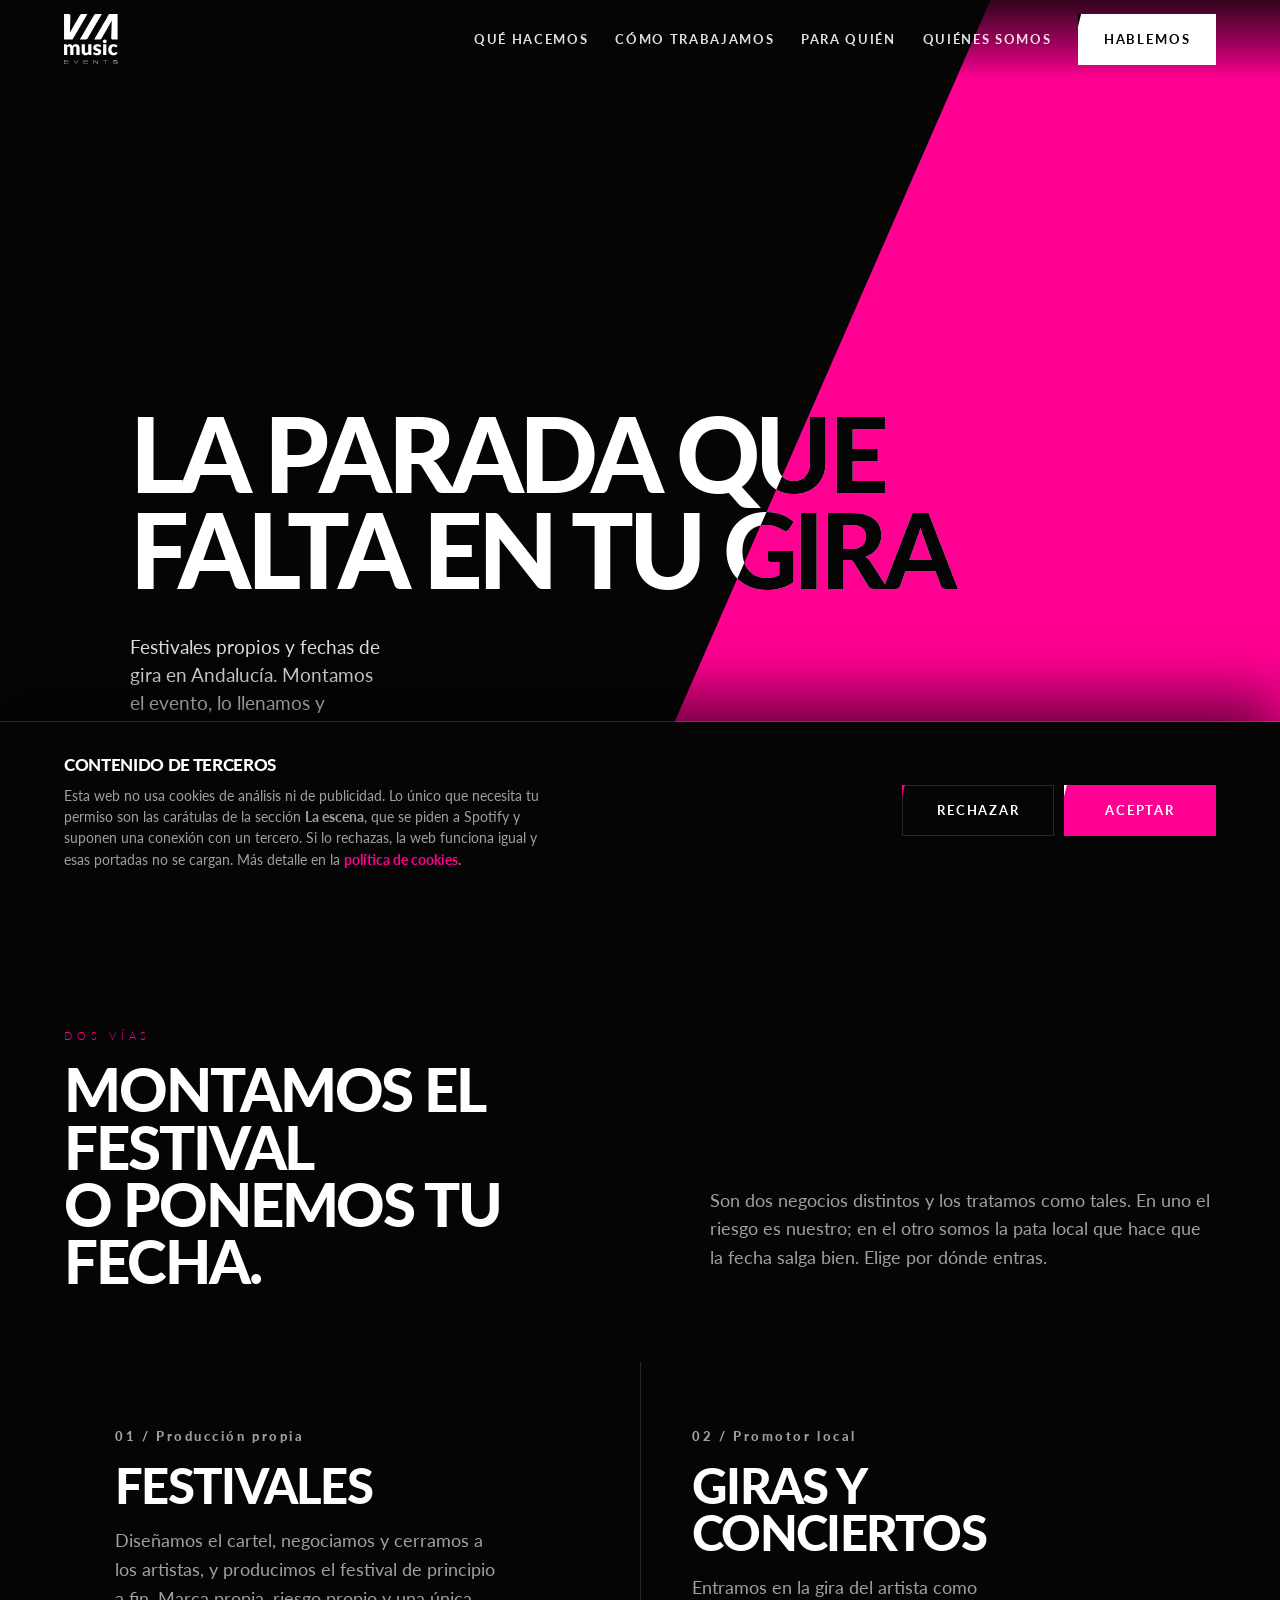
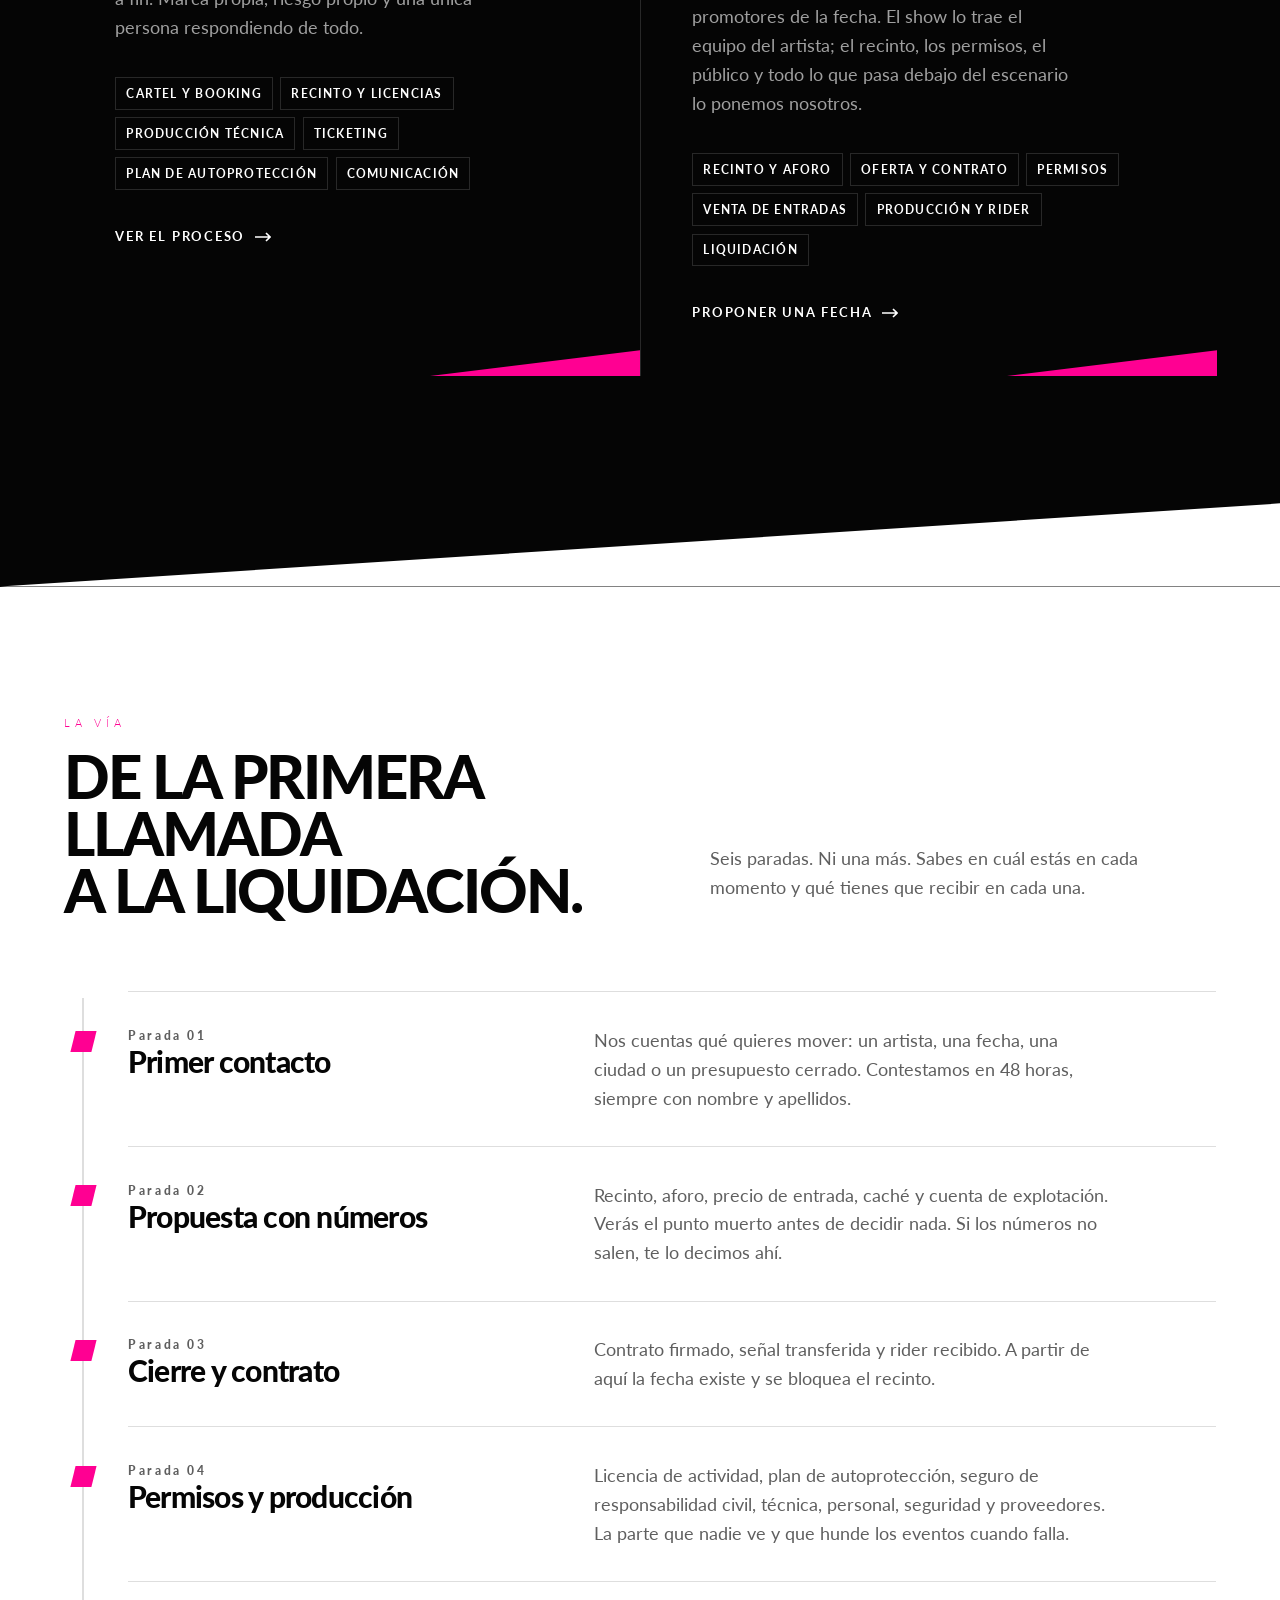
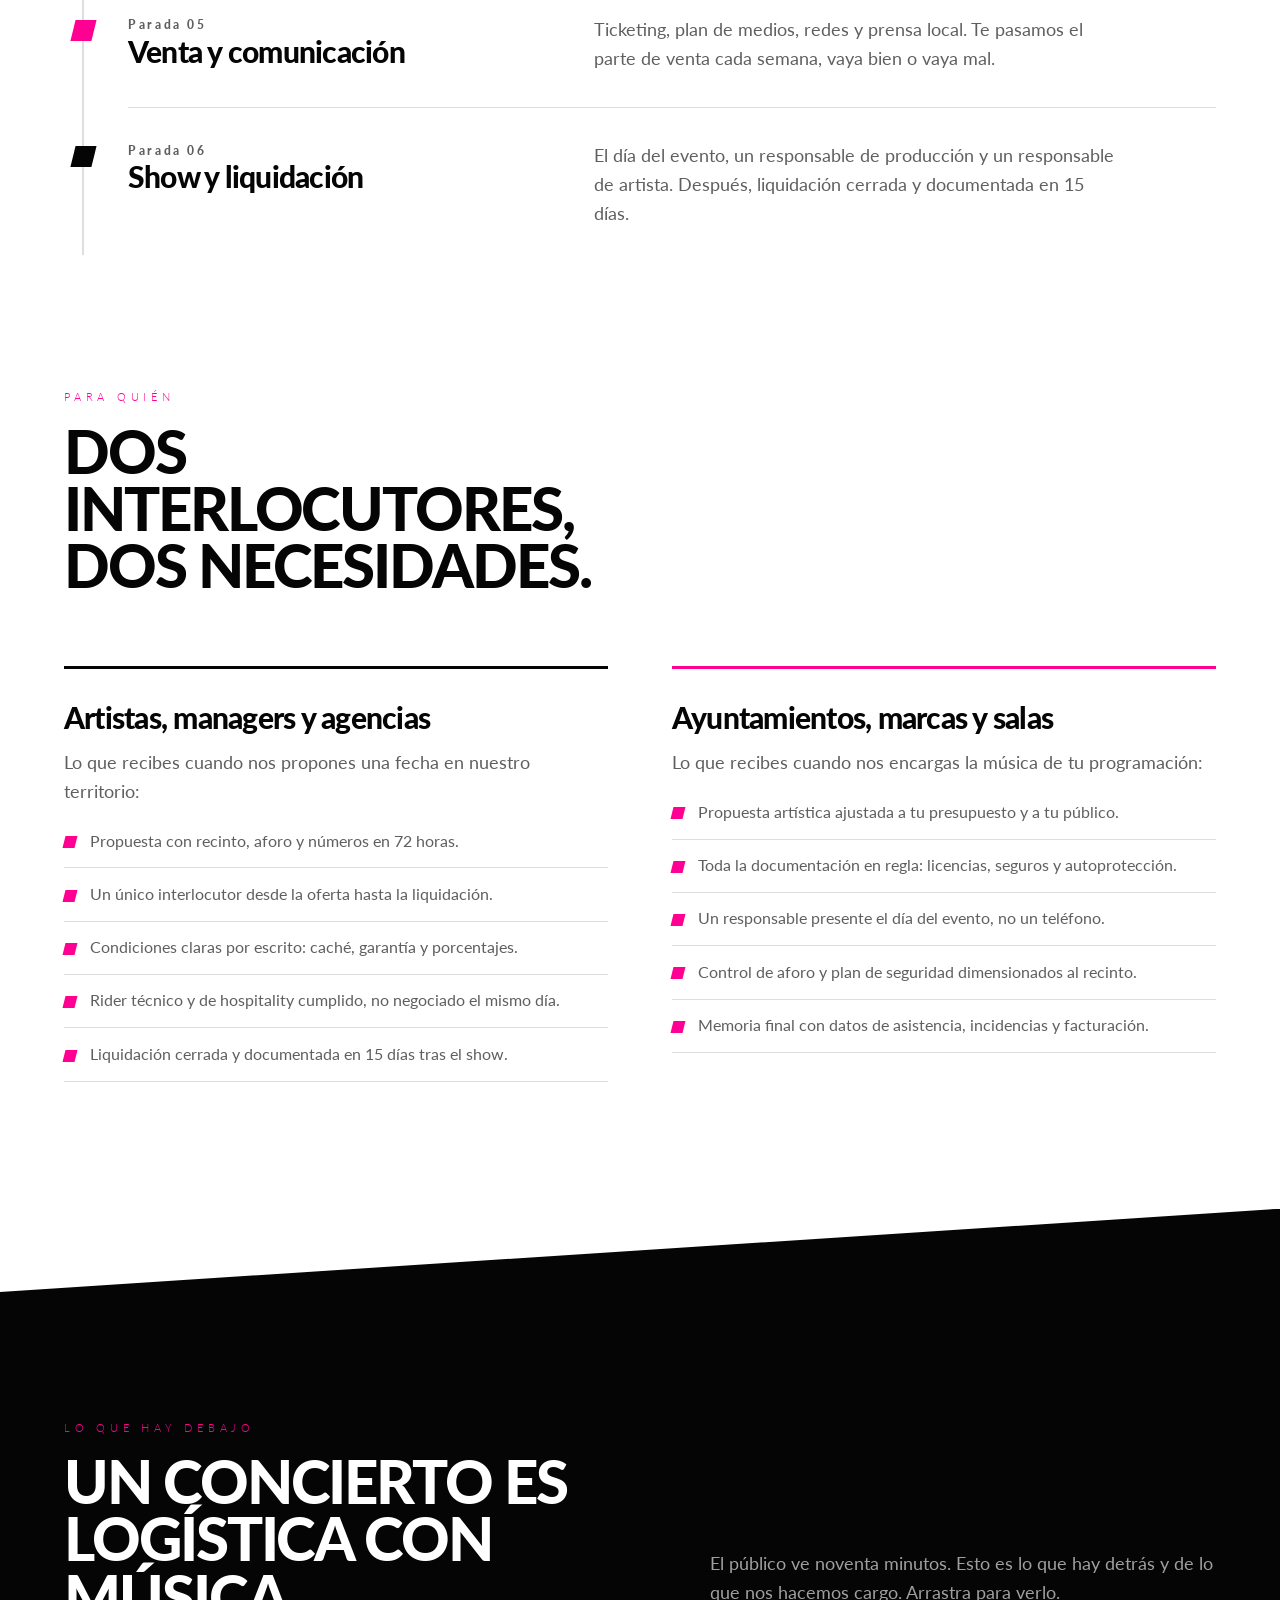
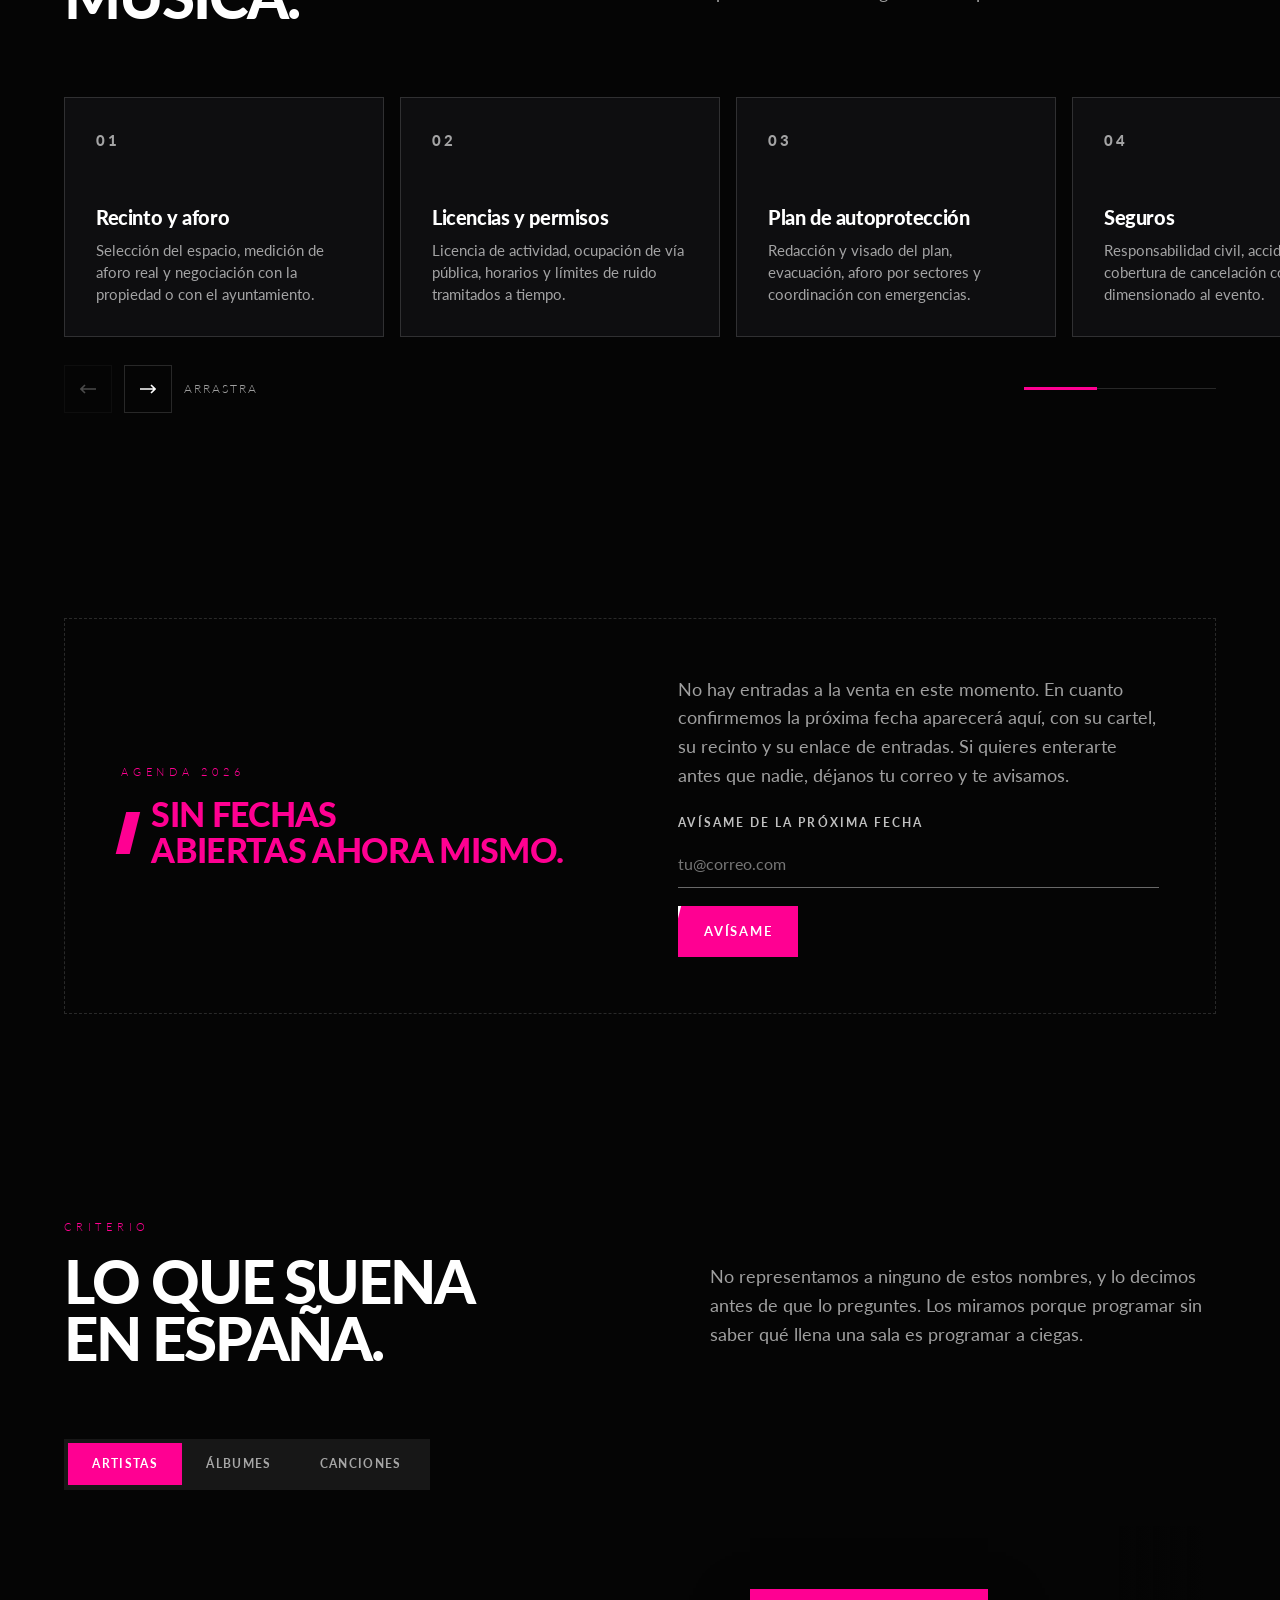
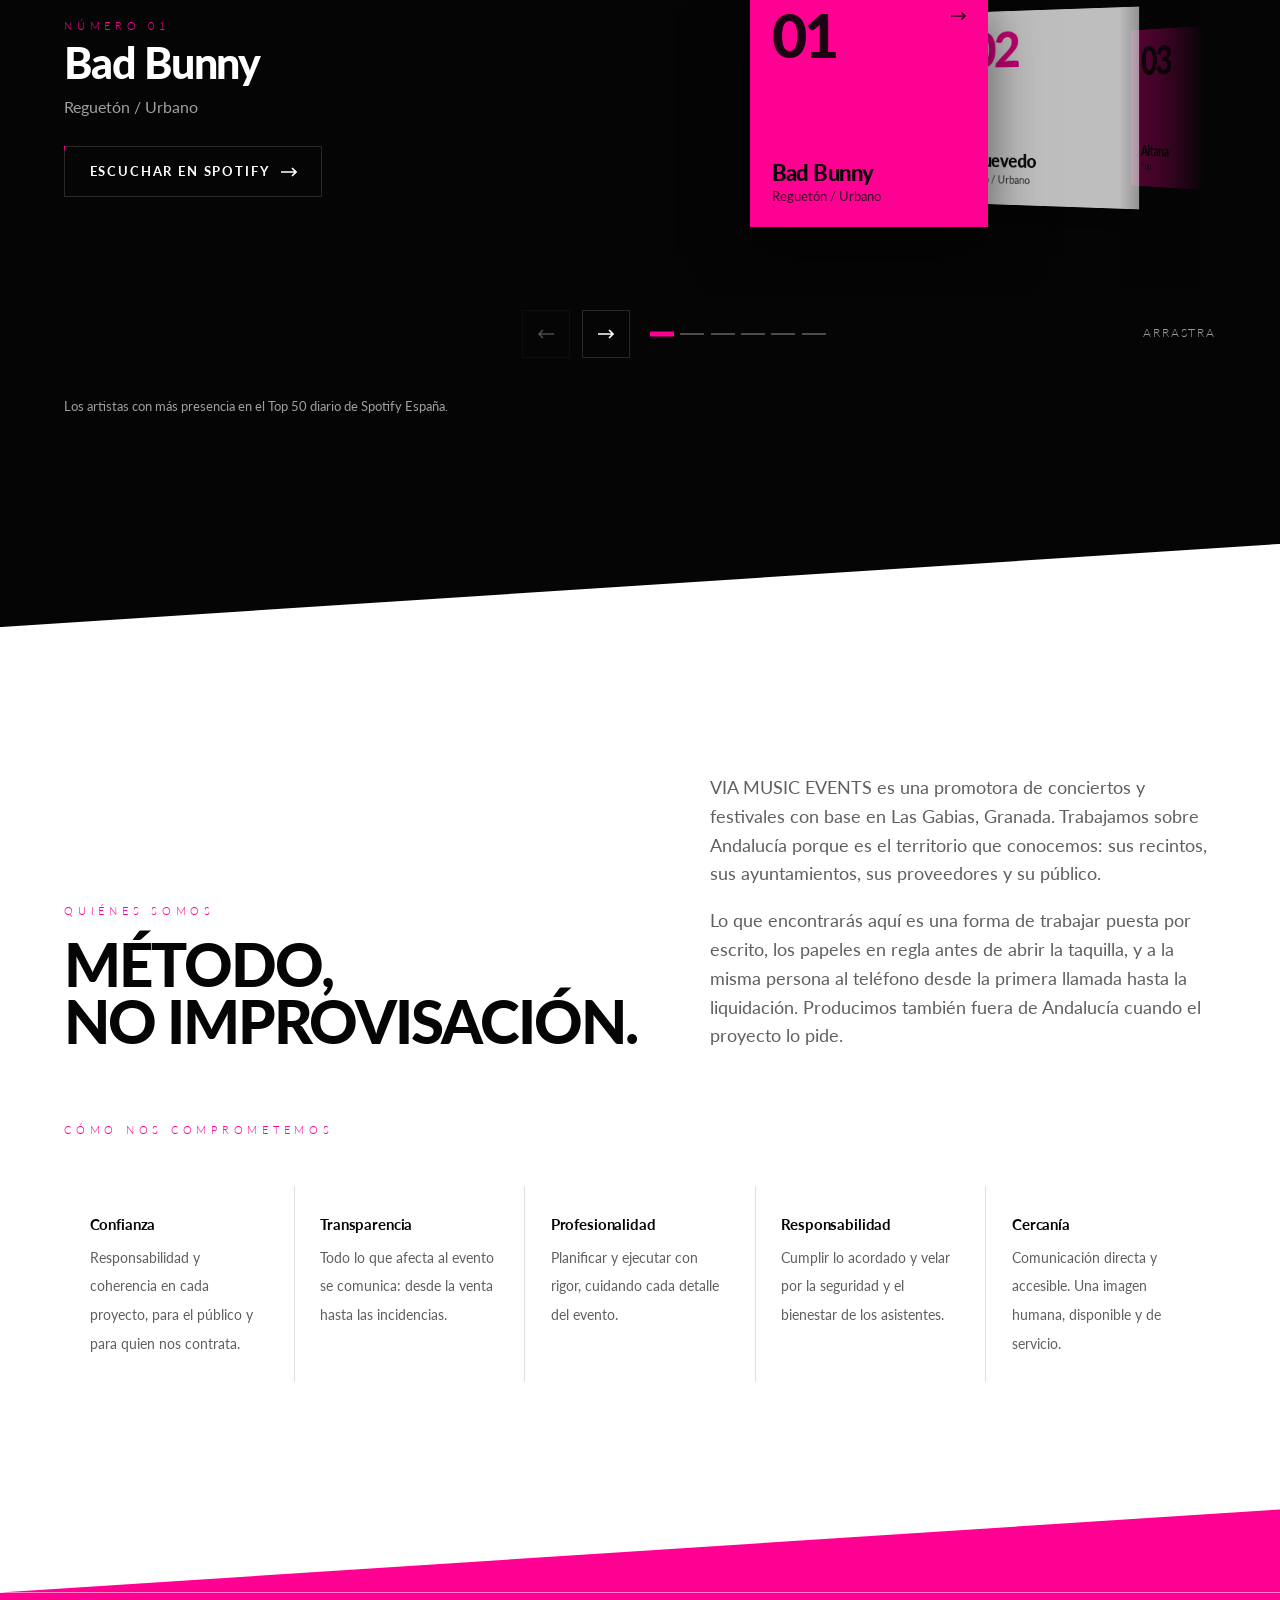
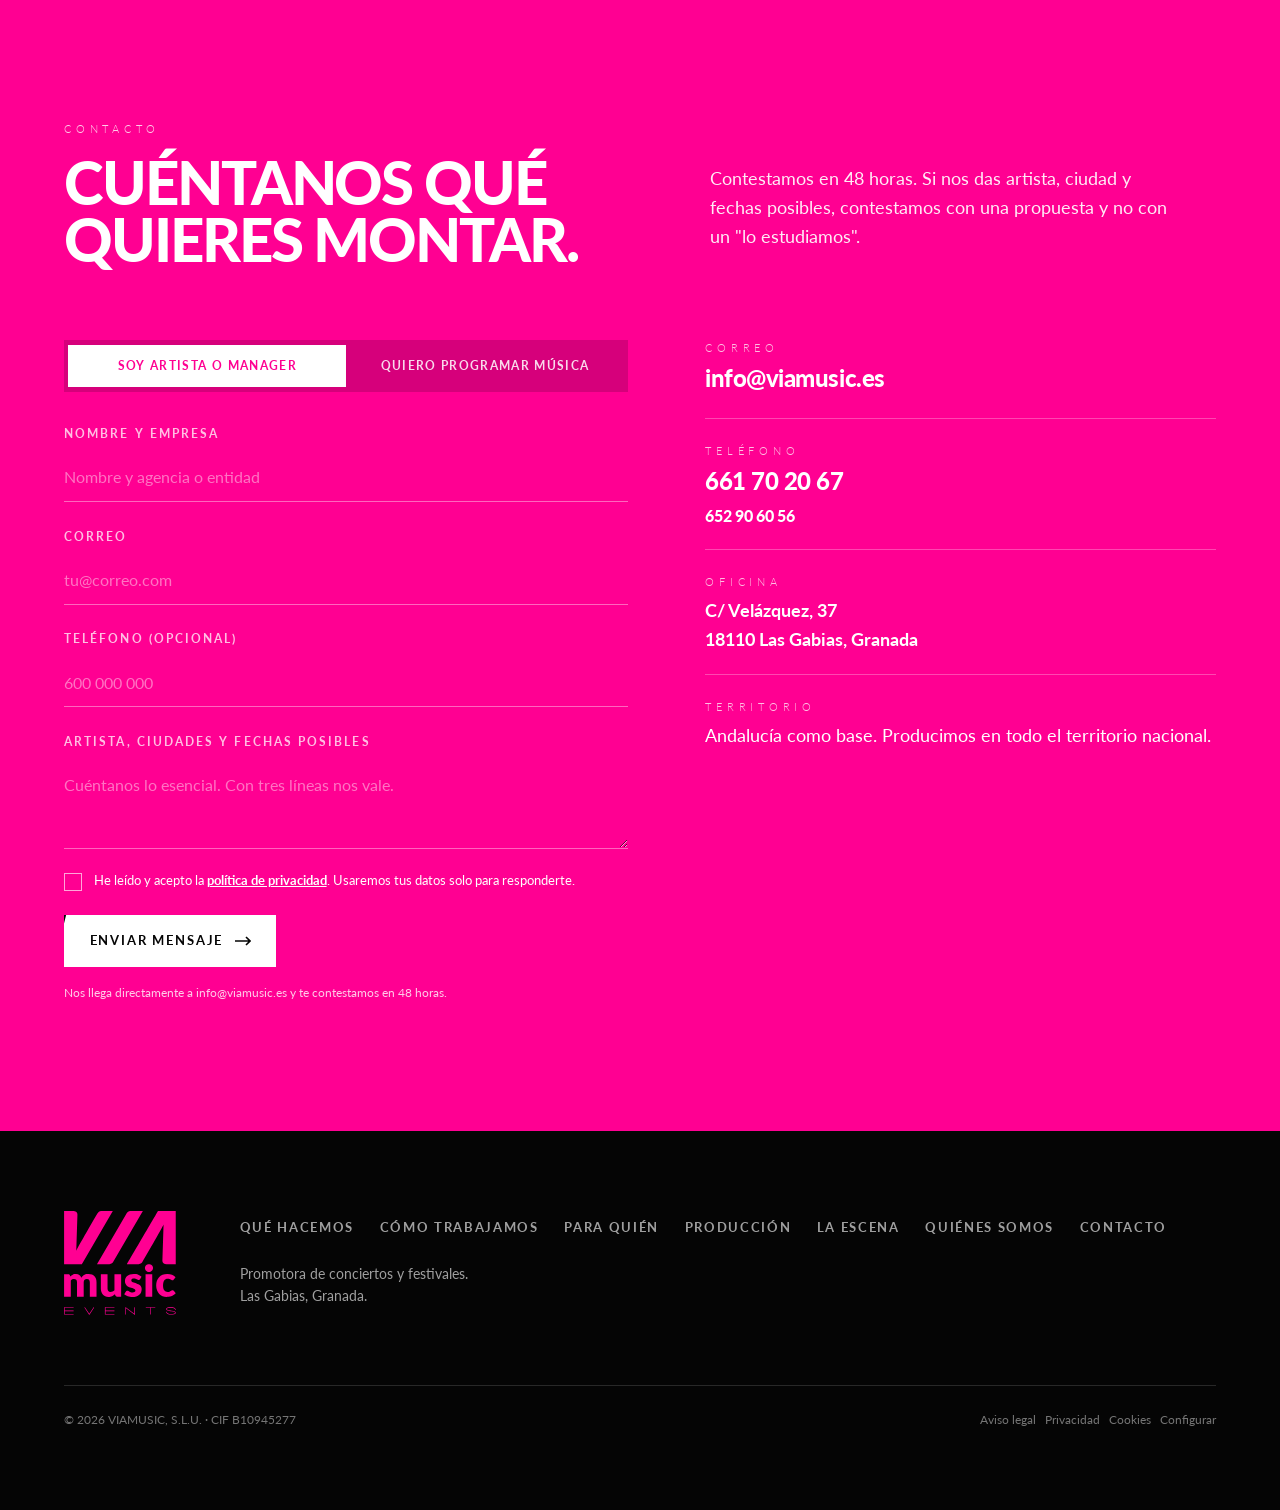
<file: index.html>
<!DOCTYPE html>
<html lang="es">
<head>
<meta charset="utf-8">
<meta name="viewport" content="width=device-width, initial-scale=1, viewport-fit=cover">
<title>VIA MUSIC EVENTS - Promotora de conciertos y festivales · Granada</title>
<meta name="description" content="Promotora de conciertos y festivales con base en Granada. Producimos festivales propios y somos promotor local de fechas de gira en Andalucía.">
<meta name="theme-color" content="#050505">
<meta property="og:title" content="VIA MUSIC EVENTS - Promotora de conciertos y festivales">
<meta property="og:description" content="Festivales propios y fechas de gira en Andalucía. Buscamos el artista, montamos el evento y respondemos de él de principio a fin.">
<meta property="og:type" content="website">
<link rel="icon" href="LOGOTIPO_2_VIA_MUSIC.svg" type="image/svg+xml">
<link rel="preconnect" href="https://fonts.googleapis.com">
<link rel="preconnect" href="https://fonts.gstatic.com" crossorigin>
<link href="https://fonts.googleapis.com/css2?family=Lato:wght@300;400;700;900&display=swap" rel="stylesheet">
<style>
/* ============================================================
   VIA MUSIC EVENTS
   Sistema derivado del manual de identidad:
   - Color: Rosa Fucsia #FF0092 / Negro #000 / Blanco #FFF
   - Tipografía: Lato (Black para display, Regular cuerpo,
     Light con tracking amplio para el registro "EVENTS")
   - Gesto de marca: el corte diagonal del logotipo (la barra
     que atraviesa la V, la I y la A). Es la firma de la página.
   ============================================================ */

:root{
  --ink:#050505;
  --ink-2:#0e0e10;
  --paper:#ffffff;
  --fucsia:#FF0092;
  --fucsia-deep:#d10078;

  --on-dark:rgba(255,255,255,.62);
  --on-dark-strong:rgba(255,255,255,.88);
  --on-light:rgba(5,5,5,.64);
  --rule-dark:rgba(255,255,255,.14);
  --rule-light:rgba(5,5,5,.13);

  --slash:14deg;                   /* ángulo del corte del logotipo */
  --gutter:clamp(1.25rem, 5vw, 5.5rem);
  --maxw:82rem;

  --ease-out:cubic-bezier(.22,.61,.36,1);
  --ease-in:cubic-bezier(.64,.39,.78,.4);   /* inversa, para el camino de vuelta */
  --t-fast:120ms;
}

*,*::before,*::after{box-sizing:border-box}
html{-webkit-text-size-adjust:100%; scroll-behavior:smooth}
body{
  margin:0;
  background:var(--ink);
  color:var(--paper);
  font-family:'Lato',system-ui,-apple-system,'Segoe UI',sans-serif;
  font-size:clamp(1rem,.94rem + .28vw,1.125rem);
  line-height:1.6;
  font-weight:400;
  -webkit-font-smoothing:antialiased;
  overflow-x:hidden;
}
img,svg{display:block;max-width:100%}
a{color:inherit;text-decoration:none}
button,input,textarea,select{font:inherit;color:inherit}

::selection{background:var(--fucsia);color:#fff}

:focus-visible{
  outline:2px solid var(--fucsia);
  outline-offset:3px;
  border-radius:2px;
}
.plate--light :focus-visible{outline-color:var(--ink)}
.plate--fucsia :focus-visible{outline-color:#fff}

.skip{
  position:absolute;left:-9999px;top:0;z-index:200;
  background:var(--fucsia);color:#fff;padding:.75rem 1.25rem;font-weight:700;
}
.skip:focus{left:0}

/* ---------- Escala tipográfica ---------------------------------
   Tracking específico por tamaño: negativo fuerte en display,
   neutro en cuerpo, muy abierto en las etiquetas (registro EVENTS).
----------------------------------------------------------------- */
.display{
  font-weight:900;
  font-size:clamp(2.7rem, 1rem + 8.6vw, 8.4rem);
  line-height:.9;
  letter-spacing:-.045em;
  text-transform:uppercase;
  margin:0;
}
.h2{
  font-weight:900;
  font-size:clamp(1.9rem,1rem + 3.4vw,4rem);
  line-height:.96;
  letter-spacing:-.035em;
  text-transform:uppercase;
  margin:0;
}
.h3{
  font-weight:900;
  font-size:clamp(1.35rem,1rem + 1.1vw,1.9rem);
  line-height:1.08;
  letter-spacing:-.025em;
  margin:0;
}
.label{
  font-weight:300;
  font-size:clamp(.62rem,.58rem + .16vw,.75rem);
  letter-spacing:.42em;
  text-transform:uppercase;
  line-height:1.4;
  margin:0;
}
.lead{
  font-size:clamp(1.05rem,1rem + .55vw,1.4rem);
  line-height:1.5;
  letter-spacing:-.01em;
  max-width:44ch;
}
.body-muted{color:var(--on-dark);max-width:56ch}
.plate--light .body-muted{color:var(--on-light)}
.small{font-size:.875rem;line-height:1.55}

/* ---------- Planchas de color ---------------------------------- */
.plate{position:relative;background:var(--ink);color:var(--paper)}
.plate--light{background:var(--paper);color:var(--ink)}
.plate--fucsia{background:var(--fucsia);color:#fff}
.wrap{
  max-width:var(--maxw);
  margin-inline:auto;
  padding-inline:var(--gutter);
}
.section{padding-block:clamp(4.5rem,10vw,9rem)}
section[id]{scroll-margin-top:clamp(3.5rem,7vw,5.5rem)}
.section--tight{padding-block:clamp(3rem,6vw,5rem)}

/* Corte diagonal entre planchas: el gesto del logotipo */
.cut{position:relative;height:clamp(2.5rem,6.5vw,6rem);margin-top:-1px;overflow:hidden}
.cut>i{
  position:absolute;inset:0;display:block;
  clip-path:polygon(0 100%,100% 0,100% 100%,0 100%);
}
.cut--to-light{background:var(--ink)}
.cut--to-light>i{background:var(--paper)}
.cut--to-dark{background:var(--paper)}
.cut--to-fucsia{background:var(--paper)}
.cut--to-dark>i{background:var(--ink)}
.cut--to-fucsia>i{background:var(--fucsia)}

/* ---------- Marca ---------------------------------------------- */
.mark{width:auto;height:100%;color:var(--fucsia)}
.mark--white{color:#fff}
.mark--ink{color:var(--ink)}

/* ---------- Barra de navegación (material translúcido) --------- */
.nav{
  position:fixed;inset-inline:0;top:0;z-index:100;
  background:linear-gradient(to bottom,rgba(5,5,5,.82),rgba(5,5,5,.34) 62%,rgba(5,5,5,0));
  transition:background 320ms var(--ease-out), backdrop-filter 320ms var(--ease-out);
}
.nav__inner{
  max-width:var(--maxw);margin-inline:auto;
  padding:.85rem var(--gutter);
  display:flex;align-items:center;gap:clamp(1rem,3vw,2.5rem);
}
.nav:not(.is-stuck) .btn--solid{background:#fff;color:var(--ink)}
.nav:not(.is-stuck) .btn--solid .btn__bg{background:var(--ink)}
.nav:not(.is-stuck) .btn--solid:hover,
.nav:not(.is-stuck) .btn--solid:focus-visible{color:#fff}
.nav.is-stuck{
  background:rgba(5,5,5,.62);
  backdrop-filter:blur(22px) saturate(170%);
  -webkit-backdrop-filter:blur(22px) saturate(170%);
}
/* Borde de scroll difuminado en lugar de una línea dura */
.nav::after{
  content:"";position:absolute;left:0;right:0;top:100%;height:2.5rem;
  background:linear-gradient(to bottom,rgba(5,5,5,.55),rgba(5,5,5,0));
  opacity:0;transition:opacity 320ms var(--ease-out);pointer-events:none;
}
.nav.is-stuck::after{opacity:1}

.nav__logo{height:clamp(2.6rem,3.9vw,3.3rem);display:block;flex:0 0 auto}
.nav__logo svg{height:100%;width:auto}
.nav__links{
  display:flex;gap:clamp(.9rem,2.1vw,2rem);margin-left:auto;align-items:center;
}
.nav__link{
  position:relative;font-size:.8rem;font-weight:700;letter-spacing:.13em;
  text-transform:uppercase;padding:.4rem 0;color:var(--on-dark-strong);
  transition:color 160ms var(--ease-out);
}
.nav__link::after{
  content:"";position:absolute;left:0;bottom:0;height:2px;width:100%;
  background:var(--fucsia);transform:scaleX(0);transform-origin:left;
  transition:transform 260ms var(--ease-out);
}
.nav__link:hover{color:#fff}
.nav__link:hover::after,.nav__link.is-active::after{transform:scaleX(1)}

/* ---------- Botones -------------------------------------------- */
.btn{
  --btn-fg:#fff;
  position:relative;display:inline-flex;align-items:center;gap:.7rem;
  padding:.95rem 1.6rem;border:0;background:none;cursor:pointer;
  font-weight:700;font-size:.82rem;letter-spacing:.14em;text-transform:uppercase;
  color:var(--btn-fg);overflow:hidden;isolation:isolate;
  transition:transform var(--t-fast) var(--ease-out), color 220ms var(--ease-out);
  touch-action:manipulation;
}
.btn__bg{
  position:absolute;inset:-2px;z-index:-1;background:var(--fucsia);
  transform:translate3d(-101%,0,0) skewX(calc(-1 * var(--slash)));
  transition:transform 420ms var(--ease-out);
}
.btn:hover .btn__bg,.btn:focus-visible .btn__bg{transform:translate3d(0,0,0) skewX(calc(-1 * var(--slash)))}
.btn:active{transform:scale(.97);transition-duration:90ms}
.btn--solid{background:var(--fucsia);color:#fff}
.btn--solid .btn__bg{background:#fff}
.btn--solid:hover,.btn--solid:focus-visible{color:var(--ink)}
.btn--outline{box-shadow:inset 0 0 0 1px var(--rule-dark)}
.plate--light .btn--outline{box-shadow:inset 0 0 0 1px var(--rule-light);--btn-fg:var(--ink)}
.plate--light .btn--outline:hover,.plate--light .btn--outline:focus-visible{color:#fff}
.plate--fucsia .btn--solid{background:#fff;color:var(--ink)}
.plate--fucsia .btn--solid .btn__bg{background:var(--ink)}
.plate--fucsia .btn--solid:hover,.plate--fucsia .btn--solid:focus-visible{color:#fff}
.btn__arrow{transition:transform 380ms var(--ease-out)}
.btn:hover .btn__arrow{transform:translateX(.3rem)}

/* ---------- Revelado en scroll --------------------------------- */
.rev{opacity:0;transform:translate3d(0,1.6rem,0);
  transition:opacity 700ms var(--ease-out),transform 700ms var(--ease-out)}
.rev.is-in{opacity:1;transform:none}
.rev[data-d="1"]{transition-delay:80ms}
.rev[data-d="2"]{transition-delay:160ms}
.rev[data-d="3"]{transition-delay:240ms}
.rev[data-d="4"]{transition-delay:320ms}
.rev[data-d="5"]{transition-delay:400ms}

/* ---------- Portada -------------------------------------------
   La composición no es un titular centrado con dos botones: es la
   construcción del propio logotipo llevada a escala de página. El
   logotipo es blanco recortado sobre fucsia; aquí el fucsia entra
   en diagonal (el mismo corte de la V, la I y la A) y el titular,
   al cruzarlo, cambia de blanco a negro. La palabra queda partida
   por el color, igual que las letras de la marca.
--------------------------------------------------------------- */
.hero{
  --band: polygon(78% -2%, 102% -2%, 102% 102%, 46% 102%);
  position:relative;
  min-height:100svh;
  display:grid;
  overflow:hidden;
  background:var(--ink);
  isolation:isolate;
}
.hero__band{
  position:absolute;inset:0;z-index:0;
  background:var(--fucsia);
  clip-path:var(--band);
  transform:translate3d(105%,0,0);
  transition:transform 1100ms var(--ease-out);
}
.is-loaded .hero__band{transform:translate3d(0,0,0)}

.hero__layer{
  grid-area:1/1;position:relative;z-index:1;
  display:flex;flex-direction:column;justify-content:flex-end;
  padding-top:clamp(7rem,17vh,11rem);
  padding-bottom:clamp(2.75rem,8vh,5.5rem);
}
/* Capa gemela recortada a la banda: misma caja, mismo salto de línea,
   sólo cambia el color. De ahí el recorte limpio del titular. */
.hero__layer--knock{
  z-index:2;color:var(--ink);pointer-events:none;
  clip-path:var(--band);
}
.hero__layer--knock .hero__rest{visibility:hidden}

.hero__h{
  font-weight:900;
  font-size:clamp(2.55rem,.6rem + 7.4vw,7.4rem);
  line-height:.92;
  letter-spacing:-.045em;
  text-transform:uppercase;
  margin:0;
  max-width:17ch;
  opacity:0;transform:translate3d(0,1.1rem,0);
  transition:opacity 800ms var(--ease-out),transform 800ms var(--ease-out);
}
.is-loaded .hero__h{opacity:1;transform:none}

.hero__rest{
  margin-top:clamp(1.75rem,4vh,3rem);
  max-width:min(26ch,22vw);
  opacity:0;transform:translate3d(0,1.1rem,0);
  transition:opacity 800ms var(--ease-out) 260ms,transform 800ms var(--ease-out) 260ms;
}
.is-loaded .hero__rest{opacity:1;transform:none}
.hero__rest p{margin:0;color:var(--on-dark-strong);font-size:clamp(1rem,.95rem + .35vw,1.18rem);line-height:1.5}

.hero__next{
  display:inline-block;margin-top:1.6rem;padding-bottom:.4rem;position:relative;
  font-weight:900;font-size:.85rem;letter-spacing:.14em;text-transform:uppercase;
}
.hero__next::before{
  content:"";position:absolute;left:0;right:0;bottom:0;height:2px;
  background:currentColor;opacity:.28;
}
.hero__next::after{
  content:"";position:absolute;left:0;bottom:0;height:2px;width:100%;
  background:var(--fucsia);transform:scaleX(0);transform-origin:left;
  transition:transform 420ms var(--ease-out);
}
.hero__next:hover::after,.hero__next:focus-visible::after{transform:scaleX(1)}

/* En pantallas estrechas la banda no puede ser una franja lateral:
   pasa a ser el suelo de la portada y el contenido se lee en negro
   sobre fucsia. Se pierde el recorte, se gana legibilidad. */
@media(max-width:56rem){
  .hero{--band: polygon(-2% 36%, 102% 22%, 102% 102%, -2% 102%)}
  .hero__layer{color:var(--ink)}
  .hero__layer--knock{display:none}
  .hero__h{font-size:clamp(2.3rem,10.4vw,3.4rem);max-width:13ch}
  .hero__rest{max-width:34ch}
  .hero__rest p{color:rgba(0,0,0,.78)}
  .hero__band{transition-duration:900ms}
}

@media (prefers-reduced-motion: reduce){
  .hero__band{transform:none}
  .hero__h,.hero__rest{opacity:1;transform:none}
}

/* ---------- Encabezado de sección ------------------------------ */
.head{
  display:grid;gap:clamp(1rem,2.5vw,2rem);
  grid-template-columns:minmax(0,1fr);
  margin-bottom:clamp(2.5rem,6vw,4.5rem);
  align-items:end;
}
@media(min-width:60rem){
  .head{grid-template-columns:minmax(0,1.15fr) minmax(0,1fr);gap:clamp(2rem,5vw,5rem)}
}
.head__label{color:var(--fucsia);margin-bottom:1.1rem}
.plate--fucsia .head__label{color:#fff;opacity:.8}

/* ---------- Las dos vías (qué hacemos) ------------------------- */
.doors{display:grid;gap:1px;background:var(--rule-dark)}
@media(min-width:56rem){.doors{grid-template-columns:1fr 1fr}}
.door{
  position:relative;background:var(--ink);
  padding:clamp(1.75rem,4vw,3.25rem);
  overflow:hidden;isolation:isolate;
  transition:background 400ms var(--ease-out);
  will-change:transform;
}
.door::before{
  content:"";position:absolute;inset:-3px;z-index:-1;background:var(--fucsia);
  transform:translate3d(0,101%,0) skewY(calc(-1 * var(--slash) / 2));
  transition:transform 620ms var(--ease-out);
}
.door:hover::before,.door:focus-within::before{transform:translate3d(0,0,0) skewY(calc(-1 * var(--slash) / 2))}
.door__num{
  font-weight:900;font-size:.8rem;letter-spacing:.2em;color:var(--fucsia);
  transition:color 300ms var(--ease-out);
}
.door:hover .door__num{color:#fff}
.door__title{margin:.9rem 0 1rem}
.door__title .h2{font-size:clamp(1.8rem,1rem + 2.6vw,3.1rem)}
.door p{color:var(--on-dark);transition:color 400ms var(--ease-out);max-width:38ch}
.door:hover p{color:rgba(255,255,255,.9)}
.door__list{
  list-style:none;margin:clamp(1.5rem,3vw,2.25rem) 0 0;padding:0;
  display:flex;flex-wrap:wrap;gap:.45rem;
}
.door__list li{
  font-size:.76rem;font-weight:700;letter-spacing:.1em;text-transform:uppercase;
  padding:.42rem .7rem;box-shadow:inset 0 0 0 1px var(--rule-dark);
  transition:box-shadow 400ms var(--ease-out);
}
.door:hover .door__list li{box-shadow:inset 0 0 0 1px rgba(255,255,255,.45)}
.door__go{
  display:inline-flex;align-items:center;gap:.6rem;margin-top:clamp(1.5rem,3vw,2.25rem);
  font-weight:700;font-size:.8rem;letter-spacing:.14em;text-transform:uppercase;
}
.door__go svg{transition:transform 380ms var(--ease-out)}
.door:hover .door__go svg{transform:translateX(.35rem)}

/* ---------- La vía: el proceso --------------------------------- */
.route{
  --route-pad:clamp(2.25rem,5vw,4.5rem);
  --spine-x:clamp(.6rem,1.4vw,1.4rem);
  --dot:clamp(1rem,1.7vw,1.3rem);
  position:relative;padding-left:var(--route-pad);
}
.route__spine{
  position:absolute;left:var(--spine-x);top:.4rem;bottom:.4rem;width:2px;
  background:var(--rule-light);
}
.route__spine i{
  position:absolute;inset-inline:0;top:0;height:var(--p,0%);
  background:var(--fucsia);transition:height 160ms linear;display:block;
}
.stop{position:relative;padding-block:clamp(1.35rem,3vw,2.1rem);border-top:1px solid var(--rule-light)}
.stop:first-child{border-top:0;padding-top:0}
.stop__dot{
  position:absolute;
  left:calc(var(--spine-x) - var(--route-pad) - var(--dot)/2 + 1px);
  top:clamp(1.6rem,3.2vw,2.4rem);
  width:var(--dot);height:var(--dot);
  background:var(--ink);transform:skewX(calc(-1 * var(--slash)));
  transition:background 380ms var(--ease-out),transform 380ms var(--ease-out);
}
.stop:first-child .stop__dot{top:.15rem}
.stop.is-in .stop__dot{background:var(--fucsia)}
.stop__grid{display:grid;gap:.5rem clamp(1.5rem,4vw,3.5rem)}
@media(min-width:52rem){.stop__grid{grid-template-columns:minmax(0,.9fr) minmax(0,1.35fr);align-items:start}}
.stop__n{
  font-weight:900;font-size:.75rem;letter-spacing:.22em;color:var(--fucsia);
  margin-bottom:.5rem;
}
.stop p{margin:0;color:var(--on-light);max-width:52ch}

/* ---------- Para quién ------------------------------------------ */
.who{display:grid;gap:clamp(2rem,5vw,4rem)}
@media(min-width:56rem){.who{grid-template-columns:1fr 1fr}}
.who__col{border-top:3px solid var(--ink);padding-top:clamp(1.25rem,3vw,2rem)}
.who__col:last-child{border-top-color:var(--fucsia)}
.who__list{list-style:none;margin:1.5rem 0 0;padding:0;display:grid;gap:.9rem}
.who__list li{
  display:grid;grid-template-columns:auto 1fr;gap:.85rem;align-items:start;
  padding-bottom:.9rem;border-bottom:1px solid var(--rule-light);
  color:var(--on-light);font-size:.98rem;line-height:1.5;
}
.who__list li::before{
  content:"";width:.75rem;height:.75rem;margin-top:.42rem;
  background:var(--fucsia);transform:skewX(calc(-1 * var(--slash)));
}

/* ---------- Carril de producción (arrastrable) ------------------ */
.rail{position:relative;margin-top:clamp(2rem,4vw,3rem)}
.rail__viewport{
  overflow:hidden;cursor:grab;
  margin-inline:calc(-1 * var(--gutter));
  padding-inline:var(--gutter);
  touch-action:pan-y;
  -webkit-user-select:none;user-select:none;
}
.rail__viewport.is-dragging{cursor:grabbing}
.rail__track{display:flex;gap:1rem;will-change:transform}
.card{
  flex:0 0 clamp(15rem,26vw,20rem);
  background:var(--ink-2);
  padding:clamp(1.35rem,2.6vw,2rem);
  min-height:clamp(12rem,20vw,15rem);
  display:flex;flex-direction:column;justify-content:space-between;
  box-shadow:inset 0 0 0 1px var(--rule-dark);
  position:relative;overflow:hidden;isolation:isolate;
  transition:box-shadow 350ms var(--ease-out);
}
.card::before{
  content:"";position:absolute;left:0;right:0;bottom:0;height:3px;background:var(--fucsia);
  transform:scaleX(0);transform-origin:left;transition:transform 450ms var(--ease-out);
}
.card:hover::before{transform:scaleX(1)}
.card:hover{box-shadow:inset 0 0 0 1px rgba(255,255,255,.3)}
.card__k{font-weight:900;font-size:.72rem;letter-spacing:.2em;color:var(--fucsia)}
.card__t{margin:auto 0 .6rem;font-weight:900;font-size:1.22rem;line-height:1.15;letter-spacing:-.02em}
.card p{margin:0;color:var(--on-dark);font-size:.92rem;line-height:1.5}
.rail__controls{display:flex;align-items:center;gap:.75rem;margin-top:1.75rem}
.rail__btn{
  width:3rem;height:3rem;display:grid;place-items:center;background:none;border:0;
  box-shadow:inset 0 0 0 1px var(--rule-dark);cursor:pointer;
  transition:background var(--t-fast) var(--ease-out),transform var(--t-fast) var(--ease-out),box-shadow 200ms var(--ease-out);
}
.rail__btn:hover{background:var(--fucsia);box-shadow:inset 0 0 0 1px var(--fucsia)}
.rail__btn:active{transform:scale(.94)}
.rail__btn[disabled]{opacity:.28;pointer-events:none}
.rail__hint{color:var(--on-dark);font-size:.78rem;letter-spacing:.16em;text-transform:uppercase;font-weight:300}
.rail__bar{flex:1;height:1px;background:var(--rule-dark);position:relative;margin-left:auto;max-width:12rem}
.rail__bar i{position:absolute;left:0;top:-1px;height:3px;background:var(--fucsia);width:20%}

/* ---------- Agenda: estado vacío honesto ------------------------ */
.agenda{
  border:1px dashed var(--rule-dark);
  padding:clamp(1.75rem,5vw,3.5rem);
  display:grid;gap:clamp(1.5rem,3vw,2.5rem);
}
@media(min-width:56rem){.agenda{grid-template-columns:minmax(0,1fr) minmax(0,1fr);align-items:center;gap:clamp(2rem,6vw,5rem)}}
.agenda__empty{
  display:flex;align-items:center;gap:1rem;color:var(--fucsia);
  font-weight:900;letter-spacing:-.02em;font-size:clamp(1.35rem,1rem + 1.4vw,2.1rem);
  line-height:1.05;text-transform:uppercase;
}
.agenda__empty i{width:.9rem;height:2.6rem;background:var(--fucsia);flex:0 0 auto;
  transform:skewX(calc(-1 * var(--slash)))}

/* ---------- Formularios ----------------------------------------- */
.field{display:grid;gap:.45rem;margin-bottom:1.1rem}
.field span{font-size:.72rem;font-weight:700;letter-spacing:.18em;text-transform:uppercase;opacity:.75}
.input{
  width:100%;background:transparent;border:0;border-bottom:1px solid rgba(255,255,255,.4);
  padding:.7rem 0;font-size:1rem;transition:border-color 220ms var(--ease-out);
}
.input::placeholder{color:rgba(255,255,255,.45)}
.input:focus{outline:none;border-bottom-color:#fff}
.input:focus-visible{outline:none;border-bottom-width:2px}
textarea.input{resize:vertical;min-height:5.5rem}

/* Selector segmentado con indicador por muelle */
.seg{position:relative;display:flex;padding:.28rem;background:rgba(0,0,0,.16);margin-bottom:1.6rem}
.seg__ind{
  position:absolute;top:.28rem;bottom:.28rem;left:.28rem;background:#fff;
  will-change:transform,width;z-index:0;
}
.seg button{
  position:relative;z-index:1;flex:1;border:0;background:none;cursor:pointer;
  padding:.72rem .5rem;font-size:.76rem;font-weight:700;letter-spacing:.11em;
  text-transform:uppercase;color:rgba(255,255,255,.85);
  transition:color 240ms var(--ease-out),transform var(--t-fast) var(--ease-out);
}
.seg button[aria-pressed="true"]{color:var(--fucsia)}
.seg button:active{transform:scale(.97)}

.contact{display:grid;gap:clamp(2.25rem,6vw,5rem)}
@media(min-width:60rem){.contact{grid-template-columns:minmax(0,1.05fr) minmax(0,.95fr)}}
.contact__data{display:grid;gap:1.5rem;align-content:start}
.contact__row{display:grid;gap:.2rem;padding-bottom:1.25rem;border-bottom:1px solid rgba(255,255,255,.28)}
.contact__row a{font-weight:900;font-size:clamp(1.05rem,1rem + .7vw,1.5rem);letter-spacing:-.02em;
  display:inline-block;transition:transform 260ms var(--ease-out)}
.contact__row a:hover{transform:translateX(.35rem)}
.form__note{font-size:.78rem;opacity:.8;margin:1rem 0 0}
.form__ok{
  margin-top:1rem;padding:.9rem 1.1rem;background:#fff;color:var(--ink);
  font-weight:700;font-size:.85rem;display:none;
}
.form__ok.is-on{display:block}

/* ---------- Valores --------------------------------------------- */
.values{list-style:none;margin:clamp(2rem,4vw,3rem) 0 0;padding:0;display:grid;gap:1px;background:var(--rule-light)}
@media(min-width:40rem){.values{grid-template-columns:repeat(2,1fr)}}
@media(min-width:64rem){.values{grid-template-columns:repeat(5,1fr)}}
.values li{background:var(--paper);padding:clamp(1.1rem,2.2vw,1.6rem);position:relative;overflow:hidden}
.values li::after{
  content:"";position:absolute;left:0;bottom:0;width:100%;height:3px;background:var(--fucsia);
  transform:scaleX(0);transform-origin:left;transition:transform 420ms var(--ease-out);
}
.values li:hover::after{transform:scaleX(1)}
.values strong{display:block;font-size:.95rem;letter-spacing:-.01em;margin-bottom:.35rem}
.values span{font-size:.86rem;line-height:1.45;color:var(--on-light)}

/* ---------- Pie -------------------------------------------------- */
.foot{padding-block:clamp(3rem,7vw,5rem)}
.foot__top{display:grid;gap:clamp(2rem,5vw,4rem);align-items:start}
@media(min-width:52rem){.foot__top{grid-template-columns:auto 1fr}}
.foot__logo{height:clamp(4.5rem,9vw,6.5rem)}
.foot__logo svg{height:100%;width:auto}
.foot__nav{list-style:none;margin:0;padding:0;display:flex;flex-wrap:wrap;gap:.6rem 1.6rem}
.foot__nav a{font-size:.8rem;font-weight:700;letter-spacing:.13em;text-transform:uppercase;color:var(--on-dark)}
.foot__nav a:hover{color:var(--fucsia)}
.foot__legal{
  margin-top:clamp(2.5rem,6vw,4rem);padding-top:1.5rem;border-top:1px solid var(--rule-dark);
  display:flex;flex-wrap:wrap;gap:.5rem 1.5rem;justify-content:space-between;
  font-size:.78rem;color:rgba(255,255,255,.45);
}

/* ---------- Menú móvil (material que se materializa) ------------- */
.burger{
  display:none;margin-left:auto;width:2.75rem;height:2.75rem;background:none;border:0;
  cursor:pointer;place-items:center;
}
.burger i{display:block;width:1.35rem;height:2px;background:#fff;position:relative;
  transition:background 200ms var(--ease-out)}
.burger i::before,.burger i::after{
  content:"";position:absolute;left:0;width:100%;height:2px;background:#fff;
  transition:transform 320ms var(--ease-out);
}
.burger i::before{top:-6px}.burger i::after{top:6px}
.menu{
  position:fixed;inset:0;z-index:99;background:rgba(5,5,5,.86);
  backdrop-filter:blur(0px);-webkit-backdrop-filter:blur(0px);
  display:flex;flex-direction:column;justify-content:center;gap:.35rem;
  padding:var(--gutter);opacity:0;pointer-events:none;visibility:hidden;
}
.menu[hidden]{display:none}
.menu.is-open{opacity:1;pointer-events:auto;visibility:visible}
.menu a{
  font-weight:900;font-size:clamp(1.8rem,9vw,3rem);letter-spacing:-.035em;text-transform:uppercase;
  line-height:1.08;transform:translate3d(0,.6rem,0);opacity:0;
  transition:transform 460ms var(--ease-out),opacity 460ms var(--ease-out),color 180ms var(--ease-out);
}
.menu.is-open a{transform:none;opacity:1}
.menu.is-open a:nth-child(2){transition-delay:40ms}
.menu.is-open a:nth-child(3){transition-delay:80ms}
.menu.is-open a:nth-child(4){transition-delay:120ms}
.menu.is-open a:nth-child(5){transition-delay:160ms}
.menu a:hover{color:var(--fucsia)}
@media(max-width:56rem){
  .nav__links{display:none}
  .burger{display:grid}
  .hero__meta{display:none}
}

/* ---------- Preferencias del sistema ----------------------------- */
@media (prefers-reduced-motion: reduce){
  html{scroll-behavior:auto}
  *,*::before,*::after{
    animation-duration:.01ms !important;animation-iteration-count:1 !important;
    transition-duration:180ms !important;
  }
  .rev{transform:none}
  .line>i{transform:none !important}
  .rail__viewport{overflow-x:auto;cursor:auto;touch-action:auto}
  .hero__scroll i{animation:none;transform:scaleX(1)}
}
@media (prefers-reduced-transparency: reduce){
  .nav.is-stuck{background:#050505;backdrop-filter:none;-webkit-backdrop-filter:none}
  .menu{background:#050505;backdrop-filter:none !important;-webkit-backdrop-filter:none !important}
}
@media (prefers-contrast: more){
  :root{--on-dark:rgba(255,255,255,.85);--on-light:rgba(5,5,5,.85);
    --rule-dark:rgba(255,255,255,.4);--rule-light:rgba(5,5,5,.4)}
  .nav.is-stuck{background:#000}
}
@media print{
  .nav,.menu,.rail__controls{display:none}
  body{background:#fff;color:#000}
}


/* ---------- La escena (carrusel con profundidad) ----------------
   Fundas de disco en un escenario con perspectiva: la activa de
   frente y las demás girando hacia el fondo. Sin carátulas
   (tienen derechos y esta web no usa imágenes), así que la funda
   es tipográfica: número, título y artista sobre plancha plana.
   Se arrastra con el dedo y la inercia la resuelve el mismo muelle
   que el carril de producción.
----------------------------------------------------------------- */
.chart{margin-top:clamp(1rem,3vw,2rem)}

.chart__tabs{
  position:relative;display:inline-flex;padding:.28rem;
  background:rgba(255,255,255,.07);margin-bottom:clamp(1.35rem,3vw,2.25rem);
  max-width:100%;
}
.chart__ind{position:absolute;top:.28rem;bottom:.28rem;left:.28rem;background:var(--fucsia);z-index:0}
.chart__tabs button{
  position:relative;z-index:1;border:0;background:none;cursor:pointer;
  padding:.7rem clamp(.8rem,2.4vw,1.5rem);
  font-size:.76rem;font-weight:700;letter-spacing:.11em;text-transform:uppercase;
  color:var(--on-dark);white-space:nowrap;
  transition:color 240ms var(--ease-out),transform var(--t-fast) var(--ease-out);
}
.chart__tabs button[aria-pressed="true"]{color:#fff}
.chart__tabs button:hover{color:#fff}
.chart__tabs button:active{transform:scale(.97)}

.flow{display:grid;column-gap:clamp(1.75rem,4vw,3.5rem);row-gap:clamp(.75rem,1.6vw,1.25rem);align-items:center}
@media(min-width:64rem){.flow{grid-template-columns:minmax(0,.82fr) minmax(0,1.4fr)}}

/* Panel del disco activo */
.flow__now{order:2;display:grid;gap:.55rem;align-content:start}
@media(min-width:64rem){.flow__now{order:0}}
.flow__rank{color:var(--fucsia);margin:0}
.flow__t{
  font-weight:900;font-size:clamp(1.6rem,1rem + 2.1vw,2.9rem);line-height:1;
  letter-spacing:-.035em;margin:0;overflow-wrap:anywhere;
}
.flow__m{margin:0;color:var(--on-dark);font-size:1rem}
.flow__now .btn{margin-top:1.1rem;justify-self:start}

/* Escenario */
.flow__stage{
  order:1;position:relative;
  height:clamp(286px,32vw,364px);
  perspective:1500px;perspective-origin:42% 50%;
  overflow:hidden;cursor:grab;touch-action:pan-y;
  -webkit-user-select:none;user-select:none;
  margin-inline:calc(-1 * var(--gutter));
}
@media(min-width:64rem){.flow__stage{order:0;margin-inline:0}}
.flow__stage.is-dragging{cursor:grabbing}
.flow__track{position:absolute;inset:0;transform-style:preserve-3d}
.flow__stage::after{
  content:"";position:absolute;top:0;right:0;bottom:0;width:14%;z-index:300;
  background:linear-gradient(to right,rgba(5,5,5,0),var(--ink) 88%);
  pointer-events:none;
}
.flow__stage.is-flat::after{display:none}

.sleeve{
  position:absolute;top:50%;left:50%;
  width:min(238px,56vw);aspect-ratio:1/1;
  margin:0;padding:0;border:0;
  display:flex;flex-direction:column;justify-content:space-between;
  text-align:left;
  padding:clamp(.9rem,2.4vw,1.35rem);
  background:var(--sleeve-bg);color:var(--sleeve-fg);
  box-shadow:0 24px 50px rgba(0,0,0,.55);
  backface-visibility:hidden;
  will-change:transform,opacity;
  transition:box-shadow 400ms var(--ease-out);
}
.sleeve--claro .sleeve__n{color:var(--fucsia);opacity:1}
.sleeve__n{
  position:relative;z-index:2;
  font-weight:900;font-size:clamp(2.6rem,7vw,3.8rem);line-height:.8;
  letter-spacing:-.05em;opacity:.9;
}
.sleeve > span:last-of-type{position:relative;z-index:2}

/* Carátula oficial servida por el oEmbed público de Spotify. Hasta que
   llega (o si no llega) la funda se queda en su plancha de color, que
   ya funciona por sí sola. */
.sleeve__art{
  position:absolute;inset:0;z-index:0;
  background-size:cover;background-position:center;
  opacity:0;transition:opacity 520ms var(--ease-out);
}
.sleeve__art.is-on{opacity:1}
/* Velo para que el número y el título sigan leyéndose sobre la foto */
.sleeve__art.is-on::after{
  content:"";position:absolute;inset:0;
  background:linear-gradient(to top,rgba(0,0,0,.88) 0%,rgba(0,0,0,.5) 44%,rgba(0,0,0,.46) 100%);
}
.sleeve.has-cover{color:#fff}
.sleeve.has-cover .sleeve__n{opacity:1;text-shadow:0 2px 14px rgba(0,0,0,.5)}
.sleeve.has-cover .sleeve__a{opacity:.9}
.sleeve__t{
  font-weight:900;font-size:clamp(1.05rem,.95rem + .6vw,1.4rem);line-height:1.05;
  letter-spacing:-.025em;overflow-wrap:anywhere;margin:0 0 .3rem;
}
.sleeve__a{font-size:.82rem;opacity:.78;display:block;line-height:1.3}
.sleeve__go{
  position:absolute;top:clamp(.9rem,2.4vw,1.35rem);right:clamp(.9rem,2.4vw,1.35rem);
  opacity:0;transition:opacity 320ms var(--ease-out);
}
.sleeve.is-active .sleeve__go{opacity:.85}

/* Mandos */
.flow__nav{
  order:3;display:flex;align-items:center;gap:.75rem;
  margin-top:clamp(1.25rem,3vw,2rem);
}
@media(min-width:64rem){.flow__nav{grid-column:2;order:0;margin-top:0}}
.flow__btn{
  width:3rem;height:3rem;display:grid;place-items:center;background:none;border:0;
  box-shadow:inset 0 0 0 1px var(--rule-dark);cursor:pointer;color:#fff;
  transition:background var(--t-fast) var(--ease-out),transform var(--t-fast) var(--ease-out),box-shadow 200ms var(--ease-out);
}
.flow__btn:hover{background:var(--fucsia);box-shadow:inset 0 0 0 1px var(--fucsia)}
.flow__btn:active{transform:scale(.94)}
.flow__btn[disabled]{opacity:.28;pointer-events:none}
.flow__dots{display:flex;gap:.4rem;margin-left:.5rem}
.flow__dots button{
  width:1.5rem;height:2px;border:0;padding:0;background:rgba(255,255,255,.28);cursor:pointer;
  transition:background 260ms var(--ease-out),transform 260ms var(--ease-out);
}
.flow__dots button[aria-current="true"]{background:var(--fucsia);transform:scaleY(2.5)}
.flow__hint{
  margin-left:auto;color:var(--on-dark);font-size:.72rem;letter-spacing:.16em;
  text-transform:uppercase;font-weight:300;
}

.chart__foot{
  margin:clamp(1.75rem,3vw,2.5rem) 0 0;font-size:.82rem;color:var(--on-dark);max-width:62ch;
}

/* Sin 3D si el sistema pide menos movimiento: fila plana y desplazable */
.flow__stage.is-flat{perspective:none;overflow-x:auto;overflow-y:hidden;cursor:auto;touch-action:auto}
.flow__stage.is-flat .flow__track{position:static;display:flex;gap:1rem;padding:1rem var(--gutter);height:100%;align-items:center}
.flow__stage.is-flat .sleeve{position:static;flex:0 0 auto;transform:none !important;opacity:1 !important;box-shadow:none;outline:1px solid var(--rule-dark)}
.flow__stage.is-flat .sleeve__go{opacity:.85}

/* ---------- Aviso de cookies -----------------------------------
   Aparece sólo si el visitante no ha decidido todavía. Aceptar y
   rechazar tienen el mismo peso visual y el mismo número de clics,
   como exige la guía de la AEPD.
----------------------------------------------------------------- */
.cookies{
  position:fixed;left:0;right:0;bottom:0;z-index:120;
  background:var(--ink);
  box-shadow:0 -1px 0 var(--rule-dark),0 -24px 60px rgba(0,0,0,.6);
  transform:translate3d(0,110%,0);
  transition:transform 620ms var(--ease-out);
  padding:clamp(1.25rem,3vw,1.9rem) 0;
}
.cookies.is-up{transform:translate3d(0,0,0)}
.cookies__in{
  max-width:var(--maxw);margin-inline:auto;padding-inline:var(--gutter);
  display:grid;gap:clamp(1rem,2.5vw,2rem);align-items:center;
}
@media(min-width:56rem){.cookies__in{grid-template-columns:minmax(0,1fr) auto}}
.cookies__t{
  font-weight:900;text-transform:uppercase;letter-spacing:-.02em;
  font-size:1.05rem;margin:0 0 .4rem;
}
.cookies__p{margin:0;color:var(--on-dark);font-size:.88rem;line-height:1.5;max-width:62ch}
.cookies__p a{color:var(--fucsia);font-weight:700}
.cookies__p a:hover{text-decoration:underline}
.cookies__acts{display:flex;flex-wrap:wrap;gap:.6rem}
.cookies__acts .btn{flex:1 1 auto;justify-content:center;min-width:9.5rem}
.foot__legal a:hover{color:var(--fucsia)}
.foot__legal button{
  border:0;background:none;padding:0;cursor:pointer;color:inherit;font:inherit;
}
.foot__legal button:hover{color:var(--fucsia)}
@media (prefers-reduced-motion: reduce){.cookies{transition-duration:200ms}}


/* ---------- Formulario: consentimiento y estados -----------------*/
.acepto{
  display:grid;grid-template-columns:auto 1fr;gap:.7rem;align-items:start;
  margin:1.35rem 0 1.5rem;cursor:pointer;font-size:.84rem;line-height:1.45;
}
.acepto input{
  appearance:none;-webkit-appearance:none;margin:.15rem 0 0;
  width:1.15rem;height:1.15rem;flex:0 0 auto;cursor:pointer;
  box-shadow:inset 0 0 0 1px rgba(255,255,255,.65);background:transparent;
  transition:background 160ms var(--ease-out),box-shadow 160ms var(--ease-out);
}
.acepto input:checked{background:#fff;box-shadow:inset 0 0 0 1px #fff}
.acepto input:checked::after{
  content:"";display:block;width:100%;height:100%;
  background:var(--fucsia);
  clip-path:polygon(20% 52%,42% 72%,80% 26%,88% 36%,42% 88%,12% 60%);
}
.acepto a{text-decoration:underline;font-weight:700}
.acepto.is-mal input{box-shadow:inset 0 0 0 2px #fff}
.trampa{position:absolute;left:-9999px;width:1px;height:1px;overflow:hidden}
.form__ok.is-mal{background:var(--ink);color:#fff;box-shadow:inset 0 0 0 1px #fff}
.btn[aria-busy="true"]{opacity:.6;pointer-events:none}

</style>
<script type="application/ld+json">
{
  "@context":"https://schema.org",
  "@type":"Organization",
  "name":"VIA MUSIC EVENTS",
  "description":"Promotora de conciertos y festivales con base en Granada.",
  "url":"https://www.viamusic.es",
  "email":"info@viamusic.es",
  "telephone":"+34661702067",
  "taxID":"B10945277",
  "address":{
    "@type":"PostalAddress",
    "streetAddress":"C/ Velázquez, 37",
    "postalCode":"18110",
    "addressLocality":"Las Gabias",
    "addressRegion":"Granada",
    "addressCountry":"ES"
  },
  "areaServed":"ES",
  "knowsAbout":["Producción de festivales","Promoción de conciertos","Booking de artistas"]
}
</script>
</head>
<body>
<a class="skip" href="#main">Saltar al contenido</a>

<!-- ============================ NAVEGACIÓN ============================ -->
<header class="nav" id="nav">
  <div class="nav__inner">
    <a class="nav__logo" href="#inicio" aria-label="VIA MUSIC EVENTS - inicio"><svg class="mark mark--white" viewBox="109 102 856 796" xmlns="http://www.w3.org/2000/svg" role="img" aria-label="VIA MUSIC EVENTS"><g> <path fill="currentColor" d="M109.67,757.46v-171.43h31.74c3.2,0,5.87.72,8.02,2.15,2.15,1.43,3.66,3.58,4.55,6.45l2.81,9.26c2.86-2.98,5.84-5.7,8.93-8.18,3.08-2.48,6.42-4.63,10-6.45,3.58-1.82,7.44-3.25,11.57-4.3,4.13-1.05,8.68-1.57,13.64-1.57,10.36,0,18.93,2.67,25.71,8.02,6.78,5.35,11.93,12.48,15.46,21.41,2.86-5.29,6.36-9.81,10.5-13.56,4.13-3.75,8.6-6.78,13.39-9.09,4.79-2.31,9.86-4.02,15.21-5.12,5.34-1.1,10.66-1.65,15.95-1.65,9.81,0,18.52,1.46,26.12,4.38,7.6,2.92,13.97,7.17,19.09,12.73,5.12,5.57,9.01,12.4,11.65,20.5,2.65,8.1,3.97,17.28,3.97,27.53v108.94h-51.25v-108.94c0-17.74-7.6-26.62-22.81-26.62-6.94,0-12.7,2.29-17.28,6.86-4.57,4.57-6.86,11.16-6.86,19.76v108.94h-51.25v-108.94c0-9.81-1.93-16.7-5.79-20.66-3.86-3.97-9.53-5.95-17.03-5.95-4.63,0-9.01,1.05-13.14,3.14-4.13,2.09-8.02,4.91-11.65,8.43v123.99h-51.25Z"/> <path fill="currentColor" d="M442.28,586.03v108.78c0,8.49,1.93,15.04,5.79,19.67,3.86,4.63,9.53,6.94,17.03,6.94,5.62,0,10.88-1.16,15.79-3.47,4.9-2.31,9.67-5.56,14.3-9.75v-122.17h51.25v171.43h-31.74c-6.39,0-10.58-2.86-12.56-8.6l-3.14-9.92c-3.31,3.2-6.72,6.09-10.25,8.68-3.53,2.59-7.3,4.79-11.32,6.61-4.02,1.82-8.35,3.25-12.98,4.3-4.63,1.05-9.7,1.57-15.21,1.57-9.37,0-17.66-1.63-24.88-4.88-7.22-3.25-13.31-7.8-18.27-13.64-4.96-5.84-8.71-12.73-11.24-20.66-2.54-7.94-3.8-16.64-3.8-26.12v-108.78h51.25Z"/> <path fill="currentColor" d="M690.91,623.56c-1.32,2.09-2.73,3.58-4.22,4.46-1.49.88-3.39,1.32-5.7,1.32s-4.85-.52-7.27-1.57c-2.43-1.05-5.04-2.17-7.85-3.39-2.81-1.21-5.98-2.34-9.51-3.39-3.53-1.05-7.55-1.57-12.07-1.57-6.5,0-11.49,1.24-14.96,3.72-3.47,2.48-5.21,5.93-5.21,10.33,0,3.2,1.13,5.84,3.39,7.94,2.26,2.09,5.26,3.94,9.01,5.54,3.75,1.6,7.99,3.12,12.73,4.55,4.74,1.43,9.59,3.03,14.55,4.79,4.96,1.76,9.81,3.83,14.55,6.2,4.74,2.37,8.98,5.29,12.73,8.76,3.75,3.47,6.75,7.69,9.01,12.65,2.26,4.96,3.39,10.91,3.39,17.85,0,8.49-1.54,16.31-4.63,23.47-3.09,7.17-7.69,13.34-13.8,18.52-6.12,5.18-13.67,9.2-22.65,12.07-8.98,2.86-19.32,4.3-31,4.3-5.84,0-11.68-.55-17.52-1.65-5.84-1.1-11.49-2.59-16.94-4.46-5.46-1.87-10.5-4.1-15.13-6.7-4.63-2.59-8.6-5.37-11.9-8.35l11.9-18.85c1.43-2.2,3.14-3.94,5.12-5.21,1.98-1.27,4.57-1.9,7.77-1.9,2.98,0,5.65.66,8.02,1.98,2.37,1.32,4.93,2.76,7.69,4.3,2.75,1.54,5.98,2.98,9.67,4.3,3.69,1.32,8.35,1.98,13.97,1.98,3.97,0,7.33-.41,10.08-1.24,2.75-.83,4.96-1.96,6.61-3.39,1.65-1.43,2.86-3.03,3.64-4.79.77-1.76,1.16-3.58,1.16-5.46,0-3.41-1.16-6.23-3.47-8.43-2.31-2.2-5.35-4.1-9.09-5.7-3.75-1.6-8.02-3.08-12.81-4.46-4.79-1.38-9.67-2.95-14.63-4.71-4.96-1.76-9.84-3.88-14.63-6.36-4.79-2.48-9.07-5.62-12.81-9.42-3.75-3.8-6.78-8.46-9.09-13.97-2.31-5.51-3.47-12.18-3.47-20,0-7.27,1.41-14.19,4.22-20.75,2.81-6.56,7.03-12.32,12.65-17.28,5.62-4.96,12.67-8.9,21.16-11.82,8.49-2.92,18.4-4.38,29.76-4.38,6.17,0,12.15.55,17.94,1.65,5.79,1.1,11.21,2.65,16.28,4.63,5.07,1.98,9.7,4.33,13.89,7.03,4.19,2.7,7.88,5.65,11.08,8.84l-11.57,18.02Z"/> <path fill="currentColor" d="M790.43,539.08c0,4.08-.83,7.91-2.48,11.49-1.65,3.58-3.91,6.72-6.78,9.42-2.87,2.7-6.2,4.85-10,6.45-3.8,1.6-7.85,2.4-12.15,2.4s-8.1-.8-11.74-2.4c-3.64-1.6-6.86-3.75-9.67-6.45-2.81-2.7-5.02-5.84-6.61-9.42-1.6-3.58-2.4-7.41-2.4-11.49s.8-8.1,2.4-11.74c1.6-3.64,3.8-6.83,6.61-9.59,2.81-2.75,6.03-4.9,9.67-6.45,3.64-1.54,7.55-2.31,11.74-2.31s8.35.77,12.15,2.31c3.8,1.54,7.13,3.69,10,6.45,2.86,2.76,5.12,5.95,6.78,9.59s2.48,7.55,2.48,11.74ZM784.47,586.03v171.43h-51.25v-171.43h51.25Z"/> <path fill="currentColor" d="M949.45,626.7c-1.54,1.88-3.03,3.36-4.46,4.46-1.43,1.1-3.47,1.65-6.12,1.65s-4.82-.6-6.86-1.82c-2.04-1.21-4.33-2.56-6.86-4.05-2.54-1.49-5.51-2.84-8.93-4.05-3.42-1.21-7.66-1.82-12.73-1.82-6.28,0-11.71,1.16-16.28,3.47-4.57,2.31-8.35,5.62-11.32,9.92-2.98,4.3-5.18,9.56-6.61,15.79-1.43,6.23-2.15,13.25-2.15,21.08,0,16.42,3.17,29.04,9.51,37.86,6.34,8.82,15.07,13.23,26.2,13.23,5.95,0,10.66-.74,14.13-2.23,3.47-1.49,6.42-3.14,8.84-4.96,2.42-1.82,4.65-3.5,6.7-5.04,2.04-1.54,4.6-2.31,7.69-2.31,4.08,0,7.16,1.49,9.26,4.46l14.88,18.35c-5.29,6.06-10.86,10.99-16.7,14.8-5.84,3.8-11.82,6.78-17.94,8.93-6.12,2.15-12.26,3.64-18.43,4.46-6.17.83-12.18,1.24-18.02,1.24-10.47,0-20.47-1.98-30-5.95-9.53-3.97-17.91-9.73-25.13-17.28-7.22-7.55-12.95-16.83-17.19-27.86-4.24-11.02-6.36-23.58-6.36-37.69,0-12.34,1.84-23.89,5.54-34.63,3.69-10.75,9.15-20.06,16.37-27.94,7.22-7.88,16.14-14.08,26.78-18.6,10.63-4.52,22.95-6.78,36.95-6.78s25.24,2.15,35.38,6.45c10.14,4.3,19.29,10.58,27.44,18.85l-13.56,18.02Z"/> </g> <g> <path fill="currentColor" d="M109.67,102.41h71.15c8.18,0,14.88,1.86,20.08,5.58.05.04.1.07.16.11,7.08,5.13,11.04,13.54,10.76,22.29l-8.9,276.07c2.6-12.27,160.33-283.68,160.33-283.68,3.1-5.06,5.48-9.9,10.88-14.09,5.39-4.18,11.99-6.28,19.8-6.28h88.7l-237.13,406.41H109.67V102.41Z"/> <path fill="currentColor" d="M628.41,102.41h-11.11c-7.81,0-14.41,2.09-19.8,6.28-5.4,4.18-7.97,9-10.88,14.09l-225.26,386.05h95.1c7.81,0,14.41-2.09,19.8-6.28,5.4-4.18,7.77-9.11,10.88-14.09l225.51-386.05h-84.23Z"/> <path fill="currentColor" d="M964.33,508.83h-71.15c-8.18,0-14.88-1.86-20.08-5.58-2.96-2.12-5.44-4.62-7.44-7.52-2.51-3.64-3.7-8.03-3.55-12.44l8.98-278.5c-2.6,12.27-160.33,283.68-160.33,283.68-3.29,5.1-5.48,9.9-10.88,14.09-5.39,4.18-11.99,6.28-19.8,6.28h-88.7s237.13-406.41,237.13-406.41h135.83v406.41Z"/> </g> <path fill="currentColor" d="M891.13,875.28c0,5.87,3.53,10.81,10.6,14.83,7.07,4.02,15.73,6.03,25.99,6.03s18.53-1.11,24.97-3.33c7.75-2.68,11.63-6.61,11.63-11.8s-3.31-9.32-9.92-11.71c-3.76-1.37-11.09-2.79-21.98-4.27l-8.47-1.2c-10.32-1.48-17.16-2.79-20.52-3.93-5.02-1.71-7.52-4.19-7.52-7.44,0-3.08,2.96-5.58,8.89-7.52,5.93-1.94,13.57-2.91,22.92-2.91,8.61,0,16.06,1.6,22.36,4.79,6.3,3.19,9.45,6.98,9.45,11.37,0,1.6.8,2.39,2.39,2.39s2.39-.8,2.39-2.39c0-5.87-3.53-10.81-10.6-14.83-7.07-4.02-15.73-6.03-25.99-6.03s-18.53,1.11-24.97,3.33c-7.75,2.68-11.63,6.61-11.63,11.8s3.45,9.34,10.35,11.8c3.31,1.14,10.6,2.56,21.89,4.27l4.02.6,4.36.6c10.43,1.42,17.36,2.74,20.78,3.93,4.67,1.6,7.01,4.05,7.01,7.35,0,3.08-2.96,5.58-8.89,7.52-5.93,1.94-13.57,2.91-22.92,2.91-8.61,0-16.06-1.6-22.36-4.79-6.3-3.19-9.45-6.98-9.45-11.37,0-1.6-.8-2.39-2.39-2.39s-2.39.8-2.39,2.39h0ZM805.62,838.7h-68.41c-1.6,0-2.39.8-2.39,2.39s.8,2.39,2.39,2.39h31.81v48.89c0,1.6.8,2.39,2.39,2.39s2.39-.8,2.39-2.39v-48.89h31.81c1.6,0,2.39-.8,2.39-2.39s-.8-2.39-2.39-2.39h0ZM649.83,839.21c-1.6,0-2.39.8-2.39,2.39v46.5l-68.41-51.28v56.07c0,1.54.8,2.31,2.39,2.31s2.39-.77,2.39-2.31v-46.58l68.41,51.28v-55.98c0-1.6-.8-2.39-2.39-2.39h0ZM492.92,869.12c1.6,0,2.39-.8,2.39-2.39s-.8-2.39-2.39-2.39h-66.01v-20.86h66.01c1.6,0,2.39-.8,2.39-2.39s-.8-2.39-2.39-2.39h-70.8v56.07h70.8c1.6,0,2.39-.8,2.39-2.39s-.8-2.39-2.39-2.39h-66.01v-20.86h66.01ZM336.78,839.12c-.91,0-1.6.37-2.05,1.11l-32.15,48.29-32.24-48.29c-.46-.74-1.14-1.11-2.05-1.11-1.6,0-2.39.83-2.39,2.48,0,.46.14.88.43,1.28l36.26,54.27,36.17-54.27c.29-.4.43-.85.43-1.37,0-1.6-.8-2.39-2.39-2.39h0ZM180.47,869.12c1.6,0,2.39-.8,2.39-2.39s-.8-2.39-2.39-2.39h-66.01v-20.86h66.01c1.6,0,2.39-.8,2.39-2.39s-.8-2.39-2.39-2.39h-70.8v56.07h70.8c1.6,0,2.39-.8,2.39-2.39s-.8-2.39-2.39-2.39h-66.01v-20.86h66.01Z"/></svg></a>
    <nav class="nav__links" aria-label="Principal">
      <a class="nav__link" href="#que-hacemos">Qué hacemos</a>
      <a class="nav__link" href="#como-trabajamos">Cómo trabajamos</a>
      <a class="nav__link" href="#para-quien">Para quién</a>
      <a class="nav__link" href="#quienes-somos">Quiénes somos</a>
      <a class="btn btn--solid" href="#contacto"><span class="btn__bg"></span>Hablemos</a>
    </nav>
    <button class="burger" id="burger" aria-label="Abrir menú" aria-expanded="false" aria-controls="menu"><i></i></button>
  </div>
</header>

<nav class="menu" id="menu" aria-label="Menú" hidden>
  <a href="#que-hacemos">Qué hacemos</a>
  <a href="#como-trabajamos">Cómo trabajamos</a>
  <a href="#para-quien">Para quién</a>
  <a href="#quienes-somos">Quiénes somos</a>
  <a href="#contacto">Contacto</a>
</nav>

<main id="main">

<!-- ============================ PORTADA ============================ -->
<section class="hero" id="inicio">
  <div class="hero__band" aria-hidden="true"></div>

  <div class="hero__layer hero__layer--knock" aria-hidden="true">
    <div class="wrap">
      <p class="hero__h">La parada que falta en tu gira</p>
      <div class="hero__rest">
        <p>Festivales propios y fechas de gira en Andalucía. Montamos el evento, lo llenamos y respondemos de él hasta la liquidación.</p>
        <a class="hero__next" href="#como-trabajamos">Cómo trabajamos</a>
      </div>
    </div>
  </div>

  <div class="hero__layer">
    <div class="wrap">
      <h1 class="hero__h">La parada que falta en tu gira</h1>
      <div class="hero__rest">
        <p>Festivales propios y fechas de gira en Andalucía. Montamos el evento, lo llenamos y respondemos de él hasta la liquidación.</p>
        <a class="hero__next" href="#como-trabajamos">Cómo trabajamos</a>
      </div>
    </div>
  </div>
</section>

<!-- ============================ QUÉ HACEMOS ============================ -->
<section class="plate section" id="que-hacemos">
  <div class="wrap">
    <div class="head">
      <div class="rev">
        <p class="label head__label">Dos vías</p>
        <h2 class="h2">Montamos el festival<br>o ponemos tu fecha.</h2>
      </div>
      <p class="body-muted rev" data-d="1">Son dos negocios distintos y los tratamos como tales. En uno el riesgo es nuestro; en el otro somos la pata local que hace que la fecha salga bien. Elige por dónde entras.</p>
    </div>

    <div class="doors">
      <article class="door rev" data-d="1">
        <p class="door__num">01 / Producción propia</p>
        <div class="door__title"><h3 class="h2">Festivales</h3></div>
        <p>Diseñamos el cartel, negociamos y cerramos a los artistas, y producimos el festival de principio a fin. Marca propia, riesgo propio y una única persona respondiendo de todo.</p>
        <ul class="door__list">
          <li>Cartel y booking</li><li>Recinto y licencias</li><li>Producción técnica</li><li>Ticketing</li><li>Plan de autoprotección</li><li>Comunicación</li>
        </ul>
        <a class="door__go" href="#como-trabajamos">Ver el proceso <svg width="16" height="10" viewBox="0 0 16 10" fill="none" aria-hidden="true"><path d="M11 1l4 4-4 4M15 5H0" stroke="currentColor" stroke-width="1.6"/></svg></a>
      </article>

      <article class="door rev" data-d="2">
        <p class="door__num">02 / Promotor local</p>
        <div class="door__title"><h3 class="h2">Giras y conciertos</h3></div>
        <p>Entramos en la gira del artista como promotores de la fecha. El show lo trae el equipo del artista; el recinto, los permisos, el público y todo lo que pasa debajo del escenario lo ponemos nosotros.</p>
        <ul class="door__list">
          <li>Recinto y aforo</li><li>Oferta y contrato</li><li>Permisos</li><li>Venta de entradas</li><li>Producción y rider</li><li>Liquidación</li>
        </ul>
        <a class="door__go" href="#contacto">Proponer una fecha <svg width="16" height="10" viewBox="0 0 16 10" fill="none" aria-hidden="true"><path d="M11 1l4 4-4 4M15 5H0" stroke="currentColor" stroke-width="1.6"/></svg></a>
      </article>
    </div>
  </div>
</section>

<div class="cut cut--to-light" aria-hidden="true"><i></i></div>

<!-- ============================ CÓMO TRABAJAMOS ============================ -->
<section class="plate plate--light section" id="como-trabajamos">
  <div class="wrap">
    <div class="head">
      <div class="rev">
        <p class="label head__label">La vía</p>
        <h2 class="h2">De la primera llamada<br>a la liquidación.</h2>
      </div>
      <p class="body-muted rev" data-d="1">Seis paradas. Ni una más. Sabes en cuál estás en cada momento y qué tienes que recibir en cada una.</p>
    </div>

    <div class="route" id="route">
      <div class="route__spine" aria-hidden="true"><i id="spine"></i></div>

      <article class="stop">
        <span class="stop__dot" aria-hidden="true"></span>
        <div class="stop__grid">
          <div><p class="stop__n">Parada 01</p><h3 class="h3">Primer contacto</h3></div>
          <p>Nos cuentas qué quieres mover: un artista, una fecha, una ciudad o un presupuesto cerrado. Contestamos en 48 horas, siempre con nombre y apellidos.</p>
        </div>
      </article>

      <article class="stop">
        <span class="stop__dot" aria-hidden="true"></span>
        <div class="stop__grid">
          <div><p class="stop__n">Parada 02</p><h3 class="h3">Propuesta con números</h3></div>
          <p>Recinto, aforo, precio de entrada, caché y cuenta de explotación. Verás el punto muerto antes de decidir nada. Si los números no salen, te lo decimos ahí.</p>
        </div>
      </article>

      <article class="stop">
        <span class="stop__dot" aria-hidden="true"></span>
        <div class="stop__grid">
          <div><p class="stop__n">Parada 03</p><h3 class="h3">Cierre y contrato</h3></div>
          <p>Contrato firmado, señal transferida y rider recibido. A partir de aquí la fecha existe y se bloquea el recinto.</p>
        </div>
      </article>

      <article class="stop">
        <span class="stop__dot" aria-hidden="true"></span>
        <div class="stop__grid">
          <div><p class="stop__n">Parada 04</p><h3 class="h3">Permisos y producción</h3></div>
          <p>Licencia de actividad, plan de autoprotección, seguro de responsabilidad civil, técnica, personal, seguridad y proveedores. La parte que nadie ve y que hunde los eventos cuando falla.</p>
        </div>
      </article>

      <article class="stop">
        <span class="stop__dot" aria-hidden="true"></span>
        <div class="stop__grid">
          <div><p class="stop__n">Parada 05</p><h3 class="h3">Venta y comunicación</h3></div>
          <p>Ticketing, plan de medios, redes y prensa local. Te pasamos el parte de venta cada semana, vaya bien o vaya mal.</p>
        </div>
      </article>

      <article class="stop">
        <span class="stop__dot" aria-hidden="true"></span>
        <div class="stop__grid">
          <div><p class="stop__n">Parada 06</p><h3 class="h3">Show y liquidación</h3></div>
          <p>El día del evento, un responsable de producción y un responsable de artista. Después, liquidación cerrada y documentada en 15 días.</p>
        </div>
      </article>
    </div>
  </div>
</section>

<!-- ============================ PARA QUIÉN ============================ -->
<section class="plate plate--light section" id="para-quien" style="padding-top:0">
  <div class="wrap">
    <div class="head">
      <div class="rev">
        <p class="label head__label">Para quién</p>
        <h2 class="h2">Dos interlocutores,<br>dos necesidades.</h2>
      </div>
    </div>

    <div class="who">
      <div class="who__col rev">
        <h3 class="h3">Artistas, managers y agencias</h3>
        <p class="body-muted" style="margin:.9rem 0 0">Lo que recibes cuando nos propones una fecha en nuestro territorio:</p>
        <ul class="who__list">
          <li><span>Propuesta con recinto, aforo y números en 72 horas.</span></li>
          <li><span>Un único interlocutor desde la oferta hasta la liquidación.</span></li>
          <li><span>Condiciones claras por escrito: caché, garantía y porcentajes.</span></li>
          <li><span>Rider técnico y de hospitality cumplido, no negociado el mismo día.</span></li>
          <li><span>Liquidación cerrada y documentada en 15 días tras el show.</span></li>
        </ul>
      </div>

      <div class="who__col rev" data-d="2">
        <h3 class="h3">Ayuntamientos, marcas y salas</h3>
        <p class="body-muted" style="margin:.9rem 0 0">Lo que recibes cuando nos encargas la música de tu programación:</p>
        <ul class="who__list">
          <li><span>Propuesta artística ajustada a tu presupuesto y a tu público.</span></li>
          <li><span>Toda la documentación en regla: licencias, seguros y autoprotección.</span></li>
          <li><span>Un responsable presente el día del evento, no un teléfono.</span></li>
          <li><span>Control de aforo y plan de seguridad dimensionados al recinto.</span></li>
          <li><span>Memoria final con datos de asistencia, incidencias y facturación.</span></li>
        </ul>
      </div>
    </div>
  </div>
</section>

<div class="cut cut--to-dark" aria-hidden="true"><i></i></div>

<!-- ============================ PRODUCCIÓN ============================ -->
<section class="plate section" id="produccion">
  <div class="wrap">
    <div class="head">
      <div class="rev">
        <p class="label head__label">Lo que hay debajo</p>
        <h2 class="h2">Un concierto es<br>logística con música.</h2>
      </div>
      <p class="body-muted rev" data-d="1">El público ve noventa minutos. Esto es lo que hay detrás y de lo que nos hacemos cargo. Arrastra para verlo.</p>
    </div>

    <div class="rail" id="rail">
      <div class="rail__viewport" id="railView">
        <div class="rail__track" id="railTrack">
          <article class="card"><p class="card__k">01</p><h3 class="card__t">Recinto y aforo</h3><p>Selección del espacio, medición de aforo real y negociación con la propiedad o con el ayuntamiento.</p></article>
          <article class="card"><p class="card__k">02</p><h3 class="card__t">Licencias y permisos</h3><p>Licencia de actividad, ocupación de vía pública, horarios y límites de ruido tramitados a tiempo.</p></article>
          <article class="card"><p class="card__k">03</p><h3 class="card__t">Plan de autoprotección</h3><p>Redacción y visado del plan, evacuación, aforo por sectores y coordinación con emergencias.</p></article>
          <article class="card"><p class="card__k">04</p><h3 class="card__t">Seguros</h3><p>Responsabilidad civil, accidentes y cobertura de cancelación con capital dimensionado al evento.</p></article>
          <article class="card"><p class="card__k">05</p><h3 class="card__t">Producción técnica</h3><p>Escenario, sonido, iluminación, vídeo, estructuras y potencia según el rider del artista.</p></article>
          <article class="card"><p class="card__k">06</p><h3 class="card__t">Backline y hospitality</h3><p>Camerinos, catering, alojamiento, transportes y runners. El artista solo se preocupa de tocar.</p></article>
          <article class="card"><p class="card__k">07</p><h3 class="card__t">Ticketing y accesos</h3><p>Plataforma de venta, mapa de precios, control de acceso, acreditaciones y gestión de invitaciones.</p></article>
          <article class="card"><p class="card__k">08</p><h3 class="card__t">Seguridad y personal</h3><p>Vigilancia, auxiliares de control de multitudes, sanitarios y personal de barra coordinados.</p></article>
          <article class="card"><p class="card__k">09</p><h3 class="card__t">Comunicación</h3><p>Plan de medios, redes, prensa local y materiales gráficos siguiendo la identidad del evento.</p></article>
          <article class="card"><p class="card__k">10</p><h3 class="card__t">Liquidación</h3><p>Cierre de taquilla, gastos justificados, impuestos, SGAE y reparto según lo firmado.</p></article>
        </div>
      </div>
      <div class="rail__controls">
        <button class="rail__btn" id="railPrev" aria-label="Anterior"><svg width="16" height="10" viewBox="0 0 16 10" fill="none" aria-hidden="true"><path d="M5 1L1 5l4 4M1 5h15" stroke="currentColor" stroke-width="1.6"/></svg></button>
        <button class="rail__btn" id="railNext" aria-label="Siguiente"><svg width="16" height="10" viewBox="0 0 16 10" fill="none" aria-hidden="true"><path d="M11 1l4 4-4 4M15 5H0" stroke="currentColor" stroke-width="1.6"/></svg></button>
        <span class="rail__hint">Arrastra</span>
        <div class="rail__bar" aria-hidden="true"><i id="railBar"></i></div>
      </div>
    </div>
  </div>
</section>

<!-- AGENDA - sustituir por la rejilla de carteles cuando haya fechas a la venta -->
<section class="plate section section--tight" id="agenda">
  <div class="wrap">
    <div class="agenda rev">
      <div>
        <p class="label head__label" style="color:var(--fucsia)">Agenda 2026</p>
        <div class="agenda__empty" style="margin-top:1.1rem"><i aria-hidden="true"></i>Sin fechas<br>abiertas ahora mismo.</div>
      </div>
      <div>
        <p class="body-muted" style="margin-top:0">No hay entradas a la venta en este momento. En cuanto confirmemos la próxima fecha aparecerá aquí, con su cartel, su recinto y su enlace de entradas. Si quieres enterarte antes que nadie, déjanos tu correo y te avisamos.</p>
        <form class="agenda__form" id="avisoForm" style="margin-top:1.5rem">
          <label class="field"><span>Avísame de la próxima fecha</span>
            <input class="input" type="email" name="email" autocomplete="email" placeholder="tu@correo.com" required>
            <span class="trampa" aria-hidden="true"><input type="checkbox" name="botcheck" tabindex="-1"></span>
          </label>
          <button class="btn btn--solid" type="submit"><span class="btn__bg"></span>Avísame</button>
          <p class="form__ok" id="avisoOk">Anotado. Te escribimos antes de que salga a la venta.</p>
        </form>
      </div>
    </div>
  </div>
</section>


<!-- ============================ LA ESCENA ============================ -->
<section class="plate section" id="escena">
  <div class="wrap">
    <div class="head">
      <div class="rev">
        <p class="label head__label">Criterio</p>
        <h2 class="h2">Lo que suena<br>en España.</h2>
      </div>
      <p class="body-muted rev" data-d="1">No representamos a ninguno de estos nombres, y lo decimos antes de que lo preguntes. Los miramos porque programar sin saber qué llena una sala es programar a ciegas.</p>
    </div>

    <div class="chart rev" data-d="1">
      <div class="chart__tabs" role="group" aria-label="Qué lista mostrar">
        <span class="chart__ind" id="chartInd" aria-hidden="true"></span>
        <button type="button" aria-pressed="true" data-tab="artistas">Artistas</button>
        <button type="button" aria-pressed="false" data-tab="albumes">Álbumes</button>
        <button type="button" aria-pressed="false" data-tab="canciones">Canciones</button>
      </div>

      <div class="flow">
        <div class="flow__now">
          <p class="label flow__rank" id="flowRank"></p>
          <h3 class="flow__t" id="flowTitle"></h3>
          <p class="flow__m" id="flowMeta"></p>
          <a class="btn btn--outline" id="flowLink" href="#" target="_blank" rel="noopener noreferrer"><span class="btn__bg"></span>Escuchar en Spotify<svg class="btn__arrow" width="16" height="10" viewBox="0 0 16 10" fill="none" aria-hidden="true"><path d="M11 1l4 4-4 4M15 5H0" stroke="currentColor" stroke-width="1.6"/></svg></a>
        </div>

        <div class="flow__stage" id="flowStage" role="group" aria-label="Carrusel. Arrastra o usa las flechas del teclado.">
          <div class="flow__track" id="flowTrack"></div>
        </div>

        <div class="flow__nav">
          <button class="flow__btn" id="flowPrev" aria-label="Anterior"><svg width="16" height="10" viewBox="0 0 16 10" fill="none" aria-hidden="true"><path d="M5 1L1 5l4 4M1 5h15" stroke="currentColor" stroke-width="1.6"/></svg></button>
          <button class="flow__btn" id="flowNext" aria-label="Siguiente"><svg width="16" height="10" viewBox="0 0 16 10" fill="none" aria-hidden="true"><path d="M11 1l4 4-4 4M15 5H0" stroke="currentColor" stroke-width="1.6"/></svg></button>
          <div class="flow__dots" id="flowDots" role="tablist" aria-label="Ir a"></div>
          <span class="flow__hint">Arrastra</span>
        </div>
      </div>

      <p class="chart__foot" id="chartFoot"></p>
    </div>
  </div>
</section>

<div class="cut cut--to-light" aria-hidden="true"><i></i></div>

<!-- ============================ QUIÉNES SOMOS ============================ -->
<section class="plate plate--light section" id="quienes-somos">
  <div class="wrap">
    <div class="head">
      <div class="rev">
        <p class="label head__label">Quiénes somos</p>
        <h2 class="h2">Método,<br>no improvisación.</h2>
      </div>
      <div class="rev" data-d="1">
        <p class="body-muted">VIA MUSIC EVENTS es una promotora de conciertos y festivales con base en Las Gabias, Granada. Trabajamos sobre Andalucía porque es el territorio que conocemos: sus recintos, sus ayuntamientos, sus proveedores y su público.</p>
        <p class="body-muted" style="margin-bottom:0">Lo que encontrarás aquí es una forma de trabajar puesta por escrito, los papeles en regla antes de abrir la taquilla, y a la misma persona al teléfono desde la primera llamada hasta la liquidación. Producimos también fuera de Andalucía cuando el proyecto lo pide.</p>
      </div>
    </div>

    <p class="label head__label rev" style="margin-top:clamp(1rem,3vw,2rem)">Cómo nos comprometemos</p>
    <ul class="values rev" data-d="1">
      <li><strong>Confianza</strong><span>Responsabilidad y coherencia en cada proyecto, para el público y para quien nos contrata.</span></li>
      <li><strong>Transparencia</strong><span>Todo lo que afecta al evento se comunica: desde la venta hasta las incidencias.</span></li>
      <li><strong>Profesionalidad</strong><span>Planificar y ejecutar con rigor, cuidando cada detalle del evento.</span></li>
      <li><strong>Responsabilidad</strong><span>Cumplir lo acordado y velar por la seguridad y el bienestar de los asistentes.</span></li>
      <li><strong>Cercanía</strong><span>Comunicación directa y accesible. Una imagen humana, disponible y de servicio.</span></li>
    </ul>
  </div>
</section>

<div class="cut cut--to-fucsia" aria-hidden="true"><i></i></div>

<!-- ============================ CONTACTO ============================ -->
<section class="plate plate--fucsia section" id="contacto">
  <div class="wrap">
    <div class="head">
      <div class="rev">
        <p class="label head__label">Contacto</p>
        <h2 class="h2">Cuéntanos qué<br>quieres montar.</h2>
      </div>
      <p class="rev" data-d="1" style="max-width:46ch;opacity:.92">Contestamos en 48 horas. Si nos das artista, ciudad y fechas posibles, contestamos con una propuesta y no con un "lo estudiamos".</p>
    </div>

    <div class="contact">
      <form id="contactForm" novalidate>
        <div class="seg" role="group" aria-label="Tipo de contacto">
          <span class="seg__ind" id="segInd" aria-hidden="true"></span>
          <button type="button" aria-pressed="true" data-seg="artista">Soy artista o manager</button>
          <button type="button" aria-pressed="false" data-seg="programador">Quiero programar música</button>
        </div>

        <div class="field"><label for="f-nombre"><span>Nombre y empresa</span></label>
          <input class="input" id="f-nombre" name="nombre" autocomplete="organization" required placeholder="Nombre y agencia o entidad"></div>
        <div class="field"><label for="f-email"><span>Correo</span></label>
          <input class="input" id="f-email" name="email" type="email" autocomplete="email" required placeholder="tu@correo.com"></div>
        <div class="field"><label for="f-tel"><span>Teléfono (opcional)</span></label>
          <input class="input" id="f-tel" name="telefono" type="tel" autocomplete="tel" placeholder="600 000 000"></div>
        <div class="field"><label for="f-msg"><span id="msgLabel">Artista, ciudades y fechas posibles</span></label>
          <textarea class="input" id="f-msg" name="mensaje" required placeholder="Cuéntanos lo esencial. Con tres líneas nos vale."></textarea></div>

        <div class="trampa" aria-hidden="true"><label>No rellenar<input type="checkbox" name="botcheck" tabindex="-1"></label></div>

        <label class="acepto" id="aceptoBox">
          <input type="checkbox" id="f-acepto" name="acepto" required>
          <span>He leído y acepto la <a href="privacidad.html" target="_blank" rel="noopener">política de privacidad</a>. Usaremos tus datos solo para responderte.</span>
        </label>

        <button class="btn btn--solid" type="submit"><span class="btn__bg"></span>Enviar mensaje<svg class="btn__arrow" width="16" height="10" viewBox="0 0 16 10" fill="none" aria-hidden="true"><path d="M11 1l4 4-4 4M15 5H0" stroke="currentColor" stroke-width="1.6"/></svg></button>
        <p class="form__note">Nos llega directamente a info@viamusic.es y te contestamos en 48 horas.</p>
        <p class="form__ok" id="contactOk">Mensaje preparado en tu gestor de correo. Si no se ha abierto, escríbenos a info@viamusic.es.</p>
      </form>

      <div class="contact__data">
        <div class="contact__row"><p class="label" style="opacity:.75">Correo</p><a href="mailto:info@viamusic.es">info@viamusic.es</a></div>
        <div class="contact__row"><p class="label" style="opacity:.75">Teléfono</p><a href="tel:+34661702067">661 70 20 67</a><a href="tel:+34652906056" style="font-size:1rem">652 90 60 56</a></div>
        <div class="contact__row"><p class="label" style="opacity:.75">Oficina</p>
          <p style="margin:.2rem 0 0;font-weight:700">C/ Velázquez, 37<br>18110 Las Gabias, Granada</p></div>
        <div class="contact__row" style="border:0"><p class="label" style="opacity:.75">Territorio</p>
          <p style="margin:.2rem 0 0">Andalucía como base. Producimos en todo el territorio nacional.</p></div>
      </div>
    </div>
  </div>
</section>

</main>

<!-- ============================ PIE ============================ -->
<footer class="plate foot">
  <div class="wrap">
    <div class="foot__top">
      <div class="foot__logo"><svg class="mark " viewBox="109 102 856 796" xmlns="http://www.w3.org/2000/svg" role="img" aria-label="VIA MUSIC EVENTS"><g> <path fill="currentColor" d="M109.67,757.46v-171.43h31.74c3.2,0,5.87.72,8.02,2.15,2.15,1.43,3.66,3.58,4.55,6.45l2.81,9.26c2.86-2.98,5.84-5.7,8.93-8.18,3.08-2.48,6.42-4.63,10-6.45,3.58-1.82,7.44-3.25,11.57-4.3,4.13-1.05,8.68-1.57,13.64-1.57,10.36,0,18.93,2.67,25.71,8.02,6.78,5.35,11.93,12.48,15.46,21.41,2.86-5.29,6.36-9.81,10.5-13.56,4.13-3.75,8.6-6.78,13.39-9.09,4.79-2.31,9.86-4.02,15.21-5.12,5.34-1.1,10.66-1.65,15.95-1.65,9.81,0,18.52,1.46,26.12,4.38,7.6,2.92,13.97,7.17,19.09,12.73,5.12,5.57,9.01,12.4,11.65,20.5,2.65,8.1,3.97,17.28,3.97,27.53v108.94h-51.25v-108.94c0-17.74-7.6-26.62-22.81-26.62-6.94,0-12.7,2.29-17.28,6.86-4.57,4.57-6.86,11.16-6.86,19.76v108.94h-51.25v-108.94c0-9.81-1.93-16.7-5.79-20.66-3.86-3.97-9.53-5.95-17.03-5.95-4.63,0-9.01,1.05-13.14,3.14-4.13,2.09-8.02,4.91-11.65,8.43v123.99h-51.25Z"/> <path fill="currentColor" d="M442.28,586.03v108.78c0,8.49,1.93,15.04,5.79,19.67,3.86,4.63,9.53,6.94,17.03,6.94,5.62,0,10.88-1.16,15.79-3.47,4.9-2.31,9.67-5.56,14.3-9.75v-122.17h51.25v171.43h-31.74c-6.39,0-10.58-2.86-12.56-8.6l-3.14-9.92c-3.31,3.2-6.72,6.09-10.25,8.68-3.53,2.59-7.3,4.79-11.32,6.61-4.02,1.82-8.35,3.25-12.98,4.3-4.63,1.05-9.7,1.57-15.21,1.57-9.37,0-17.66-1.63-24.88-4.88-7.22-3.25-13.31-7.8-18.27-13.64-4.96-5.84-8.71-12.73-11.24-20.66-2.54-7.94-3.8-16.64-3.8-26.12v-108.78h51.25Z"/> <path fill="currentColor" d="M690.91,623.56c-1.32,2.09-2.73,3.58-4.22,4.46-1.49.88-3.39,1.32-5.7,1.32s-4.85-.52-7.27-1.57c-2.43-1.05-5.04-2.17-7.85-3.39-2.81-1.21-5.98-2.34-9.51-3.39-3.53-1.05-7.55-1.57-12.07-1.57-6.5,0-11.49,1.24-14.96,3.72-3.47,2.48-5.21,5.93-5.21,10.33,0,3.2,1.13,5.84,3.39,7.94,2.26,2.09,5.26,3.94,9.01,5.54,3.75,1.6,7.99,3.12,12.73,4.55,4.74,1.43,9.59,3.03,14.55,4.79,4.96,1.76,9.81,3.83,14.55,6.2,4.74,2.37,8.98,5.29,12.73,8.76,3.75,3.47,6.75,7.69,9.01,12.65,2.26,4.96,3.39,10.91,3.39,17.85,0,8.49-1.54,16.31-4.63,23.47-3.09,7.17-7.69,13.34-13.8,18.52-6.12,5.18-13.67,9.2-22.65,12.07-8.98,2.86-19.32,4.3-31,4.3-5.84,0-11.68-.55-17.52-1.65-5.84-1.1-11.49-2.59-16.94-4.46-5.46-1.87-10.5-4.1-15.13-6.7-4.63-2.59-8.6-5.37-11.9-8.35l11.9-18.85c1.43-2.2,3.14-3.94,5.12-5.21,1.98-1.27,4.57-1.9,7.77-1.9,2.98,0,5.65.66,8.02,1.98,2.37,1.32,4.93,2.76,7.69,4.3,2.75,1.54,5.98,2.98,9.67,4.3,3.69,1.32,8.35,1.98,13.97,1.98,3.97,0,7.33-.41,10.08-1.24,2.75-.83,4.96-1.96,6.61-3.39,1.65-1.43,2.86-3.03,3.64-4.79.77-1.76,1.16-3.58,1.16-5.46,0-3.41-1.16-6.23-3.47-8.43-2.31-2.2-5.35-4.1-9.09-5.7-3.75-1.6-8.02-3.08-12.81-4.46-4.79-1.38-9.67-2.95-14.63-4.71-4.96-1.76-9.84-3.88-14.63-6.36-4.79-2.48-9.07-5.62-12.81-9.42-3.75-3.8-6.78-8.46-9.09-13.97-2.31-5.51-3.47-12.18-3.47-20,0-7.27,1.41-14.19,4.22-20.75,2.81-6.56,7.03-12.32,12.65-17.28,5.62-4.96,12.67-8.9,21.16-11.82,8.49-2.92,18.4-4.38,29.76-4.38,6.17,0,12.15.55,17.94,1.65,5.79,1.1,11.21,2.65,16.28,4.63,5.07,1.98,9.7,4.33,13.89,7.03,4.19,2.7,7.88,5.65,11.08,8.84l-11.57,18.02Z"/> <path fill="currentColor" d="M790.43,539.08c0,4.08-.83,7.91-2.48,11.49-1.65,3.58-3.91,6.72-6.78,9.42-2.87,2.7-6.2,4.85-10,6.45-3.8,1.6-7.85,2.4-12.15,2.4s-8.1-.8-11.74-2.4c-3.64-1.6-6.86-3.75-9.67-6.45-2.81-2.7-5.02-5.84-6.61-9.42-1.6-3.58-2.4-7.41-2.4-11.49s.8-8.1,2.4-11.74c1.6-3.64,3.8-6.83,6.61-9.59,2.81-2.75,6.03-4.9,9.67-6.45,3.64-1.54,7.55-2.31,11.74-2.31s8.35.77,12.15,2.31c3.8,1.54,7.13,3.69,10,6.45,2.86,2.76,5.12,5.95,6.78,9.59s2.48,7.55,2.48,11.74ZM784.47,586.03v171.43h-51.25v-171.43h51.25Z"/> <path fill="currentColor" d="M949.45,626.7c-1.54,1.88-3.03,3.36-4.46,4.46-1.43,1.1-3.47,1.65-6.12,1.65s-4.82-.6-6.86-1.82c-2.04-1.21-4.33-2.56-6.86-4.05-2.54-1.49-5.51-2.84-8.93-4.05-3.42-1.21-7.66-1.82-12.73-1.82-6.28,0-11.71,1.16-16.28,3.47-4.57,2.31-8.35,5.62-11.32,9.92-2.98,4.3-5.18,9.56-6.61,15.79-1.43,6.23-2.15,13.25-2.15,21.08,0,16.42,3.17,29.04,9.51,37.86,6.34,8.82,15.07,13.23,26.2,13.23,5.95,0,10.66-.74,14.13-2.23,3.47-1.49,6.42-3.14,8.84-4.96,2.42-1.82,4.65-3.5,6.7-5.04,2.04-1.54,4.6-2.31,7.69-2.31,4.08,0,7.16,1.49,9.26,4.46l14.88,18.35c-5.29,6.06-10.86,10.99-16.7,14.8-5.84,3.8-11.82,6.78-17.94,8.93-6.12,2.15-12.26,3.64-18.43,4.46-6.17.83-12.18,1.24-18.02,1.24-10.47,0-20.47-1.98-30-5.95-9.53-3.97-17.91-9.73-25.13-17.28-7.22-7.55-12.95-16.83-17.19-27.86-4.24-11.02-6.36-23.58-6.36-37.69,0-12.34,1.84-23.89,5.54-34.63,3.69-10.75,9.15-20.06,16.37-27.94,7.22-7.88,16.14-14.08,26.78-18.6,10.63-4.52,22.95-6.78,36.95-6.78s25.24,2.15,35.38,6.45c10.14,4.3,19.29,10.58,27.44,18.85l-13.56,18.02Z"/> </g> <g> <path fill="currentColor" d="M109.67,102.41h71.15c8.18,0,14.88,1.86,20.08,5.58.05.04.1.07.16.11,7.08,5.13,11.04,13.54,10.76,22.29l-8.9,276.07c2.6-12.27,160.33-283.68,160.33-283.68,3.1-5.06,5.48-9.9,10.88-14.09,5.39-4.18,11.99-6.28,19.8-6.28h88.7l-237.13,406.41H109.67V102.41Z"/> <path fill="currentColor" d="M628.41,102.41h-11.11c-7.81,0-14.41,2.09-19.8,6.28-5.4,4.18-7.97,9-10.88,14.09l-225.26,386.05h95.1c7.81,0,14.41-2.09,19.8-6.28,5.4-4.18,7.77-9.11,10.88-14.09l225.51-386.05h-84.23Z"/> <path fill="currentColor" d="M964.33,508.83h-71.15c-8.18,0-14.88-1.86-20.08-5.58-2.96-2.12-5.44-4.62-7.44-7.52-2.51-3.64-3.7-8.03-3.55-12.44l8.98-278.5c-2.6,12.27-160.33,283.68-160.33,283.68-3.29,5.1-5.48,9.9-10.88,14.09-5.39,4.18-11.99,6.28-19.8,6.28h-88.7s237.13-406.41,237.13-406.41h135.83v406.41Z"/> </g> <path fill="currentColor" d="M891.13,875.28c0,5.87,3.53,10.81,10.6,14.83,7.07,4.02,15.73,6.03,25.99,6.03s18.53-1.11,24.97-3.33c7.75-2.68,11.63-6.61,11.63-11.8s-3.31-9.32-9.92-11.71c-3.76-1.37-11.09-2.79-21.98-4.27l-8.47-1.2c-10.32-1.48-17.16-2.79-20.52-3.93-5.02-1.71-7.52-4.19-7.52-7.44,0-3.08,2.96-5.58,8.89-7.52,5.93-1.94,13.57-2.91,22.92-2.91,8.61,0,16.06,1.6,22.36,4.79,6.3,3.19,9.45,6.98,9.45,11.37,0,1.6.8,2.39,2.39,2.39s2.39-.8,2.39-2.39c0-5.87-3.53-10.81-10.6-14.83-7.07-4.02-15.73-6.03-25.99-6.03s-18.53,1.11-24.97,3.33c-7.75,2.68-11.63,6.61-11.63,11.8s3.45,9.34,10.35,11.8c3.31,1.14,10.6,2.56,21.89,4.27l4.02.6,4.36.6c10.43,1.42,17.36,2.74,20.78,3.93,4.67,1.6,7.01,4.05,7.01,7.35,0,3.08-2.96,5.58-8.89,7.52-5.93,1.94-13.57,2.91-22.92,2.91-8.61,0-16.06-1.6-22.36-4.79-6.3-3.19-9.45-6.98-9.45-11.37,0-1.6-.8-2.39-2.39-2.39s-2.39.8-2.39,2.39h0ZM805.62,838.7h-68.41c-1.6,0-2.39.8-2.39,2.39s.8,2.39,2.39,2.39h31.81v48.89c0,1.6.8,2.39,2.39,2.39s2.39-.8,2.39-2.39v-48.89h31.81c1.6,0,2.39-.8,2.39-2.39s-.8-2.39-2.39-2.39h0ZM649.83,839.21c-1.6,0-2.39.8-2.39,2.39v46.5l-68.41-51.28v56.07c0,1.54.8,2.31,2.39,2.31s2.39-.77,2.39-2.31v-46.58l68.41,51.28v-55.98c0-1.6-.8-2.39-2.39-2.39h0ZM492.92,869.12c1.6,0,2.39-.8,2.39-2.39s-.8-2.39-2.39-2.39h-66.01v-20.86h66.01c1.6,0,2.39-.8,2.39-2.39s-.8-2.39-2.39-2.39h-70.8v56.07h70.8c1.6,0,2.39-.8,2.39-2.39s-.8-2.39-2.39-2.39h-66.01v-20.86h66.01ZM336.78,839.12c-.91,0-1.6.37-2.05,1.11l-32.15,48.29-32.24-48.29c-.46-.74-1.14-1.11-2.05-1.11-1.6,0-2.39.83-2.39,2.48,0,.46.14.88.43,1.28l36.26,54.27,36.17-54.27c.29-.4.43-.85.43-1.37,0-1.6-.8-2.39-2.39-2.39h0ZM180.47,869.12c1.6,0,2.39-.8,2.39-2.39s-.8-2.39-2.39-2.39h-66.01v-20.86h66.01c1.6,0,2.39-.8,2.39-2.39s-.8-2.39-2.39-2.39h-70.8v56.07h70.8c1.6,0,2.39-.8,2.39-2.39s-.8-2.39-2.39-2.39h-66.01v-20.86h66.01Z"/></svg></div>
      <div>
        <ul class="foot__nav">
          <li><a href="#que-hacemos">Qué hacemos</a></li>
          <li><a href="#como-trabajamos">Cómo trabajamos</a></li>
          <li><a href="#para-quien">Para quién</a></li>
          <li><a href="#produccion">Producción</a></li>
          <li><a href="#escena">La escena</a></li>
          <li><a href="#quienes-somos">Quiénes somos</a></li>
          <li><a href="#contacto">Contacto</a></li>
        </ul>
        <p class="small" style="color:var(--on-dark);max-width:34ch;margin-top:1.5rem">Promotora de conciertos y festivales.<br>Las Gabias, Granada.</p>
      </div>
    </div>
    <div class="foot__legal">
      <span>© 2026 VIAMUSIC, S.L.U. · CIF B10945277</span>
      <span><a href="aviso-legal.html">Aviso legal</a>&nbsp;&nbsp;&nbsp;<a href="privacidad.html">Privacidad</a>&nbsp;&nbsp;&nbsp;<a href="cookies.html">Cookies</a>&nbsp;&nbsp;&nbsp;<button type="button" id="cookiesAbrir">Configurar</button></span>
    </div>
  </div>
</footer>


<aside class="cookies" id="cookies" hidden aria-label="Aviso de cookies">
  <div class="cookies__in">
    <div>
      <p class="cookies__t">Contenido de terceros</p>
      <p class="cookies__p">Esta web no usa cookies de análisis ni de publicidad. Lo único que necesita tu permiso son las carátulas de la sección <strong>La escena</strong>, que se piden a Spotify y suponen una conexión con un tercero. Si lo rechazas, la web funciona igual y esas portadas no se cargan. Más detalle en la <a href="cookies.html">política de cookies</a>.</p>
    </div>
    <div class="cookies__acts">
      <button class="btn btn--outline" type="button" id="cookiesNo"><span class="btn__bg"></span>Rechazar</button>
      <button class="btn btn--solid" type="button" id="cookiesSi"><span class="btn__bg"></span>Aceptar</button>
    </div>
  </div>
</aside>

<script>
(function(){
'use strict';

const reduce = window.matchMedia('(prefers-reduced-motion: reduce)');
const $  = (s,c)=> (c||document).querySelector(s);
const $$ = (s,c)=> Array.prototype.slice.call((c||document).querySelectorAll(s));

/* ==========================================================
   Muelle (spring) crítico e interrumpible.
   Se parametriza como en iOS: "response" (rapidez, en segundos)
   y "damping ratio" (1 = sin rebote). Al reapuntar a un destino
   nuevo NO se reinicia: conserva la velocidad actual, que es lo
   que evita el frenazo seco cuando el gesto cambia de sentido.
   ========================================================== */
function Spring(value, opts){
  opts = opts || {};
  this.x = value; this.v = 0; this.target = value;
  this.setParams(opts.response || .4, opts.damping == null ? 1 : opts.damping);
  this.onUpdate = opts.onUpdate || function(){};
  this.running = false;
}
Spring.prototype.setParams = function(response, damping){
  this.w = 2 * Math.PI / Math.max(response, .0001);
  this.z = damping;
};
Spring.prototype.setTo = function(target, velocity){
  this.target = target;
  if (velocity != null) this.v = velocity;
  if (reduce.matches){ this.x = target; this.v = 0; this.onUpdate(this.x); return; }
  this.start();
};
Spring.prototype.jump = function(value){
  this.x = this.target = value; this.v = 0; this.onUpdate(this.x);
};
Spring.prototype.start = function(){
  if (this.running) return;
  this.running = true; this.last = performance.now();
  const self = this;
  (function loop(now){
    if (!self.running) return;
    let dt = Math.min((now - self.last)/1000, .064);
    self.last = now;
    // subpasos fijos: estable a cualquier frecuencia de refresco
    const step = 1/240;
    let t = dt;
    while (t > 0){
      const h = Math.min(step, t); t -= h;
      const a = -(self.w*self.w)*(self.x - self.target) - 2*self.z*self.w*self.v;
      self.v += a*h;
      self.x += self.v*h;
    }
    self.onUpdate(self.x);
    if (Math.abs(self.x - self.target) < .05 && Math.abs(self.v) < .05){
      self.x = self.target; self.v = 0; self.onUpdate(self.x); self.running = false; return;
    }
    requestAnimationFrame(loop);
  })(performance.now());
};

/* Proyección de inercia de Apple (Designing Fluid Interfaces):
   dónde acabaría el dedo si lo soltamos a esta velocidad. */
function project(velocity, decel){
  decel = decel || .998;
  return (velocity/1000) * decel / (1 - decel);
}
function rubberband(overshoot, dimension, c){
  c = c || .55;
  return (overshoot * dimension * c) / (dimension + c * Math.abs(overshoot));
}

/* ========================= Carga inicial ========================= */
requestAnimationFrame(function(){ document.body.classList.add('is-loaded'); });

/* ========================= Revelados ============================ */
const revs = $$('.rev');
if ('IntersectionObserver' in window){
  const io = new IntersectionObserver(function(entries){
    entries.forEach(function(e){
      if (e.isIntersecting){ e.target.classList.add('is-in'); io.unobserve(e.target); }
    });
  }, {rootMargin:'0px 0px -12% 0px', threshold:.12});
  revs.forEach(function(el){ io.observe(el); });
  $$('.stop').forEach(function(el){
    new IntersectionObserver(function(en,o){
      en.forEach(function(e){ if(e.isIntersecting){ e.target.classList.add('is-in'); o.unobserve(e.target);} });
    },{rootMargin:'0px 0px -35% 0px'}).observe(el);
  });
} else {
  revs.forEach(function(el){ el.classList.add('is-in'); });
  $$('.stop').forEach(function(el){ el.classList.add('is-in'); });
}

/* ========================= Barra superior ======================== */
const nav = $('#nav');
const sections = $$('main section[id]');
const navLinks = $$('.nav__link');
let ticking = false;
function onScroll(){
  nav.classList.toggle('is-stuck', window.scrollY > 24);
  const spine = $('#spine'), route = $('#route');
  if (spine && route){
    const r = route.getBoundingClientRect();
    const p = (window.innerHeight*0.62 - r.top) / r.height;
    spine.style.height = Math.max(0, Math.min(1, p)) * 100 + '%';
  }
  let current = '';
  sections.forEach(function(s){
    if (s.getBoundingClientRect().top <= window.innerHeight*0.42) current = s.id;
  });
  navLinks.forEach(function(a){
    a.classList.toggle('is-active', a.getAttribute('href') === '#' + current);
  });
  ticking = false;
}
window.addEventListener('scroll', function(){
  if (!ticking){ ticking = true; requestAnimationFrame(onScroll); }
}, {passive:true});
onScroll();

/* ========================= Menú móvil =========================== */
const burger = $('#burger'), menu = $('#menu');
function setMenu(open){
  menu.hidden = false;
  menu.classList.toggle('is-open', open);
  burger.setAttribute('aria-expanded', open ? 'true' : 'false');
  burger.setAttribute('aria-label', open ? 'Cerrar menú' : 'Abrir menú');
  document.body.style.overflow = open ? 'hidden' : '';
  // el material aparece, no sólo se funde: el desenfoque crece con la superficie
  if (!reduce.matches){
    const from = open ? 0 : 24, to = open ? 24 : 0, t0 = performance.now();
    (function anim(now){
      const k = Math.min((now-t0)/320, 1);
      const eased = 1 - Math.pow(1-k, 3);
      const val = from + (to-from)*eased;
      menu.style.backdropFilter = 'blur(' + val + 'px)';
      menu.style.webkitBackdropFilter = 'blur(' + val + 'px)';
      if (k < 1) requestAnimationFrame(anim);
      else if (!open) menu.hidden = true;
    })(performance.now());
  } else if (!open){ menu.hidden = true; }
}
burger.addEventListener('click', function(){
  setMenu(!menu.classList.contains('is-open'));
});
$$('#menu a').forEach(function(a){ a.addEventListener('click', function(){ setMenu(false); }); });
document.addEventListener('keydown', function(e){
  if (e.key === 'Escape' && menu.classList.contains('is-open')) { setMenu(false); burger.focus(); }
});

/* ========================= Carril arrastrable ===================
   Seguimiento 1:1 con el dedo, resistencia progresiva en los
   bordes, y al soltar: se proyecta el punto de reposo con la
   velocidad real y se entrega esa velocidad al muelle. Sin costura
   entre el arrastre y la animación.
   =============================================================== */
(function(){
  const view = $('#railView'), track = $('#railTrack'), bar = $('#railBar');
  const prev = $('#railPrev'), next = $('#railNext');
  if (!view || !track) return;
  if (reduce.matches){
    view.style.overflowX = 'auto';
    prev.addEventListener('click', function(){ view.scrollBy({left:-320}); });
    next.addEventListener('click', function(){ view.scrollBy({left:320}); });
    return;
  }

  let x = 0, min = 0, max = 0, step = 320;
  const spr = new Spring(0,{response:.42,damping:1,onUpdate:render});

  function gutter(){
    return parseFloat(getComputedStyle(view).paddingLeft) || 0;
  }
  function measure(){
    const g = gutter();
    step = track.firstElementChild.getBoundingClientRect().width + 16;
    min = Math.min(0, view.clientWidth - 2*g - track.scrollWidth);
    max = 0;
    if (x < min) { x = min; spr.jump(min); }
    render(x);
  }
  function render(v){
    x = v;
    track.style.transform = 'translate3d(' + v.toFixed(2) + 'px,0,0)';
    const p = min === 0 ? 1 : v / min;
    if (bar){
      const w = Math.max(.12, view.clientWidth / Math.max(track.scrollWidth,1));
      bar.style.width = (w*100) + '%';
      bar.style.transform = 'translateX(' + (Math.max(0,Math.min(1,p)) * (100/w - 100)) + '%)';
    }
    prev.disabled = v >= max - 1;
    next.disabled = v <= min + 1;
  }
  function clampSoft(v){
    if (v > max) return max + rubberband(v - max, view.clientWidth);
    if (v < min) return min - rubberband(min - v, view.clientWidth);
    return v;
  }

  let dragging = false, startX = 0, startPos = 0, pid = null, moved = false;
  let hist = [];

  view.addEventListener('pointerdown', function(e){
    if (e.button !== undefined && e.button !== 0) return;
    dragging = true; moved = false; pid = e.pointerId;
    view.setPointerCapture(pid);
    view.classList.add('is-dragging');
    spr.running = false;                 // tomamos el control en el valor actual
    startX = e.clientX; startPos = x;
    hist = [{x:e.clientX, t:performance.now()}];
  });

  view.addEventListener('pointermove', function(e){
    if (!dragging) return;
    const dx = e.clientX - startX;
    if (!moved && Math.abs(dx) < 8) return;   // histéresis: 8px antes de comprometerse
    moved = true;
    render(clampSoft(startPos + dx));
    hist.push({x:e.clientX, t:performance.now()});
    if (hist.length > 6) hist.shift();
  });

  function release(e){
    if (!dragging) return;
    dragging = false;
    view.classList.remove('is-dragging');
    try { view.releasePointerCapture(pid); } catch(err){}
    if (!moved){ return; }
    // velocidad del gesto a partir del historial reciente (px/s)
    const now = performance.now();
    const recent = hist.filter(function(p){ return now - p.t < 120; });
    let v = 0;
    if (recent.length > 1){
      const a = recent[0], b = recent[recent.length-1];
      v = (b.x - a.x) / Math.max((b.t - a.t)/1000, .001);
    }
    let dest = x + project(v);
    dest = Math.max(min, Math.min(max, dest));
    spr.setParams(.45, Math.abs(v) > 400 ? .82 : 1);  // rebote sólo si hubo impulso
    spr.x = x;
    spr.setTo(dest, v);
  }
  view.addEventListener('pointerup', release);
  view.addEventListener('pointercancel', release);
  view.addEventListener('click', function(e){ if (moved) { e.preventDefault(); e.stopPropagation(); } }, true);
  view.addEventListener('dragstart', function(e){ e.preventDefault(); });

  function nudge(dir){
    spr.setParams(.4,1); spr.x = x;
    spr.setTo(Math.max(min, Math.min(max, Math.round((x - dir*step)/step)*step)));
  }
  prev.addEventListener('click', function(){ nudge(-1); });
  next.addEventListener('click', function(){ nudge(1); });
  view.setAttribute('tabindex','0');
  view.setAttribute('role','group');
  view.setAttribute('aria-label','Servicios de producción. Usa las flechas para desplazar.');
  view.addEventListener('keydown', function(e){
    if (e.key === 'ArrowRight'){ e.preventDefault(); nudge(1); }
    if (e.key === 'ArrowLeft'){ e.preventDefault(); nudge(-1); }
  });

  window.addEventListener('resize', measure);
  if (document.fonts && document.fonts.ready) document.fonts.ready.then(measure);
  measure();
})();

/* ========================= Selector segmentado ================== */
(function(){
  const seg = $('.seg'); if (!seg) return;
  const ind = $('#segInd'), btns = $$('button', seg), msgLabel = $('#msgLabel');
  const copy = {
    artista:'Artista, ciudades y fechas posibles',
    programador:'Fechas, presupuesto y tipo de evento'
  };
  let ix = 0, iw = 0;
  const sx = new Spring(0,{response:.34,damping:1,onUpdate:function(v){ ix=v; paint(); }});
  const sw = new Spring(0,{response:.34,damping:1,onUpdate:function(v){ iw=v; paint(); }});
  function paint(){ ind.style.transform='translate3d('+ix.toFixed(2)+'px,0,0)'; ind.style.width=iw.toFixed(2)+'px'; }
  function move(btn, animate){
    const r = btn.getBoundingClientRect(), p = seg.getBoundingClientRect();
    const tx = r.left - p.left - (parseFloat(getComputedStyle(seg).paddingLeft)||0);
    if (animate){ sx.setTo(tx); sw.setTo(r.width); }
    else { sx.jump(tx); sw.jump(r.width); }
  }
  btns.forEach(function(b){
    b.addEventListener('click', function(){
      btns.forEach(function(o){ o.setAttribute('aria-pressed','false'); });
      b.setAttribute('aria-pressed','true');
      move(b, true);
      if (msgLabel) msgLabel.textContent = copy[b.dataset.seg];
    });
  });
  function reset(){ move(btns.filter(function(b){return b.getAttribute('aria-pressed')==='true';})[0] || btns[0], false); }
  window.addEventListener('resize', reset);
  if (document.fonts && document.fonts.ready) document.fonts.ready.then(reset);
  reset();
})();

/* ========================= Formularios ==========================
   ┌──────────────────────────────────────────────────────────────┐
   │  PEGA AQUÍ TU CLAVE DE WEB3FORMS Y LOS MENSAJES LLEGARÁN     │
   │  A info@viamusic.es.                                          │
   │                                                               │
   │  Cómo se saca: entra en web3forms.com, escribe                │
   │  info@viamusic.es en "Create Access Key" y te llega por       │
   │  correo. No hace falta cuenta, ni contraseña, ni tener la     │
   │  web publicada. Es una cadena larga tipo                      │
   │  a1b2c3d4-e5f6-7890-abcd-ef1234567890                         │
   │                                                               │
   │  La clave NO es secreta: funciona como un alias de tu correo, │
   │  así que puede ir a la vista en el código sin riesgo.         │
   │                                                               │
   │  Mientras esté vacía, el formulario avisa de que aún no está  │
   │  conectado en lugar de fingir que ha enviado algo.            │
   └──────────────────────────────────────────────────────────────┘ */
const WEB3FORMS_KEY = '89eb682d-fdd5-4f44-a583-eaf70b948cc2';

(function(){
  const ENDPOINT = 'https://api.web3forms.com/submit';
  const conectado = /^[0-9a-f-]{30,}$/i.test(WEB3FORMS_KEY.trim());

  function enviar(datos){
    datos.append('access_key', WEB3FORMS_KEY.trim());
    return fetch(ENDPOINT, { method:'POST', body:datos })
      .then(function(r){ return r.json(); })
      .then(function(d){ return !!d.success; });
  }

  /* ---- Formulario de contacto ---- */
  const form = $('#contactForm');
  if (form){
    const ok = $('#contactOk'), nota = $('.form__note');
    const boton = $('button[type="submit"]', form);
    const casilla = $('#f-acepto'), caja = $('#aceptoBox');

    if (nota) nota.textContent = 'Nos llega directamente a info@viamusic.es y te contestamos en 48 horas.';

    function aviso(texto, mal){
      ok.textContent = texto;
      ok.classList.toggle('is-mal', !!mal);
      ok.classList.add('is-on');
    }

    form.addEventListener('submit', function(e){
      e.preventDefault();
      ok.classList.remove('is-on','is-mal');

      const faltan = $$('[required]', form).filter(function(f){
        return f.type === 'checkbox' ? !f.checked : !f.value.trim();
      });
      if (faltan.length){
        if (faltan[0] === casilla){ caja.classList.add('is-mal'); casilla.focus(); }
        else faltan[0].focus();
        return;
      }
      caja.classList.remove('is-mal');

      if (!conectado){
        aviso('El formulario aún no está conectado. Escríbenos a info@viamusic.es y te contestamos igual.', true);
        return;
      }

      const tipo = $('.seg [aria-pressed="true"]').textContent.trim();
      const d = new FormData(form);
      d.append('subject', 'Web · ' + tipo + ' · ' + (d.get('nombre') || ''));
      d.append('from_name', 'Web VIA MUSIC EVENTS');
      d.append('tipo_de_contacto', tipo);
      boton.setAttribute('aria-busy','true');

      enviar(d)
        .then(function(bien){
          boton.removeAttribute('aria-busy');
          if (bien){
            form.reset();
            caja.classList.remove('is-mal');
            aviso('Recibido. Te contestamos en 48 horas al correo que nos has dejado.');
          } else {
            aviso('No hemos podido enviarlo. Escríbenos directamente a info@viamusic.es.', true);
          }
        })
        .catch(function(){
          boton.removeAttribute('aria-busy');
          aviso('No hemos podido enviarlo. Escríbenos directamente a info@viamusic.es.', true);
        });
    });
  }

  /* ---- Aviso de nuevas fechas (sección Agenda) ---- */
  const agenda = $('#avisoForm');
  if (agenda) agenda.addEventListener('submit', function(e){
    e.preventDefault();
    const campo = $('input[type="email"]', agenda);
    const correo = campo.value.trim();
    if (!correo) return;
    const salida = $('#avisoOk');
    salida.classList.remove('is-mal');

    if (!conectado){
      salida.textContent = 'El aviso aún no está conectado. Escríbenos a info@viamusic.es y te apuntamos.';
      salida.classList.add('is-on','is-mal');
      return;
    }

    const d = new FormData(agenda);
    d.append('subject', 'Web · Aviso de nuevas fechas');
    d.append('from_name', 'Web VIA MUSIC EVENTS');
    enviar(d)
      .then(function(bien){
        salida.textContent = bien
          ? 'Anotado. Te escribimos antes de que salga a la venta.'
          : 'No ha salido. Escríbenos a info@viamusic.es y te apuntamos.';
        salida.classList.toggle('is-mal', !bien);
        salida.classList.add('is-on');
        if (bien) agenda.reset();
      })
      .catch(function(){
        salida.textContent = 'No ha salido. Escríbenos a info@viamusic.es y te apuntamos.';
        salida.classList.add('is-on','is-mal');
      });
  });
})();

/* ========================= Consentimiento ========================
   Regla: sin un "sí" explícito no sale ni una petición hacia
   Spotify. El aviso no es decorativo, gobierna de verdad lo que la
   página carga. La decisión se guarda seis meses en una cookie
   propia, que es de las estrictamente necesarias.
   ================================================================ */
const CONSENT = (function(){
  const NOMBRE = 'via_consent';
  const oyentes = [];

  function leer(){
    try {
      const m = document.cookie.match(/(?:^|;\s*)via_consent=([^;]*)/);
      return m ? m[1] : null;
    } catch(e){ return null; }
  }
  function guardar(valor){
    try {
      const caduca = new Date(Date.now() + 182*24*60*60*1000).toUTCString();
      document.cookie = NOMBRE + '=' + valor + '; expires=' + caduca + '; path=/; SameSite=Lax';
    } catch(e){}
  }

  const caja = $('#cookies');
  function mostrar(){
    if (!caja) return;
    caja.hidden = false;
    requestAnimationFrame(function(){ caja.classList.add('is-up'); });
  }
  function ocultar(){
    if (!caja) return;
    caja.classList.remove('is-up');
    setTimeout(function(){ caja.hidden = true; }, 620);
  }
  function decidir(valor){
    guardar(valor);
    ocultar();
    if (valor === '1') oyentes.forEach(function(f){ try { f(); } catch(e){} });
  }

  if (caja){
    $('#cookiesSi').addEventListener('click', function(){ decidir('1'); });
    $('#cookiesNo').addEventListener('click', function(){ decidir('0'); });
    const abrir = $('#cookiesAbrir');
    if (abrir) abrir.addEventListener('click', function(){ mostrar(); });
    if (leer() === null) setTimeout(mostrar, 900);
  }

  return {
    aceptado: function(){ return leer() === '1'; },
    alAceptar: function(f){ oyentes.push(f); if (leer() === '1') f(); }
  };
})();

/* ========================= La escena =============================
   DATOS EDITABLES. Para actualizar las listas basta con cambiar
   estos tres bloques: título, dato secundario y enlace de Spotify.
   Fuentes: lista oficial de Promusicae (álbumes) y Spotify España
   (canciones y artistas). Revisadas en agosto de 2026.
   ================================================================ */
const ESCENA = {
  artistas: {
    nota: 'Los artistas con más presencia en el Top 50 diario de Spotify España.',
    items: [
      ['Bad Bunny',   'Reguetón / Urbano',            'https://open.spotify.com/artist/4q3ewBCX7sLwd24euuV69X'],
      ['Quevedo',     'Trap / Urbano',                'https://open.spotify.com/artist/52iwsT98xCoGgiGntTiR7K'],
      ['Aitana',      'Pop',                          'https://open.spotify.com/artist/7eLcDZDYHXZCebtQmVFL25'],
      ['ROSALÍA',     'Flamenco-pop / Experimental',  'https://open.spotify.com/artist/7ltDVBr6mKbRvohxheJ9h1'],
      ['Omar Courtz', 'Reguetón / Urbano',            'https://open.spotify.com/artist/3E12tRURRvPfHz0hAMCFYc'],
      ['Myke Towers', 'Trap / Urbano',                'https://open.spotify.com/artist/7iK8PXO48WeuP03g8YR51W']
    ]
  },
  albumes: {
    nota: 'Discos que han sido número uno en la lista oficial de Promusicae.',
    items: [
      ['LUX',                   'ROSALÍA · 2025',         'https://open.spotify.com/album/3goLwu2fkSSmghikOcVufU'],
      ['DeBÍ TiRAR MáS FOToS',  'Bad Bunny · 2025',       'https://open.spotify.com/album/5K79FLRUCSysQnVESLcTdb'],
      ['Buenas Noches',         'Quevedo · 2025',         'https://open.spotify.com/album/3V2ApPxUSquOkjLQU3wmjh'],
      ['Daisy',                 'Rusowsky · 2026',        'https://open.spotify.com/album/0o1RGF3A02UN1aVAX1SLuQ'],
      ['El Día Que Me Olvides', 'Walls · 2026',           'https://open.spotify.com/album/5dr5f9aeHuDORZXkJIQWGB'],
      ['How Did I Get Here?',   'Louis Tomlinson · 2026', 'https://open.spotify.com/album/5Ihp8gEWnduyUdUqcxqkzB']
    ]
  },
  canciones: {
    nota: 'Lo más escuchado en la lista diaria de Spotify España.',
    items: [
      ['LA GRACIOSA',       'Quevedo',       'https://open.spotify.com/track/0TJYJrUDKQ1btt4g0Xwklw'],
      ['BAILE INoLVIDABLE', 'Bad Bunny',     'https://open.spotify.com/track/2lTm559tuIvatlT1u0JYG2'],
      ['Dichavate',         'Ya Ice Dilan',  'https://open.spotify.com/track/6Ab2trdJulkRRhaJ9zVGQa'],
      ['KOKO',              'Omar Courtz',   'https://open.spotify.com/track/1tz7RZirwiuaJw2p0jbdHb'],
      ['MUCHACHA',          'Aissa',         'https://open.spotify.com/track/4rDCRcln8WCHWPRt0YTFLs'],
      ['NUEVAYoL',          'Bad Bunny',     'https://open.spotify.com/track/5TFD2bmFKGhoCRbX61nXY5'],
      ['SUPERESTRELLA',     'Aitana',        'https://open.spotify.com/track/6hpuesKPNa3WhV48O7Fa47'],
      ['De Lejitos',        'Jay Wheeler',   'https://open.spotify.com/track/3r2ZoCWlf9RewWlxxozfQ8']
    ]
  }
};

(function(){
  const stage = $('#flowStage'), track = $('#flowTrack'), tabs = $('.chart__tabs');
  if (!stage || !track || !tabs) return;
  const ind = $('#chartInd'), btns = $$('button', tabs), dotsWrap = $('#flowDots');
  const prev = $('#flowPrev'), next = $('#flowNext'), foot = $('#chartFoot');
  const elRank = $('#flowRank'), elTitle = $('#flowTitle'), elMeta = $('#flowMeta'), elLink = $('#flowLink');
  const plano = reduce.matches;

  function escapar(t){
    return String(t).replace(/&/g,'&amp;').replace(/</g,'&lt;').replace(/>/g,'&gt;').replace(/"/g,'&quot;');
  }

  let datos = [], fundas = [], puntos = [], pos = 0, paso = 200;

  /* Carátulas. Spotify NO permite que un navegador le pregunte
     directamente desde otra web: bloquea esas peticiones por
     política CORS, y por eso las portadas no aparecían nunca.
     Ahora la pregunta la hace nuestro propio servidor, en /portada,
     donde ese bloqueo no existe. Si algo falla, la funda se queda
     en su plancha de color y la web sigue perfecta. */
  const cacheArte = {};
  const pendientes = [];
  CONSENT.alAceptar(function(){
    pendientes.splice(0).forEach(function(q){ pedirCaratula(q[0], q[1]); });
  });

  function caratula(el, url){
    if (!url) return;
    if (!CONSENT.aceptado()){ pendientes.push([el, url]); return; }
    pedirCaratula(el, url);
  }

  function pedirCaratula(el, url){
    if (!url) return;
    const capa = $('.sleeve__art', el);
    if (!capa) return;
    function aplicar(src){
      if (!src) return;
      const img = new Image();
      img.onload = function(){
        capa.style.backgroundImage = 'url("' + src + '")';
        capa.classList.add('is-on');
        el.classList.add('has-cover');
      };
      img.src = src;
    }
    if (cacheArte[url] !== undefined){ aplicar(cacheArte[url]); return; }
    fetch('/portada?url=' + encodeURIComponent(url))
      .then(function(r){ return r.ok ? r.json() : null; })
      .then(function(d){
        const src = d && d.img ? d.img : null;
        cacheArte[url] = src;
        aplicar(src);
      })
      .catch(function(){ cacheArte[url] = null; });
  }

  function construir(clave){
    const grupo = ESCENA[clave];
    datos = grupo.items;
    foot.textContent = grupo.nota;

    const flecha = '<svg class="sleeve__go" width="15" height="10" viewBox="0 0 16 10" fill="none" aria-hidden="true"><path d="M11 1l4 4-4 4M15 5H0" stroke="currentColor" stroke-width="1.8"/></svg>';
    track.innerHTML = datos.map(function(fila, i){
      const claro = i % 2 === 1;
      const estilo = claro
        ? '--sleeve-bg:var(--paper);--sleeve-fg:var(--ink)'
        : '--sleeve-bg:var(--fucsia);--sleeve-fg:var(--ink)';
      return '<a class="sleeve' + (claro ? ' sleeve--claro' : '') + '" style="' + estilo + '"' +
        ' href="' + escapar(fila[2]) + '" target="_blank" rel="noopener noreferrer"' +
        ' data-i="' + i + '">' +
        '<span class="sleeve__art" aria-hidden="true"></span>' +
        '<span class="sleeve__n">' + String(i+1).padStart(2,'0') + '</span>' +
        flecha +
        '<span><span class="sleeve__t">' + escapar(fila[0]) + '</span>' +
        '<span class="sleeve__a">' + escapar(fila[1]) + '</span></span>' +
        '</a>';
    }).join('');
    fundas = $$('.sleeve', track);

    dotsWrap.innerHTML = datos.map(function(_, i){
      return '<button type="button" aria-label="Ir al ' + (i+1) + '"></button>';
    }).join('');
    puntos = $$('button', dotsWrap);
    puntos.forEach(function(d, i){ d.addEventListener('click', function(){ irA(i); }); });

    fundas.forEach(function(el, i){
      caratula(el, datos[i][2]);
      el.addEventListener('click', function(e){
        if (arrastrado || Math.round(pos) !== i){ e.preventDefault(); irA(i); }
      });
      el.addEventListener('focus', function(){ if (Math.round(pos) !== i) irA(i); });
    });

    medir();
    pos = 0; muelle.jump(0);
    pintar(0);
  }

  function medir(){
    if (!fundas.length) return;
    const ancho = fundas[0].getBoundingClientRect().width || 250;
    paso = ancho * 0.84;
  }

  function pintar(p){
    pos = p;
    const n = datos.length;
    fundas.forEach(function(el, i){
      const d = i - p, ad = Math.abs(d), tope = Math.min(ad, 3.2);
      let t;
      if (plano){
        t = 'none';
      } else {
        const tx = d * paso;
        const tz = -tope * 165;
        const ry = -Math.max(-3.2, Math.min(3.2, d)) * 30;
        const esc = 1 - tope * 0.085;
        t = 'translate3d(calc(-50% + ' + tx.toFixed(1) + 'px), -50%, ' + tz.toFixed(1) + 'px)' +
            ' rotateY(' + ry.toFixed(2) + 'deg) scale(' + esc.toFixed(3) + ')';
      }
      el.style.transform = t;
      el.style.opacity = plano ? 1 : Math.max(0, 1 - tope * 0.26).toFixed(3);
      el.style.zIndex = String(200 - Math.round(ad * 10));
      el.style.pointerEvents = ad > 3.4 ? 'none' : 'auto';
      el.classList.toggle('is-active', Math.round(p) === i);
    });

    const act = Math.max(0, Math.min(n - 1, Math.round(p)));
    const fila = datos[act];
    if (fila){
      elRank.textContent = 'Número ' + String(act+1).padStart(2,'0');
      elTitle.textContent = fila[0];
      elMeta.textContent = fila[1];
      elLink.href = fila[2];
    }
    puntos.forEach(function(d, i){ d.setAttribute('aria-current', i === act ? 'true' : 'false'); });
    prev.disabled = act <= 0;
    next.disabled = act >= n - 1;
  }

  const muelle = new Spring(0,{response:.46,damping:1,onUpdate:pintar});

  function irA(i){
    const destino = Math.max(0, Math.min(datos.length - 1, i));
    muelle.setParams(.46, 1);
    muelle.x = pos;
    muelle.setTo(destino);
  }

  prev.addEventListener('click', function(){ irA(Math.round(pos) - 1); });
  next.addEventListener('click', function(){ irA(Math.round(pos) + 1); });

  stage.setAttribute('tabindex','0');
  stage.addEventListener('keydown', function(e){
    if (e.key === 'ArrowRight'){ e.preventDefault(); irA(Math.round(pos) + 1); }
    if (e.key === 'ArrowLeft'){ e.preventDefault(); irA(Math.round(pos) - 1); }
  });

  /* Arrastre: seguimiento 1:1 y entrega de velocidad al muelle */
  let arrastrando = false, arrastrado = false, x0 = 0, p0 = 0, pid = null, hist = [];

  if (!plano){
    stage.addEventListener('pointerdown', function(e){
      if (e.button !== undefined && e.button !== 0) return;
      arrastrando = true; arrastrado = false; pid = e.pointerId;
      try { stage.setPointerCapture(pid); } catch(err){}
      stage.classList.add('is-dragging');
      muelle.running = false;
      x0 = e.clientX; p0 = pos;
      hist = [{x:e.clientX, t:performance.now()}];
    });

    stage.addEventListener('pointermove', function(e){
      if (!arrastrando) return;
      const dx = e.clientX - x0;
      if (!arrastrado && Math.abs(dx) < 8) return;
      arrastrado = true;
      let p = p0 - dx / paso;
      const max = datos.length - 1;
      if (p < 0) p = -rubberband(-p, 3);
      if (p > max) p = max + rubberband(p - max, 3);
      pintar(p);
      hist.push({x:e.clientX, t:performance.now()});
      if (hist.length > 6) hist.shift();
    });

    function soltar(){
      if (!arrastrando) return;
      arrastrando = false;
      stage.classList.remove('is-dragging');
      try { stage.releasePointerCapture(pid); } catch(err){}
      if (!arrastrado) return;
      const ahora = performance.now();
      const rec = hist.filter(function(q){ return ahora - q.t < 120; });
      let v = 0;
      if (rec.length > 1){
        const a = rec[0], b = rec[rec.length-1];
        v = (b.x - a.x) / Math.max((b.t - a.t)/1000, .001);
      }
      const vPos = -v / paso;
      let destino = Math.round(pos + project(vPos) * 0.55);
      destino = Math.max(0, Math.min(datos.length - 1, destino));
      muelle.setParams(.48, Math.abs(vPos) > 1.6 ? .86 : 1);
      muelle.x = pos;
      muelle.setTo(destino, vPos);
      setTimeout(function(){ arrastrado = false; }, 0);
    }
    stage.addEventListener('pointerup', soltar);
    stage.addEventListener('pointercancel', soltar);
    stage.addEventListener('dragstart', function(e){ e.preventDefault(); });
  } else {
    stage.classList.add('is-flat');
  }

  /* Pestañas */
  let ix = 0, iw = 0;
  const sx = new Spring(0,{response:.34,damping:1,onUpdate:function(v){ ix=v; pintarInd(); }});
  const sw = new Spring(0,{response:.34,damping:1,onUpdate:function(v){ iw=v; pintarInd(); }});
  function pintarInd(){
    ind.style.transform = 'translate3d(' + ix.toFixed(2) + 'px,0,0)';
    ind.style.width = iw.toFixed(2) + 'px';
  }
  function moverInd(btn, animar){
    const r = btn.getBoundingClientRect(), q = tabs.getBoundingClientRect();
    const tx = r.left - q.left - (parseFloat(getComputedStyle(tabs).paddingLeft) || 0);
    if (animar){ sx.setTo(tx); sw.setTo(r.width); } else { sx.jump(tx); sw.jump(r.width); }
  }
  btns.forEach(function(b){
    b.addEventListener('click', function(){
      if (b.getAttribute('aria-pressed') === 'true') return;
      btns.forEach(function(o){ o.setAttribute('aria-pressed','false'); });
      b.setAttribute('aria-pressed','true');
      moverInd(b, true);
      construir(b.dataset.tab);
    });
  });
  function recolocar(){
    const act = btns.filter(function(b){ return b.getAttribute('aria-pressed') === 'true'; })[0] || btns[0];
    moverInd(act, false);
    medir(); pintar(pos);
  }
  window.addEventListener('resize', recolocar);
  if (document.fonts && document.fonts.ready) document.fonts.ready.then(recolocar);

  construir('artistas');
  moverInd(btns[0], false);
})();


/* ==== Respuesta inmediata al pulsar, no al soltar ==== */
document.addEventListener('pointerdown', function(e){
  const t = e.target.closest && e.target.closest('.btn,.rail__btn,.flow__btn');
  if (t) t.style.willChange = 'transform';
}, {passive:true});

})();
</script>


</body>
</html>
</file>
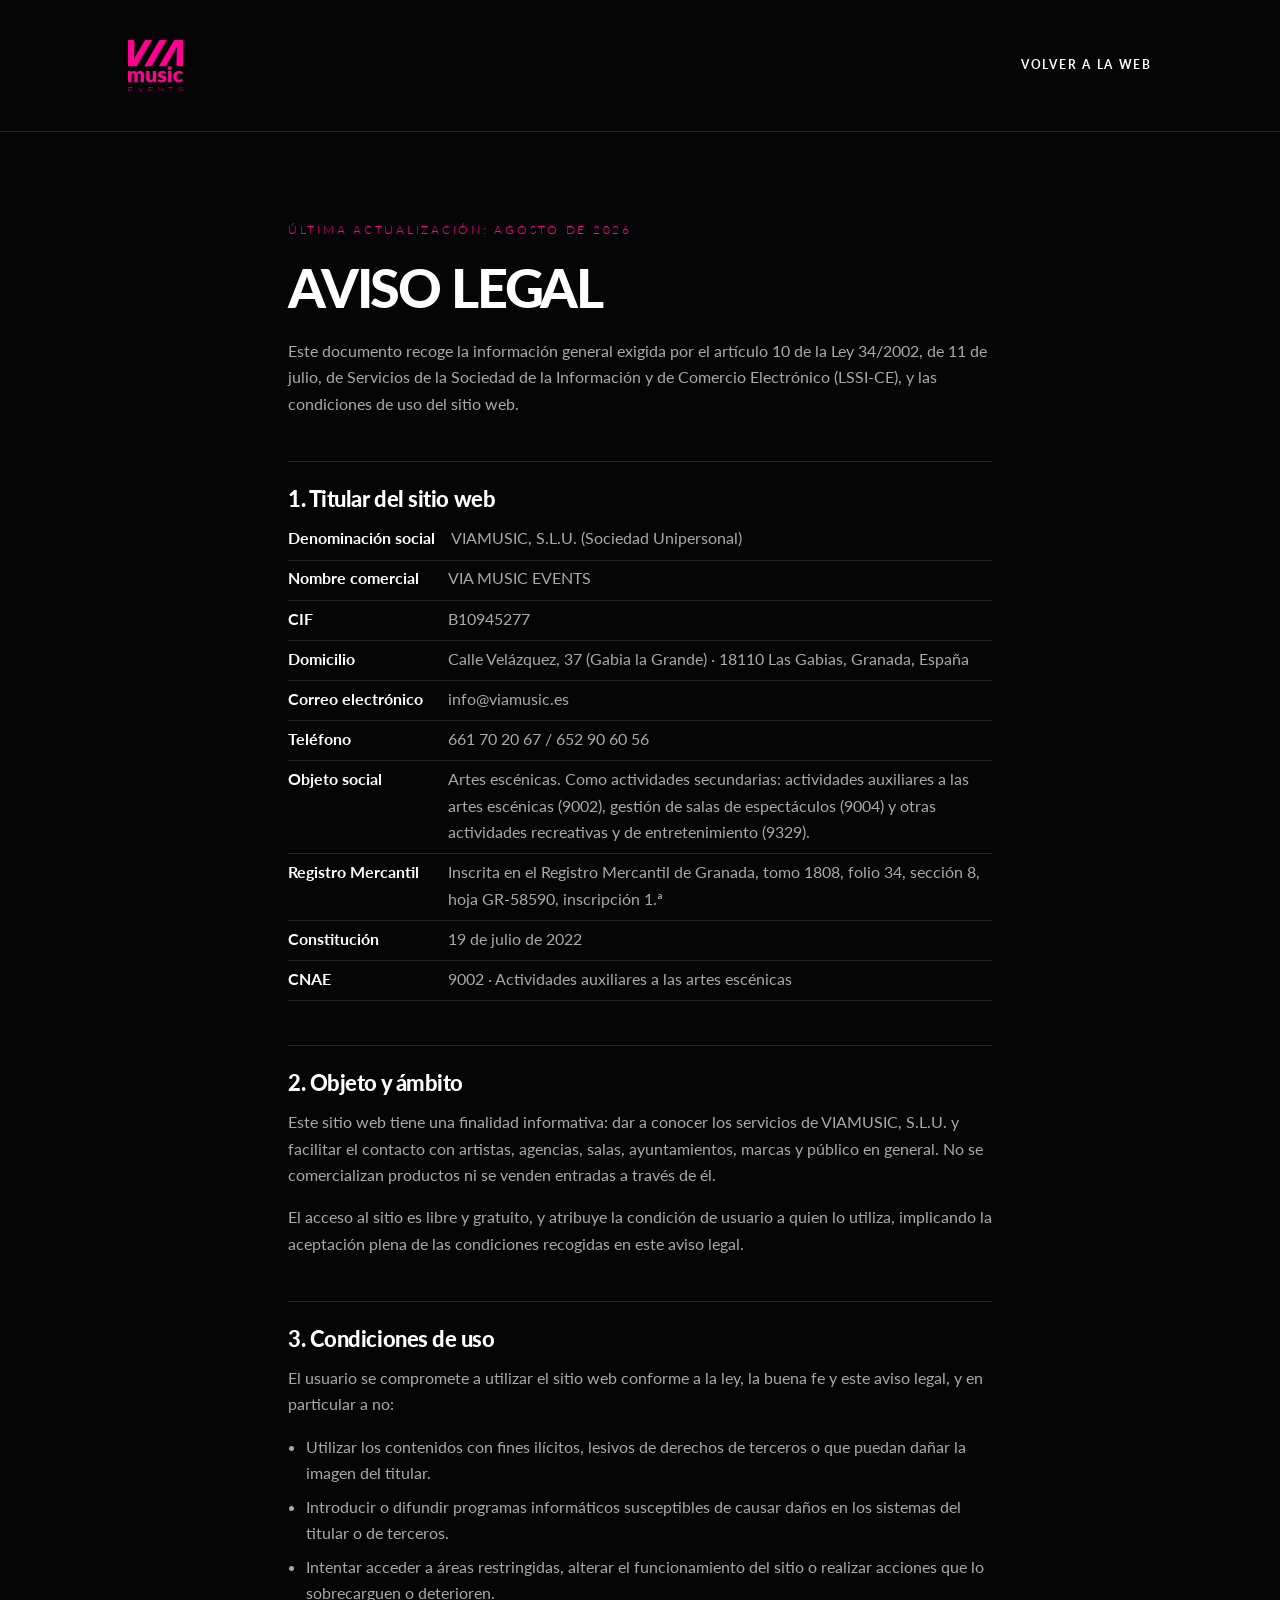
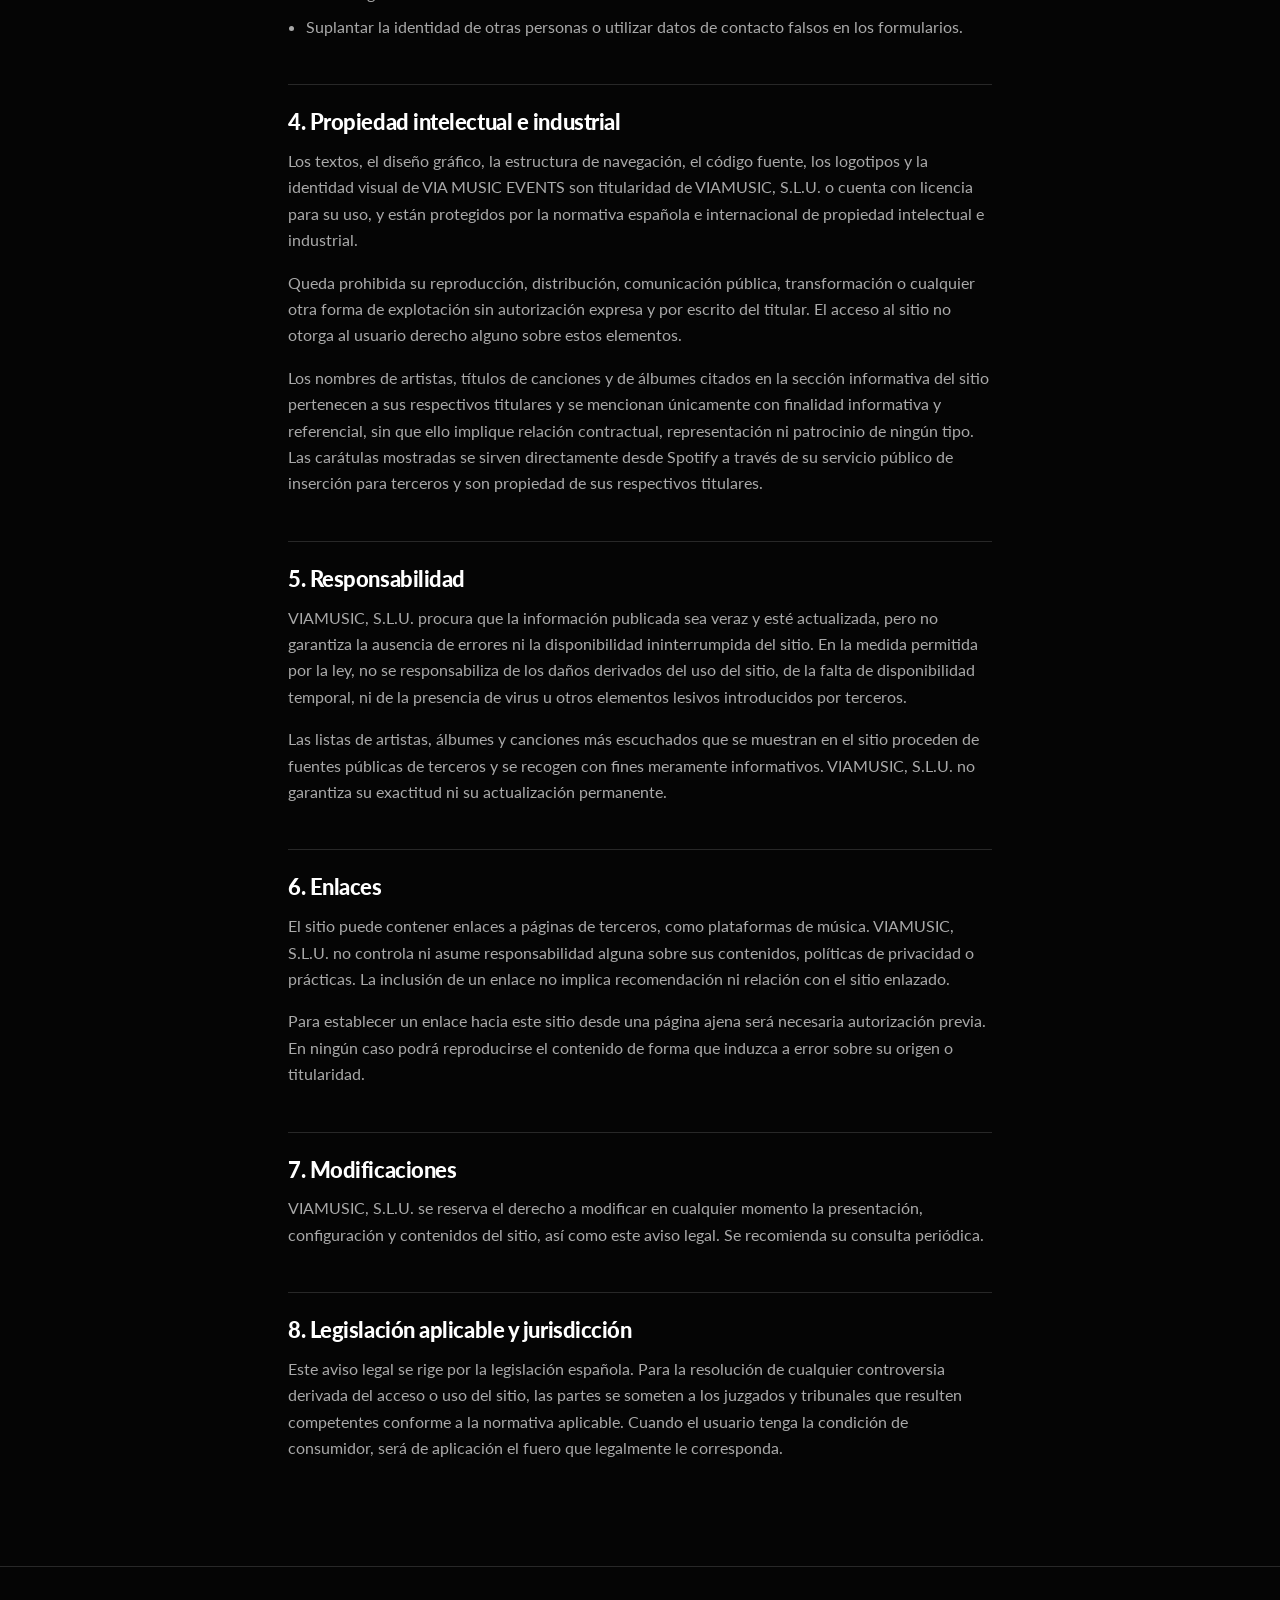
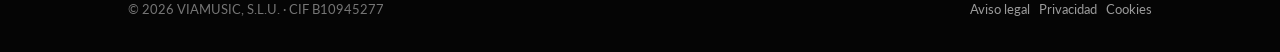
<file: aviso-legal.html>
<!DOCTYPE html>
<html lang="es">
<head>
<meta charset="utf-8">
<meta name="viewport" content="width=device-width, initial-scale=1, viewport-fit=cover">
<title>Aviso legal - VIA MUSIC EVENTS</title>
<meta name="description" content="Aviso legal e información general de VIA MUSIC EVENTS conforme al artículo 10 de la LSSI-CE.">
<meta name="robots" content="noindex, follow">
<meta name="theme-color" content="#050505">
<link rel="icon" href="LOGOTIPO_2_VIA_MUSIC.svg" type="image/svg+xml">
<link rel="preconnect" href="https://fonts.googleapis.com">
<link rel="preconnect" href="https://fonts.gstatic.com" crossorigin>
<link href="https://fonts.googleapis.com/css2?family=Lato:wght@300;400;700;900&display=swap" rel="stylesheet">
<style>
:root{--ink:#050505;--paper:#fff;--fucsia:#FF0092;--on-dark:rgba(255,255,255,.66);
  --rule:rgba(255,255,255,.14);--gutter:clamp(1.25rem,5vw,4rem);--maxw:52rem;
  --ease-out:cubic-bezier(.22,.61,.36,1)}
*,*::before,*::after{box-sizing:border-box}
body{margin:0;background:var(--ink);color:var(--paper);font-family:'Lato',system-ui,sans-serif;
  font-size:1rem;line-height:1.65;-webkit-font-smoothing:antialiased}
::selection{background:var(--fucsia);color:#fff}
a{color:var(--fucsia);text-decoration:none;font-weight:700}
a:hover{text-decoration:underline}
:focus-visible{outline:2px solid var(--fucsia);outline-offset:3px}
.wrap{max-width:var(--maxw);margin-inline:auto;padding-inline:var(--gutter)}
.top{padding-block:clamp(1.5rem,4vw,2.5rem);border-bottom:1px solid var(--rule)}
.top .wrap{display:flex;align-items:center;justify-content:space-between;gap:1.5rem;max-width:72rem}
.brand{height:clamp(2.6rem,4vw,3.2rem);display:block;color:var(--fucsia)}
.brand svg{height:100%;width:auto}
.volver{font-size:.78rem;font-weight:700;letter-spacing:.14em;text-transform:uppercase;color:#fff}
.volver:hover{color:var(--fucsia);text-decoration:none}
main{padding-block:clamp(3rem,8vw,5.5rem)}
h1{font-weight:900;font-size:clamp(2rem,1rem + 3.6vw,3.4rem);line-height:.98;letter-spacing:-.04em;
  text-transform:uppercase;margin:0 0 1.5rem}
h2{font-weight:900;font-size:clamp(1.1rem,1rem + .7vw,1.4rem);line-height:1.2;letter-spacing:-.02em;
  margin:2.75rem 0 .75rem;padding-top:1.5rem;border-top:1px solid var(--rule)}
h3{font-weight:900;font-size:1rem;margin:1.5rem 0 .4rem;letter-spacing:-.01em}
p,li{color:var(--on-dark)}
p{margin:0 0 1rem}
ul{margin:0 0 1.25rem;padding-left:1.1rem}
li{margin-bottom:.45rem}
strong{color:#fff}
.fecha{font-size:.78rem;letter-spacing:.22em;text-transform:uppercase;font-weight:300;
  color:var(--fucsia);margin-bottom:1.25rem}
.datos{list-style:none;padding:0;margin:0 0 1.25rem;display:grid;gap:.3rem}
.datos li{display:grid;grid-template-columns:minmax(9rem,auto) 1fr;gap:1rem;
  padding-bottom:.5rem;border-bottom:1px solid var(--rule);margin:0}
.datos b{color:#fff;font-weight:700}
.pie{border-top:1px solid var(--rule);padding-block:2rem;font-size:.8rem;color:rgba(255,255,255,.45)}
.pie .wrap{display:flex;flex-wrap:wrap;gap:.6rem 1.5rem;justify-content:space-between;max-width:72rem}
.pie a{color:rgba(255,255,255,.6);font-weight:400}
.pie a:hover{color:var(--fucsia)}
.nota{background:rgba(255,0,146,.09);box-shadow:inset 0 0 0 1px rgba(255,0,146,.3);
  padding:1rem 1.15rem;margin-bottom:2rem;font-size:.9rem}
.nota p:last-child{margin-bottom:0}
</style>
</head>
<body>
<header class="top">
  <div class="wrap">
    <a class="brand" href="index.html" aria-label="VIA MUSIC EVENTS"><svg class="mark " viewBox="109 102 856 796" xmlns="http://www.w3.org/2000/svg" role="img" aria-label="VIA MUSIC EVENTS"><g> <path fill="currentColor" d="M109.67,757.46v-171.43h31.74c3.2,0,5.87.72,8.02,2.15,2.15,1.43,3.66,3.58,4.55,6.45l2.81,9.26c2.86-2.98,5.84-5.7,8.93-8.18,3.08-2.48,6.42-4.63,10-6.45,3.58-1.82,7.44-3.25,11.57-4.3,4.13-1.05,8.68-1.57,13.64-1.57,10.36,0,18.93,2.67,25.71,8.02,6.78,5.35,11.93,12.48,15.46,21.41,2.86-5.29,6.36-9.81,10.5-13.56,4.13-3.75,8.6-6.78,13.39-9.09,4.79-2.31,9.86-4.02,15.21-5.12,5.34-1.1,10.66-1.65,15.95-1.65,9.81,0,18.52,1.46,26.12,4.38,7.6,2.92,13.97,7.17,19.09,12.73,5.12,5.57,9.01,12.4,11.65,20.5,2.65,8.1,3.97,17.28,3.97,27.53v108.94h-51.25v-108.94c0-17.74-7.6-26.62-22.81-26.62-6.94,0-12.7,2.29-17.28,6.86-4.57,4.57-6.86,11.16-6.86,19.76v108.94h-51.25v-108.94c0-9.81-1.93-16.7-5.79-20.66-3.86-3.97-9.53-5.95-17.03-5.95-4.63,0-9.01,1.05-13.14,3.14-4.13,2.09-8.02,4.91-11.65,8.43v123.99h-51.25Z"/> <path fill="currentColor" d="M442.28,586.03v108.78c0,8.49,1.93,15.04,5.79,19.67,3.86,4.63,9.53,6.94,17.03,6.94,5.62,0,10.88-1.16,15.79-3.47,4.9-2.31,9.67-5.56,14.3-9.75v-122.17h51.25v171.43h-31.74c-6.39,0-10.58-2.86-12.56-8.6l-3.14-9.92c-3.31,3.2-6.72,6.09-10.25,8.68-3.53,2.59-7.3,4.79-11.32,6.61-4.02,1.82-8.35,3.25-12.98,4.3-4.63,1.05-9.7,1.57-15.21,1.57-9.37,0-17.66-1.63-24.88-4.88-7.22-3.25-13.31-7.8-18.27-13.64-4.96-5.84-8.71-12.73-11.24-20.66-2.54-7.94-3.8-16.64-3.8-26.12v-108.78h51.25Z"/> <path fill="currentColor" d="M690.91,623.56c-1.32,2.09-2.73,3.58-4.22,4.46-1.49.88-3.39,1.32-5.7,1.32s-4.85-.52-7.27-1.57c-2.43-1.05-5.04-2.17-7.85-3.39-2.81-1.21-5.98-2.34-9.51-3.39-3.53-1.05-7.55-1.57-12.07-1.57-6.5,0-11.49,1.24-14.96,3.72-3.47,2.48-5.21,5.93-5.21,10.33,0,3.2,1.13,5.84,3.39,7.94,2.26,2.09,5.26,3.94,9.01,5.54,3.75,1.6,7.99,3.12,12.73,4.55,4.74,1.43,9.59,3.03,14.55,4.79,4.96,1.76,9.81,3.83,14.55,6.2,4.74,2.37,8.98,5.29,12.73,8.76,3.75,3.47,6.75,7.69,9.01,12.65,2.26,4.96,3.39,10.91,3.39,17.85,0,8.49-1.54,16.31-4.63,23.47-3.09,7.17-7.69,13.34-13.8,18.52-6.12,5.18-13.67,9.2-22.65,12.07-8.98,2.86-19.32,4.3-31,4.3-5.84,0-11.68-.55-17.52-1.65-5.84-1.1-11.49-2.59-16.94-4.46-5.46-1.87-10.5-4.1-15.13-6.7-4.63-2.59-8.6-5.37-11.9-8.35l11.9-18.85c1.43-2.2,3.14-3.94,5.12-5.21,1.98-1.27,4.57-1.9,7.77-1.9,2.98,0,5.65.66,8.02,1.98,2.37,1.32,4.93,2.76,7.69,4.3,2.75,1.54,5.98,2.98,9.67,4.3,3.69,1.32,8.35,1.98,13.97,1.98,3.97,0,7.33-.41,10.08-1.24,2.75-.83,4.96-1.96,6.61-3.39,1.65-1.43,2.86-3.03,3.64-4.79.77-1.76,1.16-3.58,1.16-5.46,0-3.41-1.16-6.23-3.47-8.43-2.31-2.2-5.35-4.1-9.09-5.7-3.75-1.6-8.02-3.08-12.81-4.46-4.79-1.38-9.67-2.95-14.63-4.71-4.96-1.76-9.84-3.88-14.63-6.36-4.79-2.48-9.07-5.62-12.81-9.42-3.75-3.8-6.78-8.46-9.09-13.97-2.31-5.51-3.47-12.18-3.47-20,0-7.27,1.41-14.19,4.22-20.75,2.81-6.56,7.03-12.32,12.65-17.28,5.62-4.96,12.67-8.9,21.16-11.82,8.49-2.92,18.4-4.38,29.76-4.38,6.17,0,12.15.55,17.94,1.65,5.79,1.1,11.21,2.65,16.28,4.63,5.07,1.98,9.7,4.33,13.89,7.03,4.19,2.7,7.88,5.65,11.08,8.84l-11.57,18.02Z"/> <path fill="currentColor" d="M790.43,539.08c0,4.08-.83,7.91-2.48,11.49-1.65,3.58-3.91,6.72-6.78,9.42-2.87,2.7-6.2,4.85-10,6.45-3.8,1.6-7.85,2.4-12.15,2.4s-8.1-.8-11.74-2.4c-3.64-1.6-6.86-3.75-9.67-6.45-2.81-2.7-5.02-5.84-6.61-9.42-1.6-3.58-2.4-7.41-2.4-11.49s.8-8.1,2.4-11.74c1.6-3.64,3.8-6.83,6.61-9.59,2.81-2.75,6.03-4.9,9.67-6.45,3.64-1.54,7.55-2.31,11.74-2.31s8.35.77,12.15,2.31c3.8,1.54,7.13,3.69,10,6.45,2.86,2.76,5.12,5.95,6.78,9.59s2.48,7.55,2.48,11.74ZM784.47,586.03v171.43h-51.25v-171.43h51.25Z"/> <path fill="currentColor" d="M949.45,626.7c-1.54,1.88-3.03,3.36-4.46,4.46-1.43,1.1-3.47,1.65-6.12,1.65s-4.82-.6-6.86-1.82c-2.04-1.21-4.33-2.56-6.86-4.05-2.54-1.49-5.51-2.84-8.93-4.05-3.42-1.21-7.66-1.82-12.73-1.82-6.28,0-11.71,1.16-16.28,3.47-4.57,2.31-8.35,5.62-11.32,9.92-2.98,4.3-5.18,9.56-6.61,15.79-1.43,6.23-2.15,13.25-2.15,21.08,0,16.42,3.17,29.04,9.51,37.86,6.34,8.82,15.07,13.23,26.2,13.23,5.95,0,10.66-.74,14.13-2.23,3.47-1.49,6.42-3.14,8.84-4.96,2.42-1.82,4.65-3.5,6.7-5.04,2.04-1.54,4.6-2.31,7.69-2.31,4.08,0,7.16,1.49,9.26,4.46l14.88,18.35c-5.29,6.06-10.86,10.99-16.7,14.8-5.84,3.8-11.82,6.78-17.94,8.93-6.12,2.15-12.26,3.64-18.43,4.46-6.17.83-12.18,1.24-18.02,1.24-10.47,0-20.47-1.98-30-5.95-9.53-3.97-17.91-9.73-25.13-17.28-7.22-7.55-12.95-16.83-17.19-27.86-4.24-11.02-6.36-23.58-6.36-37.69,0-12.34,1.84-23.89,5.54-34.63,3.69-10.75,9.15-20.06,16.37-27.94,7.22-7.88,16.14-14.08,26.78-18.6,10.63-4.52,22.95-6.78,36.95-6.78s25.24,2.15,35.38,6.45c10.14,4.3,19.29,10.58,27.44,18.85l-13.56,18.02Z"/> </g> <g> <path fill="currentColor" d="M109.67,102.41h71.15c8.18,0,14.88,1.86,20.08,5.58.05.04.1.07.16.11,7.08,5.13,11.04,13.54,10.76,22.29l-8.9,276.07c2.6-12.27,160.33-283.68,160.33-283.68,3.1-5.06,5.48-9.9,10.88-14.09,5.39-4.18,11.99-6.28,19.8-6.28h88.7l-237.13,406.41H109.67V102.41Z"/> <path fill="currentColor" d="M628.41,102.41h-11.11c-7.81,0-14.41,2.09-19.8,6.28-5.4,4.18-7.97,9-10.88,14.09l-225.26,386.05h95.1c7.81,0,14.41-2.09,19.8-6.28,5.4-4.18,7.77-9.11,10.88-14.09l225.51-386.05h-84.23Z"/> <path fill="currentColor" d="M964.33,508.83h-71.15c-8.18,0-14.88-1.86-20.08-5.58-2.96-2.12-5.44-4.62-7.44-7.52-2.51-3.64-3.7-8.03-3.55-12.44l8.98-278.5c-2.6,12.27-160.33,283.68-160.33,283.68-3.29,5.1-5.48,9.9-10.88,14.09-5.39,4.18-11.99,6.28-19.8,6.28h-88.7s237.13-406.41,237.13-406.41h135.83v406.41Z"/> </g> <path fill="currentColor" d="M891.13,875.28c0,5.87,3.53,10.81,10.6,14.83,7.07,4.02,15.73,6.03,25.99,6.03s18.53-1.11,24.97-3.33c7.75-2.68,11.63-6.61,11.63-11.8s-3.31-9.32-9.92-11.71c-3.76-1.37-11.09-2.79-21.98-4.27l-8.47-1.2c-10.32-1.48-17.16-2.79-20.52-3.93-5.02-1.71-7.52-4.19-7.52-7.44,0-3.08,2.96-5.58,8.89-7.52,5.93-1.94,13.57-2.91,22.92-2.91,8.61,0,16.06,1.6,22.36,4.79,6.3,3.19,9.45,6.98,9.45,11.37,0,1.6.8,2.39,2.39,2.39s2.39-.8,2.39-2.39c0-5.87-3.53-10.81-10.6-14.83-7.07-4.02-15.73-6.03-25.99-6.03s-18.53,1.11-24.97,3.33c-7.75,2.68-11.63,6.61-11.63,11.8s3.45,9.34,10.35,11.8c3.31,1.14,10.6,2.56,21.89,4.27l4.02.6,4.36.6c10.43,1.42,17.36,2.74,20.78,3.93,4.67,1.6,7.01,4.05,7.01,7.35,0,3.08-2.96,5.58-8.89,7.52-5.93,1.94-13.57,2.91-22.92,2.91-8.61,0-16.06-1.6-22.36-4.79-6.3-3.19-9.45-6.98-9.45-11.37,0-1.6-.8-2.39-2.39-2.39s-2.39.8-2.39,2.39h0ZM805.62,838.7h-68.41c-1.6,0-2.39.8-2.39,2.39s.8,2.39,2.39,2.39h31.81v48.89c0,1.6.8,2.39,2.39,2.39s2.39-.8,2.39-2.39v-48.89h31.81c1.6,0,2.39-.8,2.39-2.39s-.8-2.39-2.39-2.39h0ZM649.83,839.21c-1.6,0-2.39.8-2.39,2.39v46.5l-68.41-51.28v56.07c0,1.54.8,2.31,2.39,2.31s2.39-.77,2.39-2.31v-46.58l68.41,51.28v-55.98c0-1.6-.8-2.39-2.39-2.39h0ZM492.92,869.12c1.6,0,2.39-.8,2.39-2.39s-.8-2.39-2.39-2.39h-66.01v-20.86h66.01c1.6,0,2.39-.8,2.39-2.39s-.8-2.39-2.39-2.39h-70.8v56.07h70.8c1.6,0,2.39-.8,2.39-2.39s-.8-2.39-2.39-2.39h-66.01v-20.86h66.01ZM336.78,839.12c-.91,0-1.6.37-2.05,1.11l-32.15,48.29-32.24-48.29c-.46-.74-1.14-1.11-2.05-1.11-1.6,0-2.39.83-2.39,2.48,0,.46.14.88.43,1.28l36.26,54.27,36.17-54.27c.29-.4.43-.85.43-1.37,0-1.6-.8-2.39-2.39-2.39h0ZM180.47,869.12c1.6,0,2.39-.8,2.39-2.39s-.8-2.39-2.39-2.39h-66.01v-20.86h66.01c1.6,0,2.39-.8,2.39-2.39s-.8-2.39-2.39-2.39h-70.8v56.07h70.8c1.6,0,2.39-.8,2.39-2.39s-.8-2.39-2.39-2.39h-66.01v-20.86h66.01Z"/></svg></a>
    <a class="volver" href="index.html">Volver a la web</a>
  </div>
</header>
<main>
  <div class="wrap">
    <p class="fecha">Última actualización: agosto de 2026</p>

<h1>Aviso legal</h1>

<p>Este documento recoge la información general exigida por el artículo 10 de la Ley 34/2002, de 11 de julio, de Servicios de la Sociedad de la Información y de Comercio Electrónico (LSSI-CE), y las condiciones de uso del sitio web.</p>

<h2>1. Titular del sitio web</h2>
<ul class="datos">
  <li><b>Denominación social</b><span>VIAMUSIC, S.L.U. (Sociedad Unipersonal)</span></li>
  <li><b>Nombre comercial</b><span>VIA MUSIC EVENTS</span></li>
  <li><b>CIF</b><span>B10945277</span></li>
  <li><b>Domicilio</b><span>Calle Velázquez, 37 (Gabia la Grande) · 18110 Las Gabias, Granada, España</span></li>
  <li><b>Correo electrónico</b><span>info@viamusic.es</span></li>
  <li><b>Teléfono</b><span>661 70 20 67 / 652 90 60 56</span></li>
  <li><b>Objeto social</b><span>Artes escénicas. Como actividades secundarias: actividades auxiliares a las artes escénicas (9002), gestión de salas de espectáculos (9004) y otras actividades recreativas y de entretenimiento (9329).</span></li>
  <li><b>Registro Mercantil</b><span>Inscrita en el Registro Mercantil de Granada, tomo 1808, folio 34, sección 8, hoja GR-58590, inscripción 1.ª</span></li>
  <li><b>Constitución</b><span>19 de julio de 2022</span></li>
  <li><b>CNAE</b><span>9002 · Actividades auxiliares a las artes escénicas</span></li>
</ul>

<h2>2. Objeto y ámbito</h2>
<p>Este sitio web tiene una finalidad informativa: dar a conocer los servicios de VIAMUSIC, S.L.U. y facilitar el contacto con artistas, agencias, salas, ayuntamientos, marcas y público en general. No se comercializan productos ni se venden entradas a través de él.</p>
<p>El acceso al sitio es libre y gratuito, y atribuye la condición de usuario a quien lo utiliza, implicando la aceptación plena de las condiciones recogidas en este aviso legal.</p>

<h2>3. Condiciones de uso</h2>
<p>El usuario se compromete a utilizar el sitio web conforme a la ley, la buena fe y este aviso legal, y en particular a no:</p>
<ul>
  <li>Utilizar los contenidos con fines ilícitos, lesivos de derechos de terceros o que puedan dañar la imagen del titular.</li>
  <li>Introducir o difundir programas informáticos susceptibles de causar daños en los sistemas del titular o de terceros.</li>
  <li>Intentar acceder a áreas restringidas, alterar el funcionamiento del sitio o realizar acciones que lo sobrecarguen o deterioren.</li>
  <li>Suplantar la identidad de otras personas o utilizar datos de contacto falsos en los formularios.</li>
</ul>

<h2>4. Propiedad intelectual e industrial</h2>
<p>Los textos, el diseño gráfico, la estructura de navegación, el código fuente, los logotipos y la identidad visual de VIA MUSIC EVENTS son titularidad de VIAMUSIC, S.L.U. o cuenta con licencia para su uso, y están protegidos por la normativa española e internacional de propiedad intelectual e industrial.</p>
<p>Queda prohibida su reproducción, distribución, comunicación pública, transformación o cualquier otra forma de explotación sin autorización expresa y por escrito del titular. El acceso al sitio no otorga al usuario derecho alguno sobre estos elementos.</p>
<p>Los nombres de artistas, títulos de canciones y de álbumes citados en la sección informativa del sitio pertenecen a sus respectivos titulares y se mencionan únicamente con finalidad informativa y referencial, sin que ello implique relación contractual, representación ni patrocinio de ningún tipo. Las carátulas mostradas se sirven directamente desde Spotify a través de su servicio público de inserción para terceros y son propiedad de sus respectivos titulares.</p>

<h2>5. Responsabilidad</h2>
<p>VIAMUSIC, S.L.U. procura que la información publicada sea veraz y esté actualizada, pero no garantiza la ausencia de errores ni la disponibilidad ininterrumpida del sitio. En la medida permitida por la ley, no se responsabiliza de los daños derivados del uso del sitio, de la falta de disponibilidad temporal, ni de la presencia de virus u otros elementos lesivos introducidos por terceros.</p>
<p>Las listas de artistas, álbumes y canciones más escuchados que se muestran en el sitio proceden de fuentes públicas de terceros y se recogen con fines meramente informativos. VIAMUSIC, S.L.U. no garantiza su exactitud ni su actualización permanente.</p>

<h2>6. Enlaces</h2>
<p>El sitio puede contener enlaces a páginas de terceros, como plataformas de música. VIAMUSIC, S.L.U. no controla ni asume responsabilidad alguna sobre sus contenidos, políticas de privacidad o prácticas. La inclusión de un enlace no implica recomendación ni relación con el sitio enlazado.</p>
<p>Para establecer un enlace hacia este sitio desde una página ajena será necesaria autorización previa. En ningún caso podrá reproducirse el contenido de forma que induzca a error sobre su origen o titularidad.</p>

<h2>7. Modificaciones</h2>
<p>VIAMUSIC, S.L.U. se reserva el derecho a modificar en cualquier momento la presentación, configuración y contenidos del sitio, así como este aviso legal. Se recomienda su consulta periódica.</p>

<h2>8. Legislación aplicable y jurisdicción</h2>
<p>Este aviso legal se rige por la legislación española. Para la resolución de cualquier controversia derivada del acceso o uso del sitio, las partes se someten a los juzgados y tribunales que resulten competentes conforme a la normativa aplicable. Cuando el usuario tenga la condición de consumidor, será de aplicación el fuero que legalmente le corresponda.</p>
  </div>
</main>
<footer class="pie">
  <div class="wrap">
    <span>© 2026 VIAMUSIC, S.L.U. · CIF B10945277</span>
    <span><a href="aviso-legal.html">Aviso legal</a> &nbsp; <a href="privacidad.html">Privacidad</a> &nbsp; <a href="cookies.html">Cookies</a></span>
  </div>
</footer>
</body>
</html>
</file>
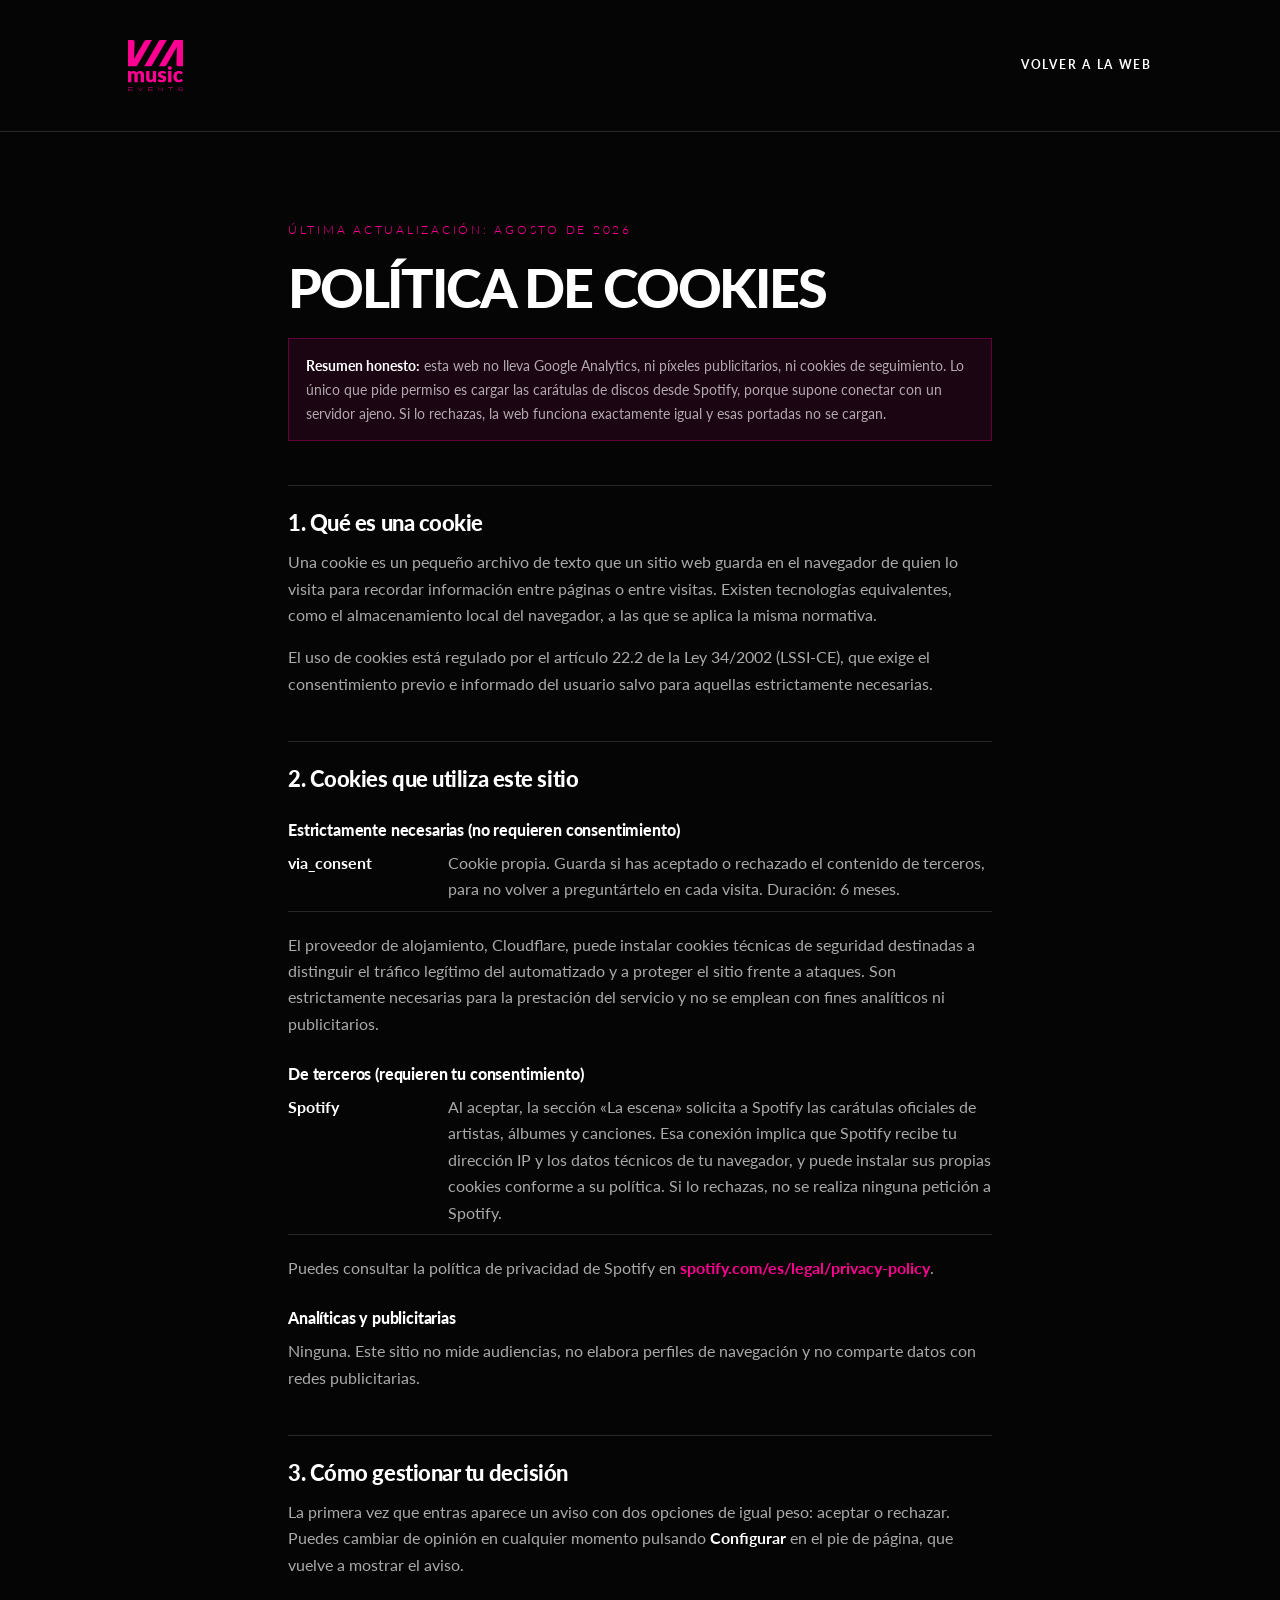
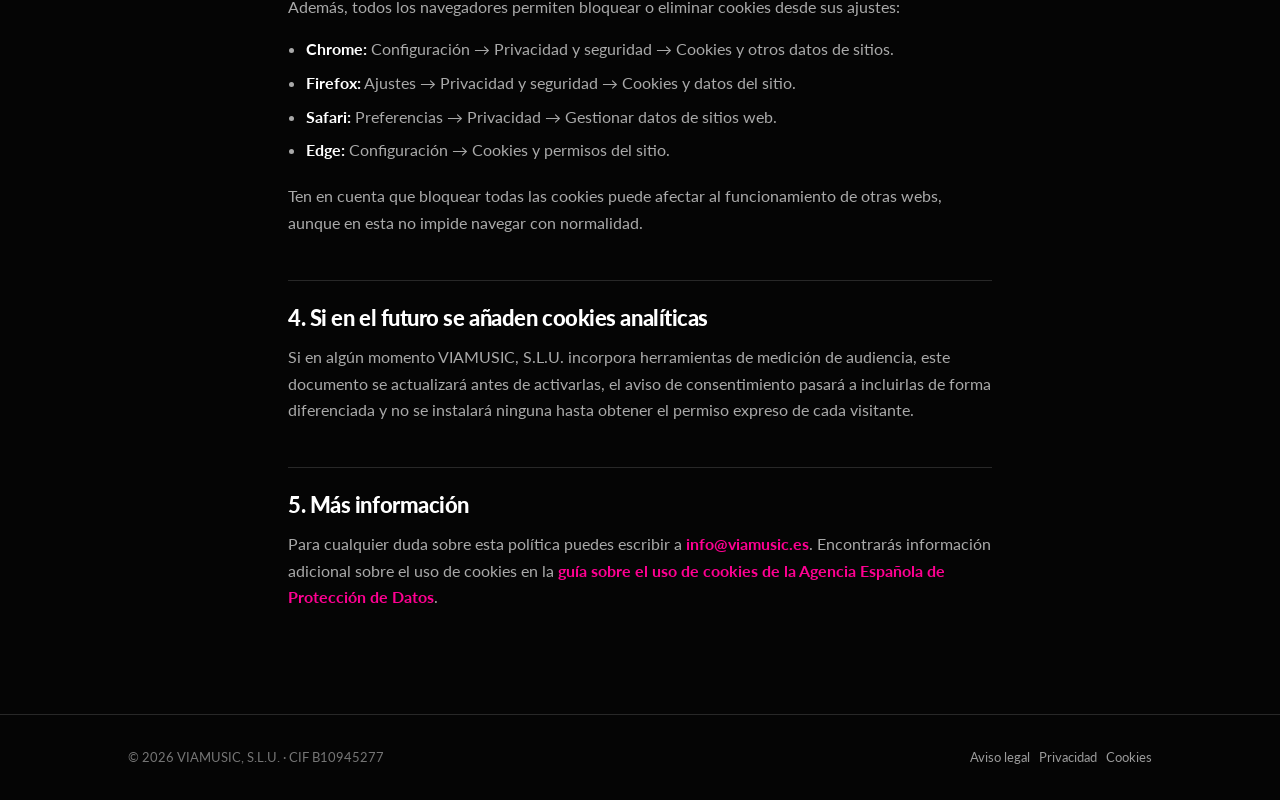
<file: cookies.html>
<!DOCTYPE html>
<html lang="es">
<head>
<meta charset="utf-8">
<meta name="viewport" content="width=device-width, initial-scale=1, viewport-fit=cover">
<title>Política de cookies - VIA MUSIC EVENTS</title>
<meta name="description" content="Qué cookies utiliza el sitio de VIA MUSIC EVENTS y cómo gestionarlas.">
<meta name="robots" content="noindex, follow">
<meta name="theme-color" content="#050505">
<link rel="icon" href="LOGOTIPO_2_VIA_MUSIC.svg" type="image/svg+xml">
<link rel="preconnect" href="https://fonts.googleapis.com">
<link rel="preconnect" href="https://fonts.gstatic.com" crossorigin>
<link href="https://fonts.googleapis.com/css2?family=Lato:wght@300;400;700;900&display=swap" rel="stylesheet">
<style>
:root{--ink:#050505;--paper:#fff;--fucsia:#FF0092;--on-dark:rgba(255,255,255,.66);
  --rule:rgba(255,255,255,.14);--gutter:clamp(1.25rem,5vw,4rem);--maxw:52rem;
  --ease-out:cubic-bezier(.22,.61,.36,1)}
*,*::before,*::after{box-sizing:border-box}
body{margin:0;background:var(--ink);color:var(--paper);font-family:'Lato',system-ui,sans-serif;
  font-size:1rem;line-height:1.65;-webkit-font-smoothing:antialiased}
::selection{background:var(--fucsia);color:#fff}
a{color:var(--fucsia);text-decoration:none;font-weight:700}
a:hover{text-decoration:underline}
:focus-visible{outline:2px solid var(--fucsia);outline-offset:3px}
.wrap{max-width:var(--maxw);margin-inline:auto;padding-inline:var(--gutter)}
.top{padding-block:clamp(1.5rem,4vw,2.5rem);border-bottom:1px solid var(--rule)}
.top .wrap{display:flex;align-items:center;justify-content:space-between;gap:1.5rem;max-width:72rem}
.brand{height:clamp(2.6rem,4vw,3.2rem);display:block;color:var(--fucsia)}
.brand svg{height:100%;width:auto}
.volver{font-size:.78rem;font-weight:700;letter-spacing:.14em;text-transform:uppercase;color:#fff}
.volver:hover{color:var(--fucsia);text-decoration:none}
main{padding-block:clamp(3rem,8vw,5.5rem)}
h1{font-weight:900;font-size:clamp(2rem,1rem + 3.6vw,3.4rem);line-height:.98;letter-spacing:-.04em;
  text-transform:uppercase;margin:0 0 1.5rem}
h2{font-weight:900;font-size:clamp(1.1rem,1rem + .7vw,1.4rem);line-height:1.2;letter-spacing:-.02em;
  margin:2.75rem 0 .75rem;padding-top:1.5rem;border-top:1px solid var(--rule)}
h3{font-weight:900;font-size:1rem;margin:1.5rem 0 .4rem;letter-spacing:-.01em}
p,li{color:var(--on-dark)}
p{margin:0 0 1rem}
ul{margin:0 0 1.25rem;padding-left:1.1rem}
li{margin-bottom:.45rem}
strong{color:#fff}
.fecha{font-size:.78rem;letter-spacing:.22em;text-transform:uppercase;font-weight:300;
  color:var(--fucsia);margin-bottom:1.25rem}
.datos{list-style:none;padding:0;margin:0 0 1.25rem;display:grid;gap:.3rem}
.datos li{display:grid;grid-template-columns:minmax(9rem,auto) 1fr;gap:1rem;
  padding-bottom:.5rem;border-bottom:1px solid var(--rule);margin:0}
.datos b{color:#fff;font-weight:700}
.pie{border-top:1px solid var(--rule);padding-block:2rem;font-size:.8rem;color:rgba(255,255,255,.45)}
.pie .wrap{display:flex;flex-wrap:wrap;gap:.6rem 1.5rem;justify-content:space-between;max-width:72rem}
.pie a{color:rgba(255,255,255,.6);font-weight:400}
.pie a:hover{color:var(--fucsia)}
.nota{background:rgba(255,0,146,.09);box-shadow:inset 0 0 0 1px rgba(255,0,146,.3);
  padding:1rem 1.15rem;margin-bottom:2rem;font-size:.9rem}
.nota p:last-child{margin-bottom:0}
</style>
</head>
<body>
<header class="top">
  <div class="wrap">
    <a class="brand" href="index.html" aria-label="VIA MUSIC EVENTS"><svg class="mark " viewBox="109 102 856 796" xmlns="http://www.w3.org/2000/svg" role="img" aria-label="VIA MUSIC EVENTS"><g> <path fill="currentColor" d="M109.67,757.46v-171.43h31.74c3.2,0,5.87.72,8.02,2.15,2.15,1.43,3.66,3.58,4.55,6.45l2.81,9.26c2.86-2.98,5.84-5.7,8.93-8.18,3.08-2.48,6.42-4.63,10-6.45,3.58-1.82,7.44-3.25,11.57-4.3,4.13-1.05,8.68-1.57,13.64-1.57,10.36,0,18.93,2.67,25.71,8.02,6.78,5.35,11.93,12.48,15.46,21.41,2.86-5.29,6.36-9.81,10.5-13.56,4.13-3.75,8.6-6.78,13.39-9.09,4.79-2.31,9.86-4.02,15.21-5.12,5.34-1.1,10.66-1.65,15.95-1.65,9.81,0,18.52,1.46,26.12,4.38,7.6,2.92,13.97,7.17,19.09,12.73,5.12,5.57,9.01,12.4,11.65,20.5,2.65,8.1,3.97,17.28,3.97,27.53v108.94h-51.25v-108.94c0-17.74-7.6-26.62-22.81-26.62-6.94,0-12.7,2.29-17.28,6.86-4.57,4.57-6.86,11.16-6.86,19.76v108.94h-51.25v-108.94c0-9.81-1.93-16.7-5.79-20.66-3.86-3.97-9.53-5.95-17.03-5.95-4.63,0-9.01,1.05-13.14,3.14-4.13,2.09-8.02,4.91-11.65,8.43v123.99h-51.25Z"/> <path fill="currentColor" d="M442.28,586.03v108.78c0,8.49,1.93,15.04,5.79,19.67,3.86,4.63,9.53,6.94,17.03,6.94,5.62,0,10.88-1.16,15.79-3.47,4.9-2.31,9.67-5.56,14.3-9.75v-122.17h51.25v171.43h-31.74c-6.39,0-10.58-2.86-12.56-8.6l-3.14-9.92c-3.31,3.2-6.72,6.09-10.25,8.68-3.53,2.59-7.3,4.79-11.32,6.61-4.02,1.82-8.35,3.25-12.98,4.3-4.63,1.05-9.7,1.57-15.21,1.57-9.37,0-17.66-1.63-24.88-4.88-7.22-3.25-13.31-7.8-18.27-13.64-4.96-5.84-8.71-12.73-11.24-20.66-2.54-7.94-3.8-16.64-3.8-26.12v-108.78h51.25Z"/> <path fill="currentColor" d="M690.91,623.56c-1.32,2.09-2.73,3.58-4.22,4.46-1.49.88-3.39,1.32-5.7,1.32s-4.85-.52-7.27-1.57c-2.43-1.05-5.04-2.17-7.85-3.39-2.81-1.21-5.98-2.34-9.51-3.39-3.53-1.05-7.55-1.57-12.07-1.57-6.5,0-11.49,1.24-14.96,3.72-3.47,2.48-5.21,5.93-5.21,10.33,0,3.2,1.13,5.84,3.39,7.94,2.26,2.09,5.26,3.94,9.01,5.54,3.75,1.6,7.99,3.12,12.73,4.55,4.74,1.43,9.59,3.03,14.55,4.79,4.96,1.76,9.81,3.83,14.55,6.2,4.74,2.37,8.98,5.29,12.73,8.76,3.75,3.47,6.75,7.69,9.01,12.65,2.26,4.96,3.39,10.91,3.39,17.85,0,8.49-1.54,16.31-4.63,23.47-3.09,7.17-7.69,13.34-13.8,18.52-6.12,5.18-13.67,9.2-22.65,12.07-8.98,2.86-19.32,4.3-31,4.3-5.84,0-11.68-.55-17.52-1.65-5.84-1.1-11.49-2.59-16.94-4.46-5.46-1.87-10.5-4.1-15.13-6.7-4.63-2.59-8.6-5.37-11.9-8.35l11.9-18.85c1.43-2.2,3.14-3.94,5.12-5.21,1.98-1.27,4.57-1.9,7.77-1.9,2.98,0,5.65.66,8.02,1.98,2.37,1.32,4.93,2.76,7.69,4.3,2.75,1.54,5.98,2.98,9.67,4.3,3.69,1.32,8.35,1.98,13.97,1.98,3.97,0,7.33-.41,10.08-1.24,2.75-.83,4.96-1.96,6.61-3.39,1.65-1.43,2.86-3.03,3.64-4.79.77-1.76,1.16-3.58,1.16-5.46,0-3.41-1.16-6.23-3.47-8.43-2.31-2.2-5.35-4.1-9.09-5.7-3.75-1.6-8.02-3.08-12.81-4.46-4.79-1.38-9.67-2.95-14.63-4.71-4.96-1.76-9.84-3.88-14.63-6.36-4.79-2.48-9.07-5.62-12.81-9.42-3.75-3.8-6.78-8.46-9.09-13.97-2.31-5.51-3.47-12.18-3.47-20,0-7.27,1.41-14.19,4.22-20.75,2.81-6.56,7.03-12.32,12.65-17.28,5.62-4.96,12.67-8.9,21.16-11.82,8.49-2.92,18.4-4.38,29.76-4.38,6.17,0,12.15.55,17.94,1.65,5.79,1.1,11.21,2.65,16.28,4.63,5.07,1.98,9.7,4.33,13.89,7.03,4.19,2.7,7.88,5.65,11.08,8.84l-11.57,18.02Z"/> <path fill="currentColor" d="M790.43,539.08c0,4.08-.83,7.91-2.48,11.49-1.65,3.58-3.91,6.72-6.78,9.42-2.87,2.7-6.2,4.85-10,6.45-3.8,1.6-7.85,2.4-12.15,2.4s-8.1-.8-11.74-2.4c-3.64-1.6-6.86-3.75-9.67-6.45-2.81-2.7-5.02-5.84-6.61-9.42-1.6-3.58-2.4-7.41-2.4-11.49s.8-8.1,2.4-11.74c1.6-3.64,3.8-6.83,6.61-9.59,2.81-2.75,6.03-4.9,9.67-6.45,3.64-1.54,7.55-2.31,11.74-2.31s8.35.77,12.15,2.31c3.8,1.54,7.13,3.69,10,6.45,2.86,2.76,5.12,5.95,6.78,9.59s2.48,7.55,2.48,11.74ZM784.47,586.03v171.43h-51.25v-171.43h51.25Z"/> <path fill="currentColor" d="M949.45,626.7c-1.54,1.88-3.03,3.36-4.46,4.46-1.43,1.1-3.47,1.65-6.12,1.65s-4.82-.6-6.86-1.82c-2.04-1.21-4.33-2.56-6.86-4.05-2.54-1.49-5.51-2.84-8.93-4.05-3.42-1.21-7.66-1.82-12.73-1.82-6.28,0-11.71,1.16-16.28,3.47-4.57,2.31-8.35,5.62-11.32,9.92-2.98,4.3-5.18,9.56-6.61,15.79-1.43,6.23-2.15,13.25-2.15,21.08,0,16.42,3.17,29.04,9.51,37.86,6.34,8.82,15.07,13.23,26.2,13.23,5.95,0,10.66-.74,14.13-2.23,3.47-1.49,6.42-3.14,8.84-4.96,2.42-1.82,4.65-3.5,6.7-5.04,2.04-1.54,4.6-2.31,7.69-2.31,4.08,0,7.16,1.49,9.26,4.46l14.88,18.35c-5.29,6.06-10.86,10.99-16.7,14.8-5.84,3.8-11.82,6.78-17.94,8.93-6.12,2.15-12.26,3.64-18.43,4.46-6.17.83-12.18,1.24-18.02,1.24-10.47,0-20.47-1.98-30-5.95-9.53-3.97-17.91-9.73-25.13-17.28-7.22-7.55-12.95-16.83-17.19-27.86-4.24-11.02-6.36-23.58-6.36-37.69,0-12.34,1.84-23.89,5.54-34.63,3.69-10.75,9.15-20.06,16.37-27.94,7.22-7.88,16.14-14.08,26.78-18.6,10.63-4.52,22.95-6.78,36.95-6.78s25.24,2.15,35.38,6.45c10.14,4.3,19.29,10.58,27.44,18.85l-13.56,18.02Z"/> </g> <g> <path fill="currentColor" d="M109.67,102.41h71.15c8.18,0,14.88,1.86,20.08,5.58.05.04.1.07.16.11,7.08,5.13,11.04,13.54,10.76,22.29l-8.9,276.07c2.6-12.27,160.33-283.68,160.33-283.68,3.1-5.06,5.48-9.9,10.88-14.09,5.39-4.18,11.99-6.28,19.8-6.28h88.7l-237.13,406.41H109.67V102.41Z"/> <path fill="currentColor" d="M628.41,102.41h-11.11c-7.81,0-14.41,2.09-19.8,6.28-5.4,4.18-7.97,9-10.88,14.09l-225.26,386.05h95.1c7.81,0,14.41-2.09,19.8-6.28,5.4-4.18,7.77-9.11,10.88-14.09l225.51-386.05h-84.23Z"/> <path fill="currentColor" d="M964.33,508.83h-71.15c-8.18,0-14.88-1.86-20.08-5.58-2.96-2.12-5.44-4.62-7.44-7.52-2.51-3.64-3.7-8.03-3.55-12.44l8.98-278.5c-2.6,12.27-160.33,283.68-160.33,283.68-3.29,5.1-5.48,9.9-10.88,14.09-5.39,4.18-11.99,6.28-19.8,6.28h-88.7s237.13-406.41,237.13-406.41h135.83v406.41Z"/> </g> <path fill="currentColor" d="M891.13,875.28c0,5.87,3.53,10.81,10.6,14.83,7.07,4.02,15.73,6.03,25.99,6.03s18.53-1.11,24.97-3.33c7.75-2.68,11.63-6.61,11.63-11.8s-3.31-9.32-9.92-11.71c-3.76-1.37-11.09-2.79-21.98-4.27l-8.47-1.2c-10.32-1.48-17.16-2.79-20.52-3.93-5.02-1.71-7.52-4.19-7.52-7.44,0-3.08,2.96-5.58,8.89-7.52,5.93-1.94,13.57-2.91,22.92-2.91,8.61,0,16.06,1.6,22.36,4.79,6.3,3.19,9.45,6.98,9.45,11.37,0,1.6.8,2.39,2.39,2.39s2.39-.8,2.39-2.39c0-5.87-3.53-10.81-10.6-14.83-7.07-4.02-15.73-6.03-25.99-6.03s-18.53,1.11-24.97,3.33c-7.75,2.68-11.63,6.61-11.63,11.8s3.45,9.34,10.35,11.8c3.31,1.14,10.6,2.56,21.89,4.27l4.02.6,4.36.6c10.43,1.42,17.36,2.74,20.78,3.93,4.67,1.6,7.01,4.05,7.01,7.35,0,3.08-2.96,5.58-8.89,7.52-5.93,1.94-13.57,2.91-22.92,2.91-8.61,0-16.06-1.6-22.36-4.79-6.3-3.19-9.45-6.98-9.45-11.37,0-1.6-.8-2.39-2.39-2.39s-2.39.8-2.39,2.39h0ZM805.62,838.7h-68.41c-1.6,0-2.39.8-2.39,2.39s.8,2.39,2.39,2.39h31.81v48.89c0,1.6.8,2.39,2.39,2.39s2.39-.8,2.39-2.39v-48.89h31.81c1.6,0,2.39-.8,2.39-2.39s-.8-2.39-2.39-2.39h0ZM649.83,839.21c-1.6,0-2.39.8-2.39,2.39v46.5l-68.41-51.28v56.07c0,1.54.8,2.31,2.39,2.31s2.39-.77,2.39-2.31v-46.58l68.41,51.28v-55.98c0-1.6-.8-2.39-2.39-2.39h0ZM492.92,869.12c1.6,0,2.39-.8,2.39-2.39s-.8-2.39-2.39-2.39h-66.01v-20.86h66.01c1.6,0,2.39-.8,2.39-2.39s-.8-2.39-2.39-2.39h-70.8v56.07h70.8c1.6,0,2.39-.8,2.39-2.39s-.8-2.39-2.39-2.39h-66.01v-20.86h66.01ZM336.78,839.12c-.91,0-1.6.37-2.05,1.11l-32.15,48.29-32.24-48.29c-.46-.74-1.14-1.11-2.05-1.11-1.6,0-2.39.83-2.39,2.48,0,.46.14.88.43,1.28l36.26,54.27,36.17-54.27c.29-.4.43-.85.43-1.37,0-1.6-.8-2.39-2.39-2.39h0ZM180.47,869.12c1.6,0,2.39-.8,2.39-2.39s-.8-2.39-2.39-2.39h-66.01v-20.86h66.01c1.6,0,2.39-.8,2.39-2.39s-.8-2.39-2.39-2.39h-70.8v56.07h70.8c1.6,0,2.39-.8,2.39-2.39s-.8-2.39-2.39-2.39h-66.01v-20.86h66.01Z"/></svg></a>
    <a class="volver" href="index.html">Volver a la web</a>
  </div>
</header>
<main>
  <div class="wrap">
    <p class="fecha">Última actualización: agosto de 2026</p>

<h1>Política de cookies</h1>

<div class="nota">
  <p><strong>Resumen honesto:</strong> esta web no lleva Google Analytics, ni píxeles publicitarios, ni cookies de seguimiento. Lo único que pide permiso es cargar las carátulas de discos desde Spotify, porque supone conectar con un servidor ajeno. Si lo rechazas, la web funciona exactamente igual y esas portadas no se cargan.</p>
</div>

<h2>1. Qué es una cookie</h2>
<p>Una cookie es un pequeño archivo de texto que un sitio web guarda en el navegador de quien lo visita para recordar información entre páginas o entre visitas. Existen tecnologías equivalentes, como el almacenamiento local del navegador, a las que se aplica la misma normativa.</p>
<p>El uso de cookies está regulado por el artículo 22.2 de la Ley 34/2002 (LSSI-CE), que exige el consentimiento previo e informado del usuario salvo para aquellas estrictamente necesarias.</p>

<h2>2. Cookies que utiliza este sitio</h2>

<h3>Estrictamente necesarias (no requieren consentimiento)</h3>
<ul class="datos">
  <li><b>via_consent</b><span>Cookie propia. Guarda si has aceptado o rechazado el contenido de terceros, para no volver a preguntártelo en cada visita. Duración: 6 meses.</span></li>
</ul>
<p>El proveedor de alojamiento, Cloudflare, puede instalar cookies técnicas de seguridad destinadas a distinguir el tráfico legítimo del automatizado y a proteger el sitio frente a ataques. Son estrictamente necesarias para la prestación del servicio y no se emplean con fines analíticos ni publicitarios.</p>

<h3>De terceros (requieren tu consentimiento)</h3>
<ul class="datos">
  <li><b>Spotify</b><span>Al aceptar, la sección «La escena» solicita a Spotify las carátulas oficiales de artistas, álbumes y canciones. Esa conexión implica que Spotify recibe tu dirección IP y los datos técnicos de tu navegador, y puede instalar sus propias cookies conforme a su política. Si lo rechazas, no se realiza ninguna petición a Spotify.</span></li>
</ul>
<p>Puedes consultar la política de privacidad de Spotify en <a href="https://www.spotify.com/es/legal/privacy-policy/" target="_blank" rel="noopener">spotify.com/es/legal/privacy-policy</a>.</p>

<h3>Analíticas y publicitarias</h3>
<p>Ninguna. Este sitio no mide audiencias, no elabora perfiles de navegación y no comparte datos con redes publicitarias.</p>

<h2>3. Cómo gestionar tu decisión</h2>
<p>La primera vez que entras aparece un aviso con dos opciones de igual peso: aceptar o rechazar. Puedes cambiar de opinión en cualquier momento pulsando <strong>Configurar</strong> en el pie de página, que vuelve a mostrar el aviso.</p>
<p>Además, todos los navegadores permiten bloquear o eliminar cookies desde sus ajustes:</p>
<ul>
  <li><strong>Chrome:</strong> Configuración → Privacidad y seguridad → Cookies y otros datos de sitios.</li>
  <li><strong>Firefox:</strong> Ajustes → Privacidad y seguridad → Cookies y datos del sitio.</li>
  <li><strong>Safari:</strong> Preferencias → Privacidad → Gestionar datos de sitios web.</li>
  <li><strong>Edge:</strong> Configuración → Cookies y permisos del sitio.</li>
</ul>
<p>Ten en cuenta que bloquear todas las cookies puede afectar al funcionamiento de otras webs, aunque en esta no impide navegar con normalidad.</p>

<h2>4. Si en el futuro se añaden cookies analíticas</h2>
<p>Si en algún momento VIAMUSIC, S.L.U. incorpora herramientas de medición de audiencia, este documento se actualizará antes de activarlas, el aviso de consentimiento pasará a incluirlas de forma diferenciada y no se instalará ninguna hasta obtener el permiso expreso de cada visitante.</p>

<h2>5. Más información</h2>
<p>Para cualquier duda sobre esta política puedes escribir a <a href="mailto:info@viamusic.es">info@viamusic.es</a>. Encontrarás información adicional sobre el uso de cookies en la <a href="https://www.aepd.es/guias/guia-cookies.pdf" target="_blank" rel="noopener">guía sobre el uso de cookies de la Agencia Española de Protección de Datos</a>.</p>
  </div>
</main>
<footer class="pie">
  <div class="wrap">
    <span>© 2026 VIAMUSIC, S.L.U. · CIF B10945277</span>
    <span><a href="aviso-legal.html">Aviso legal</a> &nbsp; <a href="privacidad.html">Privacidad</a> &nbsp; <a href="cookies.html">Cookies</a></span>
  </div>
</footer>
</body>
</html>
</file>
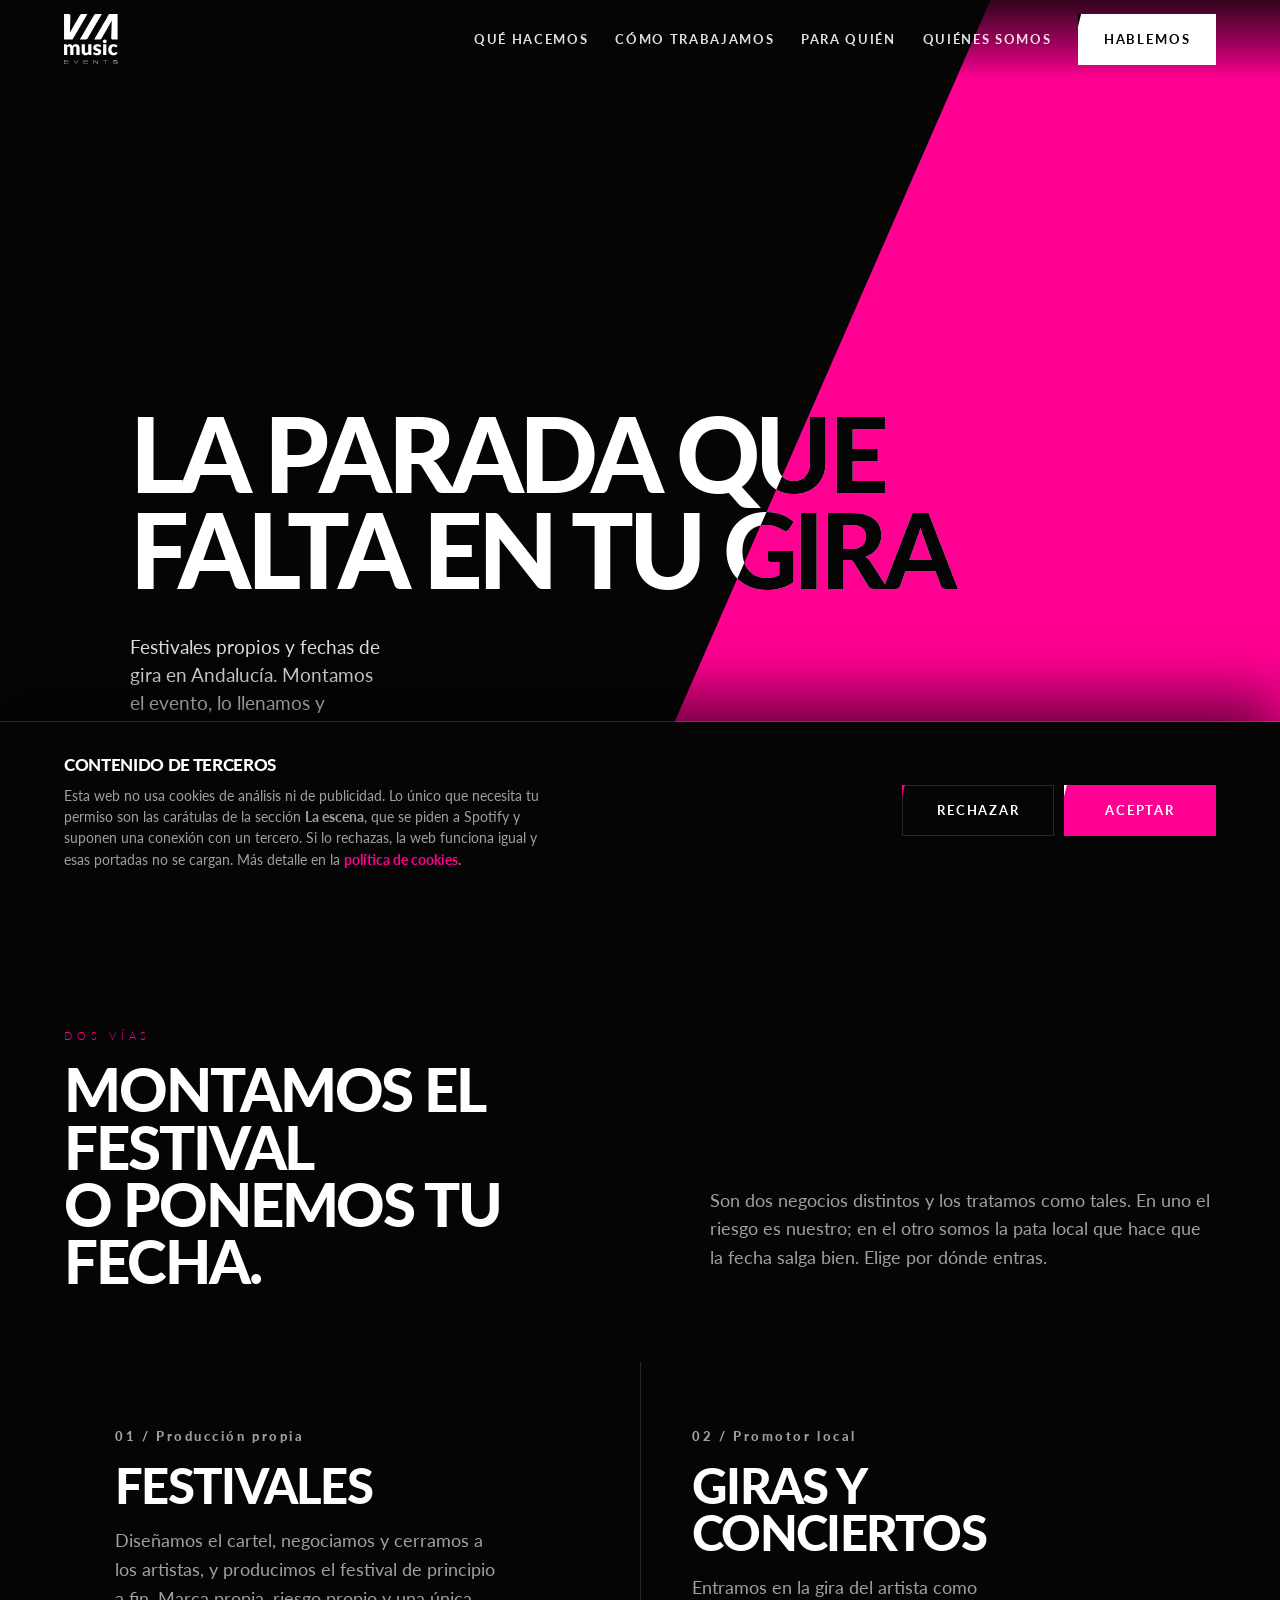
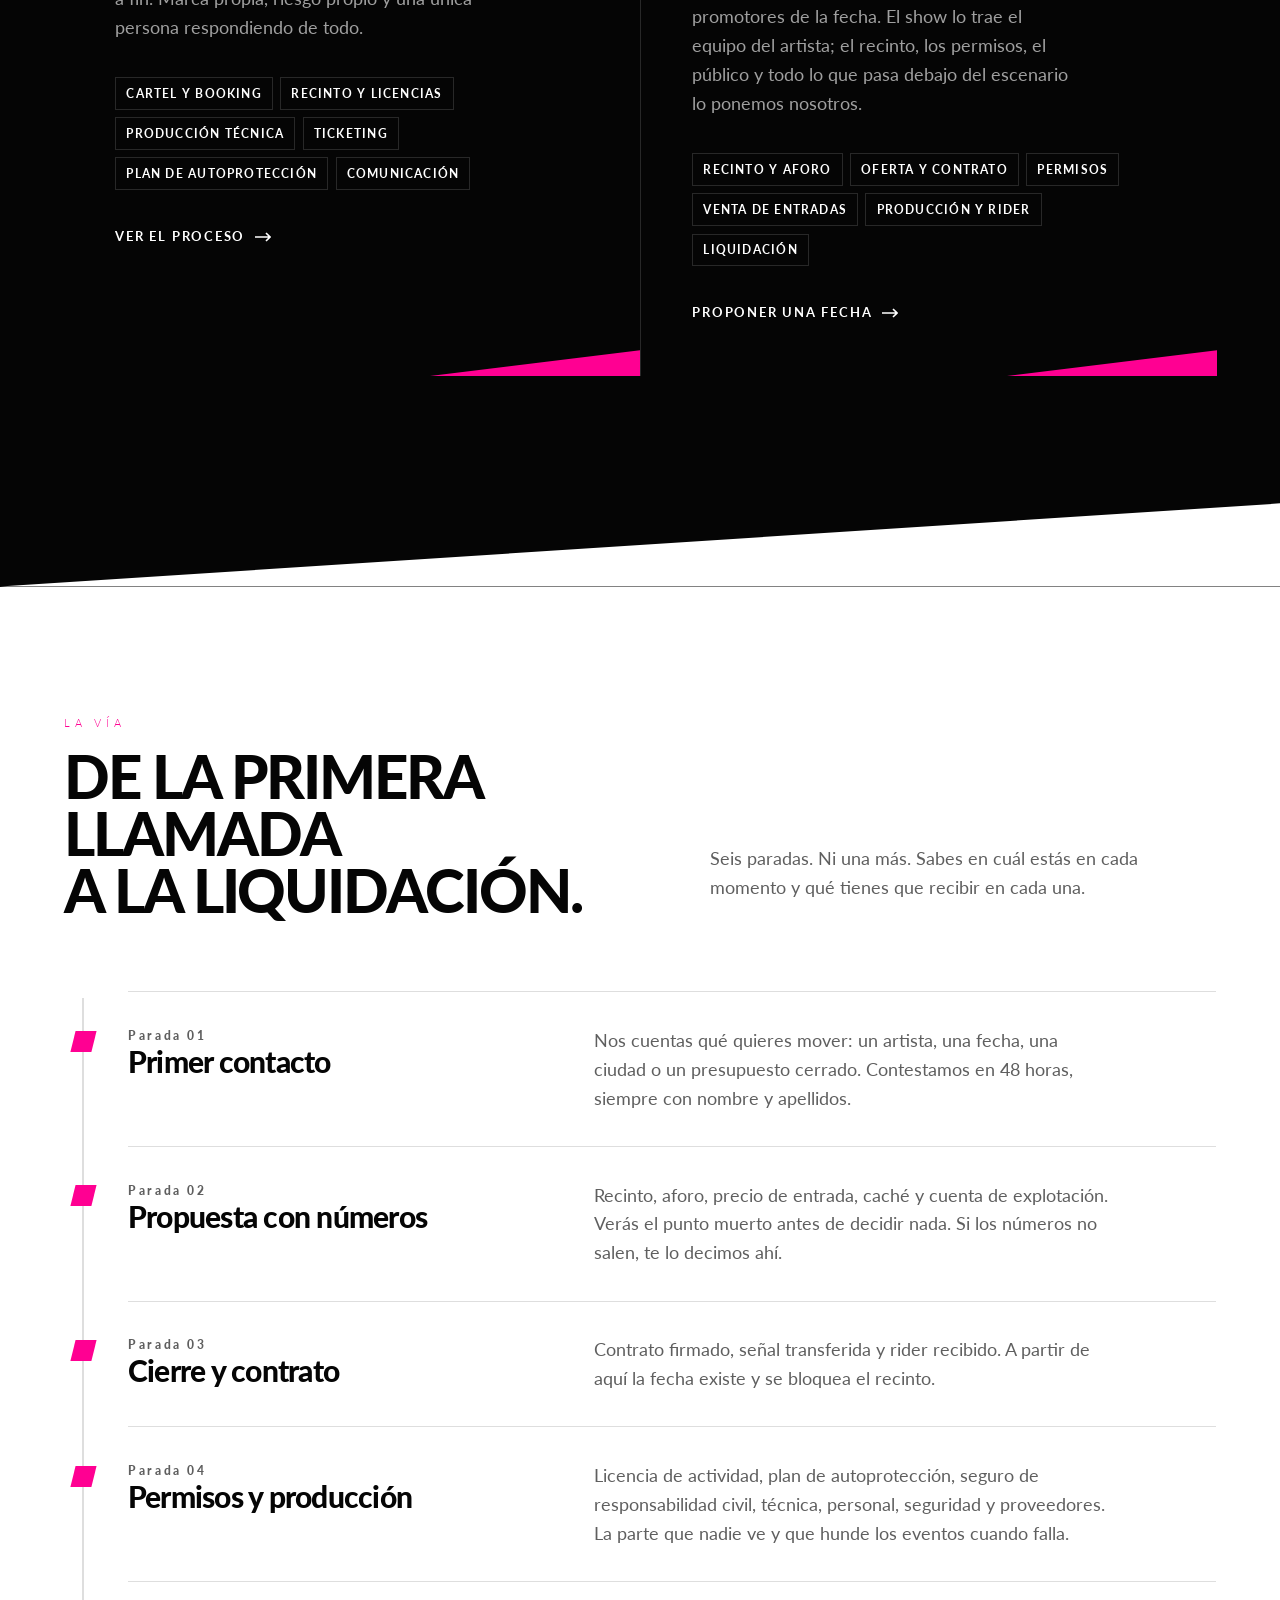
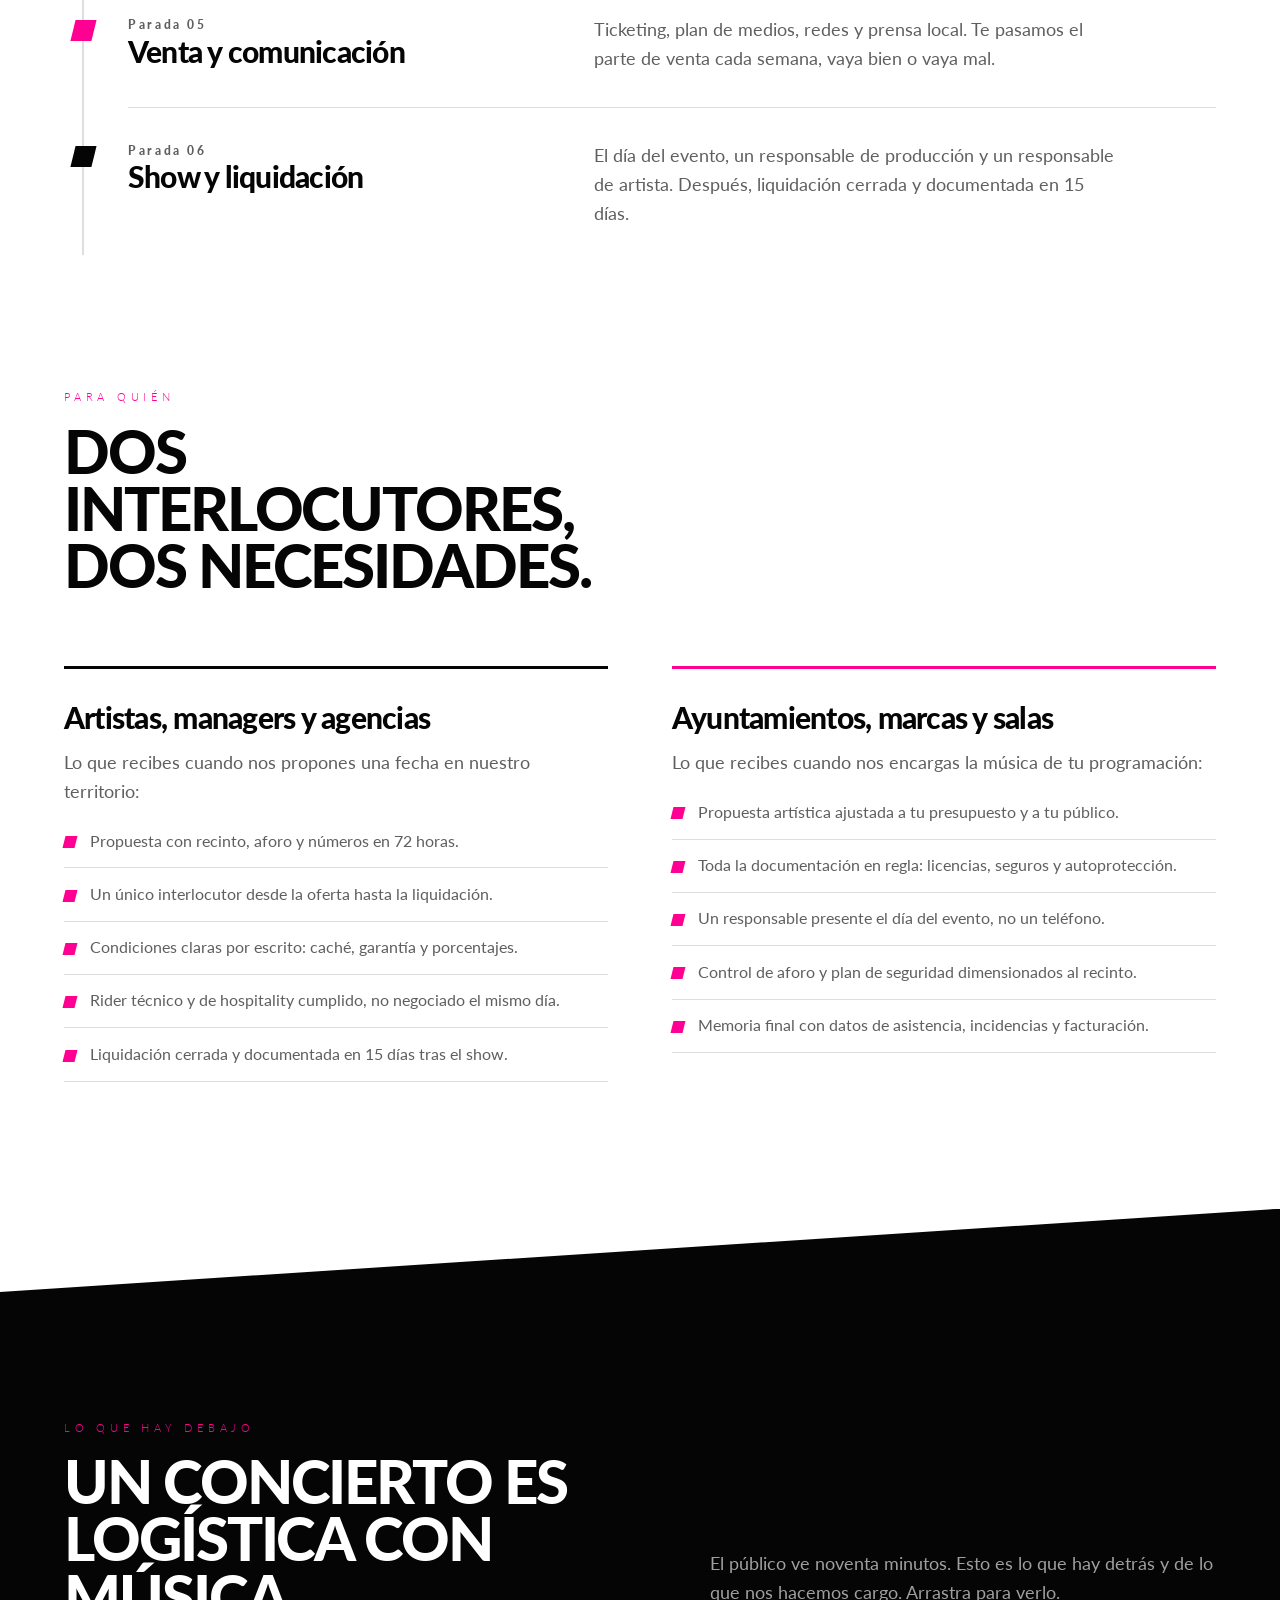
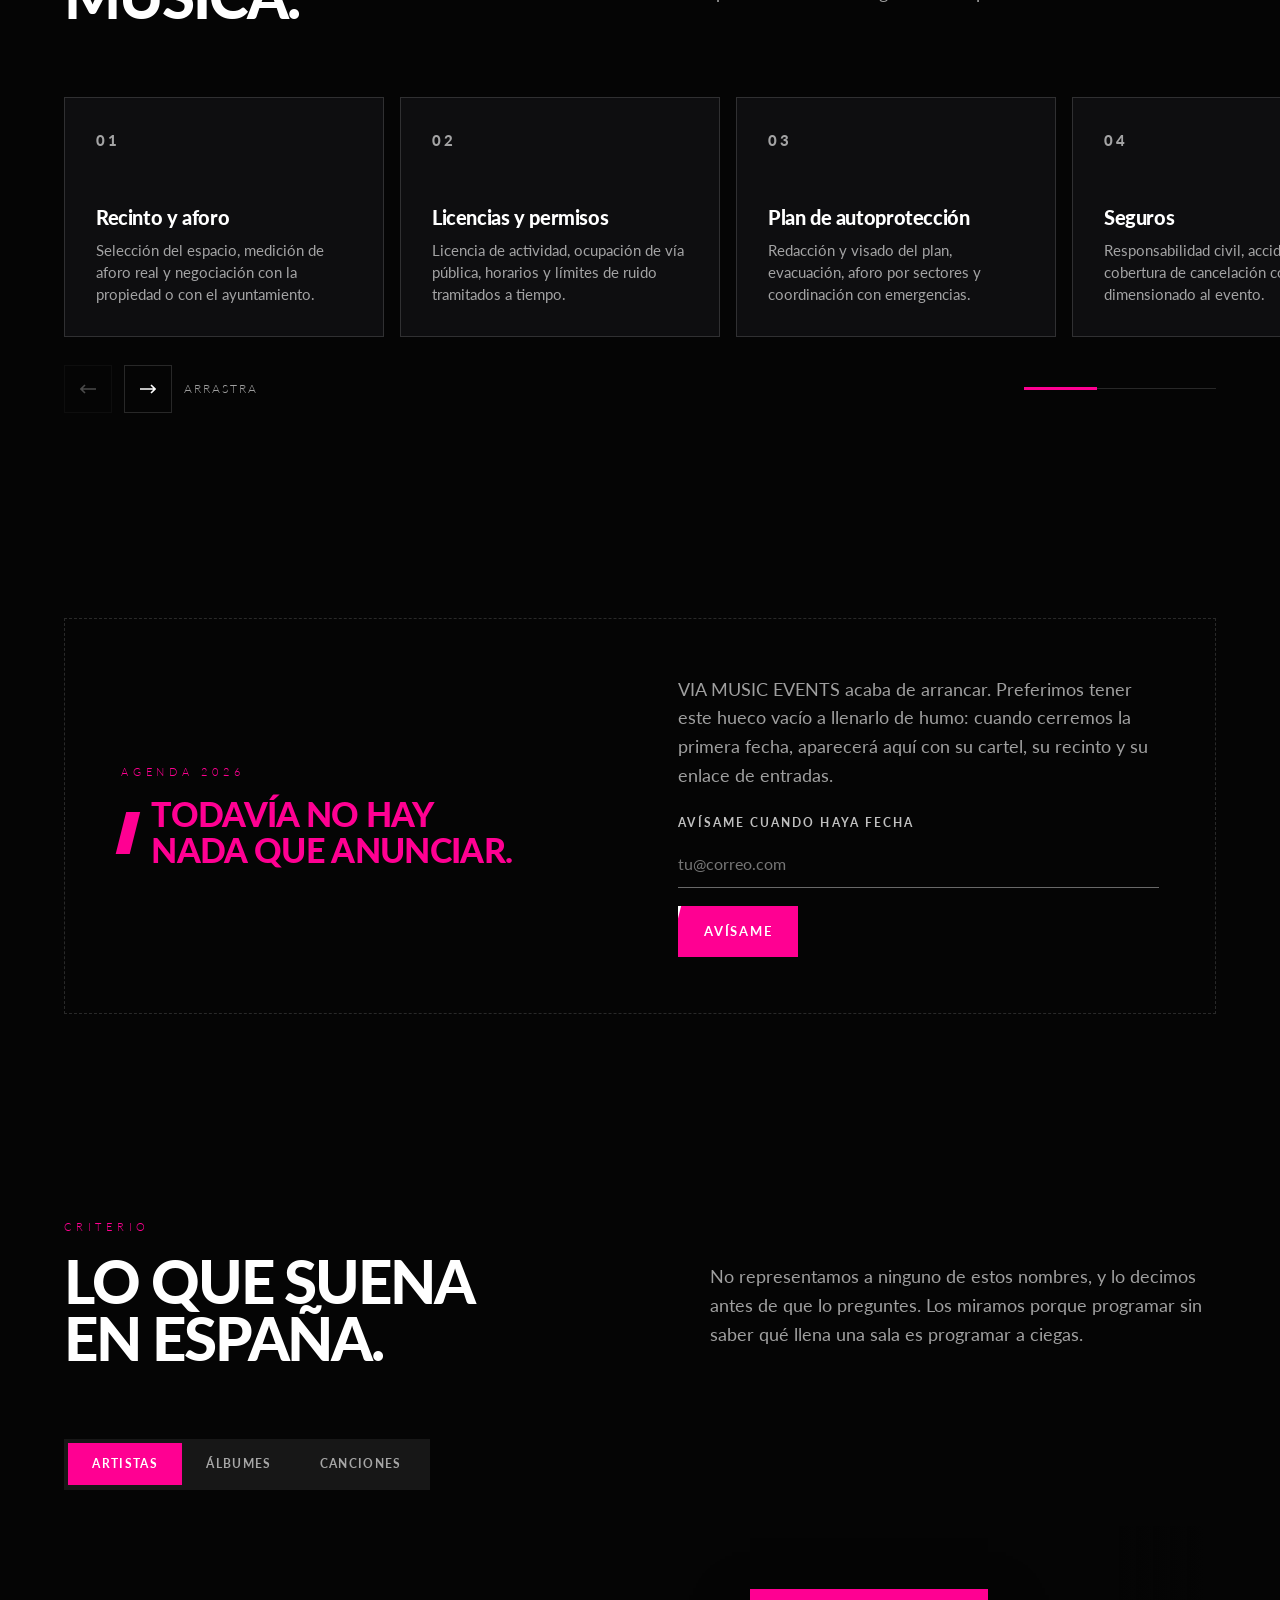
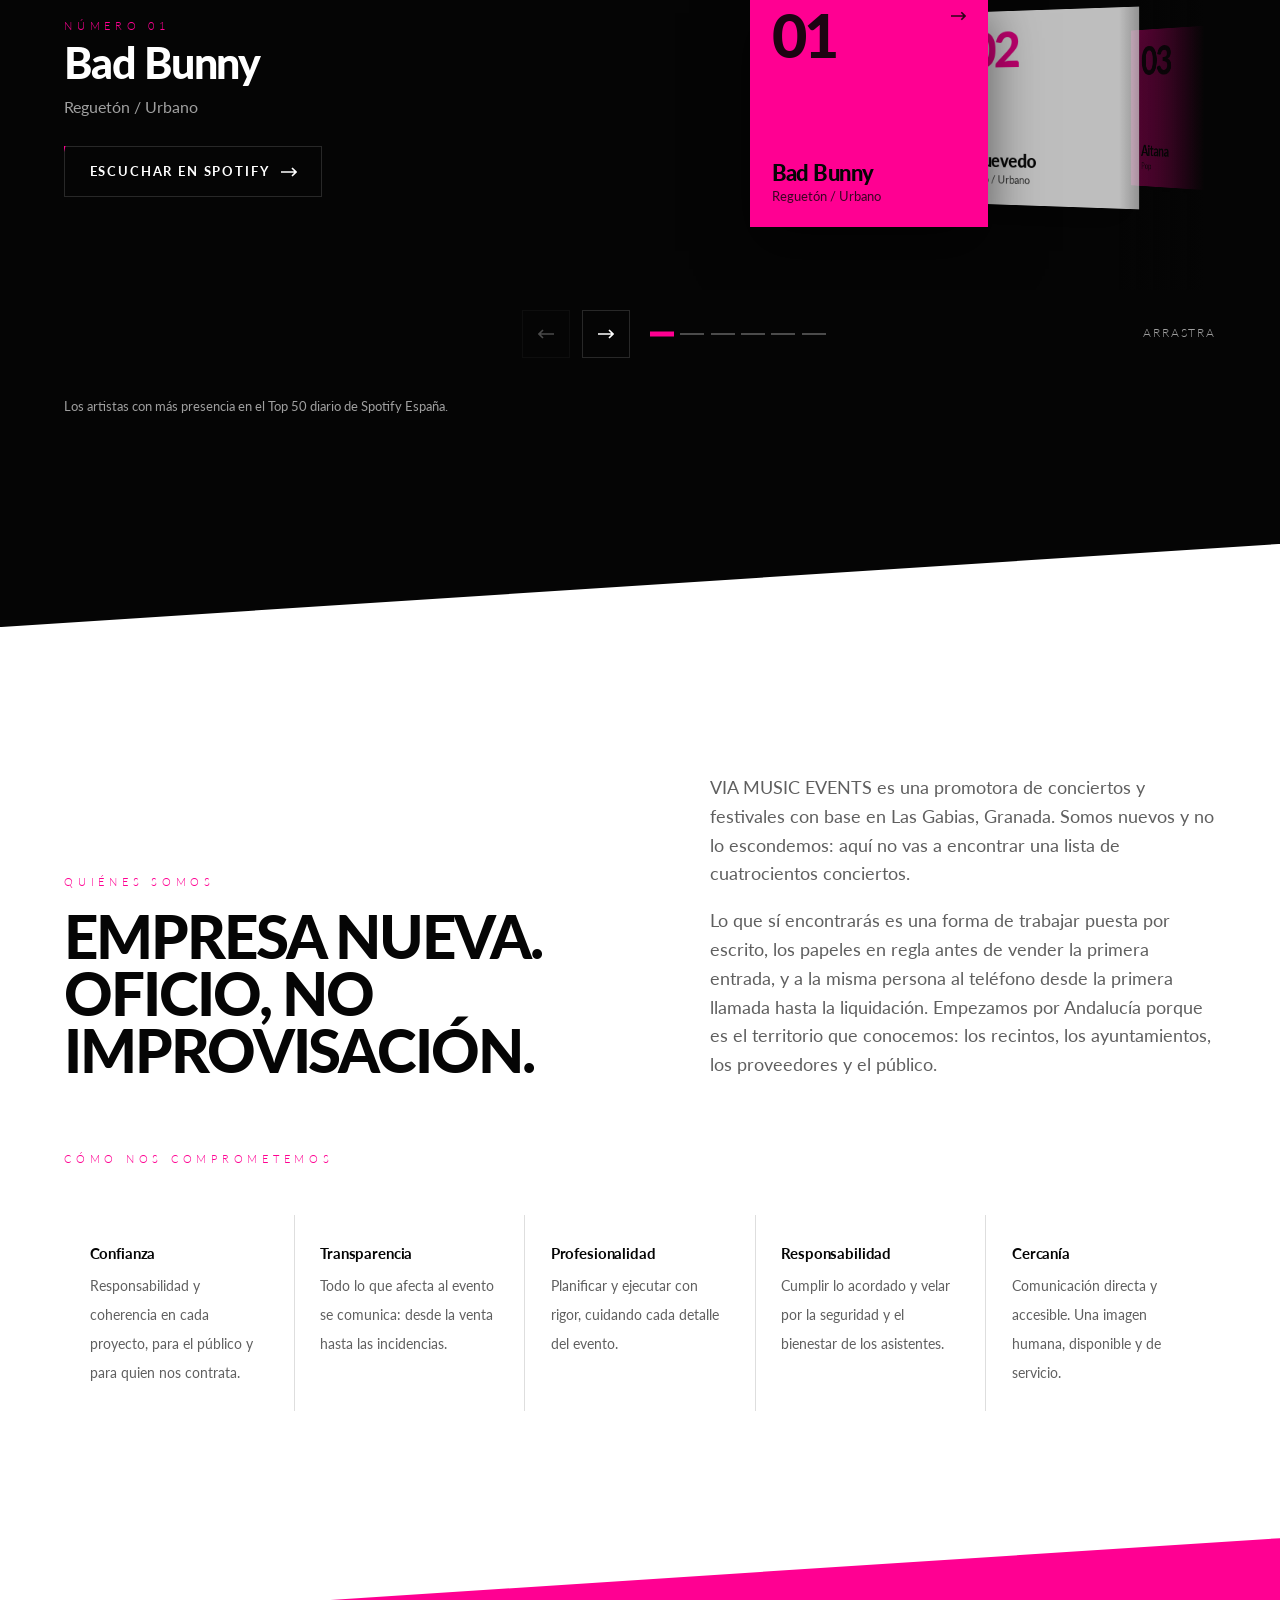
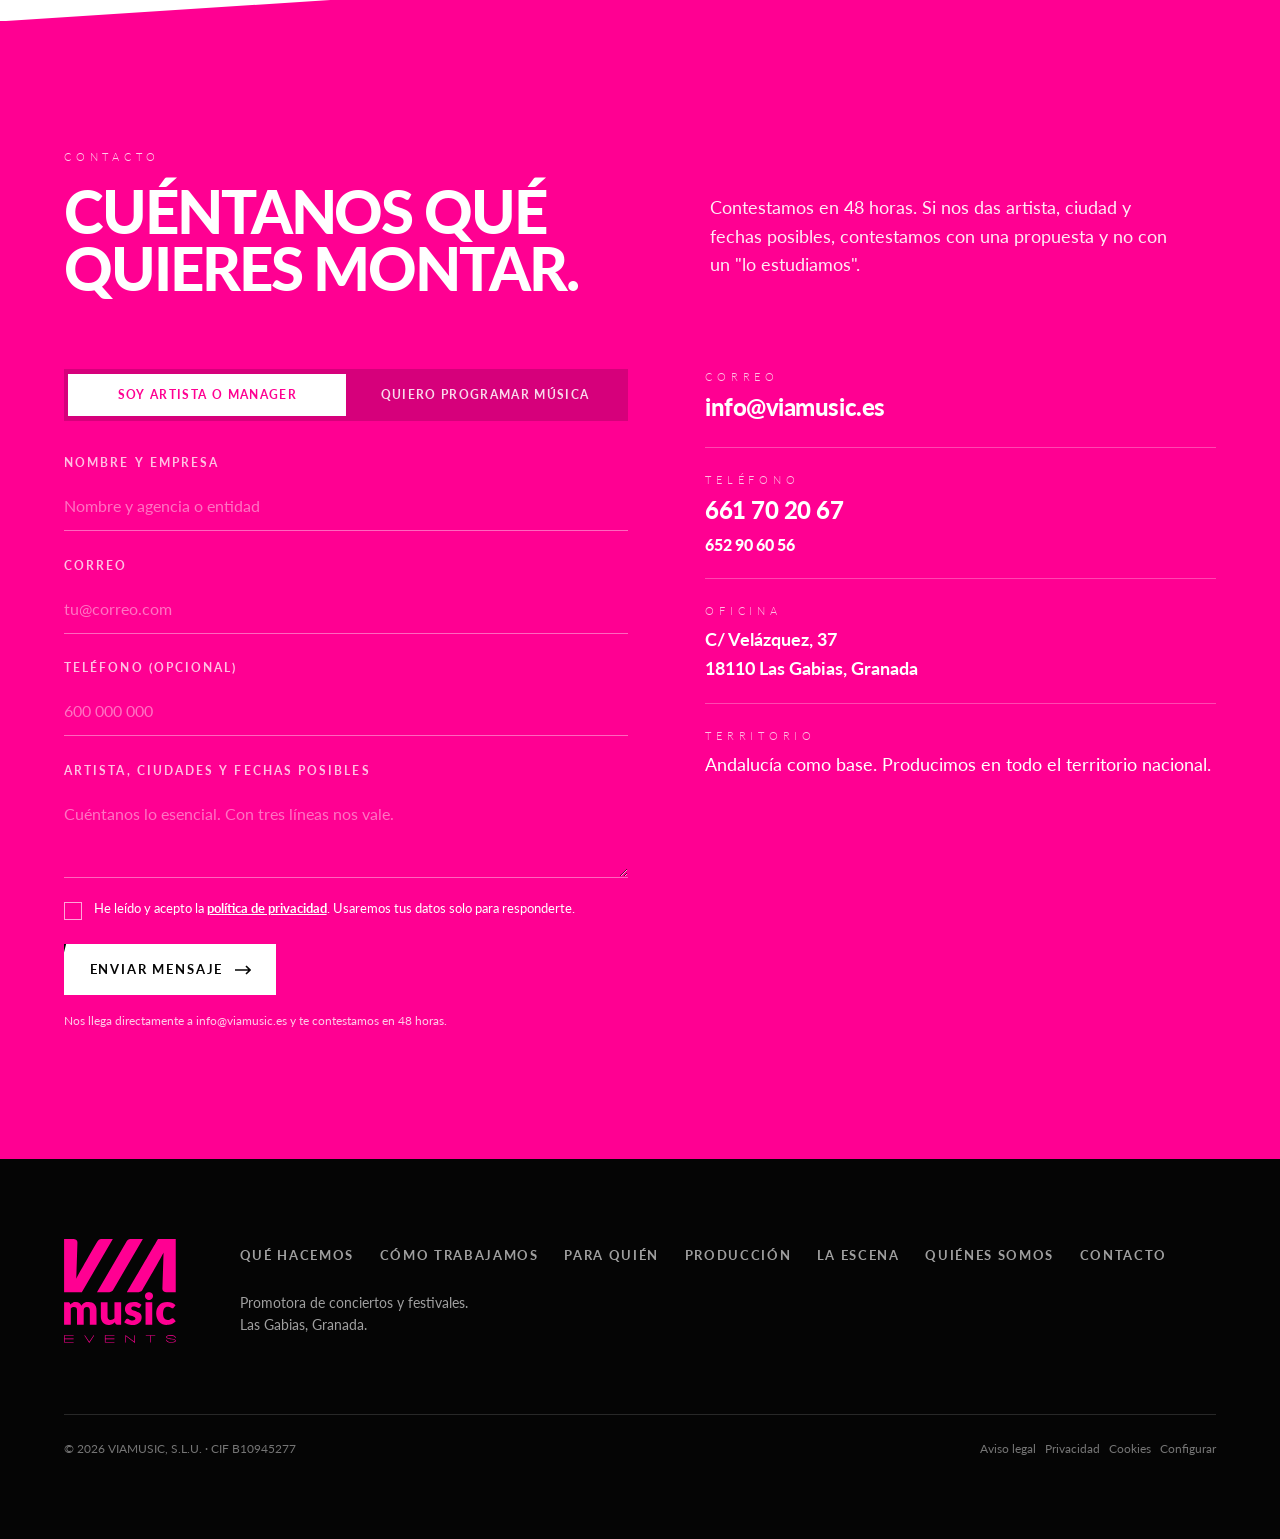
<file: index_9.html>
<!DOCTYPE html>
<html lang="es">
<head>
<meta charset="utf-8">
<meta name="viewport" content="width=device-width, initial-scale=1, viewport-fit=cover">
<title>VIA MUSIC EVENTS - Promotora de conciertos y festivales · Granada</title>
<meta name="description" content="Promotora de conciertos y festivales con base en Granada. Producimos festivales propios y somos promotor local de fechas de gira en Andalucía.">
<meta name="theme-color" content="#050505">
<meta property="og:title" content="VIA MUSIC EVENTS - Promotora de conciertos y festivales">
<meta property="og:description" content="Festivales propios y fechas de gira en Andalucía. Buscamos el artista, montamos el evento y respondemos de él de principio a fin.">
<meta property="og:type" content="website">
<link rel="icon" href="LOGOTIPO_2_VIA_MUSIC.svg" type="image/svg+xml">
<link rel="preconnect" href="https://fonts.googleapis.com">
<link rel="preconnect" href="https://fonts.gstatic.com" crossorigin>
<link href="https://fonts.googleapis.com/css2?family=Lato:wght@300;400;700;900&display=swap" rel="stylesheet">
<style>
/* ============================================================
   VIA MUSIC EVENTS
   Sistema derivado del manual de identidad:
   - Color: Rosa Fucsia #FF0092 / Negro #000 / Blanco #FFF
   - Tipografía: Lato (Black para display, Regular cuerpo,
     Light con tracking amplio para el registro "EVENTS")
   - Gesto de marca: el corte diagonal del logotipo (la barra
     que atraviesa la V, la I y la A). Es la firma de la página.
   ============================================================ */

:root{
  --ink:#050505;
  --ink-2:#0e0e10;
  --paper:#ffffff;
  --fucsia:#FF0092;
  --fucsia-deep:#d10078;

  --on-dark:rgba(255,255,255,.62);
  --on-dark-strong:rgba(255,255,255,.88);
  --on-light:rgba(5,5,5,.64);
  --rule-dark:rgba(255,255,255,.14);
  --rule-light:rgba(5,5,5,.13);

  --slash:14deg;                   /* ángulo del corte del logotipo */
  --gutter:clamp(1.25rem, 5vw, 5.5rem);
  --maxw:82rem;

  --ease-out:cubic-bezier(.22,.61,.36,1);
  --ease-in:cubic-bezier(.64,.39,.78,.4);   /* inversa, para el camino de vuelta */
  --t-fast:120ms;
}

*,*::before,*::after{box-sizing:border-box}
html{-webkit-text-size-adjust:100%; scroll-behavior:smooth}
body{
  margin:0;
  background:var(--ink);
  color:var(--paper);
  font-family:'Lato',system-ui,-apple-system,'Segoe UI',sans-serif;
  font-size:clamp(1rem,.94rem + .28vw,1.125rem);
  line-height:1.6;
  font-weight:400;
  -webkit-font-smoothing:antialiased;
  overflow-x:hidden;
}
img,svg{display:block;max-width:100%}
a{color:inherit;text-decoration:none}
button,input,textarea,select{font:inherit;color:inherit}

::selection{background:var(--fucsia);color:#fff}

:focus-visible{
  outline:2px solid var(--fucsia);
  outline-offset:3px;
  border-radius:2px;
}
.plate--light :focus-visible{outline-color:var(--ink)}
.plate--fucsia :focus-visible{outline-color:#fff}

.skip{
  position:absolute;left:-9999px;top:0;z-index:200;
  background:var(--fucsia);color:#fff;padding:.75rem 1.25rem;font-weight:700;
}
.skip:focus{left:0}

/* ---------- Escala tipográfica ---------------------------------
   Tracking específico por tamaño: negativo fuerte en display,
   neutro en cuerpo, muy abierto en las etiquetas (registro EVENTS).
----------------------------------------------------------------- */
.display{
  font-weight:900;
  font-size:clamp(2.7rem, 1rem + 8.6vw, 8.4rem);
  line-height:.9;
  letter-spacing:-.045em;
  text-transform:uppercase;
  margin:0;
}
.h2{
  font-weight:900;
  font-size:clamp(1.9rem,1rem + 3.4vw,4rem);
  line-height:.96;
  letter-spacing:-.035em;
  text-transform:uppercase;
  margin:0;
}
.h3{
  font-weight:900;
  font-size:clamp(1.35rem,1rem + 1.1vw,1.9rem);
  line-height:1.08;
  letter-spacing:-.025em;
  margin:0;
}
.label{
  font-weight:300;
  font-size:clamp(.62rem,.58rem + .16vw,.75rem);
  letter-spacing:.42em;
  text-transform:uppercase;
  line-height:1.4;
  margin:0;
}
.lead{
  font-size:clamp(1.05rem,1rem + .55vw,1.4rem);
  line-height:1.5;
  letter-spacing:-.01em;
  max-width:44ch;
}
.body-muted{color:var(--on-dark);max-width:56ch}
.plate--light .body-muted{color:var(--on-light)}
.small{font-size:.875rem;line-height:1.55}

/* ---------- Planchas de color ---------------------------------- */
.plate{position:relative;background:var(--ink);color:var(--paper)}
.plate--light{background:var(--paper);color:var(--ink)}
.plate--fucsia{background:var(--fucsia);color:#fff}
.wrap{
  max-width:var(--maxw);
  margin-inline:auto;
  padding-inline:var(--gutter);
}
.section{padding-block:clamp(4.5rem,10vw,9rem)}
section[id]{scroll-margin-top:clamp(3.5rem,7vw,5.5rem)}
.section--tight{padding-block:clamp(3rem,6vw,5rem)}

/* Corte diagonal entre planchas: el gesto del logotipo */
.cut{position:relative;height:clamp(2.5rem,6.5vw,6rem);margin-top:-1px;overflow:hidden}
.cut>i{
  position:absolute;inset:0;display:block;
  clip-path:polygon(0 100%,100% 0,100% 100%,0 100%);
}
.cut--to-light{background:var(--ink)}
.cut--to-light>i{background:var(--paper)}
.cut--to-dark{background:var(--paper)}
.cut--to-fucsia{background:var(--paper)}
.cut--to-dark>i{background:var(--ink)}
.cut--to-fucsia>i{background:var(--fucsia)}

/* ---------- Marca ---------------------------------------------- */
.mark{width:auto;height:100%;color:var(--fucsia)}
.mark--white{color:#fff}
.mark--ink{color:var(--ink)}

/* ---------- Barra de navegación (material translúcido) --------- */
.nav{
  position:fixed;inset-inline:0;top:0;z-index:100;
  background:linear-gradient(to bottom,rgba(5,5,5,.82),rgba(5,5,5,.34) 62%,rgba(5,5,5,0));
  transition:background 320ms var(--ease-out), backdrop-filter 320ms var(--ease-out);
}
.nav__inner{
  max-width:var(--maxw);margin-inline:auto;
  padding:.85rem var(--gutter);
  display:flex;align-items:center;gap:clamp(1rem,3vw,2.5rem);
}
.nav:not(.is-stuck) .btn--solid{background:#fff;color:var(--ink)}
.nav:not(.is-stuck) .btn--solid .btn__bg{background:var(--ink)}
.nav:not(.is-stuck) .btn--solid:hover,
.nav:not(.is-stuck) .btn--solid:focus-visible{color:#fff}
.nav.is-stuck{
  background:rgba(5,5,5,.62);
  backdrop-filter:blur(22px) saturate(170%);
  -webkit-backdrop-filter:blur(22px) saturate(170%);
}
/* Borde de scroll difuminado en lugar de una línea dura */
.nav::after{
  content:"";position:absolute;left:0;right:0;top:100%;height:2.5rem;
  background:linear-gradient(to bottom,rgba(5,5,5,.55),rgba(5,5,5,0));
  opacity:0;transition:opacity 320ms var(--ease-out);pointer-events:none;
}
.nav.is-stuck::after{opacity:1}

.nav__logo{height:clamp(2.6rem,3.9vw,3.3rem);display:block;flex:0 0 auto}
.nav__logo svg{height:100%;width:auto}
.nav__links{
  display:flex;gap:clamp(.9rem,2.1vw,2rem);margin-left:auto;align-items:center;
}
.nav__link{
  position:relative;font-size:.8rem;font-weight:700;letter-spacing:.13em;
  text-transform:uppercase;padding:.4rem 0;color:var(--on-dark-strong);
  transition:color 160ms var(--ease-out);
}
.nav__link::after{
  content:"";position:absolute;left:0;bottom:0;height:2px;width:100%;
  background:var(--fucsia);transform:scaleX(0);transform-origin:left;
  transition:transform 260ms var(--ease-out);
}
.nav__link:hover{color:#fff}
.nav__link:hover::after,.nav__link.is-active::after{transform:scaleX(1)}

/* ---------- Botones -------------------------------------------- */
.btn{
  --btn-fg:#fff;
  position:relative;display:inline-flex;align-items:center;gap:.7rem;
  padding:.95rem 1.6rem;border:0;background:none;cursor:pointer;
  font-weight:700;font-size:.82rem;letter-spacing:.14em;text-transform:uppercase;
  color:var(--btn-fg);overflow:hidden;isolation:isolate;
  transition:transform var(--t-fast) var(--ease-out), color 220ms var(--ease-out);
  touch-action:manipulation;
}
.btn__bg{
  position:absolute;inset:-2px;z-index:-1;background:var(--fucsia);
  transform:translate3d(-101%,0,0) skewX(calc(-1 * var(--slash)));
  transition:transform 420ms var(--ease-out);
}
.btn:hover .btn__bg,.btn:focus-visible .btn__bg{transform:translate3d(0,0,0) skewX(calc(-1 * var(--slash)))}
.btn:active{transform:scale(.97);transition-duration:90ms}
.btn--solid{background:var(--fucsia);color:#fff}
.btn--solid .btn__bg{background:#fff}
.btn--solid:hover,.btn--solid:focus-visible{color:var(--ink)}
.btn--outline{box-shadow:inset 0 0 0 1px var(--rule-dark)}
.plate--light .btn--outline{box-shadow:inset 0 0 0 1px var(--rule-light);--btn-fg:var(--ink)}
.plate--light .btn--outline:hover,.plate--light .btn--outline:focus-visible{color:#fff}
.plate--fucsia .btn--solid{background:#fff;color:var(--ink)}
.plate--fucsia .btn--solid .btn__bg{background:var(--ink)}
.plate--fucsia .btn--solid:hover,.plate--fucsia .btn--solid:focus-visible{color:#fff}
.btn__arrow{transition:transform 380ms var(--ease-out)}
.btn:hover .btn__arrow{transform:translateX(.3rem)}

/* ---------- Revelado en scroll --------------------------------- */
.rev{opacity:0;transform:translate3d(0,1.6rem,0);
  transition:opacity 700ms var(--ease-out),transform 700ms var(--ease-out)}
.rev.is-in{opacity:1;transform:none}
.rev[data-d="1"]{transition-delay:80ms}
.rev[data-d="2"]{transition-delay:160ms}
.rev[data-d="3"]{transition-delay:240ms}
.rev[data-d="4"]{transition-delay:320ms}
.rev[data-d="5"]{transition-delay:400ms}

/* ---------- Portada -------------------------------------------
   La composición no es un titular centrado con dos botones: es la
   construcción del propio logotipo llevada a escala de página. El
   logotipo es blanco recortado sobre fucsia; aquí el fucsia entra
   en diagonal (el mismo corte de la V, la I y la A) y el titular,
   al cruzarlo, cambia de blanco a negro. La palabra queda partida
   por el color, igual que las letras de la marca.
--------------------------------------------------------------- */
.hero{
  --band: polygon(78% -2%, 102% -2%, 102% 102%, 46% 102%);
  position:relative;
  min-height:100svh;
  display:grid;
  overflow:hidden;
  background:var(--ink);
  isolation:isolate;
}
.hero__band{
  position:absolute;inset:0;z-index:0;
  background:var(--fucsia);
  clip-path:var(--band);
  transform:translate3d(105%,0,0);
  transition:transform 1100ms var(--ease-out);
}
.is-loaded .hero__band{transform:translate3d(0,0,0)}

.hero__layer{
  grid-area:1/1;position:relative;z-index:1;
  display:flex;flex-direction:column;justify-content:flex-end;
  padding-top:clamp(7rem,17vh,11rem);
  padding-bottom:clamp(2.75rem,8vh,5.5rem);
}
/* Capa gemela recortada a la banda: misma caja, mismo salto de línea,
   sólo cambia el color. De ahí el recorte limpio del titular. */
.hero__layer--knock{
  z-index:2;color:var(--ink);pointer-events:none;
  clip-path:var(--band);
}
.hero__layer--knock .hero__rest{visibility:hidden}

.hero__h{
  font-weight:900;
  font-size:clamp(2.55rem,.6rem + 7.4vw,7.4rem);
  line-height:.92;
  letter-spacing:-.045em;
  text-transform:uppercase;
  margin:0;
  max-width:17ch;
  opacity:0;transform:translate3d(0,1.1rem,0);
  transition:opacity 800ms var(--ease-out),transform 800ms var(--ease-out);
}
.is-loaded .hero__h{opacity:1;transform:none}

.hero__rest{
  margin-top:clamp(1.75rem,4vh,3rem);
  max-width:min(26ch,22vw);
  opacity:0;transform:translate3d(0,1.1rem,0);
  transition:opacity 800ms var(--ease-out) 260ms,transform 800ms var(--ease-out) 260ms;
}
.is-loaded .hero__rest{opacity:1;transform:none}
.hero__rest p{margin:0;color:var(--on-dark-strong);font-size:clamp(1rem,.95rem + .35vw,1.18rem);line-height:1.5}

.hero__next{
  display:inline-block;margin-top:1.6rem;padding-bottom:.4rem;position:relative;
  font-weight:900;font-size:.85rem;letter-spacing:.14em;text-transform:uppercase;
}
.hero__next::before{
  content:"";position:absolute;left:0;right:0;bottom:0;height:2px;
  background:currentColor;opacity:.28;
}
.hero__next::after{
  content:"";position:absolute;left:0;bottom:0;height:2px;width:100%;
  background:var(--fucsia);transform:scaleX(0);transform-origin:left;
  transition:transform 420ms var(--ease-out);
}
.hero__next:hover::after,.hero__next:focus-visible::after{transform:scaleX(1)}

/* En pantallas estrechas la banda no puede ser una franja lateral:
   pasa a ser el suelo de la portada y el contenido se lee en negro
   sobre fucsia. Se pierde el recorte, se gana legibilidad. */
@media(max-width:56rem){
  .hero{--band: polygon(-2% 36%, 102% 22%, 102% 102%, -2% 102%)}
  .hero__layer{color:var(--ink)}
  .hero__layer--knock{display:none}
  .hero__h{font-size:clamp(2.3rem,10.4vw,3.4rem);max-width:13ch}
  .hero__rest{max-width:34ch}
  .hero__rest p{color:rgba(0,0,0,.78)}
  .hero__band{transition-duration:900ms}
}

@media (prefers-reduced-motion: reduce){
  .hero__band{transform:none}
  .hero__h,.hero__rest{opacity:1;transform:none}
}

/* ---------- Encabezado de sección ------------------------------ */
.head{
  display:grid;gap:clamp(1rem,2.5vw,2rem);
  grid-template-columns:minmax(0,1fr);
  margin-bottom:clamp(2.5rem,6vw,4.5rem);
  align-items:end;
}
@media(min-width:60rem){
  .head{grid-template-columns:minmax(0,1.15fr) minmax(0,1fr);gap:clamp(2rem,5vw,5rem)}
}
.head__label{color:var(--fucsia);margin-bottom:1.1rem}
.plate--fucsia .head__label{color:#fff;opacity:.8}

/* ---------- Las dos vías (qué hacemos) ------------------------- */
.doors{display:grid;gap:1px;background:var(--rule-dark)}
@media(min-width:56rem){.doors{grid-template-columns:1fr 1fr}}
.door{
  position:relative;background:var(--ink);
  padding:clamp(1.75rem,4vw,3.25rem);
  overflow:hidden;isolation:isolate;
  transition:background 400ms var(--ease-out);
  will-change:transform;
}
.door::before{
  content:"";position:absolute;inset:-3px;z-index:-1;background:var(--fucsia);
  transform:translate3d(0,101%,0) skewY(calc(-1 * var(--slash) / 2));
  transition:transform 620ms var(--ease-out);
}
.door:hover::before,.door:focus-within::before{transform:translate3d(0,0,0) skewY(calc(-1 * var(--slash) / 2))}
.door__num{
  font-weight:900;font-size:.8rem;letter-spacing:.2em;color:var(--fucsia);
  transition:color 300ms var(--ease-out);
}
.door:hover .door__num{color:#fff}
.door__title{margin:.9rem 0 1rem}
.door__title .h2{font-size:clamp(1.8rem,1rem + 2.6vw,3.1rem)}
.door p{color:var(--on-dark);transition:color 400ms var(--ease-out);max-width:38ch}
.door:hover p{color:rgba(255,255,255,.9)}
.door__list{
  list-style:none;margin:clamp(1.5rem,3vw,2.25rem) 0 0;padding:0;
  display:flex;flex-wrap:wrap;gap:.45rem;
}
.door__list li{
  font-size:.76rem;font-weight:700;letter-spacing:.1em;text-transform:uppercase;
  padding:.42rem .7rem;box-shadow:inset 0 0 0 1px var(--rule-dark);
  transition:box-shadow 400ms var(--ease-out);
}
.door:hover .door__list li{box-shadow:inset 0 0 0 1px rgba(255,255,255,.45)}
.door__go{
  display:inline-flex;align-items:center;gap:.6rem;margin-top:clamp(1.5rem,3vw,2.25rem);
  font-weight:700;font-size:.8rem;letter-spacing:.14em;text-transform:uppercase;
}
.door__go svg{transition:transform 380ms var(--ease-out)}
.door:hover .door__go svg{transform:translateX(.35rem)}

/* ---------- La vía: el proceso --------------------------------- */
.route{
  --route-pad:clamp(2.25rem,5vw,4.5rem);
  --spine-x:clamp(.6rem,1.4vw,1.4rem);
  --dot:clamp(1rem,1.7vw,1.3rem);
  position:relative;padding-left:var(--route-pad);
}
.route__spine{
  position:absolute;left:var(--spine-x);top:.4rem;bottom:.4rem;width:2px;
  background:var(--rule-light);
}
.route__spine i{
  position:absolute;inset-inline:0;top:0;height:var(--p,0%);
  background:var(--fucsia);transition:height 160ms linear;display:block;
}
.stop{position:relative;padding-block:clamp(1.35rem,3vw,2.1rem);border-top:1px solid var(--rule-light)}
.stop:first-child{border-top:0;padding-top:0}
.stop__dot{
  position:absolute;
  left:calc(var(--spine-x) - var(--route-pad) - var(--dot)/2 + 1px);
  top:clamp(1.6rem,3.2vw,2.4rem);
  width:var(--dot);height:var(--dot);
  background:var(--ink);transform:skewX(calc(-1 * var(--slash)));
  transition:background 380ms var(--ease-out),transform 380ms var(--ease-out);
}
.stop:first-child .stop__dot{top:.15rem}
.stop.is-in .stop__dot{background:var(--fucsia)}
.stop__grid{display:grid;gap:.5rem clamp(1.5rem,4vw,3.5rem)}
@media(min-width:52rem){.stop__grid{grid-template-columns:minmax(0,.9fr) minmax(0,1.35fr);align-items:start}}
.stop__n{
  font-weight:900;font-size:.75rem;letter-spacing:.22em;color:var(--fucsia);
  margin-bottom:.5rem;
}
.stop p{margin:0;color:var(--on-light);max-width:52ch}

/* ---------- Para quién ------------------------------------------ */
.who{display:grid;gap:clamp(2rem,5vw,4rem)}
@media(min-width:56rem){.who{grid-template-columns:1fr 1fr}}
.who__col{border-top:3px solid var(--ink);padding-top:clamp(1.25rem,3vw,2rem)}
.who__col:last-child{border-top-color:var(--fucsia)}
.who__list{list-style:none;margin:1.5rem 0 0;padding:0;display:grid;gap:.9rem}
.who__list li{
  display:grid;grid-template-columns:auto 1fr;gap:.85rem;align-items:start;
  padding-bottom:.9rem;border-bottom:1px solid var(--rule-light);
  color:var(--on-light);font-size:.98rem;line-height:1.5;
}
.who__list li::before{
  content:"";width:.75rem;height:.75rem;margin-top:.42rem;
  background:var(--fucsia);transform:skewX(calc(-1 * var(--slash)));
}

/* ---------- Carril de producción (arrastrable) ------------------ */
.rail{position:relative;margin-top:clamp(2rem,4vw,3rem)}
.rail__viewport{
  overflow:hidden;cursor:grab;
  margin-inline:calc(-1 * var(--gutter));
  padding-inline:var(--gutter);
  touch-action:pan-y;
  -webkit-user-select:none;user-select:none;
}
.rail__viewport.is-dragging{cursor:grabbing}
.rail__track{display:flex;gap:1rem;will-change:transform}
.card{
  flex:0 0 clamp(15rem,26vw,20rem);
  background:var(--ink-2);
  padding:clamp(1.35rem,2.6vw,2rem);
  min-height:clamp(12rem,20vw,15rem);
  display:flex;flex-direction:column;justify-content:space-between;
  box-shadow:inset 0 0 0 1px var(--rule-dark);
  position:relative;overflow:hidden;isolation:isolate;
  transition:box-shadow 350ms var(--ease-out);
}
.card::before{
  content:"";position:absolute;left:0;right:0;bottom:0;height:3px;background:var(--fucsia);
  transform:scaleX(0);transform-origin:left;transition:transform 450ms var(--ease-out);
}
.card:hover::before{transform:scaleX(1)}
.card:hover{box-shadow:inset 0 0 0 1px rgba(255,255,255,.3)}
.card__k{font-weight:900;font-size:.72rem;letter-spacing:.2em;color:var(--fucsia)}
.card__t{margin:auto 0 .6rem;font-weight:900;font-size:1.22rem;line-height:1.15;letter-spacing:-.02em}
.card p{margin:0;color:var(--on-dark);font-size:.92rem;line-height:1.5}
.rail__controls{display:flex;align-items:center;gap:.75rem;margin-top:1.75rem}
.rail__btn{
  width:3rem;height:3rem;display:grid;place-items:center;background:none;border:0;
  box-shadow:inset 0 0 0 1px var(--rule-dark);cursor:pointer;
  transition:background var(--t-fast) var(--ease-out),transform var(--t-fast) var(--ease-out),box-shadow 200ms var(--ease-out);
}
.rail__btn:hover{background:var(--fucsia);box-shadow:inset 0 0 0 1px var(--fucsia)}
.rail__btn:active{transform:scale(.94)}
.rail__btn[disabled]{opacity:.28;pointer-events:none}
.rail__hint{color:var(--on-dark);font-size:.78rem;letter-spacing:.16em;text-transform:uppercase;font-weight:300}
.rail__bar{flex:1;height:1px;background:var(--rule-dark);position:relative;margin-left:auto;max-width:12rem}
.rail__bar i{position:absolute;left:0;top:-1px;height:3px;background:var(--fucsia);width:20%}

/* ---------- Agenda: estado vacío honesto ------------------------ */
.agenda{
  border:1px dashed var(--rule-dark);
  padding:clamp(1.75rem,5vw,3.5rem);
  display:grid;gap:clamp(1.5rem,3vw,2.5rem);
}
@media(min-width:56rem){.agenda{grid-template-columns:minmax(0,1fr) minmax(0,1fr);align-items:center;gap:clamp(2rem,6vw,5rem)}}
.agenda__empty{
  display:flex;align-items:center;gap:1rem;color:var(--fucsia);
  font-weight:900;letter-spacing:-.02em;font-size:clamp(1.35rem,1rem + 1.4vw,2.1rem);
  line-height:1.05;text-transform:uppercase;
}
.agenda__empty i{width:.9rem;height:2.6rem;background:var(--fucsia);flex:0 0 auto;
  transform:skewX(calc(-1 * var(--slash)))}

/* ---------- Formularios ----------------------------------------- */
.field{display:grid;gap:.45rem;margin-bottom:1.1rem}
.field span{font-size:.72rem;font-weight:700;letter-spacing:.18em;text-transform:uppercase;opacity:.75}
.input{
  width:100%;background:transparent;border:0;border-bottom:1px solid rgba(255,255,255,.4);
  padding:.7rem 0;font-size:1rem;transition:border-color 220ms var(--ease-out);
}
.input::placeholder{color:rgba(255,255,255,.45)}
.input:focus{outline:none;border-bottom-color:#fff}
.input:focus-visible{outline:none;border-bottom-width:2px}
textarea.input{resize:vertical;min-height:5.5rem}

/* Selector segmentado con indicador por muelle */
.seg{position:relative;display:flex;padding:.28rem;background:rgba(0,0,0,.16);margin-bottom:1.6rem}
.seg__ind{
  position:absolute;top:.28rem;bottom:.28rem;left:.28rem;background:#fff;
  will-change:transform,width;z-index:0;
}
.seg button{
  position:relative;z-index:1;flex:1;border:0;background:none;cursor:pointer;
  padding:.72rem .5rem;font-size:.76rem;font-weight:700;letter-spacing:.11em;
  text-transform:uppercase;color:rgba(255,255,255,.85);
  transition:color 240ms var(--ease-out),transform var(--t-fast) var(--ease-out);
}
.seg button[aria-pressed="true"]{color:var(--fucsia)}
.seg button:active{transform:scale(.97)}

.contact{display:grid;gap:clamp(2.25rem,6vw,5rem)}
@media(min-width:60rem){.contact{grid-template-columns:minmax(0,1.05fr) minmax(0,.95fr)}}
.contact__data{display:grid;gap:1.5rem;align-content:start}
.contact__row{display:grid;gap:.2rem;padding-bottom:1.25rem;border-bottom:1px solid rgba(255,255,255,.28)}
.contact__row a{font-weight:900;font-size:clamp(1.05rem,1rem + .7vw,1.5rem);letter-spacing:-.02em;
  display:inline-block;transition:transform 260ms var(--ease-out)}
.contact__row a:hover{transform:translateX(.35rem)}
.form__note{font-size:.78rem;opacity:.8;margin:1rem 0 0}
.form__ok{
  margin-top:1rem;padding:.9rem 1.1rem;background:#fff;color:var(--ink);
  font-weight:700;font-size:.85rem;display:none;
}
.form__ok.is-on{display:block}

/* ---------- Valores --------------------------------------------- */
.values{list-style:none;margin:clamp(2rem,4vw,3rem) 0 0;padding:0;display:grid;gap:1px;background:var(--rule-light)}
@media(min-width:40rem){.values{grid-template-columns:repeat(2,1fr)}}
@media(min-width:64rem){.values{grid-template-columns:repeat(5,1fr)}}
.values li{background:var(--paper);padding:clamp(1.1rem,2.2vw,1.6rem);position:relative;overflow:hidden}
.values li::after{
  content:"";position:absolute;left:0;bottom:0;width:100%;height:3px;background:var(--fucsia);
  transform:scaleX(0);transform-origin:left;transition:transform 420ms var(--ease-out);
}
.values li:hover::after{transform:scaleX(1)}
.values strong{display:block;font-size:.95rem;letter-spacing:-.01em;margin-bottom:.35rem}
.values span{font-size:.86rem;line-height:1.45;color:var(--on-light)}

/* ---------- Pie -------------------------------------------------- */
.foot{padding-block:clamp(3rem,7vw,5rem)}
.foot__top{display:grid;gap:clamp(2rem,5vw,4rem);align-items:start}
@media(min-width:52rem){.foot__top{grid-template-columns:auto 1fr}}
.foot__logo{height:clamp(4.5rem,9vw,6.5rem)}
.foot__logo svg{height:100%;width:auto}
.foot__nav{list-style:none;margin:0;padding:0;display:flex;flex-wrap:wrap;gap:.6rem 1.6rem}
.foot__nav a{font-size:.8rem;font-weight:700;letter-spacing:.13em;text-transform:uppercase;color:var(--on-dark)}
.foot__nav a:hover{color:var(--fucsia)}
.foot__legal{
  margin-top:clamp(2.5rem,6vw,4rem);padding-top:1.5rem;border-top:1px solid var(--rule-dark);
  display:flex;flex-wrap:wrap;gap:.5rem 1.5rem;justify-content:space-between;
  font-size:.78rem;color:rgba(255,255,255,.45);
}

/* ---------- Menú móvil (material que se materializa) ------------- */
.burger{
  display:none;margin-left:auto;width:2.75rem;height:2.75rem;background:none;border:0;
  cursor:pointer;place-items:center;
}
.burger i{display:block;width:1.35rem;height:2px;background:#fff;position:relative;
  transition:background 200ms var(--ease-out)}
.burger i::before,.burger i::after{
  content:"";position:absolute;left:0;width:100%;height:2px;background:#fff;
  transition:transform 320ms var(--ease-out);
}
.burger i::before{top:-6px}.burger i::after{top:6px}
.menu{
  position:fixed;inset:0;z-index:99;background:rgba(5,5,5,.86);
  backdrop-filter:blur(0px);-webkit-backdrop-filter:blur(0px);
  display:flex;flex-direction:column;justify-content:center;gap:.35rem;
  padding:var(--gutter);opacity:0;pointer-events:none;visibility:hidden;
}
.menu[hidden]{display:none}
.menu.is-open{opacity:1;pointer-events:auto;visibility:visible}
.menu a{
  font-weight:900;font-size:clamp(1.8rem,9vw,3rem);letter-spacing:-.035em;text-transform:uppercase;
  line-height:1.08;transform:translate3d(0,.6rem,0);opacity:0;
  transition:transform 460ms var(--ease-out),opacity 460ms var(--ease-out),color 180ms var(--ease-out);
}
.menu.is-open a{transform:none;opacity:1}
.menu.is-open a:nth-child(2){transition-delay:40ms}
.menu.is-open a:nth-child(3){transition-delay:80ms}
.menu.is-open a:nth-child(4){transition-delay:120ms}
.menu.is-open a:nth-child(5){transition-delay:160ms}
.menu a:hover{color:var(--fucsia)}
@media(max-width:56rem){
  .nav__links{display:none}
  .burger{display:grid}
  .hero__meta{display:none}
}

/* ---------- Preferencias del sistema ----------------------------- */
@media (prefers-reduced-motion: reduce){
  html{scroll-behavior:auto}
  *,*::before,*::after{
    animation-duration:.01ms !important;animation-iteration-count:1 !important;
    transition-duration:180ms !important;
  }
  .rev{transform:none}
  .line>i{transform:none !important}
  .rail__viewport{overflow-x:auto;cursor:auto;touch-action:auto}
  .hero__scroll i{animation:none;transform:scaleX(1)}
}
@media (prefers-reduced-transparency: reduce){
  .nav.is-stuck{background:#050505;backdrop-filter:none;-webkit-backdrop-filter:none}
  .menu{background:#050505;backdrop-filter:none !important;-webkit-backdrop-filter:none !important}
}
@media (prefers-contrast: more){
  :root{--on-dark:rgba(255,255,255,.85);--on-light:rgba(5,5,5,.85);
    --rule-dark:rgba(255,255,255,.4);--rule-light:rgba(5,5,5,.4)}
  .nav.is-stuck{background:#000}
}
@media print{
  .nav,.menu,.rail__controls{display:none}
  body{background:#fff;color:#000}
}


/* ---------- La escena (carrusel con profundidad) ----------------
   Fundas de disco en un escenario con perspectiva: la activa de
   frente y las demás girando hacia el fondo. Sin carátulas
   (tienen derechos y esta web no usa imágenes), así que la funda
   es tipográfica: número, título y artista sobre plancha plana.
   Se arrastra con el dedo y la inercia la resuelve el mismo muelle
   que el carril de producción.
----------------------------------------------------------------- */
.chart{margin-top:clamp(1rem,3vw,2rem)}

.chart__tabs{
  position:relative;display:inline-flex;padding:.28rem;
  background:rgba(255,255,255,.07);margin-bottom:clamp(1.35rem,3vw,2.25rem);
  max-width:100%;
}
.chart__ind{position:absolute;top:.28rem;bottom:.28rem;left:.28rem;background:var(--fucsia);z-index:0}
.chart__tabs button{
  position:relative;z-index:1;border:0;background:none;cursor:pointer;
  padding:.7rem clamp(.8rem,2.4vw,1.5rem);
  font-size:.76rem;font-weight:700;letter-spacing:.11em;text-transform:uppercase;
  color:var(--on-dark);white-space:nowrap;
  transition:color 240ms var(--ease-out),transform var(--t-fast) var(--ease-out);
}
.chart__tabs button[aria-pressed="true"]{color:#fff}
.chart__tabs button:hover{color:#fff}
.chart__tabs button:active{transform:scale(.97)}

.flow{display:grid;column-gap:clamp(1.75rem,4vw,3.5rem);row-gap:clamp(.75rem,1.6vw,1.25rem);align-items:center}
@media(min-width:64rem){.flow{grid-template-columns:minmax(0,.82fr) minmax(0,1.4fr)}}

/* Panel del disco activo */
.flow__now{order:2;display:grid;gap:.55rem;align-content:start}
@media(min-width:64rem){.flow__now{order:0}}
.flow__rank{color:var(--fucsia);margin:0}
.flow__t{
  font-weight:900;font-size:clamp(1.6rem,1rem + 2.1vw,2.9rem);line-height:1;
  letter-spacing:-.035em;margin:0;overflow-wrap:anywhere;
}
.flow__m{margin:0;color:var(--on-dark);font-size:1rem}
.flow__now .btn{margin-top:1.1rem;justify-self:start}

/* Escenario */
.flow__stage{
  order:1;position:relative;
  height:clamp(286px,32vw,364px);
  perspective:1500px;perspective-origin:42% 50%;
  overflow:hidden;cursor:grab;touch-action:pan-y;
  -webkit-user-select:none;user-select:none;
  margin-inline:calc(-1 * var(--gutter));
}
@media(min-width:64rem){.flow__stage{order:0;margin-inline:0}}
.flow__stage.is-dragging{cursor:grabbing}
.flow__track{position:absolute;inset:0;transform-style:preserve-3d}
.flow__stage::after{
  content:"";position:absolute;top:0;right:0;bottom:0;width:14%;z-index:300;
  background:linear-gradient(to right,rgba(5,5,5,0),var(--ink) 88%);
  pointer-events:none;
}
.flow__stage.is-flat::after{display:none}

.sleeve{
  position:absolute;top:50%;left:50%;
  width:min(238px,56vw);aspect-ratio:1/1;
  margin:0;padding:0;border:0;
  display:flex;flex-direction:column;justify-content:space-between;
  text-align:left;
  padding:clamp(.9rem,2.4vw,1.35rem);
  background:var(--sleeve-bg);color:var(--sleeve-fg);
  box-shadow:0 24px 50px rgba(0,0,0,.55);
  backface-visibility:hidden;
  will-change:transform,opacity;
  transition:box-shadow 400ms var(--ease-out);
}
.sleeve--claro .sleeve__n{color:var(--fucsia);opacity:1}
.sleeve__n{
  position:relative;z-index:2;
  font-weight:900;font-size:clamp(2.6rem,7vw,3.8rem);line-height:.8;
  letter-spacing:-.05em;opacity:.9;
}
.sleeve > span:last-of-type{position:relative;z-index:2}

/* Carátula oficial servida por el oEmbed público de Spotify. Hasta que
   llega (o si no llega) la funda se queda en su plancha de color, que
   ya funciona por sí sola. */
.sleeve__art{
  position:absolute;inset:0;z-index:0;
  background-size:cover;background-position:center;
  opacity:0;transition:opacity 520ms var(--ease-out);
}
.sleeve__art.is-on{opacity:1}
/* Velo para que el número y el título sigan leyéndose sobre la foto */
.sleeve__art.is-on::after{
  content:"";position:absolute;inset:0;
  background:linear-gradient(to top,rgba(0,0,0,.88) 0%,rgba(0,0,0,.5) 44%,rgba(0,0,0,.46) 100%);
}
.sleeve.has-cover{color:#fff}
.sleeve.has-cover .sleeve__n{opacity:1;text-shadow:0 2px 14px rgba(0,0,0,.5)}
.sleeve.has-cover .sleeve__a{opacity:.9}
.sleeve__t{
  font-weight:900;font-size:clamp(1.05rem,.95rem + .6vw,1.4rem);line-height:1.05;
  letter-spacing:-.025em;overflow-wrap:anywhere;margin:0 0 .3rem;
}
.sleeve__a{font-size:.82rem;opacity:.78;display:block;line-height:1.3}
.sleeve__go{
  position:absolute;top:clamp(.9rem,2.4vw,1.35rem);right:clamp(.9rem,2.4vw,1.35rem);
  opacity:0;transition:opacity 320ms var(--ease-out);
}
.sleeve.is-active .sleeve__go{opacity:.85}

/* Mandos */
.flow__nav{
  order:3;display:flex;align-items:center;gap:.75rem;
  margin-top:clamp(1.25rem,3vw,2rem);
}
@media(min-width:64rem){.flow__nav{grid-column:2;order:0;margin-top:0}}
.flow__btn{
  width:3rem;height:3rem;display:grid;place-items:center;background:none;border:0;
  box-shadow:inset 0 0 0 1px var(--rule-dark);cursor:pointer;color:#fff;
  transition:background var(--t-fast) var(--ease-out),transform var(--t-fast) var(--ease-out),box-shadow 200ms var(--ease-out);
}
.flow__btn:hover{background:var(--fucsia);box-shadow:inset 0 0 0 1px var(--fucsia)}
.flow__btn:active{transform:scale(.94)}
.flow__btn[disabled]{opacity:.28;pointer-events:none}
.flow__dots{display:flex;gap:.4rem;margin-left:.5rem}
.flow__dots button{
  width:1.5rem;height:2px;border:0;padding:0;background:rgba(255,255,255,.28);cursor:pointer;
  transition:background 260ms var(--ease-out),transform 260ms var(--ease-out);
}
.flow__dots button[aria-current="true"]{background:var(--fucsia);transform:scaleY(2.5)}
.flow__hint{
  margin-left:auto;color:var(--on-dark);font-size:.72rem;letter-spacing:.16em;
  text-transform:uppercase;font-weight:300;
}

.chart__foot{
  margin:clamp(1.75rem,3vw,2.5rem) 0 0;font-size:.82rem;color:var(--on-dark);max-width:62ch;
}

/* Sin 3D si el sistema pide menos movimiento: fila plana y desplazable */
.flow__stage.is-flat{perspective:none;overflow-x:auto;overflow-y:hidden;cursor:auto;touch-action:auto}
.flow__stage.is-flat .flow__track{position:static;display:flex;gap:1rem;padding:1rem var(--gutter);height:100%;align-items:center}
.flow__stage.is-flat .sleeve{position:static;flex:0 0 auto;transform:none !important;opacity:1 !important;box-shadow:none;outline:1px solid var(--rule-dark)}
.flow__stage.is-flat .sleeve__go{opacity:.85}

/* ---------- Aviso de cookies -----------------------------------
   Aparece sólo si el visitante no ha decidido todavía. Aceptar y
   rechazar tienen el mismo peso visual y el mismo número de clics,
   como exige la guía de la AEPD.
----------------------------------------------------------------- */
.cookies{
  position:fixed;left:0;right:0;bottom:0;z-index:120;
  background:var(--ink);
  box-shadow:0 -1px 0 var(--rule-dark),0 -24px 60px rgba(0,0,0,.6);
  transform:translate3d(0,110%,0);
  transition:transform 620ms var(--ease-out);
  padding:clamp(1.25rem,3vw,1.9rem) 0;
}
.cookies.is-up{transform:translate3d(0,0,0)}
.cookies__in{
  max-width:var(--maxw);margin-inline:auto;padding-inline:var(--gutter);
  display:grid;gap:clamp(1rem,2.5vw,2rem);align-items:center;
}
@media(min-width:56rem){.cookies__in{grid-template-columns:minmax(0,1fr) auto}}
.cookies__t{
  font-weight:900;text-transform:uppercase;letter-spacing:-.02em;
  font-size:1.05rem;margin:0 0 .4rem;
}
.cookies__p{margin:0;color:var(--on-dark);font-size:.88rem;line-height:1.5;max-width:62ch}
.cookies__p a{color:var(--fucsia);font-weight:700}
.cookies__p a:hover{text-decoration:underline}
.cookies__acts{display:flex;flex-wrap:wrap;gap:.6rem}
.cookies__acts .btn{flex:1 1 auto;justify-content:center;min-width:9.5rem}
.foot__legal a:hover{color:var(--fucsia)}
.foot__legal button{
  border:0;background:none;padding:0;cursor:pointer;color:inherit;font:inherit;
}
.foot__legal button:hover{color:var(--fucsia)}
@media (prefers-reduced-motion: reduce){.cookies{transition-duration:200ms}}


/* ---------- Formulario: consentimiento y estados -----------------*/
.acepto{
  display:grid;grid-template-columns:auto 1fr;gap:.7rem;align-items:start;
  margin:1.35rem 0 1.5rem;cursor:pointer;font-size:.84rem;line-height:1.45;
}
.acepto input{
  appearance:none;-webkit-appearance:none;margin:.15rem 0 0;
  width:1.15rem;height:1.15rem;flex:0 0 auto;cursor:pointer;
  box-shadow:inset 0 0 0 1px rgba(255,255,255,.65);background:transparent;
  transition:background 160ms var(--ease-out),box-shadow 160ms var(--ease-out);
}
.acepto input:checked{background:#fff;box-shadow:inset 0 0 0 1px #fff}
.acepto input:checked::after{
  content:"";display:block;width:100%;height:100%;
  background:var(--fucsia);
  clip-path:polygon(20% 52%,42% 72%,80% 26%,88% 36%,42% 88%,12% 60%);
}
.acepto a{text-decoration:underline;font-weight:700}
.acepto.is-mal input{box-shadow:inset 0 0 0 2px #fff}
.trampa{position:absolute;left:-9999px;width:1px;height:1px;overflow:hidden}
.form__ok.is-mal{background:var(--ink);color:#fff;box-shadow:inset 0 0 0 1px #fff}
.btn[aria-busy="true"]{opacity:.6;pointer-events:none}

</style>
<script type="application/ld+json">
{
  "@context":"https://schema.org",
  "@type":"Organization",
  "name":"VIA MUSIC EVENTS",
  "description":"Promotora de conciertos y festivales con base en Granada.",
  "url":"https://www.viamusic.es",
  "email":"info@viamusic.es",
  "telephone":"+34661702067",
  "taxID":"B10945277",
  "address":{
    "@type":"PostalAddress",
    "streetAddress":"C/ Velázquez, 37",
    "postalCode":"18110",
    "addressLocality":"Las Gabias",
    "addressRegion":"Granada",
    "addressCountry":"ES"
  },
  "areaServed":"ES",
  "knowsAbout":["Producción de festivales","Promoción de conciertos","Booking de artistas"]
}
</script>
</head>
<body>
<a class="skip" href="#main">Saltar al contenido</a>

<!-- ============================ NAVEGACIÓN ============================ -->
<header class="nav" id="nav">
  <div class="nav__inner">
    <a class="nav__logo" href="#inicio" aria-label="VIA MUSIC EVENTS - inicio"><svg class="mark mark--white" viewBox="109 102 856 796" xmlns="http://www.w3.org/2000/svg" role="img" aria-label="VIA MUSIC EVENTS"><g> <path fill="currentColor" d="M109.67,757.46v-171.43h31.74c3.2,0,5.87.72,8.02,2.15,2.15,1.43,3.66,3.58,4.55,6.45l2.81,9.26c2.86-2.98,5.84-5.7,8.93-8.18,3.08-2.48,6.42-4.63,10-6.45,3.58-1.82,7.44-3.25,11.57-4.3,4.13-1.05,8.68-1.57,13.64-1.57,10.36,0,18.93,2.67,25.71,8.02,6.78,5.35,11.93,12.48,15.46,21.41,2.86-5.29,6.36-9.81,10.5-13.56,4.13-3.75,8.6-6.78,13.39-9.09,4.79-2.31,9.86-4.02,15.21-5.12,5.34-1.1,10.66-1.65,15.95-1.65,9.81,0,18.52,1.46,26.12,4.38,7.6,2.92,13.97,7.17,19.09,12.73,5.12,5.57,9.01,12.4,11.65,20.5,2.65,8.1,3.97,17.28,3.97,27.53v108.94h-51.25v-108.94c0-17.74-7.6-26.62-22.81-26.62-6.94,0-12.7,2.29-17.28,6.86-4.57,4.57-6.86,11.16-6.86,19.76v108.94h-51.25v-108.94c0-9.81-1.93-16.7-5.79-20.66-3.86-3.97-9.53-5.95-17.03-5.95-4.63,0-9.01,1.05-13.14,3.14-4.13,2.09-8.02,4.91-11.65,8.43v123.99h-51.25Z"/> <path fill="currentColor" d="M442.28,586.03v108.78c0,8.49,1.93,15.04,5.79,19.67,3.86,4.63,9.53,6.94,17.03,6.94,5.62,0,10.88-1.16,15.79-3.47,4.9-2.31,9.67-5.56,14.3-9.75v-122.17h51.25v171.43h-31.74c-6.39,0-10.58-2.86-12.56-8.6l-3.14-9.92c-3.31,3.2-6.72,6.09-10.25,8.68-3.53,2.59-7.3,4.79-11.32,6.61-4.02,1.82-8.35,3.25-12.98,4.3-4.63,1.05-9.7,1.57-15.21,1.57-9.37,0-17.66-1.63-24.88-4.88-7.22-3.25-13.31-7.8-18.27-13.64-4.96-5.84-8.71-12.73-11.24-20.66-2.54-7.94-3.8-16.64-3.8-26.12v-108.78h51.25Z"/> <path fill="currentColor" d="M690.91,623.56c-1.32,2.09-2.73,3.58-4.22,4.46-1.49.88-3.39,1.32-5.7,1.32s-4.85-.52-7.27-1.57c-2.43-1.05-5.04-2.17-7.85-3.39-2.81-1.21-5.98-2.34-9.51-3.39-3.53-1.05-7.55-1.57-12.07-1.57-6.5,0-11.49,1.24-14.96,3.72-3.47,2.48-5.21,5.93-5.21,10.33,0,3.2,1.13,5.84,3.39,7.94,2.26,2.09,5.26,3.94,9.01,5.54,3.75,1.6,7.99,3.12,12.73,4.55,4.74,1.43,9.59,3.03,14.55,4.79,4.96,1.76,9.81,3.83,14.55,6.2,4.74,2.37,8.98,5.29,12.73,8.76,3.75,3.47,6.75,7.69,9.01,12.65,2.26,4.96,3.39,10.91,3.39,17.85,0,8.49-1.54,16.31-4.63,23.47-3.09,7.17-7.69,13.34-13.8,18.52-6.12,5.18-13.67,9.2-22.65,12.07-8.98,2.86-19.32,4.3-31,4.3-5.84,0-11.68-.55-17.52-1.65-5.84-1.1-11.49-2.59-16.94-4.46-5.46-1.87-10.5-4.1-15.13-6.7-4.63-2.59-8.6-5.37-11.9-8.35l11.9-18.85c1.43-2.2,3.14-3.94,5.12-5.21,1.98-1.27,4.57-1.9,7.77-1.9,2.98,0,5.65.66,8.02,1.98,2.37,1.32,4.93,2.76,7.69,4.3,2.75,1.54,5.98,2.98,9.67,4.3,3.69,1.32,8.35,1.98,13.97,1.98,3.97,0,7.33-.41,10.08-1.24,2.75-.83,4.96-1.96,6.61-3.39,1.65-1.43,2.86-3.03,3.64-4.79.77-1.76,1.16-3.58,1.16-5.46,0-3.41-1.16-6.23-3.47-8.43-2.31-2.2-5.35-4.1-9.09-5.7-3.75-1.6-8.02-3.08-12.81-4.46-4.79-1.38-9.67-2.95-14.63-4.71-4.96-1.76-9.84-3.88-14.63-6.36-4.79-2.48-9.07-5.62-12.81-9.42-3.75-3.8-6.78-8.46-9.09-13.97-2.31-5.51-3.47-12.18-3.47-20,0-7.27,1.41-14.19,4.22-20.75,2.81-6.56,7.03-12.32,12.65-17.28,5.62-4.96,12.67-8.9,21.16-11.82,8.49-2.92,18.4-4.38,29.76-4.38,6.17,0,12.15.55,17.94,1.65,5.79,1.1,11.21,2.65,16.28,4.63,5.07,1.98,9.7,4.33,13.89,7.03,4.19,2.7,7.88,5.65,11.08,8.84l-11.57,18.02Z"/> <path fill="currentColor" d="M790.43,539.08c0,4.08-.83,7.91-2.48,11.49-1.65,3.58-3.91,6.72-6.78,9.42-2.87,2.7-6.2,4.85-10,6.45-3.8,1.6-7.85,2.4-12.15,2.4s-8.1-.8-11.74-2.4c-3.64-1.6-6.86-3.75-9.67-6.45-2.81-2.7-5.02-5.84-6.61-9.42-1.6-3.58-2.4-7.41-2.4-11.49s.8-8.1,2.4-11.74c1.6-3.64,3.8-6.83,6.61-9.59,2.81-2.75,6.03-4.9,9.67-6.45,3.64-1.54,7.55-2.31,11.74-2.31s8.35.77,12.15,2.31c3.8,1.54,7.13,3.69,10,6.45,2.86,2.76,5.12,5.95,6.78,9.59s2.48,7.55,2.48,11.74ZM784.47,586.03v171.43h-51.25v-171.43h51.25Z"/> <path fill="currentColor" d="M949.45,626.7c-1.54,1.88-3.03,3.36-4.46,4.46-1.43,1.1-3.47,1.65-6.12,1.65s-4.82-.6-6.86-1.82c-2.04-1.21-4.33-2.56-6.86-4.05-2.54-1.49-5.51-2.84-8.93-4.05-3.42-1.21-7.66-1.82-12.73-1.82-6.28,0-11.71,1.16-16.28,3.47-4.57,2.31-8.35,5.62-11.32,9.92-2.98,4.3-5.18,9.56-6.61,15.79-1.43,6.23-2.15,13.25-2.15,21.08,0,16.42,3.17,29.04,9.51,37.86,6.34,8.82,15.07,13.23,26.2,13.23,5.95,0,10.66-.74,14.13-2.23,3.47-1.49,6.42-3.14,8.84-4.96,2.42-1.82,4.65-3.5,6.7-5.04,2.04-1.54,4.6-2.31,7.69-2.31,4.08,0,7.16,1.49,9.26,4.46l14.88,18.35c-5.29,6.06-10.86,10.99-16.7,14.8-5.84,3.8-11.82,6.78-17.94,8.93-6.12,2.15-12.26,3.64-18.43,4.46-6.17.83-12.18,1.24-18.02,1.24-10.47,0-20.47-1.98-30-5.95-9.53-3.97-17.91-9.73-25.13-17.28-7.22-7.55-12.95-16.83-17.19-27.86-4.24-11.02-6.36-23.58-6.36-37.69,0-12.34,1.84-23.89,5.54-34.63,3.69-10.75,9.15-20.06,16.37-27.94,7.22-7.88,16.14-14.08,26.78-18.6,10.63-4.52,22.95-6.78,36.95-6.78s25.24,2.15,35.38,6.45c10.14,4.3,19.29,10.58,27.44,18.85l-13.56,18.02Z"/> </g> <g> <path fill="currentColor" d="M109.67,102.41h71.15c8.18,0,14.88,1.86,20.08,5.58.05.04.1.07.16.11,7.08,5.13,11.04,13.54,10.76,22.29l-8.9,276.07c2.6-12.27,160.33-283.68,160.33-283.68,3.1-5.06,5.48-9.9,10.88-14.09,5.39-4.18,11.99-6.28,19.8-6.28h88.7l-237.13,406.41H109.67V102.41Z"/> <path fill="currentColor" d="M628.41,102.41h-11.11c-7.81,0-14.41,2.09-19.8,6.28-5.4,4.18-7.97,9-10.88,14.09l-225.26,386.05h95.1c7.81,0,14.41-2.09,19.8-6.28,5.4-4.18,7.77-9.11,10.88-14.09l225.51-386.05h-84.23Z"/> <path fill="currentColor" d="M964.33,508.83h-71.15c-8.18,0-14.88-1.86-20.08-5.58-2.96-2.12-5.44-4.62-7.44-7.52-2.51-3.64-3.7-8.03-3.55-12.44l8.98-278.5c-2.6,12.27-160.33,283.68-160.33,283.68-3.29,5.1-5.48,9.9-10.88,14.09-5.39,4.18-11.99,6.28-19.8,6.28h-88.7s237.13-406.41,237.13-406.41h135.83v406.41Z"/> </g> <path fill="currentColor" d="M891.13,875.28c0,5.87,3.53,10.81,10.6,14.83,7.07,4.02,15.73,6.03,25.99,6.03s18.53-1.11,24.97-3.33c7.75-2.68,11.63-6.61,11.63-11.8s-3.31-9.32-9.92-11.71c-3.76-1.37-11.09-2.79-21.98-4.27l-8.47-1.2c-10.32-1.48-17.16-2.79-20.52-3.93-5.02-1.71-7.52-4.19-7.52-7.44,0-3.08,2.96-5.58,8.89-7.52,5.93-1.94,13.57-2.91,22.92-2.91,8.61,0,16.06,1.6,22.36,4.79,6.3,3.19,9.45,6.98,9.45,11.37,0,1.6.8,2.39,2.39,2.39s2.39-.8,2.39-2.39c0-5.87-3.53-10.81-10.6-14.83-7.07-4.02-15.73-6.03-25.99-6.03s-18.53,1.11-24.97,3.33c-7.75,2.68-11.63,6.61-11.63,11.8s3.45,9.34,10.35,11.8c3.31,1.14,10.6,2.56,21.89,4.27l4.02.6,4.36.6c10.43,1.42,17.36,2.74,20.78,3.93,4.67,1.6,7.01,4.05,7.01,7.35,0,3.08-2.96,5.58-8.89,7.52-5.93,1.94-13.57,2.91-22.92,2.91-8.61,0-16.06-1.6-22.36-4.79-6.3-3.19-9.45-6.98-9.45-11.37,0-1.6-.8-2.39-2.39-2.39s-2.39.8-2.39,2.39h0ZM805.62,838.7h-68.41c-1.6,0-2.39.8-2.39,2.39s.8,2.39,2.39,2.39h31.81v48.89c0,1.6.8,2.39,2.39,2.39s2.39-.8,2.39-2.39v-48.89h31.81c1.6,0,2.39-.8,2.39-2.39s-.8-2.39-2.39-2.39h0ZM649.83,839.21c-1.6,0-2.39.8-2.39,2.39v46.5l-68.41-51.28v56.07c0,1.54.8,2.31,2.39,2.31s2.39-.77,2.39-2.31v-46.58l68.41,51.28v-55.98c0-1.6-.8-2.39-2.39-2.39h0ZM492.92,869.12c1.6,0,2.39-.8,2.39-2.39s-.8-2.39-2.39-2.39h-66.01v-20.86h66.01c1.6,0,2.39-.8,2.39-2.39s-.8-2.39-2.39-2.39h-70.8v56.07h70.8c1.6,0,2.39-.8,2.39-2.39s-.8-2.39-2.39-2.39h-66.01v-20.86h66.01ZM336.78,839.12c-.91,0-1.6.37-2.05,1.11l-32.15,48.29-32.24-48.29c-.46-.74-1.14-1.11-2.05-1.11-1.6,0-2.39.83-2.39,2.48,0,.46.14.88.43,1.28l36.26,54.27,36.17-54.27c.29-.4.43-.85.43-1.37,0-1.6-.8-2.39-2.39-2.39h0ZM180.47,869.12c1.6,0,2.39-.8,2.39-2.39s-.8-2.39-2.39-2.39h-66.01v-20.86h66.01c1.6,0,2.39-.8,2.39-2.39s-.8-2.39-2.39-2.39h-70.8v56.07h70.8c1.6,0,2.39-.8,2.39-2.39s-.8-2.39-2.39-2.39h-66.01v-20.86h66.01Z"/></svg></a>
    <nav class="nav__links" aria-label="Principal">
      <a class="nav__link" href="#que-hacemos">Qué hacemos</a>
      <a class="nav__link" href="#como-trabajamos">Cómo trabajamos</a>
      <a class="nav__link" href="#para-quien">Para quién</a>
      <a class="nav__link" href="#quienes-somos">Quiénes somos</a>
      <a class="btn btn--solid" href="#contacto"><span class="btn__bg"></span>Hablemos</a>
    </nav>
    <button class="burger" id="burger" aria-label="Abrir menú" aria-expanded="false" aria-controls="menu"><i></i></button>
  </div>
</header>

<nav class="menu" id="menu" aria-label="Menú" hidden>
  <a href="#que-hacemos">Qué hacemos</a>
  <a href="#como-trabajamos">Cómo trabajamos</a>
  <a href="#para-quien">Para quién</a>
  <a href="#quienes-somos">Quiénes somos</a>
  <a href="#contacto">Contacto</a>
</nav>

<main id="main">

<!-- ============================ PORTADA ============================ -->
<section class="hero" id="inicio">
  <div class="hero__band" aria-hidden="true"></div>

  <div class="hero__layer hero__layer--knock" aria-hidden="true">
    <div class="wrap">
      <p class="hero__h">La parada que falta en tu gira</p>
      <div class="hero__rest">
        <p>Festivales propios y fechas de gira en Andalucía. Montamos el evento, lo llenamos y respondemos de él hasta la liquidación.</p>
        <a class="hero__next" href="#como-trabajamos">Cómo trabajamos</a>
      </div>
    </div>
  </div>

  <div class="hero__layer">
    <div class="wrap">
      <h1 class="hero__h">La parada que falta en tu gira</h1>
      <div class="hero__rest">
        <p>Festivales propios y fechas de gira en Andalucía. Montamos el evento, lo llenamos y respondemos de él hasta la liquidación.</p>
        <a class="hero__next" href="#como-trabajamos">Cómo trabajamos</a>
      </div>
    </div>
  </div>
</section>

<!-- ============================ QUÉ HACEMOS ============================ -->
<section class="plate section" id="que-hacemos">
  <div class="wrap">
    <div class="head">
      <div class="rev">
        <p class="label head__label">Dos vías</p>
        <h2 class="h2">Montamos el festival<br>o ponemos tu fecha.</h2>
      </div>
      <p class="body-muted rev" data-d="1">Son dos negocios distintos y los tratamos como tales. En uno el riesgo es nuestro; en el otro somos la pata local que hace que la fecha salga bien. Elige por dónde entras.</p>
    </div>

    <div class="doors">
      <article class="door rev" data-d="1">
        <p class="door__num">01 / Producción propia</p>
        <div class="door__title"><h3 class="h2">Festivales</h3></div>
        <p>Diseñamos el cartel, negociamos y cerramos a los artistas, y producimos el festival de principio a fin. Marca propia, riesgo propio y una única persona respondiendo de todo.</p>
        <ul class="door__list">
          <li>Cartel y booking</li><li>Recinto y licencias</li><li>Producción técnica</li><li>Ticketing</li><li>Plan de autoprotección</li><li>Comunicación</li>
        </ul>
        <a class="door__go" href="#como-trabajamos">Ver el proceso <svg width="16" height="10" viewBox="0 0 16 10" fill="none" aria-hidden="true"><path d="M11 1l4 4-4 4M15 5H0" stroke="currentColor" stroke-width="1.6"/></svg></a>
      </article>

      <article class="door rev" data-d="2">
        <p class="door__num">02 / Promotor local</p>
        <div class="door__title"><h3 class="h2">Giras y conciertos</h3></div>
        <p>Entramos en la gira del artista como promotores de la fecha. El show lo trae el equipo del artista; el recinto, los permisos, el público y todo lo que pasa debajo del escenario lo ponemos nosotros.</p>
        <ul class="door__list">
          <li>Recinto y aforo</li><li>Oferta y contrato</li><li>Permisos</li><li>Venta de entradas</li><li>Producción y rider</li><li>Liquidación</li>
        </ul>
        <a class="door__go" href="#contacto">Proponer una fecha <svg width="16" height="10" viewBox="0 0 16 10" fill="none" aria-hidden="true"><path d="M11 1l4 4-4 4M15 5H0" stroke="currentColor" stroke-width="1.6"/></svg></a>
      </article>
    </div>
  </div>
</section>

<div class="cut cut--to-light" aria-hidden="true"><i></i></div>

<!-- ============================ CÓMO TRABAJAMOS ============================ -->
<section class="plate plate--light section" id="como-trabajamos">
  <div class="wrap">
    <div class="head">
      <div class="rev">
        <p class="label head__label">La vía</p>
        <h2 class="h2">De la primera llamada<br>a la liquidación.</h2>
      </div>
      <p class="body-muted rev" data-d="1">Seis paradas. Ni una más. Sabes en cuál estás en cada momento y qué tienes que recibir en cada una.</p>
    </div>

    <div class="route" id="route">
      <div class="route__spine" aria-hidden="true"><i id="spine"></i></div>

      <article class="stop">
        <span class="stop__dot" aria-hidden="true"></span>
        <div class="stop__grid">
          <div><p class="stop__n">Parada 01</p><h3 class="h3">Primer contacto</h3></div>
          <p>Nos cuentas qué quieres mover: un artista, una fecha, una ciudad o un presupuesto cerrado. Contestamos en 48 horas, siempre con nombre y apellidos.</p>
        </div>
      </article>

      <article class="stop">
        <span class="stop__dot" aria-hidden="true"></span>
        <div class="stop__grid">
          <div><p class="stop__n">Parada 02</p><h3 class="h3">Propuesta con números</h3></div>
          <p>Recinto, aforo, precio de entrada, caché y cuenta de explotación. Verás el punto muerto antes de decidir nada. Si los números no salen, te lo decimos ahí.</p>
        </div>
      </article>

      <article class="stop">
        <span class="stop__dot" aria-hidden="true"></span>
        <div class="stop__grid">
          <div><p class="stop__n">Parada 03</p><h3 class="h3">Cierre y contrato</h3></div>
          <p>Contrato firmado, señal transferida y rider recibido. A partir de aquí la fecha existe y se bloquea el recinto.</p>
        </div>
      </article>

      <article class="stop">
        <span class="stop__dot" aria-hidden="true"></span>
        <div class="stop__grid">
          <div><p class="stop__n">Parada 04</p><h3 class="h3">Permisos y producción</h3></div>
          <p>Licencia de actividad, plan de autoprotección, seguro de responsabilidad civil, técnica, personal, seguridad y proveedores. La parte que nadie ve y que hunde los eventos cuando falla.</p>
        </div>
      </article>

      <article class="stop">
        <span class="stop__dot" aria-hidden="true"></span>
        <div class="stop__grid">
          <div><p class="stop__n">Parada 05</p><h3 class="h3">Venta y comunicación</h3></div>
          <p>Ticketing, plan de medios, redes y prensa local. Te pasamos el parte de venta cada semana, vaya bien o vaya mal.</p>
        </div>
      </article>

      <article class="stop">
        <span class="stop__dot" aria-hidden="true"></span>
        <div class="stop__grid">
          <div><p class="stop__n">Parada 06</p><h3 class="h3">Show y liquidación</h3></div>
          <p>El día del evento, un responsable de producción y un responsable de artista. Después, liquidación cerrada y documentada en 15 días.</p>
        </div>
      </article>
    </div>
  </div>
</section>

<!-- ============================ PARA QUIÉN ============================ -->
<section class="plate plate--light section" id="para-quien" style="padding-top:0">
  <div class="wrap">
    <div class="head">
      <div class="rev">
        <p class="label head__label">Para quién</p>
        <h2 class="h2">Dos interlocutores,<br>dos necesidades.</h2>
      </div>
    </div>

    <div class="who">
      <div class="who__col rev">
        <h3 class="h3">Artistas, managers y agencias</h3>
        <p class="body-muted" style="margin:.9rem 0 0">Lo que recibes cuando nos propones una fecha en nuestro territorio:</p>
        <ul class="who__list">
          <li><span>Propuesta con recinto, aforo y números en 72 horas.</span></li>
          <li><span>Un único interlocutor desde la oferta hasta la liquidación.</span></li>
          <li><span>Condiciones claras por escrito: caché, garantía y porcentajes.</span></li>
          <li><span>Rider técnico y de hospitality cumplido, no negociado el mismo día.</span></li>
          <li><span>Liquidación cerrada y documentada en 15 días tras el show.</span></li>
        </ul>
      </div>

      <div class="who__col rev" data-d="2">
        <h3 class="h3">Ayuntamientos, marcas y salas</h3>
        <p class="body-muted" style="margin:.9rem 0 0">Lo que recibes cuando nos encargas la música de tu programación:</p>
        <ul class="who__list">
          <li><span>Propuesta artística ajustada a tu presupuesto y a tu público.</span></li>
          <li><span>Toda la documentación en regla: licencias, seguros y autoprotección.</span></li>
          <li><span>Un responsable presente el día del evento, no un teléfono.</span></li>
          <li><span>Control de aforo y plan de seguridad dimensionados al recinto.</span></li>
          <li><span>Memoria final con datos de asistencia, incidencias y facturación.</span></li>
        </ul>
      </div>
    </div>
  </div>
</section>

<div class="cut cut--to-dark" aria-hidden="true"><i></i></div>

<!-- ============================ PRODUCCIÓN ============================ -->
<section class="plate section" id="produccion">
  <div class="wrap">
    <div class="head">
      <div class="rev">
        <p class="label head__label">Lo que hay debajo</p>
        <h2 class="h2">Un concierto es<br>logística con música.</h2>
      </div>
      <p class="body-muted rev" data-d="1">El público ve noventa minutos. Esto es lo que hay detrás y de lo que nos hacemos cargo. Arrastra para verlo.</p>
    </div>

    <div class="rail" id="rail">
      <div class="rail__viewport" id="railView">
        <div class="rail__track" id="railTrack">
          <article class="card"><p class="card__k">01</p><h3 class="card__t">Recinto y aforo</h3><p>Selección del espacio, medición de aforo real y negociación con la propiedad o con el ayuntamiento.</p></article>
          <article class="card"><p class="card__k">02</p><h3 class="card__t">Licencias y permisos</h3><p>Licencia de actividad, ocupación de vía pública, horarios y límites de ruido tramitados a tiempo.</p></article>
          <article class="card"><p class="card__k">03</p><h3 class="card__t">Plan de autoprotección</h3><p>Redacción y visado del plan, evacuación, aforo por sectores y coordinación con emergencias.</p></article>
          <article class="card"><p class="card__k">04</p><h3 class="card__t">Seguros</h3><p>Responsabilidad civil, accidentes y cobertura de cancelación con capital dimensionado al evento.</p></article>
          <article class="card"><p class="card__k">05</p><h3 class="card__t">Producción técnica</h3><p>Escenario, sonido, iluminación, vídeo, estructuras y potencia según el rider del artista.</p></article>
          <article class="card"><p class="card__k">06</p><h3 class="card__t">Backline y hospitality</h3><p>Camerinos, catering, alojamiento, transportes y runners. El artista solo se preocupa de tocar.</p></article>
          <article class="card"><p class="card__k">07</p><h3 class="card__t">Ticketing y accesos</h3><p>Plataforma de venta, mapa de precios, control de acceso, acreditaciones y gestión de invitaciones.</p></article>
          <article class="card"><p class="card__k">08</p><h3 class="card__t">Seguridad y personal</h3><p>Vigilancia, auxiliares de control de multitudes, sanitarios y personal de barra coordinados.</p></article>
          <article class="card"><p class="card__k">09</p><h3 class="card__t">Comunicación</h3><p>Plan de medios, redes, prensa local y materiales gráficos siguiendo la identidad del evento.</p></article>
          <article class="card"><p class="card__k">10</p><h3 class="card__t">Liquidación</h3><p>Cierre de taquilla, gastos justificados, impuestos, SGAE y reparto según lo firmado.</p></article>
        </div>
      </div>
      <div class="rail__controls">
        <button class="rail__btn" id="railPrev" aria-label="Anterior"><svg width="16" height="10" viewBox="0 0 16 10" fill="none" aria-hidden="true"><path d="M5 1L1 5l4 4M1 5h15" stroke="currentColor" stroke-width="1.6"/></svg></button>
        <button class="rail__btn" id="railNext" aria-label="Siguiente"><svg width="16" height="10" viewBox="0 0 16 10" fill="none" aria-hidden="true"><path d="M11 1l4 4-4 4M15 5H0" stroke="currentColor" stroke-width="1.6"/></svg></button>
        <span class="rail__hint">Arrastra</span>
        <div class="rail__bar" aria-hidden="true"><i id="railBar"></i></div>
      </div>
    </div>
  </div>
</section>

<!-- AGENDA - sustituir por la rejilla de carteles cuando haya primera fecha -->
<section class="plate section section--tight" id="agenda">
  <div class="wrap">
    <div class="agenda rev">
      <div>
        <p class="label head__label" style="color:var(--fucsia)">Agenda 2026</p>
        <div class="agenda__empty" style="margin-top:1.1rem"><i aria-hidden="true"></i>Todavía no hay<br>nada que anunciar.</div>
      </div>
      <div>
        <p class="body-muted" style="margin-top:0">VIA MUSIC EVENTS acaba de arrancar. Preferimos tener este hueco vacío a llenarlo de humo: cuando cerremos la primera fecha, aparecerá aquí con su cartel, su recinto y su enlace de entradas.</p>
        <form class="agenda__form" id="avisoForm" style="margin-top:1.5rem">
          <label class="field"><span>Avísame cuando haya fecha</span>
            <input class="input" type="email" name="email" autocomplete="email" placeholder="tu@correo.com" required>
            <span class="trampa" aria-hidden="true"><input type="checkbox" name="botcheck" tabindex="-1"></span>
          </label>
          <button class="btn btn--solid" type="submit"><span class="btn__bg"></span>Avísame</button>
          <p class="form__ok" id="avisoOk">Anotado. Te escribimos antes de que salga a la venta.</p>
        </form>
      </div>
    </div>
  </div>
</section>


<!-- ============================ LA ESCENA ============================ -->
<section class="plate section" id="escena">
  <div class="wrap">
    <div class="head">
      <div class="rev">
        <p class="label head__label">Criterio</p>
        <h2 class="h2">Lo que suena<br>en España.</h2>
      </div>
      <p class="body-muted rev" data-d="1">No representamos a ninguno de estos nombres, y lo decimos antes de que lo preguntes. Los miramos porque programar sin saber qué llena una sala es programar a ciegas.</p>
    </div>

    <div class="chart rev" data-d="1">
      <div class="chart__tabs" role="group" aria-label="Qué lista mostrar">
        <span class="chart__ind" id="chartInd" aria-hidden="true"></span>
        <button type="button" aria-pressed="true" data-tab="artistas">Artistas</button>
        <button type="button" aria-pressed="false" data-tab="albumes">Álbumes</button>
        <button type="button" aria-pressed="false" data-tab="canciones">Canciones</button>
      </div>

      <div class="flow">
        <div class="flow__now">
          <p class="label flow__rank" id="flowRank"></p>
          <h3 class="flow__t" id="flowTitle"></h3>
          <p class="flow__m" id="flowMeta"></p>
          <a class="btn btn--outline" id="flowLink" href="#" target="_blank" rel="noopener noreferrer"><span class="btn__bg"></span>Escuchar en Spotify<svg class="btn__arrow" width="16" height="10" viewBox="0 0 16 10" fill="none" aria-hidden="true"><path d="M11 1l4 4-4 4M15 5H0" stroke="currentColor" stroke-width="1.6"/></svg></a>
        </div>

        <div class="flow__stage" id="flowStage" role="group" aria-label="Carrusel. Arrastra o usa las flechas del teclado.">
          <div class="flow__track" id="flowTrack"></div>
        </div>

        <div class="flow__nav">
          <button class="flow__btn" id="flowPrev" aria-label="Anterior"><svg width="16" height="10" viewBox="0 0 16 10" fill="none" aria-hidden="true"><path d="M5 1L1 5l4 4M1 5h15" stroke="currentColor" stroke-width="1.6"/></svg></button>
          <button class="flow__btn" id="flowNext" aria-label="Siguiente"><svg width="16" height="10" viewBox="0 0 16 10" fill="none" aria-hidden="true"><path d="M11 1l4 4-4 4M15 5H0" stroke="currentColor" stroke-width="1.6"/></svg></button>
          <div class="flow__dots" id="flowDots" role="tablist" aria-label="Ir a"></div>
          <span class="flow__hint">Arrastra</span>
        </div>
      </div>

      <p class="chart__foot" id="chartFoot"></p>
    </div>
  </div>
</section>

<div class="cut cut--to-light" aria-hidden="true"><i></i></div>

<!-- ============================ QUIÉNES SOMOS ============================ -->
<section class="plate plate--light section" id="quienes-somos">
  <div class="wrap">
    <div class="head">
      <div class="rev">
        <p class="label head__label">Quiénes somos</p>
        <h2 class="h2">Empresa nueva.<br>Oficio, no improvisación.</h2>
      </div>
      <div class="rev" data-d="1">
        <p class="body-muted">VIA MUSIC EVENTS es una promotora de conciertos y festivales con base en Las Gabias, Granada. Somos nuevos y no lo escondemos: aquí no vas a encontrar una lista de cuatrocientos conciertos.</p>
        <p class="body-muted" style="margin-bottom:0">Lo que sí encontrarás es una forma de trabajar puesta por escrito, los papeles en regla antes de vender la primera entrada, y a la misma persona al teléfono desde la primera llamada hasta la liquidación. Empezamos por Andalucía porque es el territorio que conocemos: los recintos, los ayuntamientos, los proveedores y el público.</p>
      </div>
    </div>

    <p class="label head__label rev" style="margin-top:clamp(1rem,3vw,2rem)">Cómo nos comprometemos</p>
    <ul class="values rev" data-d="1">
      <li><strong>Confianza</strong><span>Responsabilidad y coherencia en cada proyecto, para el público y para quien nos contrata.</span></li>
      <li><strong>Transparencia</strong><span>Todo lo que afecta al evento se comunica: desde la venta hasta las incidencias.</span></li>
      <li><strong>Profesionalidad</strong><span>Planificar y ejecutar con rigor, cuidando cada detalle del evento.</span></li>
      <li><strong>Responsabilidad</strong><span>Cumplir lo acordado y velar por la seguridad y el bienestar de los asistentes.</span></li>
      <li><strong>Cercanía</strong><span>Comunicación directa y accesible. Una imagen humana, disponible y de servicio.</span></li>
    </ul>
  </div>
</section>

<div class="cut cut--to-fucsia" aria-hidden="true"><i></i></div>

<!-- ============================ CONTACTO ============================ -->
<section class="plate plate--fucsia section" id="contacto">
  <div class="wrap">
    <div class="head">
      <div class="rev">
        <p class="label head__label">Contacto</p>
        <h2 class="h2">Cuéntanos qué<br>quieres montar.</h2>
      </div>
      <p class="rev" data-d="1" style="max-width:46ch;opacity:.92">Contestamos en 48 horas. Si nos das artista, ciudad y fechas posibles, contestamos con una propuesta y no con un "lo estudiamos".</p>
    </div>

    <div class="contact">
      <form id="contactForm" novalidate>
        <div class="seg" role="group" aria-label="Tipo de contacto">
          <span class="seg__ind" id="segInd" aria-hidden="true"></span>
          <button type="button" aria-pressed="true" data-seg="artista">Soy artista o manager</button>
          <button type="button" aria-pressed="false" data-seg="programador">Quiero programar música</button>
        </div>

        <div class="field"><label for="f-nombre"><span>Nombre y empresa</span></label>
          <input class="input" id="f-nombre" name="nombre" autocomplete="organization" required placeholder="Nombre y agencia o entidad"></div>
        <div class="field"><label for="f-email"><span>Correo</span></label>
          <input class="input" id="f-email" name="email" type="email" autocomplete="email" required placeholder="tu@correo.com"></div>
        <div class="field"><label for="f-tel"><span>Teléfono (opcional)</span></label>
          <input class="input" id="f-tel" name="telefono" type="tel" autocomplete="tel" placeholder="600 000 000"></div>
        <div class="field"><label for="f-msg"><span id="msgLabel">Artista, ciudades y fechas posibles</span></label>
          <textarea class="input" id="f-msg" name="mensaje" required placeholder="Cuéntanos lo esencial. Con tres líneas nos vale."></textarea></div>

        <div class="trampa" aria-hidden="true"><label>No rellenar<input type="checkbox" name="botcheck" tabindex="-1"></label></div>

        <label class="acepto" id="aceptoBox">
          <input type="checkbox" id="f-acepto" name="acepto" required>
          <span>He leído y acepto la <a href="privacidad.html" target="_blank" rel="noopener">política de privacidad</a>. Usaremos tus datos solo para responderte.</span>
        </label>

        <button class="btn btn--solid" type="submit"><span class="btn__bg"></span>Enviar mensaje<svg class="btn__arrow" width="16" height="10" viewBox="0 0 16 10" fill="none" aria-hidden="true"><path d="M11 1l4 4-4 4M15 5H0" stroke="currentColor" stroke-width="1.6"/></svg></button>
        <p class="form__note">Nos llega directamente a info@viamusic.es y te contestamos en 48 horas.</p>
        <p class="form__ok" id="contactOk">Mensaje preparado en tu gestor de correo. Si no se ha abierto, escríbenos a info@viamusic.es.</p>
      </form>

      <div class="contact__data">
        <div class="contact__row"><p class="label" style="opacity:.75">Correo</p><a href="mailto:info@viamusic.es">info@viamusic.es</a></div>
        <div class="contact__row"><p class="label" style="opacity:.75">Teléfono</p><a href="tel:+34661702067">661 70 20 67</a><a href="tel:+34652906056" style="font-size:1rem">652 90 60 56</a></div>
        <div class="contact__row"><p class="label" style="opacity:.75">Oficina</p>
          <p style="margin:.2rem 0 0;font-weight:700">C/ Velázquez, 37<br>18110 Las Gabias, Granada</p></div>
        <div class="contact__row" style="border:0"><p class="label" style="opacity:.75">Territorio</p>
          <p style="margin:.2rem 0 0">Andalucía como base. Producimos en todo el territorio nacional.</p></div>
      </div>
    </div>
  </div>
</section>

</main>

<!-- ============================ PIE ============================ -->
<footer class="plate foot">
  <div class="wrap">
    <div class="foot__top">
      <div class="foot__logo"><svg class="mark " viewBox="109 102 856 796" xmlns="http://www.w3.org/2000/svg" role="img" aria-label="VIA MUSIC EVENTS"><g> <path fill="currentColor" d="M109.67,757.46v-171.43h31.74c3.2,0,5.87.72,8.02,2.15,2.15,1.43,3.66,3.58,4.55,6.45l2.81,9.26c2.86-2.98,5.84-5.7,8.93-8.18,3.08-2.48,6.42-4.63,10-6.45,3.58-1.82,7.44-3.25,11.57-4.3,4.13-1.05,8.68-1.57,13.64-1.57,10.36,0,18.93,2.67,25.71,8.02,6.78,5.35,11.93,12.48,15.46,21.41,2.86-5.29,6.36-9.81,10.5-13.56,4.13-3.75,8.6-6.78,13.39-9.09,4.79-2.31,9.86-4.02,15.21-5.12,5.34-1.1,10.66-1.65,15.95-1.65,9.81,0,18.52,1.46,26.12,4.38,7.6,2.92,13.97,7.17,19.09,12.73,5.12,5.57,9.01,12.4,11.65,20.5,2.65,8.1,3.97,17.28,3.97,27.53v108.94h-51.25v-108.94c0-17.74-7.6-26.62-22.81-26.62-6.94,0-12.7,2.29-17.28,6.86-4.57,4.57-6.86,11.16-6.86,19.76v108.94h-51.25v-108.94c0-9.81-1.93-16.7-5.79-20.66-3.86-3.97-9.53-5.95-17.03-5.95-4.63,0-9.01,1.05-13.14,3.14-4.13,2.09-8.02,4.91-11.65,8.43v123.99h-51.25Z"/> <path fill="currentColor" d="M442.28,586.03v108.78c0,8.49,1.93,15.04,5.79,19.67,3.86,4.63,9.53,6.94,17.03,6.94,5.62,0,10.88-1.16,15.79-3.47,4.9-2.31,9.67-5.56,14.3-9.75v-122.17h51.25v171.43h-31.74c-6.39,0-10.58-2.86-12.56-8.6l-3.14-9.92c-3.31,3.2-6.72,6.09-10.25,8.68-3.53,2.59-7.3,4.79-11.32,6.61-4.02,1.82-8.35,3.25-12.98,4.3-4.63,1.05-9.7,1.57-15.21,1.57-9.37,0-17.66-1.63-24.88-4.88-7.22-3.25-13.31-7.8-18.27-13.64-4.96-5.84-8.71-12.73-11.24-20.66-2.54-7.94-3.8-16.64-3.8-26.12v-108.78h51.25Z"/> <path fill="currentColor" d="M690.91,623.56c-1.32,2.09-2.73,3.58-4.22,4.46-1.49.88-3.39,1.32-5.7,1.32s-4.85-.52-7.27-1.57c-2.43-1.05-5.04-2.17-7.85-3.39-2.81-1.21-5.98-2.34-9.51-3.39-3.53-1.05-7.55-1.57-12.07-1.57-6.5,0-11.49,1.24-14.96,3.72-3.47,2.48-5.21,5.93-5.21,10.33,0,3.2,1.13,5.84,3.39,7.94,2.26,2.09,5.26,3.94,9.01,5.54,3.75,1.6,7.99,3.12,12.73,4.55,4.74,1.43,9.59,3.03,14.55,4.79,4.96,1.76,9.81,3.83,14.55,6.2,4.74,2.37,8.98,5.29,12.73,8.76,3.75,3.47,6.75,7.69,9.01,12.65,2.26,4.96,3.39,10.91,3.39,17.85,0,8.49-1.54,16.31-4.63,23.47-3.09,7.17-7.69,13.34-13.8,18.52-6.12,5.18-13.67,9.2-22.65,12.07-8.98,2.86-19.32,4.3-31,4.3-5.84,0-11.68-.55-17.52-1.65-5.84-1.1-11.49-2.59-16.94-4.46-5.46-1.87-10.5-4.1-15.13-6.7-4.63-2.59-8.6-5.37-11.9-8.35l11.9-18.85c1.43-2.2,3.14-3.94,5.12-5.21,1.98-1.27,4.57-1.9,7.77-1.9,2.98,0,5.65.66,8.02,1.98,2.37,1.32,4.93,2.76,7.69,4.3,2.75,1.54,5.98,2.98,9.67,4.3,3.69,1.32,8.35,1.98,13.97,1.98,3.97,0,7.33-.41,10.08-1.24,2.75-.83,4.96-1.96,6.61-3.39,1.65-1.43,2.86-3.03,3.64-4.79.77-1.76,1.16-3.58,1.16-5.46,0-3.41-1.16-6.23-3.47-8.43-2.31-2.2-5.35-4.1-9.09-5.7-3.75-1.6-8.02-3.08-12.81-4.46-4.79-1.38-9.67-2.95-14.63-4.71-4.96-1.76-9.84-3.88-14.63-6.36-4.79-2.48-9.07-5.62-12.81-9.42-3.75-3.8-6.78-8.46-9.09-13.97-2.31-5.51-3.47-12.18-3.47-20,0-7.27,1.41-14.19,4.22-20.75,2.81-6.56,7.03-12.32,12.65-17.28,5.62-4.96,12.67-8.9,21.16-11.82,8.49-2.92,18.4-4.38,29.76-4.38,6.17,0,12.15.55,17.94,1.65,5.79,1.1,11.21,2.65,16.28,4.63,5.07,1.98,9.7,4.33,13.89,7.03,4.19,2.7,7.88,5.65,11.08,8.84l-11.57,18.02Z"/> <path fill="currentColor" d="M790.43,539.08c0,4.08-.83,7.91-2.48,11.49-1.65,3.58-3.91,6.72-6.78,9.42-2.87,2.7-6.2,4.85-10,6.45-3.8,1.6-7.85,2.4-12.15,2.4s-8.1-.8-11.74-2.4c-3.64-1.6-6.86-3.75-9.67-6.45-2.81-2.7-5.02-5.84-6.61-9.42-1.6-3.58-2.4-7.41-2.4-11.49s.8-8.1,2.4-11.74c1.6-3.64,3.8-6.83,6.61-9.59,2.81-2.75,6.03-4.9,9.67-6.45,3.64-1.54,7.55-2.31,11.74-2.31s8.35.77,12.15,2.31c3.8,1.54,7.13,3.69,10,6.45,2.86,2.76,5.12,5.95,6.78,9.59s2.48,7.55,2.48,11.74ZM784.47,586.03v171.43h-51.25v-171.43h51.25Z"/> <path fill="currentColor" d="M949.45,626.7c-1.54,1.88-3.03,3.36-4.46,4.46-1.43,1.1-3.47,1.65-6.12,1.65s-4.82-.6-6.86-1.82c-2.04-1.21-4.33-2.56-6.86-4.05-2.54-1.49-5.51-2.84-8.93-4.05-3.42-1.21-7.66-1.82-12.73-1.82-6.28,0-11.71,1.16-16.28,3.47-4.57,2.31-8.35,5.62-11.32,9.92-2.98,4.3-5.18,9.56-6.61,15.79-1.43,6.23-2.15,13.25-2.15,21.08,0,16.42,3.17,29.04,9.51,37.86,6.34,8.82,15.07,13.23,26.2,13.23,5.95,0,10.66-.74,14.13-2.23,3.47-1.49,6.42-3.14,8.84-4.96,2.42-1.82,4.65-3.5,6.7-5.04,2.04-1.54,4.6-2.31,7.69-2.31,4.08,0,7.16,1.49,9.26,4.46l14.88,18.35c-5.29,6.06-10.86,10.99-16.7,14.8-5.84,3.8-11.82,6.78-17.94,8.93-6.12,2.15-12.26,3.64-18.43,4.46-6.17.83-12.18,1.24-18.02,1.24-10.47,0-20.47-1.98-30-5.95-9.53-3.97-17.91-9.73-25.13-17.28-7.22-7.55-12.95-16.83-17.19-27.86-4.24-11.02-6.36-23.58-6.36-37.69,0-12.34,1.84-23.89,5.54-34.63,3.69-10.75,9.15-20.06,16.37-27.94,7.22-7.88,16.14-14.08,26.78-18.6,10.63-4.52,22.95-6.78,36.95-6.78s25.24,2.15,35.38,6.45c10.14,4.3,19.29,10.58,27.44,18.85l-13.56,18.02Z"/> </g> <g> <path fill="currentColor" d="M109.67,102.41h71.15c8.18,0,14.88,1.86,20.08,5.58.05.04.1.07.16.11,7.08,5.13,11.04,13.54,10.76,22.29l-8.9,276.07c2.6-12.27,160.33-283.68,160.33-283.68,3.1-5.06,5.48-9.9,10.88-14.09,5.39-4.18,11.99-6.28,19.8-6.28h88.7l-237.13,406.41H109.67V102.41Z"/> <path fill="currentColor" d="M628.41,102.41h-11.11c-7.81,0-14.41,2.09-19.8,6.28-5.4,4.18-7.97,9-10.88,14.09l-225.26,386.05h95.1c7.81,0,14.41-2.09,19.8-6.28,5.4-4.18,7.77-9.11,10.88-14.09l225.51-386.05h-84.23Z"/> <path fill="currentColor" d="M964.33,508.83h-71.15c-8.18,0-14.88-1.86-20.08-5.58-2.96-2.12-5.44-4.62-7.44-7.52-2.51-3.64-3.7-8.03-3.55-12.44l8.98-278.5c-2.6,12.27-160.33,283.68-160.33,283.68-3.29,5.1-5.48,9.9-10.88,14.09-5.39,4.18-11.99,6.28-19.8,6.28h-88.7s237.13-406.41,237.13-406.41h135.83v406.41Z"/> </g> <path fill="currentColor" d="M891.13,875.28c0,5.87,3.53,10.81,10.6,14.83,7.07,4.02,15.73,6.03,25.99,6.03s18.53-1.11,24.97-3.33c7.75-2.68,11.63-6.61,11.63-11.8s-3.31-9.32-9.92-11.71c-3.76-1.37-11.09-2.79-21.98-4.27l-8.47-1.2c-10.32-1.48-17.16-2.79-20.52-3.93-5.02-1.71-7.52-4.19-7.52-7.44,0-3.08,2.96-5.58,8.89-7.52,5.93-1.94,13.57-2.91,22.92-2.91,8.61,0,16.06,1.6,22.36,4.79,6.3,3.19,9.45,6.98,9.45,11.37,0,1.6.8,2.39,2.39,2.39s2.39-.8,2.39-2.39c0-5.87-3.53-10.81-10.6-14.83-7.07-4.02-15.73-6.03-25.99-6.03s-18.53,1.11-24.97,3.33c-7.75,2.68-11.63,6.61-11.63,11.8s3.45,9.34,10.35,11.8c3.31,1.14,10.6,2.56,21.89,4.27l4.02.6,4.36.6c10.43,1.42,17.36,2.74,20.78,3.93,4.67,1.6,7.01,4.05,7.01,7.35,0,3.08-2.96,5.58-8.89,7.52-5.93,1.94-13.57,2.91-22.92,2.91-8.61,0-16.06-1.6-22.36-4.79-6.3-3.19-9.45-6.98-9.45-11.37,0-1.6-.8-2.39-2.39-2.39s-2.39.8-2.39,2.39h0ZM805.62,838.7h-68.41c-1.6,0-2.39.8-2.39,2.39s.8,2.39,2.39,2.39h31.81v48.89c0,1.6.8,2.39,2.39,2.39s2.39-.8,2.39-2.39v-48.89h31.81c1.6,0,2.39-.8,2.39-2.39s-.8-2.39-2.39-2.39h0ZM649.83,839.21c-1.6,0-2.39.8-2.39,2.39v46.5l-68.41-51.28v56.07c0,1.54.8,2.31,2.39,2.31s2.39-.77,2.39-2.31v-46.58l68.41,51.28v-55.98c0-1.6-.8-2.39-2.39-2.39h0ZM492.92,869.12c1.6,0,2.39-.8,2.39-2.39s-.8-2.39-2.39-2.39h-66.01v-20.86h66.01c1.6,0,2.39-.8,2.39-2.39s-.8-2.39-2.39-2.39h-70.8v56.07h70.8c1.6,0,2.39-.8,2.39-2.39s-.8-2.39-2.39-2.39h-66.01v-20.86h66.01ZM336.78,839.12c-.91,0-1.6.37-2.05,1.11l-32.15,48.29-32.24-48.29c-.46-.74-1.14-1.11-2.05-1.11-1.6,0-2.39.83-2.39,2.48,0,.46.14.88.43,1.28l36.26,54.27,36.17-54.27c.29-.4.43-.85.43-1.37,0-1.6-.8-2.39-2.39-2.39h0ZM180.47,869.12c1.6,0,2.39-.8,2.39-2.39s-.8-2.39-2.39-2.39h-66.01v-20.86h66.01c1.6,0,2.39-.8,2.39-2.39s-.8-2.39-2.39-2.39h-70.8v56.07h70.8c1.6,0,2.39-.8,2.39-2.39s-.8-2.39-2.39-2.39h-66.01v-20.86h66.01Z"/></svg></div>
      <div>
        <ul class="foot__nav">
          <li><a href="#que-hacemos">Qué hacemos</a></li>
          <li><a href="#como-trabajamos">Cómo trabajamos</a></li>
          <li><a href="#para-quien">Para quién</a></li>
          <li><a href="#produccion">Producción</a></li>
          <li><a href="#escena">La escena</a></li>
          <li><a href="#quienes-somos">Quiénes somos</a></li>
          <li><a href="#contacto">Contacto</a></li>
        </ul>
        <p class="small" style="color:var(--on-dark);max-width:34ch;margin-top:1.5rem">Promotora de conciertos y festivales.<br>Las Gabias, Granada.</p>
      </div>
    </div>
    <div class="foot__legal">
      <span>© 2026 VIAMUSIC, S.L.U. · CIF B10945277</span>
      <span><a href="aviso-legal.html">Aviso legal</a>&nbsp;&nbsp;&nbsp;<a href="privacidad.html">Privacidad</a>&nbsp;&nbsp;&nbsp;<a href="cookies.html">Cookies</a>&nbsp;&nbsp;&nbsp;<button type="button" id="cookiesAbrir">Configurar</button></span>
    </div>
  </div>
</footer>


<aside class="cookies" id="cookies" hidden aria-label="Aviso de cookies">
  <div class="cookies__in">
    <div>
      <p class="cookies__t">Contenido de terceros</p>
      <p class="cookies__p">Esta web no usa cookies de análisis ni de publicidad. Lo único que necesita tu permiso son las carátulas de la sección <strong>La escena</strong>, que se piden a Spotify y suponen una conexión con un tercero. Si lo rechazas, la web funciona igual y esas portadas no se cargan. Más detalle en la <a href="cookies.html">política de cookies</a>.</p>
    </div>
    <div class="cookies__acts">
      <button class="btn btn--outline" type="button" id="cookiesNo"><span class="btn__bg"></span>Rechazar</button>
      <button class="btn btn--solid" type="button" id="cookiesSi"><span class="btn__bg"></span>Aceptar</button>
    </div>
  </div>
</aside>

<script>
(function(){
'use strict';

const reduce = window.matchMedia('(prefers-reduced-motion: reduce)');
const $  = (s,c)=> (c||document).querySelector(s);
const $$ = (s,c)=> Array.prototype.slice.call((c||document).querySelectorAll(s));

/* ==========================================================
   Muelle (spring) crítico e interrumpible.
   Se parametriza como en iOS: "response" (rapidez, en segundos)
   y "damping ratio" (1 = sin rebote). Al reapuntar a un destino
   nuevo NO se reinicia: conserva la velocidad actual, que es lo
   que evita el frenazo seco cuando el gesto cambia de sentido.
   ========================================================== */
function Spring(value, opts){
  opts = opts || {};
  this.x = value; this.v = 0; this.target = value;
  this.setParams(opts.response || .4, opts.damping == null ? 1 : opts.damping);
  this.onUpdate = opts.onUpdate || function(){};
  this.running = false;
}
Spring.prototype.setParams = function(response, damping){
  this.w = 2 * Math.PI / Math.max(response, .0001);
  this.z = damping;
};
Spring.prototype.setTo = function(target, velocity){
  this.target = target;
  if (velocity != null) this.v = velocity;
  if (reduce.matches){ this.x = target; this.v = 0; this.onUpdate(this.x); return; }
  this.start();
};
Spring.prototype.jump = function(value){
  this.x = this.target = value; this.v = 0; this.onUpdate(this.x);
};
Spring.prototype.start = function(){
  if (this.running) return;
  this.running = true; this.last = performance.now();
  const self = this;
  (function loop(now){
    if (!self.running) return;
    let dt = Math.min((now - self.last)/1000, .064);
    self.last = now;
    // subpasos fijos: estable a cualquier frecuencia de refresco
    const step = 1/240;
    let t = dt;
    while (t > 0){
      const h = Math.min(step, t); t -= h;
      const a = -(self.w*self.w)*(self.x - self.target) - 2*self.z*self.w*self.v;
      self.v += a*h;
      self.x += self.v*h;
    }
    self.onUpdate(self.x);
    if (Math.abs(self.x - self.target) < .05 && Math.abs(self.v) < .05){
      self.x = self.target; self.v = 0; self.onUpdate(self.x); self.running = false; return;
    }
    requestAnimationFrame(loop);
  })(performance.now());
};

/* Proyección de inercia de Apple (Designing Fluid Interfaces):
   dónde acabaría el dedo si lo soltamos a esta velocidad. */
function project(velocity, decel){
  decel = decel || .998;
  return (velocity/1000) * decel / (1 - decel);
}
function rubberband(overshoot, dimension, c){
  c = c || .55;
  return (overshoot * dimension * c) / (dimension + c * Math.abs(overshoot));
}

/* ========================= Carga inicial ========================= */
requestAnimationFrame(function(){ document.body.classList.add('is-loaded'); });

/* ========================= Revelados ============================ */
const revs = $$('.rev');
if ('IntersectionObserver' in window){
  const io = new IntersectionObserver(function(entries){
    entries.forEach(function(e){
      if (e.isIntersecting){ e.target.classList.add('is-in'); io.unobserve(e.target); }
    });
  }, {rootMargin:'0px 0px -12% 0px', threshold:.12});
  revs.forEach(function(el){ io.observe(el); });
  $$('.stop').forEach(function(el){
    new IntersectionObserver(function(en,o){
      en.forEach(function(e){ if(e.isIntersecting){ e.target.classList.add('is-in'); o.unobserve(e.target);} });
    },{rootMargin:'0px 0px -35% 0px'}).observe(el);
  });
} else {
  revs.forEach(function(el){ el.classList.add('is-in'); });
  $$('.stop').forEach(function(el){ el.classList.add('is-in'); });
}

/* ========================= Barra superior ======================== */
const nav = $('#nav');
const sections = $$('main section[id]');
const navLinks = $$('.nav__link');
let ticking = false;
function onScroll(){
  nav.classList.toggle('is-stuck', window.scrollY > 24);
  const spine = $('#spine'), route = $('#route');
  if (spine && route){
    const r = route.getBoundingClientRect();
    const p = (window.innerHeight*0.62 - r.top) / r.height;
    spine.style.height = Math.max(0, Math.min(1, p)) * 100 + '%';
  }
  let current = '';
  sections.forEach(function(s){
    if (s.getBoundingClientRect().top <= window.innerHeight*0.42) current = s.id;
  });
  navLinks.forEach(function(a){
    a.classList.toggle('is-active', a.getAttribute('href') === '#' + current);
  });
  ticking = false;
}
window.addEventListener('scroll', function(){
  if (!ticking){ ticking = true; requestAnimationFrame(onScroll); }
}, {passive:true});
onScroll();

/* ========================= Menú móvil =========================== */
const burger = $('#burger'), menu = $('#menu');
function setMenu(open){
  menu.hidden = false;
  menu.classList.toggle('is-open', open);
  burger.setAttribute('aria-expanded', open ? 'true' : 'false');
  burger.setAttribute('aria-label', open ? 'Cerrar menú' : 'Abrir menú');
  document.body.style.overflow = open ? 'hidden' : '';
  // el material aparece, no sólo se funde: el desenfoque crece con la superficie
  if (!reduce.matches){
    const from = open ? 0 : 24, to = open ? 24 : 0, t0 = performance.now();
    (function anim(now){
      const k = Math.min((now-t0)/320, 1);
      const eased = 1 - Math.pow(1-k, 3);
      const val = from + (to-from)*eased;
      menu.style.backdropFilter = 'blur(' + val + 'px)';
      menu.style.webkitBackdropFilter = 'blur(' + val + 'px)';
      if (k < 1) requestAnimationFrame(anim);
      else if (!open) menu.hidden = true;
    })(performance.now());
  } else if (!open){ menu.hidden = true; }
}
burger.addEventListener('click', function(){
  setMenu(!menu.classList.contains('is-open'));
});
$$('#menu a').forEach(function(a){ a.addEventListener('click', function(){ setMenu(false); }); });
document.addEventListener('keydown', function(e){
  if (e.key === 'Escape' && menu.classList.contains('is-open')) { setMenu(false); burger.focus(); }
});

/* ========================= Carril arrastrable ===================
   Seguimiento 1:1 con el dedo, resistencia progresiva en los
   bordes, y al soltar: se proyecta el punto de reposo con la
   velocidad real y se entrega esa velocidad al muelle. Sin costura
   entre el arrastre y la animación.
   =============================================================== */
(function(){
  const view = $('#railView'), track = $('#railTrack'), bar = $('#railBar');
  const prev = $('#railPrev'), next = $('#railNext');
  if (!view || !track) return;
  if (reduce.matches){
    view.style.overflowX = 'auto';
    prev.addEventListener('click', function(){ view.scrollBy({left:-320}); });
    next.addEventListener('click', function(){ view.scrollBy({left:320}); });
    return;
  }

  let x = 0, min = 0, max = 0, step = 320;
  const spr = new Spring(0,{response:.42,damping:1,onUpdate:render});

  function gutter(){
    return parseFloat(getComputedStyle(view).paddingLeft) || 0;
  }
  function measure(){
    const g = gutter();
    step = track.firstElementChild.getBoundingClientRect().width + 16;
    min = Math.min(0, view.clientWidth - 2*g - track.scrollWidth);
    max = 0;
    if (x < min) { x = min; spr.jump(min); }
    render(x);
  }
  function render(v){
    x = v;
    track.style.transform = 'translate3d(' + v.toFixed(2) + 'px,0,0)';
    const p = min === 0 ? 1 : v / min;
    if (bar){
      const w = Math.max(.12, view.clientWidth / Math.max(track.scrollWidth,1));
      bar.style.width = (w*100) + '%';
      bar.style.transform = 'translateX(' + (Math.max(0,Math.min(1,p)) * (100/w - 100)) + '%)';
    }
    prev.disabled = v >= max - 1;
    next.disabled = v <= min + 1;
  }
  function clampSoft(v){
    if (v > max) return max + rubberband(v - max, view.clientWidth);
    if (v < min) return min - rubberband(min - v, view.clientWidth);
    return v;
  }

  let dragging = false, startX = 0, startPos = 0, pid = null, moved = false;
  let hist = [];

  view.addEventListener('pointerdown', function(e){
    if (e.button !== undefined && e.button !== 0) return;
    dragging = true; moved = false; pid = e.pointerId;
    view.setPointerCapture(pid);
    view.classList.add('is-dragging');
    spr.running = false;                 // tomamos el control en el valor actual
    startX = e.clientX; startPos = x;
    hist = [{x:e.clientX, t:performance.now()}];
  });

  view.addEventListener('pointermove', function(e){
    if (!dragging) return;
    const dx = e.clientX - startX;
    if (!moved && Math.abs(dx) < 8) return;   // histéresis: 8px antes de comprometerse
    moved = true;
    render(clampSoft(startPos + dx));
    hist.push({x:e.clientX, t:performance.now()});
    if (hist.length > 6) hist.shift();
  });

  function release(e){
    if (!dragging) return;
    dragging = false;
    view.classList.remove('is-dragging');
    try { view.releasePointerCapture(pid); } catch(err){}
    if (!moved){ return; }
    // velocidad del gesto a partir del historial reciente (px/s)
    const now = performance.now();
    const recent = hist.filter(function(p){ return now - p.t < 120; });
    let v = 0;
    if (recent.length > 1){
      const a = recent[0], b = recent[recent.length-1];
      v = (b.x - a.x) / Math.max((b.t - a.t)/1000, .001);
    }
    let dest = x + project(v);
    dest = Math.max(min, Math.min(max, dest));
    spr.setParams(.45, Math.abs(v) > 400 ? .82 : 1);  // rebote sólo si hubo impulso
    spr.x = x;
    spr.setTo(dest, v);
  }
  view.addEventListener('pointerup', release);
  view.addEventListener('pointercancel', release);
  view.addEventListener('click', function(e){ if (moved) { e.preventDefault(); e.stopPropagation(); } }, true);
  view.addEventListener('dragstart', function(e){ e.preventDefault(); });

  function nudge(dir){
    spr.setParams(.4,1); spr.x = x;
    spr.setTo(Math.max(min, Math.min(max, Math.round((x - dir*step)/step)*step)));
  }
  prev.addEventListener('click', function(){ nudge(-1); });
  next.addEventListener('click', function(){ nudge(1); });
  view.setAttribute('tabindex','0');
  view.setAttribute('role','group');
  view.setAttribute('aria-label','Servicios de producción. Usa las flechas para desplazar.');
  view.addEventListener('keydown', function(e){
    if (e.key === 'ArrowRight'){ e.preventDefault(); nudge(1); }
    if (e.key === 'ArrowLeft'){ e.preventDefault(); nudge(-1); }
  });

  window.addEventListener('resize', measure);
  if (document.fonts && document.fonts.ready) document.fonts.ready.then(measure);
  measure();
})();

/* ========================= Selector segmentado ================== */
(function(){
  const seg = $('.seg'); if (!seg) return;
  const ind = $('#segInd'), btns = $$('button', seg), msgLabel = $('#msgLabel');
  const copy = {
    artista:'Artista, ciudades y fechas posibles',
    programador:'Fechas, presupuesto y tipo de evento'
  };
  let ix = 0, iw = 0;
  const sx = new Spring(0,{response:.34,damping:1,onUpdate:function(v){ ix=v; paint(); }});
  const sw = new Spring(0,{response:.34,damping:1,onUpdate:function(v){ iw=v; paint(); }});
  function paint(){ ind.style.transform='translate3d('+ix.toFixed(2)+'px,0,0)'; ind.style.width=iw.toFixed(2)+'px'; }
  function move(btn, animate){
    const r = btn.getBoundingClientRect(), p = seg.getBoundingClientRect();
    const tx = r.left - p.left - (parseFloat(getComputedStyle(seg).paddingLeft)||0);
    if (animate){ sx.setTo(tx); sw.setTo(r.width); }
    else { sx.jump(tx); sw.jump(r.width); }
  }
  btns.forEach(function(b){
    b.addEventListener('click', function(){
      btns.forEach(function(o){ o.setAttribute('aria-pressed','false'); });
      b.setAttribute('aria-pressed','true');
      move(b, true);
      if (msgLabel) msgLabel.textContent = copy[b.dataset.seg];
    });
  });
  function reset(){ move(btns.filter(function(b){return b.getAttribute('aria-pressed')==='true';})[0] || btns[0], false); }
  window.addEventListener('resize', reset);
  if (document.fonts && document.fonts.ready) document.fonts.ready.then(reset);
  reset();
})();

/* ========================= Formularios ==========================
   ┌──────────────────────────────────────────────────────────────┐
   │  PEGA AQUÍ TU CLAVE DE WEB3FORMS Y LOS MENSAJES LLEGARÁN     │
   │  A info@viamusic.es.                                          │
   │                                                               │
   │  Cómo se saca: entra en web3forms.com, escribe                │
   │  info@viamusic.es en "Create Access Key" y te llega por       │
   │  correo. No hace falta cuenta, ni contraseña, ni tener la     │
   │  web publicada. Es una cadena larga tipo                      │
   │  a1b2c3d4-e5f6-7890-abcd-ef1234567890                         │
   │                                                               │
   │  La clave NO es secreta: funciona como un alias de tu correo, │
   │  así que puede ir a la vista en el código sin riesgo.         │
   │                                                               │
   │  Mientras esté vacía, el formulario avisa de que aún no está  │
   │  conectado en lugar de fingir que ha enviado algo.            │
   └──────────────────────────────────────────────────────────────┘ */
const WEB3FORMS_KEY = '89eb682d-fdd5-4f44-a583-eaf70b948cc2';

(function(){
  const ENDPOINT = 'https://api.web3forms.com/submit';
  const conectado = /^[0-9a-f-]{30,}$/i.test(WEB3FORMS_KEY.trim());

  function enviar(datos){
    datos.append('access_key', WEB3FORMS_KEY.trim());
    return fetch(ENDPOINT, { method:'POST', body:datos })
      .then(function(r){ return r.json(); })
      .then(function(d){ return !!d.success; });
  }

  /* ---- Formulario de contacto ---- */
  const form = $('#contactForm');
  if (form){
    const ok = $('#contactOk'), nota = $('.form__note');
    const boton = $('button[type="submit"]', form);
    const casilla = $('#f-acepto'), caja = $('#aceptoBox');

    if (nota) nota.textContent = 'Nos llega directamente a info@viamusic.es y te contestamos en 48 horas.';

    function aviso(texto, mal){
      ok.textContent = texto;
      ok.classList.toggle('is-mal', !!mal);
      ok.classList.add('is-on');
    }

    form.addEventListener('submit', function(e){
      e.preventDefault();
      ok.classList.remove('is-on','is-mal');

      const faltan = $$('[required]', form).filter(function(f){
        return f.type === 'checkbox' ? !f.checked : !f.value.trim();
      });
      if (faltan.length){
        if (faltan[0] === casilla){ caja.classList.add('is-mal'); casilla.focus(); }
        else faltan[0].focus();
        return;
      }
      caja.classList.remove('is-mal');

      if (!conectado){
        aviso('El formulario aún no está conectado. Escríbenos a info@viamusic.es y te contestamos igual.', true);
        return;
      }

      const tipo = $('.seg [aria-pressed="true"]').textContent.trim();
      const d = new FormData(form);
      d.append('subject', 'Web · ' + tipo + ' · ' + (d.get('nombre') || ''));
      d.append('from_name', 'Web VIA MUSIC EVENTS');
      d.append('tipo_de_contacto', tipo);
      boton.setAttribute('aria-busy','true');

      enviar(d)
        .then(function(bien){
          boton.removeAttribute('aria-busy');
          if (bien){
            form.reset();
            caja.classList.remove('is-mal');
            aviso('Recibido. Te contestamos en 48 horas al correo que nos has dejado.');
          } else {
            aviso('No hemos podido enviarlo. Escríbenos directamente a info@viamusic.es.', true);
          }
        })
        .catch(function(){
          boton.removeAttribute('aria-busy');
          aviso('No hemos podido enviarlo. Escríbenos directamente a info@viamusic.es.', true);
        });
    });
  }

  /* ---- Aviso de nuevas fechas (sección Agenda) ---- */
  const agenda = $('#avisoForm');
  if (agenda) agenda.addEventListener('submit', function(e){
    e.preventDefault();
    const campo = $('input[type="email"]', agenda);
    const correo = campo.value.trim();
    if (!correo) return;
    const salida = $('#avisoOk');
    salida.classList.remove('is-mal');

    if (!conectado){
      salida.textContent = 'El aviso aún no está conectado. Escríbenos a info@viamusic.es y te apuntamos.';
      salida.classList.add('is-on','is-mal');
      return;
    }

    const d = new FormData(agenda);
    d.append('subject', 'Web · Aviso de nuevas fechas');
    d.append('from_name', 'Web VIA MUSIC EVENTS');
    enviar(d)
      .then(function(bien){
        salida.textContent = bien
          ? 'Anotado. Te escribimos antes de que salga a la venta.'
          : 'No ha salido. Escríbenos a info@viamusic.es y te apuntamos.';
        salida.classList.toggle('is-mal', !bien);
        salida.classList.add('is-on');
        if (bien) agenda.reset();
      })
      .catch(function(){
        salida.textContent = 'No ha salido. Escríbenos a info@viamusic.es y te apuntamos.';
        salida.classList.add('is-on','is-mal');
      });
  });
})();

/* ========================= Consentimiento ========================
   Regla: sin un "sí" explícito no sale ni una petición hacia
   Spotify. El aviso no es decorativo, gobierna de verdad lo que la
   página carga. La decisión se guarda seis meses en una cookie
   propia, que es de las estrictamente necesarias.
   ================================================================ */
const CONSENT = (function(){
  const NOMBRE = 'via_consent';
  const oyentes = [];

  function leer(){
    try {
      const m = document.cookie.match(/(?:^|;\s*)via_consent=([^;]*)/);
      return m ? m[1] : null;
    } catch(e){ return null; }
  }
  function guardar(valor){
    try {
      const caduca = new Date(Date.now() + 182*24*60*60*1000).toUTCString();
      document.cookie = NOMBRE + '=' + valor + '; expires=' + caduca + '; path=/; SameSite=Lax';
    } catch(e){}
  }

  const caja = $('#cookies');
  function mostrar(){
    if (!caja) return;
    caja.hidden = false;
    requestAnimationFrame(function(){ caja.classList.add('is-up'); });
  }
  function ocultar(){
    if (!caja) return;
    caja.classList.remove('is-up');
    setTimeout(function(){ caja.hidden = true; }, 620);
  }
  function decidir(valor){
    guardar(valor);
    ocultar();
    if (valor === '1') oyentes.forEach(function(f){ try { f(); } catch(e){} });
  }

  if (caja){
    $('#cookiesSi').addEventListener('click', function(){ decidir('1'); });
    $('#cookiesNo').addEventListener('click', function(){ decidir('0'); });
    const abrir = $('#cookiesAbrir');
    if (abrir) abrir.addEventListener('click', function(){ mostrar(); });
    if (leer() === null) setTimeout(mostrar, 900);
  }

  return {
    aceptado: function(){ return leer() === '1'; },
    alAceptar: function(f){ oyentes.push(f); if (leer() === '1') f(); }
  };
})();

/* ========================= La escena =============================
   DATOS EDITABLES. Para actualizar las listas basta con cambiar
   estos tres bloques: título, dato secundario y enlace de Spotify.
   Fuentes: lista oficial de Promusicae (álbumes) y Spotify España
   (canciones y artistas). Revisadas en agosto de 2026.
   ================================================================ */
const ESCENA = {
  artistas: {
    nota: 'Los artistas con más presencia en el Top 50 diario de Spotify España.',
    items: [
      ['Bad Bunny',   'Reguetón / Urbano',            'https://open.spotify.com/artist/4q3ewBCX7sLwd24euuV69X'],
      ['Quevedo',     'Trap / Urbano',                'https://open.spotify.com/artist/52iwsT98xCoGgiGntTiR7K'],
      ['Aitana',      'Pop',                          'https://open.spotify.com/artist/7eLcDZDYHXZCebtQmVFL25'],
      ['ROSALÍA',     'Flamenco-pop / Experimental',  'https://open.spotify.com/artist/7ltDVBr6mKbRvohxheJ9h1'],
      ['Omar Courtz', 'Reguetón / Urbano',            'https://open.spotify.com/artist/3E12tRURRvPfHz0hAMCFYc'],
      ['Myke Towers', 'Trap / Urbano',                'https://open.spotify.com/artist/7iK8PXO48WeuP03g8YR51W']
    ]
  },
  albumes: {
    nota: 'Discos que han sido número uno en la lista oficial de Promusicae.',
    items: [
      ['LUX',                   'ROSALÍA · 2025',         'https://open.spotify.com/album/3goLwu2fkSSmghikOcVufU'],
      ['DeBÍ TiRAR MáS FOToS',  'Bad Bunny · 2025',       'https://open.spotify.com/album/5K79FLRUCSysQnVESLcTdb'],
      ['Buenas Noches',         'Quevedo · 2025',         'https://open.spotify.com/album/3V2ApPxUSquOkjLQU3wmjh'],
      ['Daisy',                 'Rusowsky · 2026',        'https://open.spotify.com/album/0o1RGF3A02UN1aVAX1SLuQ'],
      ['El Día Que Me Olvides', 'Walls · 2026',           'https://open.spotify.com/album/5dr5f9aeHuDORZXkJIQWGB'],
      ['How Did I Get Here?',   'Louis Tomlinson · 2026', 'https://open.spotify.com/album/5Ihp8gEWnduyUdUqcxqkzB']
    ]
  },
  canciones: {
    nota: 'Lo más escuchado en la lista diaria de Spotify España.',
    items: [
      ['LA GRACIOSA',       'Quevedo',       'https://open.spotify.com/track/0TJYJrUDKQ1btt4g0Xwklw'],
      ['BAILE INoLVIDABLE', 'Bad Bunny',     'https://open.spotify.com/track/2lTm559tuIvatlT1u0JYG2'],
      ['Dichavate',         'Ya Ice Dilan',  'https://open.spotify.com/track/6Ab2trdJulkRRhaJ9zVGQa'],
      ['KOKO',              'Omar Courtz',   'https://open.spotify.com/track/1tz7RZirwiuaJw2p0jbdHb'],
      ['MUCHACHA',          'Aissa',         'https://open.spotify.com/track/4rDCRcln8WCHWPRt0YTFLs'],
      ['NUEVAYoL',          'Bad Bunny',     'https://open.spotify.com/track/5TFD2bmFKGhoCRbX61nXY5'],
      ['SUPERESTRELLA',     'Aitana',        'https://open.spotify.com/track/6hpuesKPNa3WhV48O7Fa47'],
      ['De Lejitos',        'Jay Wheeler',   'https://open.spotify.com/track/3r2ZoCWlf9RewWlxxozfQ8']
    ]
  }
};

(function(){
  const stage = $('#flowStage'), track = $('#flowTrack'), tabs = $('.chart__tabs');
  if (!stage || !track || !tabs) return;
  const ind = $('#chartInd'), btns = $$('button', tabs), dotsWrap = $('#flowDots');
  const prev = $('#flowPrev'), next = $('#flowNext'), foot = $('#chartFoot');
  const elRank = $('#flowRank'), elTitle = $('#flowTitle'), elMeta = $('#flowMeta'), elLink = $('#flowLink');
  const plano = reduce.matches;

  function escapar(t){
    return String(t).replace(/&/g,'&amp;').replace(/</g,'&lt;').replace(/>/g,'&gt;').replace(/"/g,'&quot;');
  }

  let datos = [], fundas = [], puntos = [], pos = 0, paso = 200;

  /* Carátulas. Spotify NO permite que un navegador le pregunte
     directamente desde otra web: bloquea esas peticiones por
     política CORS, y por eso las portadas no aparecían nunca.
     Ahora la pregunta la hace nuestro propio servidor, en /portada,
     donde ese bloqueo no existe. Si algo falla, la funda se queda
     en su plancha de color y la web sigue perfecta. */
  const cacheArte = {};
  const pendientes = [];
  CONSENT.alAceptar(function(){
    pendientes.splice(0).forEach(function(q){ pedirCaratula(q[0], q[1]); });
  });

  function caratula(el, url){
    if (!url) return;
    if (!CONSENT.aceptado()){ pendientes.push([el, url]); return; }
    pedirCaratula(el, url);
  }

  function pedirCaratula(el, url){
    if (!url) return;
    const capa = $('.sleeve__art', el);
    if (!capa) return;
    function aplicar(src){
      if (!src) return;
      const img = new Image();
      img.onload = function(){
        capa.style.backgroundImage = 'url("' + src + '")';
        capa.classList.add('is-on');
        el.classList.add('has-cover');
      };
      img.src = src;
    }
    if (cacheArte[url] !== undefined){ aplicar(cacheArte[url]); return; }
    fetch('/portada?url=' + encodeURIComponent(url))
      .then(function(r){ return r.ok ? r.json() : null; })
      .then(function(d){
        const src = d && d.img ? d.img : null;
        cacheArte[url] = src;
        aplicar(src);
      })
      .catch(function(){ cacheArte[url] = null; });
  }

  function construir(clave){
    const grupo = ESCENA[clave];
    datos = grupo.items;
    foot.textContent = grupo.nota;

    const flecha = '<svg class="sleeve__go" width="15" height="10" viewBox="0 0 16 10" fill="none" aria-hidden="true"><path d="M11 1l4 4-4 4M15 5H0" stroke="currentColor" stroke-width="1.8"/></svg>';
    track.innerHTML = datos.map(function(fila, i){
      const claro = i % 2 === 1;
      const estilo = claro
        ? '--sleeve-bg:var(--paper);--sleeve-fg:var(--ink)'
        : '--sleeve-bg:var(--fucsia);--sleeve-fg:var(--ink)';
      return '<a class="sleeve' + (claro ? ' sleeve--claro' : '') + '" style="' + estilo + '"' +
        ' href="' + escapar(fila[2]) + '" target="_blank" rel="noopener noreferrer"' +
        ' data-i="' + i + '">' +
        '<span class="sleeve__art" aria-hidden="true"></span>' +
        '<span class="sleeve__n">' + String(i+1).padStart(2,'0') + '</span>' +
        flecha +
        '<span><span class="sleeve__t">' + escapar(fila[0]) + '</span>' +
        '<span class="sleeve__a">' + escapar(fila[1]) + '</span></span>' +
        '</a>';
    }).join('');
    fundas = $$('.sleeve', track);

    dotsWrap.innerHTML = datos.map(function(_, i){
      return '<button type="button" aria-label="Ir al ' + (i+1) + '"></button>';
    }).join('');
    puntos = $$('button', dotsWrap);
    puntos.forEach(function(d, i){ d.addEventListener('click', function(){ irA(i); }); });

    fundas.forEach(function(el, i){
      caratula(el, datos[i][2]);
      el.addEventListener('click', function(e){
        if (arrastrado || Math.round(pos) !== i){ e.preventDefault(); irA(i); }
      });
      el.addEventListener('focus', function(){ if (Math.round(pos) !== i) irA(i); });
    });

    medir();
    pos = 0; muelle.jump(0);
    pintar(0);
  }

  function medir(){
    if (!fundas.length) return;
    const ancho = fundas[0].getBoundingClientRect().width || 250;
    paso = ancho * 0.84;
  }

  function pintar(p){
    pos = p;
    const n = datos.length;
    fundas.forEach(function(el, i){
      const d = i - p, ad = Math.abs(d), tope = Math.min(ad, 3.2);
      let t;
      if (plano){
        t = 'none';
      } else {
        const tx = d * paso;
        const tz = -tope * 165;
        const ry = -Math.max(-3.2, Math.min(3.2, d)) * 30;
        const esc = 1 - tope * 0.085;
        t = 'translate3d(calc(-50% + ' + tx.toFixed(1) + 'px), -50%, ' + tz.toFixed(1) + 'px)' +
            ' rotateY(' + ry.toFixed(2) + 'deg) scale(' + esc.toFixed(3) + ')';
      }
      el.style.transform = t;
      el.style.opacity = plano ? 1 : Math.max(0, 1 - tope * 0.26).toFixed(3);
      el.style.zIndex = String(200 - Math.round(ad * 10));
      el.style.pointerEvents = ad > 3.4 ? 'none' : 'auto';
      el.classList.toggle('is-active', Math.round(p) === i);
    });

    const act = Math.max(0, Math.min(n - 1, Math.round(p)));
    const fila = datos[act];
    if (fila){
      elRank.textContent = 'Número ' + String(act+1).padStart(2,'0');
      elTitle.textContent = fila[0];
      elMeta.textContent = fila[1];
      elLink.href = fila[2];
    }
    puntos.forEach(function(d, i){ d.setAttribute('aria-current', i === act ? 'true' : 'false'); });
    prev.disabled = act <= 0;
    next.disabled = act >= n - 1;
  }

  const muelle = new Spring(0,{response:.46,damping:1,onUpdate:pintar});

  function irA(i){
    const destino = Math.max(0, Math.min(datos.length - 1, i));
    muelle.setParams(.46, 1);
    muelle.x = pos;
    muelle.setTo(destino);
  }

  prev.addEventListener('click', function(){ irA(Math.round(pos) - 1); });
  next.addEventListener('click', function(){ irA(Math.round(pos) + 1); });

  stage.setAttribute('tabindex','0');
  stage.addEventListener('keydown', function(e){
    if (e.key === 'ArrowRight'){ e.preventDefault(); irA(Math.round(pos) + 1); }
    if (e.key === 'ArrowLeft'){ e.preventDefault(); irA(Math.round(pos) - 1); }
  });

  /* Arrastre: seguimiento 1:1 y entrega de velocidad al muelle */
  let arrastrando = false, arrastrado = false, x0 = 0, p0 = 0, pid = null, hist = [];

  if (!plano){
    stage.addEventListener('pointerdown', function(e){
      if (e.button !== undefined && e.button !== 0) return;
      arrastrando = true; arrastrado = false; pid = e.pointerId;
      try { stage.setPointerCapture(pid); } catch(err){}
      stage.classList.add('is-dragging');
      muelle.running = false;
      x0 = e.clientX; p0 = pos;
      hist = [{x:e.clientX, t:performance.now()}];
    });

    stage.addEventListener('pointermove', function(e){
      if (!arrastrando) return;
      const dx = e.clientX - x0;
      if (!arrastrado && Math.abs(dx) < 8) return;
      arrastrado = true;
      let p = p0 - dx / paso;
      const max = datos.length - 1;
      if (p < 0) p = -rubberband(-p, 3);
      if (p > max) p = max + rubberband(p - max, 3);
      pintar(p);
      hist.push({x:e.clientX, t:performance.now()});
      if (hist.length > 6) hist.shift();
    });

    function soltar(){
      if (!arrastrando) return;
      arrastrando = false;
      stage.classList.remove('is-dragging');
      try { stage.releasePointerCapture(pid); } catch(err){}
      if (!arrastrado) return;
      const ahora = performance.now();
      const rec = hist.filter(function(q){ return ahora - q.t < 120; });
      let v = 0;
      if (rec.length > 1){
        const a = rec[0], b = rec[rec.length-1];
        v = (b.x - a.x) / Math.max((b.t - a.t)/1000, .001);
      }
      const vPos = -v / paso;
      let destino = Math.round(pos + project(vPos) * 0.55);
      destino = Math.max(0, Math.min(datos.length - 1, destino));
      muelle.setParams(.48, Math.abs(vPos) > 1.6 ? .86 : 1);
      muelle.x = pos;
      muelle.setTo(destino, vPos);
      setTimeout(function(){ arrastrado = false; }, 0);
    }
    stage.addEventListener('pointerup', soltar);
    stage.addEventListener('pointercancel', soltar);
    stage.addEventListener('dragstart', function(e){ e.preventDefault(); });
  } else {
    stage.classList.add('is-flat');
  }

  /* Pestañas */
  let ix = 0, iw = 0;
  const sx = new Spring(0,{response:.34,damping:1,onUpdate:function(v){ ix=v; pintarInd(); }});
  const sw = new Spring(0,{response:.34,damping:1,onUpdate:function(v){ iw=v; pintarInd(); }});
  function pintarInd(){
    ind.style.transform = 'translate3d(' + ix.toFixed(2) + 'px,0,0)';
    ind.style.width = iw.toFixed(2) + 'px';
  }
  function moverInd(btn, animar){
    const r = btn.getBoundingClientRect(), q = tabs.getBoundingClientRect();
    const tx = r.left - q.left - (parseFloat(getComputedStyle(tabs).paddingLeft) || 0);
    if (animar){ sx.setTo(tx); sw.setTo(r.width); } else { sx.jump(tx); sw.jump(r.width); }
  }
  btns.forEach(function(b){
    b.addEventListener('click', function(){
      if (b.getAttribute('aria-pressed') === 'true') return;
      btns.forEach(function(o){ o.setAttribute('aria-pressed','false'); });
      b.setAttribute('aria-pressed','true');
      moverInd(b, true);
      construir(b.dataset.tab);
    });
  });
  function recolocar(){
    const act = btns.filter(function(b){ return b.getAttribute('aria-pressed') === 'true'; })[0] || btns[0];
    moverInd(act, false);
    medir(); pintar(pos);
  }
  window.addEventListener('resize', recolocar);
  if (document.fonts && document.fonts.ready) document.fonts.ready.then(recolocar);

  construir('artistas');
  moverInd(btns[0], false);
})();


/* ==== Respuesta inmediata al pulsar, no al soltar ==== */
document.addEventListener('pointerdown', function(e){
  const t = e.target.closest && e.target.closest('.btn,.rail__btn,.flow__btn');
  if (t) t.style.willChange = 'transform';
}, {passive:true});

})();
</script>


</body>
</html>
</file>
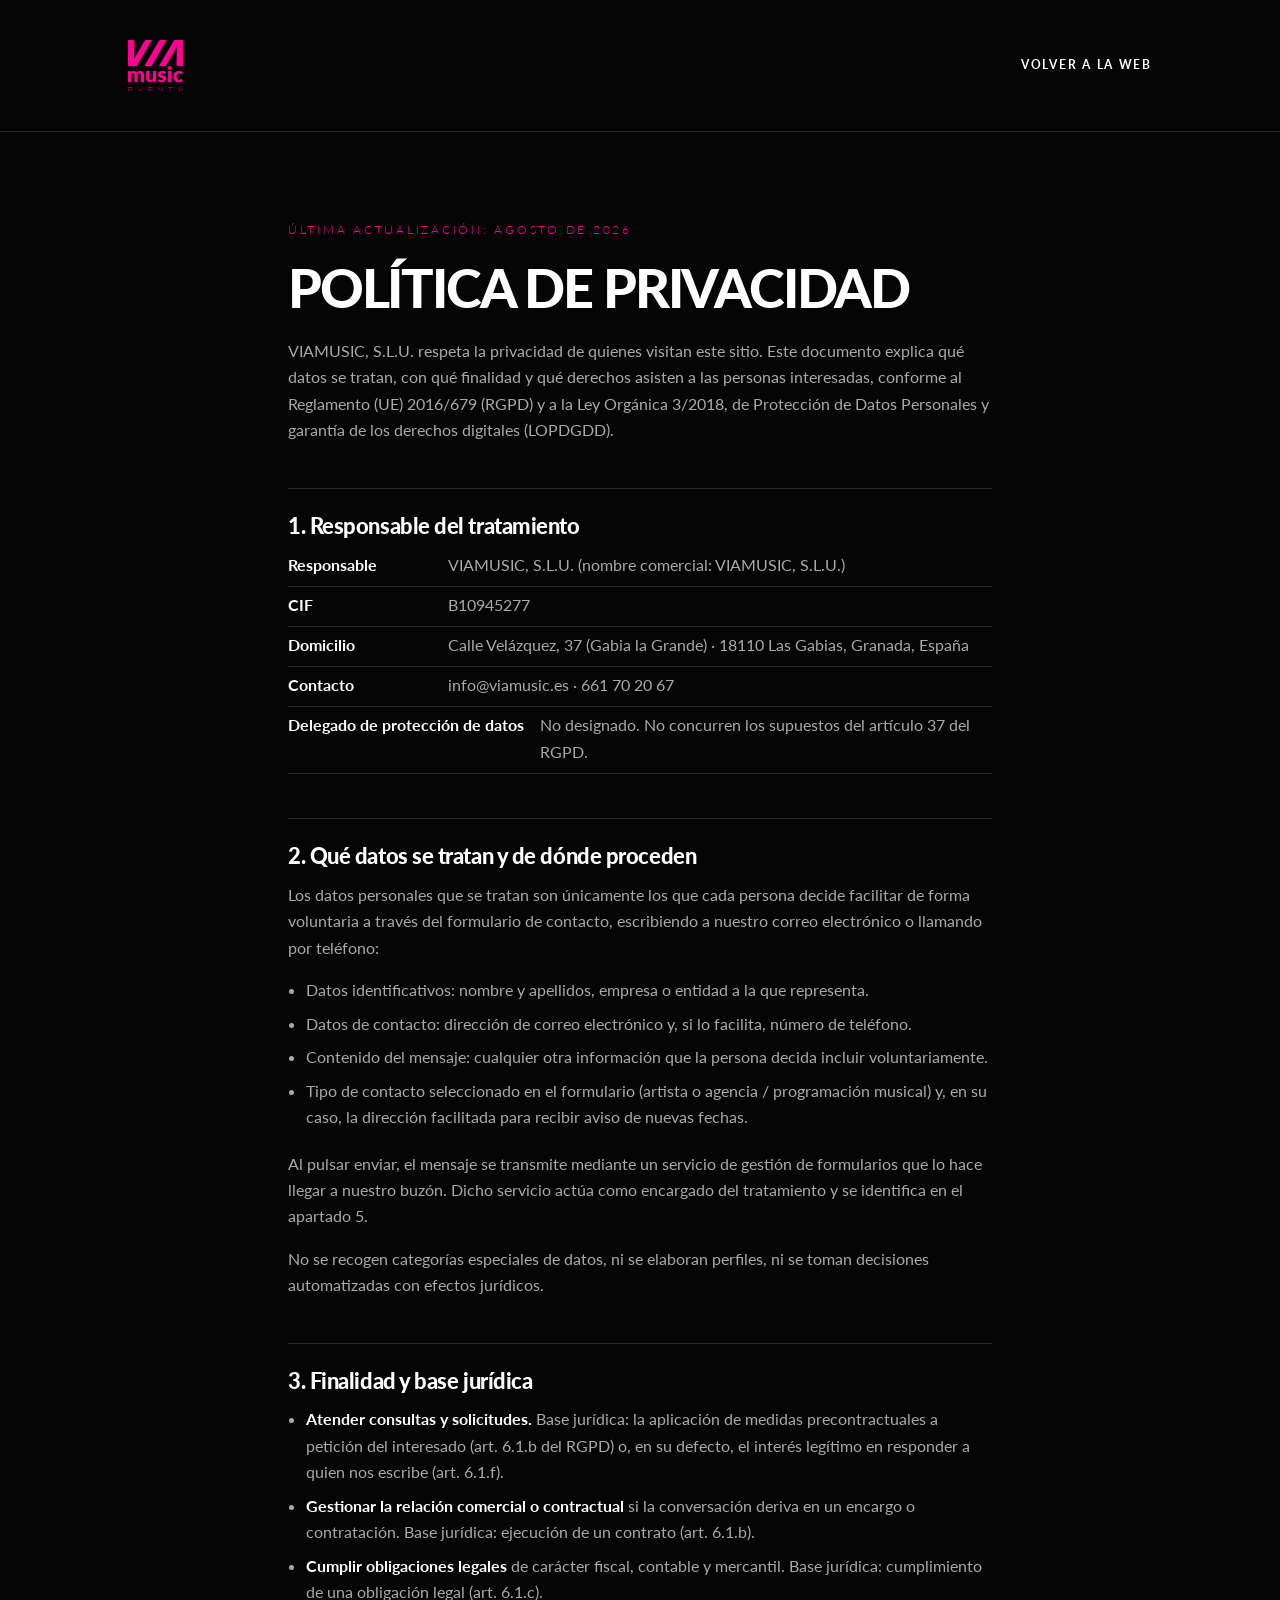
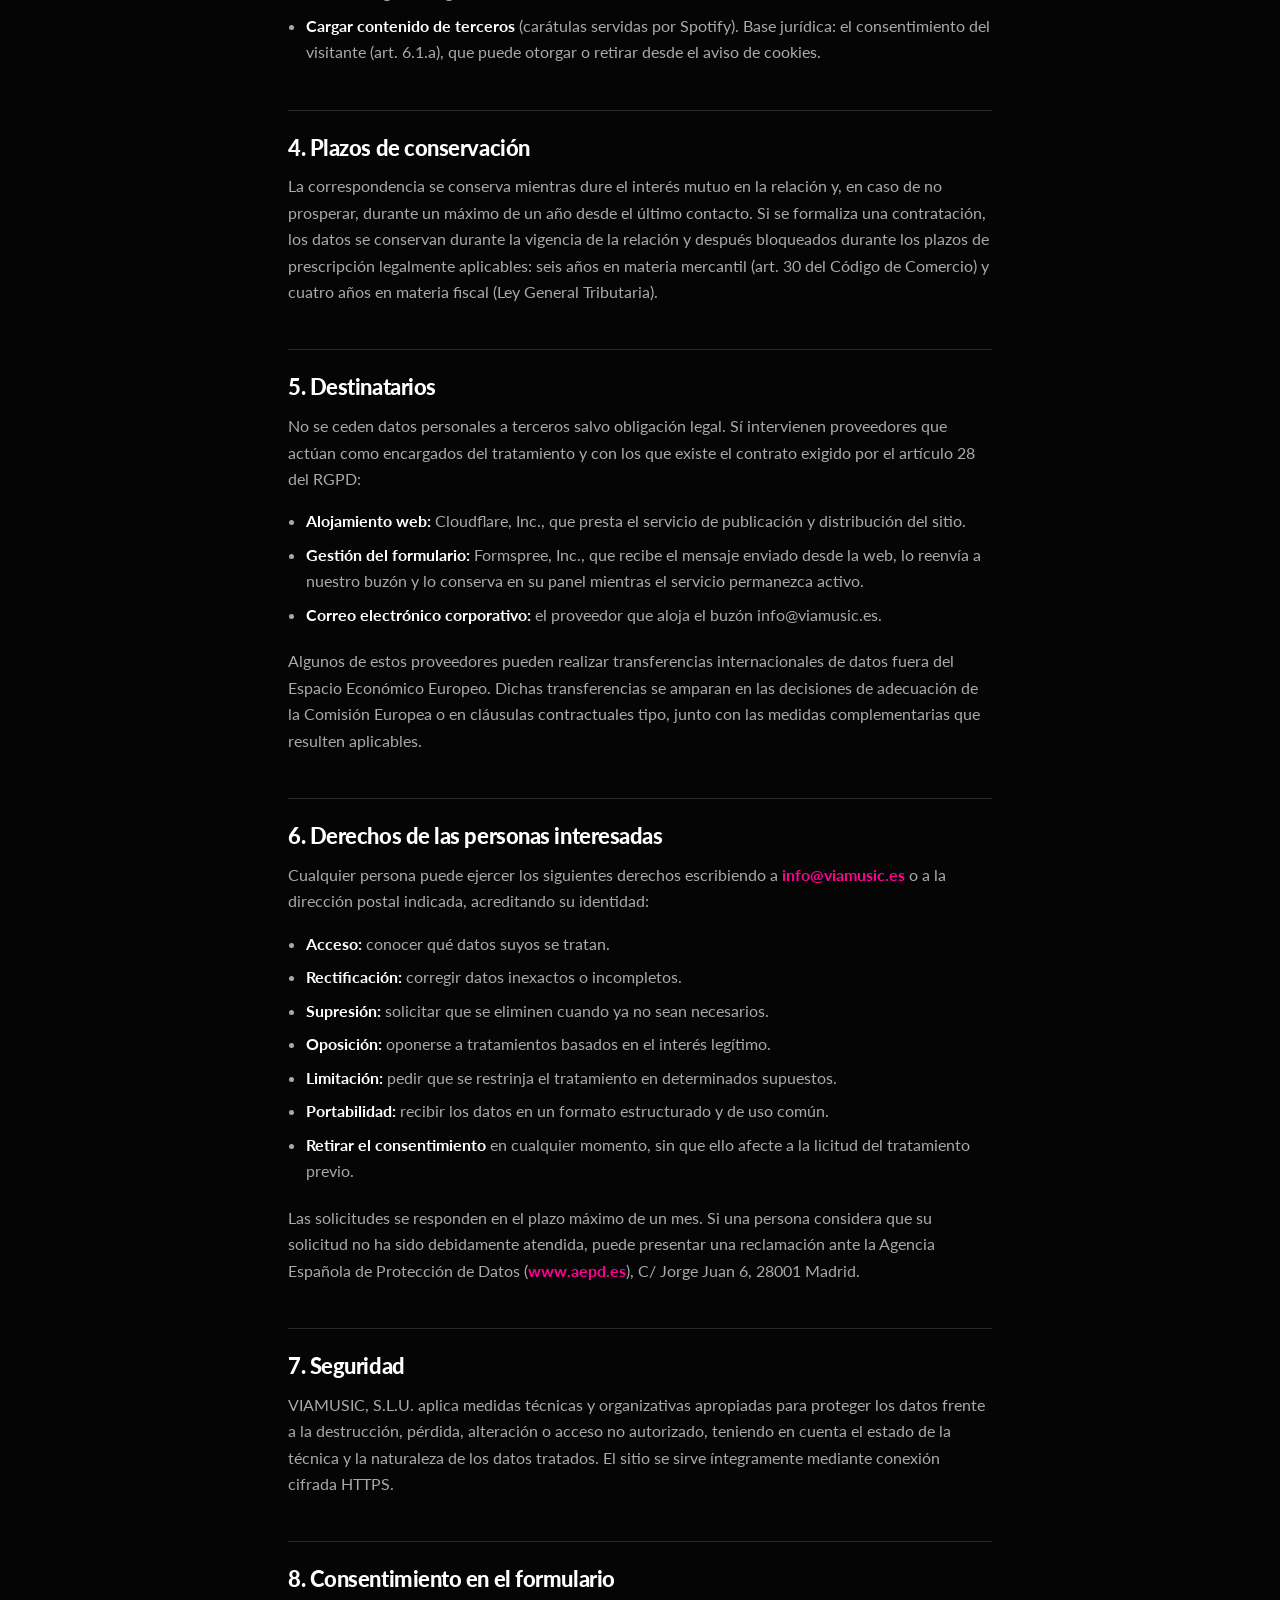
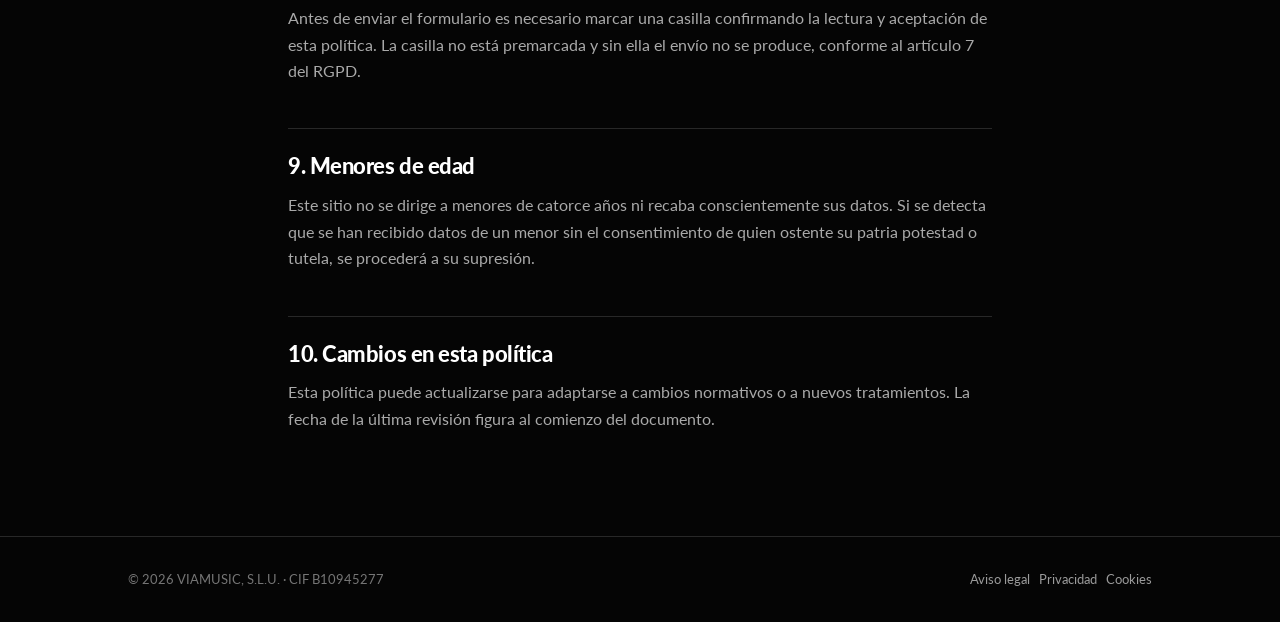
<file: privacidad.html>
<!DOCTYPE html>
<html lang="es">
<head>
<meta charset="utf-8">
<meta name="viewport" content="width=device-width, initial-scale=1, viewport-fit=cover">
<title>Política de privacidad - VIAMUSIC, S.L.U.</title>
<meta name="description" content="Cómo trata VIAMUSIC, S.L.U. los datos personales conforme al RGPD y a la LOPDGDD.">
<meta name="robots" content="noindex, follow">
<meta name="theme-color" content="#050505">
<link rel="icon" href="LOGOTIPO_2_VIA_MUSIC.svg" type="image/svg+xml">
<link rel="preconnect" href="https://fonts.googleapis.com">
<link rel="preconnect" href="https://fonts.gstatic.com" crossorigin>
<link href="https://fonts.googleapis.com/css2?family=Lato:wght@300;400;700;900&display=swap" rel="stylesheet">
<style>
:root{--ink:#050505;--paper:#fff;--fucsia:#FF0092;--on-dark:rgba(255,255,255,.66);
  --rule:rgba(255,255,255,.14);--gutter:clamp(1.25rem,5vw,4rem);--maxw:52rem;
  --ease-out:cubic-bezier(.22,.61,.36,1)}
*,*::before,*::after{box-sizing:border-box}
body{margin:0;background:var(--ink);color:var(--paper);font-family:'Lato',system-ui,sans-serif;
  font-size:1rem;line-height:1.65;-webkit-font-smoothing:antialiased}
::selection{background:var(--fucsia);color:#fff}
a{color:var(--fucsia);text-decoration:none;font-weight:700}
a:hover{text-decoration:underline}
:focus-visible{outline:2px solid var(--fucsia);outline-offset:3px}
.wrap{max-width:var(--maxw);margin-inline:auto;padding-inline:var(--gutter)}
.top{padding-block:clamp(1.5rem,4vw,2.5rem);border-bottom:1px solid var(--rule)}
.top .wrap{display:flex;align-items:center;justify-content:space-between;gap:1.5rem;max-width:72rem}
.brand{height:clamp(2.6rem,4vw,3.2rem);display:block;color:var(--fucsia)}
.brand svg{height:100%;width:auto}
.volver{font-size:.78rem;font-weight:700;letter-spacing:.14em;text-transform:uppercase;color:#fff}
.volver:hover{color:var(--fucsia);text-decoration:none}
main{padding-block:clamp(3rem,8vw,5.5rem)}
h1{font-weight:900;font-size:clamp(2rem,1rem + 3.6vw,3.4rem);line-height:.98;letter-spacing:-.04em;
  text-transform:uppercase;margin:0 0 1.5rem}
h2{font-weight:900;font-size:clamp(1.1rem,1rem + .7vw,1.4rem);line-height:1.2;letter-spacing:-.02em;
  margin:2.75rem 0 .75rem;padding-top:1.5rem;border-top:1px solid var(--rule)}
h3{font-weight:900;font-size:1rem;margin:1.5rem 0 .4rem;letter-spacing:-.01em}
p,li{color:var(--on-dark)}
p{margin:0 0 1rem}
ul{margin:0 0 1.25rem;padding-left:1.1rem}
li{margin-bottom:.45rem}
strong{color:#fff}
.fecha{font-size:.78rem;letter-spacing:.22em;text-transform:uppercase;font-weight:300;
  color:var(--fucsia);margin-bottom:1.25rem}
.datos{list-style:none;padding:0;margin:0 0 1.25rem;display:grid;gap:.3rem}
.datos li{display:grid;grid-template-columns:minmax(9rem,auto) 1fr;gap:1rem;
  padding-bottom:.5rem;border-bottom:1px solid var(--rule);margin:0}
.datos b{color:#fff;font-weight:700}
.pie{border-top:1px solid var(--rule);padding-block:2rem;font-size:.8rem;color:rgba(255,255,255,.45)}
.pie .wrap{display:flex;flex-wrap:wrap;gap:.6rem 1.5rem;justify-content:space-between;max-width:72rem}
.pie a{color:rgba(255,255,255,.6);font-weight:400}
.pie a:hover{color:var(--fucsia)}
.nota{background:rgba(255,0,146,.09);box-shadow:inset 0 0 0 1px rgba(255,0,146,.3);
  padding:1rem 1.15rem;margin-bottom:2rem;font-size:.9rem}
.nota p:last-child{margin-bottom:0}
</style>
</head>
<body>
<header class="top">
  <div class="wrap">
    <a class="brand" href="index.html" aria-label="VIAMUSIC, S.L.U."><svg class="mark " viewBox="109 102 856 796" xmlns="http://www.w3.org/2000/svg" role="img" aria-label="VIAMUSIC, S.L.U."><g> <path fill="currentColor" d="M109.67,757.46v-171.43h31.74c3.2,0,5.87.72,8.02,2.15,2.15,1.43,3.66,3.58,4.55,6.45l2.81,9.26c2.86-2.98,5.84-5.7,8.93-8.18,3.08-2.48,6.42-4.63,10-6.45,3.58-1.82,7.44-3.25,11.57-4.3,4.13-1.05,8.68-1.57,13.64-1.57,10.36,0,18.93,2.67,25.71,8.02,6.78,5.35,11.93,12.48,15.46,21.41,2.86-5.29,6.36-9.81,10.5-13.56,4.13-3.75,8.6-6.78,13.39-9.09,4.79-2.31,9.86-4.02,15.21-5.12,5.34-1.1,10.66-1.65,15.95-1.65,9.81,0,18.52,1.46,26.12,4.38,7.6,2.92,13.97,7.17,19.09,12.73,5.12,5.57,9.01,12.4,11.65,20.5,2.65,8.1,3.97,17.28,3.97,27.53v108.94h-51.25v-108.94c0-17.74-7.6-26.62-22.81-26.62-6.94,0-12.7,2.29-17.28,6.86-4.57,4.57-6.86,11.16-6.86,19.76v108.94h-51.25v-108.94c0-9.81-1.93-16.7-5.79-20.66-3.86-3.97-9.53-5.95-17.03-5.95-4.63,0-9.01,1.05-13.14,3.14-4.13,2.09-8.02,4.91-11.65,8.43v123.99h-51.25Z"/> <path fill="currentColor" d="M442.28,586.03v108.78c0,8.49,1.93,15.04,5.79,19.67,3.86,4.63,9.53,6.94,17.03,6.94,5.62,0,10.88-1.16,15.79-3.47,4.9-2.31,9.67-5.56,14.3-9.75v-122.17h51.25v171.43h-31.74c-6.39,0-10.58-2.86-12.56-8.6l-3.14-9.92c-3.31,3.2-6.72,6.09-10.25,8.68-3.53,2.59-7.3,4.79-11.32,6.61-4.02,1.82-8.35,3.25-12.98,4.3-4.63,1.05-9.7,1.57-15.21,1.57-9.37,0-17.66-1.63-24.88-4.88-7.22-3.25-13.31-7.8-18.27-13.64-4.96-5.84-8.71-12.73-11.24-20.66-2.54-7.94-3.8-16.64-3.8-26.12v-108.78h51.25Z"/> <path fill="currentColor" d="M690.91,623.56c-1.32,2.09-2.73,3.58-4.22,4.46-1.49.88-3.39,1.32-5.7,1.32s-4.85-.52-7.27-1.57c-2.43-1.05-5.04-2.17-7.85-3.39-2.81-1.21-5.98-2.34-9.51-3.39-3.53-1.05-7.55-1.57-12.07-1.57-6.5,0-11.49,1.24-14.96,3.72-3.47,2.48-5.21,5.93-5.21,10.33,0,3.2,1.13,5.84,3.39,7.94,2.26,2.09,5.26,3.94,9.01,5.54,3.75,1.6,7.99,3.12,12.73,4.55,4.74,1.43,9.59,3.03,14.55,4.79,4.96,1.76,9.81,3.83,14.55,6.2,4.74,2.37,8.98,5.29,12.73,8.76,3.75,3.47,6.75,7.69,9.01,12.65,2.26,4.96,3.39,10.91,3.39,17.85,0,8.49-1.54,16.31-4.63,23.47-3.09,7.17-7.69,13.34-13.8,18.52-6.12,5.18-13.67,9.2-22.65,12.07-8.98,2.86-19.32,4.3-31,4.3-5.84,0-11.68-.55-17.52-1.65-5.84-1.1-11.49-2.59-16.94-4.46-5.46-1.87-10.5-4.1-15.13-6.7-4.63-2.59-8.6-5.37-11.9-8.35l11.9-18.85c1.43-2.2,3.14-3.94,5.12-5.21,1.98-1.27,4.57-1.9,7.77-1.9,2.98,0,5.65.66,8.02,1.98,2.37,1.32,4.93,2.76,7.69,4.3,2.75,1.54,5.98,2.98,9.67,4.3,3.69,1.32,8.35,1.98,13.97,1.98,3.97,0,7.33-.41,10.08-1.24,2.75-.83,4.96-1.96,6.61-3.39,1.65-1.43,2.86-3.03,3.64-4.79.77-1.76,1.16-3.58,1.16-5.46,0-3.41-1.16-6.23-3.47-8.43-2.31-2.2-5.35-4.1-9.09-5.7-3.75-1.6-8.02-3.08-12.81-4.46-4.79-1.38-9.67-2.95-14.63-4.71-4.96-1.76-9.84-3.88-14.63-6.36-4.79-2.48-9.07-5.62-12.81-9.42-3.75-3.8-6.78-8.46-9.09-13.97-2.31-5.51-3.47-12.18-3.47-20,0-7.27,1.41-14.19,4.22-20.75,2.81-6.56,7.03-12.32,12.65-17.28,5.62-4.96,12.67-8.9,21.16-11.82,8.49-2.92,18.4-4.38,29.76-4.38,6.17,0,12.15.55,17.94,1.65,5.79,1.1,11.21,2.65,16.28,4.63,5.07,1.98,9.7,4.33,13.89,7.03,4.19,2.7,7.88,5.65,11.08,8.84l-11.57,18.02Z"/> <path fill="currentColor" d="M790.43,539.08c0,4.08-.83,7.91-2.48,11.49-1.65,3.58-3.91,6.72-6.78,9.42-2.87,2.7-6.2,4.85-10,6.45-3.8,1.6-7.85,2.4-12.15,2.4s-8.1-.8-11.74-2.4c-3.64-1.6-6.86-3.75-9.67-6.45-2.81-2.7-5.02-5.84-6.61-9.42-1.6-3.58-2.4-7.41-2.4-11.49s.8-8.1,2.4-11.74c1.6-3.64,3.8-6.83,6.61-9.59,2.81-2.75,6.03-4.9,9.67-6.45,3.64-1.54,7.55-2.31,11.74-2.31s8.35.77,12.15,2.31c3.8,1.54,7.13,3.69,10,6.45,2.86,2.76,5.12,5.95,6.78,9.59s2.48,7.55,2.48,11.74ZM784.47,586.03v171.43h-51.25v-171.43h51.25Z"/> <path fill="currentColor" d="M949.45,626.7c-1.54,1.88-3.03,3.36-4.46,4.46-1.43,1.1-3.47,1.65-6.12,1.65s-4.82-.6-6.86-1.82c-2.04-1.21-4.33-2.56-6.86-4.05-2.54-1.49-5.51-2.84-8.93-4.05-3.42-1.21-7.66-1.82-12.73-1.82-6.28,0-11.71,1.16-16.28,3.47-4.57,2.31-8.35,5.62-11.32,9.92-2.98,4.3-5.18,9.56-6.61,15.79-1.43,6.23-2.15,13.25-2.15,21.08,0,16.42,3.17,29.04,9.51,37.86,6.34,8.82,15.07,13.23,26.2,13.23,5.95,0,10.66-.74,14.13-2.23,3.47-1.49,6.42-3.14,8.84-4.96,2.42-1.82,4.65-3.5,6.7-5.04,2.04-1.54,4.6-2.31,7.69-2.31,4.08,0,7.16,1.49,9.26,4.46l14.88,18.35c-5.29,6.06-10.86,10.99-16.7,14.8-5.84,3.8-11.82,6.78-17.94,8.93-6.12,2.15-12.26,3.64-18.43,4.46-6.17.83-12.18,1.24-18.02,1.24-10.47,0-20.47-1.98-30-5.95-9.53-3.97-17.91-9.73-25.13-17.28-7.22-7.55-12.95-16.83-17.19-27.86-4.24-11.02-6.36-23.58-6.36-37.69,0-12.34,1.84-23.89,5.54-34.63,3.69-10.75,9.15-20.06,16.37-27.94,7.22-7.88,16.14-14.08,26.78-18.6,10.63-4.52,22.95-6.78,36.95-6.78s25.24,2.15,35.38,6.45c10.14,4.3,19.29,10.58,27.44,18.85l-13.56,18.02Z"/> </g> <g> <path fill="currentColor" d="M109.67,102.41h71.15c8.18,0,14.88,1.86,20.08,5.58.05.04.1.07.16.11,7.08,5.13,11.04,13.54,10.76,22.29l-8.9,276.07c2.6-12.27,160.33-283.68,160.33-283.68,3.1-5.06,5.48-9.9,10.88-14.09,5.39-4.18,11.99-6.28,19.8-6.28h88.7l-237.13,406.41H109.67V102.41Z"/> <path fill="currentColor" d="M628.41,102.41h-11.11c-7.81,0-14.41,2.09-19.8,6.28-5.4,4.18-7.97,9-10.88,14.09l-225.26,386.05h95.1c7.81,0,14.41-2.09,19.8-6.28,5.4-4.18,7.77-9.11,10.88-14.09l225.51-386.05h-84.23Z"/> <path fill="currentColor" d="M964.33,508.83h-71.15c-8.18,0-14.88-1.86-20.08-5.58-2.96-2.12-5.44-4.62-7.44-7.52-2.51-3.64-3.7-8.03-3.55-12.44l8.98-278.5c-2.6,12.27-160.33,283.68-160.33,283.68-3.29,5.1-5.48,9.9-10.88,14.09-5.39,4.18-11.99,6.28-19.8,6.28h-88.7s237.13-406.41,237.13-406.41h135.83v406.41Z"/> </g> <path fill="currentColor" d="M891.13,875.28c0,5.87,3.53,10.81,10.6,14.83,7.07,4.02,15.73,6.03,25.99,6.03s18.53-1.11,24.97-3.33c7.75-2.68,11.63-6.61,11.63-11.8s-3.31-9.32-9.92-11.71c-3.76-1.37-11.09-2.79-21.98-4.27l-8.47-1.2c-10.32-1.48-17.16-2.79-20.52-3.93-5.02-1.71-7.52-4.19-7.52-7.44,0-3.08,2.96-5.58,8.89-7.52,5.93-1.94,13.57-2.91,22.92-2.91,8.61,0,16.06,1.6,22.36,4.79,6.3,3.19,9.45,6.98,9.45,11.37,0,1.6.8,2.39,2.39,2.39s2.39-.8,2.39-2.39c0-5.87-3.53-10.81-10.6-14.83-7.07-4.02-15.73-6.03-25.99-6.03s-18.53,1.11-24.97,3.33c-7.75,2.68-11.63,6.61-11.63,11.8s3.45,9.34,10.35,11.8c3.31,1.14,10.6,2.56,21.89,4.27l4.02.6,4.36.6c10.43,1.42,17.36,2.74,20.78,3.93,4.67,1.6,7.01,4.05,7.01,7.35,0,3.08-2.96,5.58-8.89,7.52-5.93,1.94-13.57,2.91-22.92,2.91-8.61,0-16.06-1.6-22.36-4.79-6.3-3.19-9.45-6.98-9.45-11.37,0-1.6-.8-2.39-2.39-2.39s-2.39.8-2.39,2.39h0ZM805.62,838.7h-68.41c-1.6,0-2.39.8-2.39,2.39s.8,2.39,2.39,2.39h31.81v48.89c0,1.6.8,2.39,2.39,2.39s2.39-.8,2.39-2.39v-48.89h31.81c1.6,0,2.39-.8,2.39-2.39s-.8-2.39-2.39-2.39h0ZM649.83,839.21c-1.6,0-2.39.8-2.39,2.39v46.5l-68.41-51.28v56.07c0,1.54.8,2.31,2.39,2.31s2.39-.77,2.39-2.31v-46.58l68.41,51.28v-55.98c0-1.6-.8-2.39-2.39-2.39h0ZM492.92,869.12c1.6,0,2.39-.8,2.39-2.39s-.8-2.39-2.39-2.39h-66.01v-20.86h66.01c1.6,0,2.39-.8,2.39-2.39s-.8-2.39-2.39-2.39h-70.8v56.07h70.8c1.6,0,2.39-.8,2.39-2.39s-.8-2.39-2.39-2.39h-66.01v-20.86h66.01ZM336.78,839.12c-.91,0-1.6.37-2.05,1.11l-32.15,48.29-32.24-48.29c-.46-.74-1.14-1.11-2.05-1.11-1.6,0-2.39.83-2.39,2.48,0,.46.14.88.43,1.28l36.26,54.27,36.17-54.27c.29-.4.43-.85.43-1.37,0-1.6-.8-2.39-2.39-2.39h0ZM180.47,869.12c1.6,0,2.39-.8,2.39-2.39s-.8-2.39-2.39-2.39h-66.01v-20.86h66.01c1.6,0,2.39-.8,2.39-2.39s-.8-2.39-2.39-2.39h-70.8v56.07h70.8c1.6,0,2.39-.8,2.39-2.39s-.8-2.39-2.39-2.39h-66.01v-20.86h66.01Z"/></svg></a>
    <a class="volver" href="index.html">Volver a la web</a>
  </div>
</header>
<main>
  <div class="wrap">
    <p class="fecha">Última actualización: agosto de 2026</p>

<h1>Política de privacidad</h1>

<p>VIAMUSIC, S.L.U. respeta la privacidad de quienes visitan este sitio. Este documento explica qué datos se tratan, con qué finalidad y qué derechos asisten a las personas interesadas, conforme al Reglamento (UE) 2016/679 (RGPD) y a la Ley Orgánica 3/2018, de Protección de Datos Personales y garantía de los derechos digitales (LOPDGDD).</p>

<h2>1. Responsable del tratamiento</h2>
<ul class="datos">
  <li><b>Responsable</b><span>VIAMUSIC, S.L.U. (nombre comercial: VIAMUSIC, S.L.U.)</span></li>
  <li><b>CIF</b><span>B10945277</span></li>
  <li><b>Domicilio</b><span>Calle Velázquez, 37 (Gabia la Grande) · 18110 Las Gabias, Granada, España</span></li>
  <li><b>Contacto</b><span>info@viamusic.es · 661 70 20 67</span></li>
  <li><b>Delegado de protección de datos</b><span>No designado. No concurren los supuestos del artículo 37 del RGPD.</span></li>
</ul>

<h2>2. Qué datos se tratan y de dónde proceden</h2>
<p>Los datos personales que se tratan son únicamente los que cada persona decide facilitar de forma voluntaria a través del formulario de contacto, escribiendo a nuestro correo electrónico o llamando por teléfono:</p>
<ul>
  <li>Datos identificativos: nombre y apellidos, empresa o entidad a la que representa.</li>
  <li>Datos de contacto: dirección de correo electrónico y, si lo facilita, número de teléfono.</li>
  <li>Contenido del mensaje: cualquier otra información que la persona decida incluir voluntariamente.</li>
  <li>Tipo de contacto seleccionado en el formulario (artista o agencia / programación musical) y, en su caso, la dirección facilitada para recibir aviso de nuevas fechas.</li>
</ul>
<p>Al pulsar enviar, el mensaje se transmite mediante un servicio de gestión de formularios que lo hace llegar a nuestro buzón. Dicho servicio actúa como encargado del tratamiento y se identifica en el apartado 5.</p>
<p>No se recogen categorías especiales de datos, ni se elaboran perfiles, ni se toman decisiones automatizadas con efectos jurídicos.</p>

<h2>3. Finalidad y base jurídica</h2>
<ul>
  <li><strong>Atender consultas y solicitudes.</strong> Base jurídica: la aplicación de medidas precontractuales a petición del interesado (art. 6.1.b del RGPD) o, en su defecto, el interés legítimo en responder a quien nos escribe (art. 6.1.f).</li>
  <li><strong>Gestionar la relación comercial o contractual</strong> si la conversación deriva en un encargo o contratación. Base jurídica: ejecución de un contrato (art. 6.1.b).</li>
  <li><strong>Cumplir obligaciones legales</strong> de carácter fiscal, contable y mercantil. Base jurídica: cumplimiento de una obligación legal (art. 6.1.c).</li>
  <li><strong>Cargar contenido de terceros</strong> (carátulas servidas por Spotify). Base jurídica: el consentimiento del visitante (art. 6.1.a), que puede otorgar o retirar desde el aviso de cookies.</li>
</ul>

<h2>4. Plazos de conservación</h2>
<p>La correspondencia se conserva mientras dure el interés mutuo en la relación y, en caso de no prosperar, durante un máximo de un año desde el último contacto. Si se formaliza una contratación, los datos se conservan durante la vigencia de la relación y después bloqueados durante los plazos de prescripción legalmente aplicables: seis años en materia mercantil (art. 30 del Código de Comercio) y cuatro años en materia fiscal (Ley General Tributaria).</p>

<h2>5. Destinatarios</h2>
<p>No se ceden datos personales a terceros salvo obligación legal. Sí intervienen proveedores que actúan como encargados del tratamiento y con los que existe el contrato exigido por el artículo 28 del RGPD:</p>
<ul>
  <li><strong>Alojamiento web:</strong> Cloudflare, Inc., que presta el servicio de publicación y distribución del sitio.</li>
  <li><strong>Gestión del formulario:</strong> Formspree, Inc., que recibe el mensaje enviado desde la web, lo reenvía a nuestro buzón y lo conserva en su panel mientras el servicio permanezca activo.</li>
  <li><strong>Correo electrónico corporativo:</strong> el proveedor que aloja el buzón info@viamusic.es.</li>
</ul>
<p>Algunos de estos proveedores pueden realizar transferencias internacionales de datos fuera del Espacio Económico Europeo. Dichas transferencias se amparan en las decisiones de adecuación de la Comisión Europea o en cláusulas contractuales tipo, junto con las medidas complementarias que resulten aplicables.</p>

<h2>6. Derechos de las personas interesadas</h2>
<p>Cualquier persona puede ejercer los siguientes derechos escribiendo a <a href="mailto:info@viamusic.es">info@viamusic.es</a> o a la dirección postal indicada, acreditando su identidad:</p>
<ul>
  <li><strong>Acceso:</strong> conocer qué datos suyos se tratan.</li>
  <li><strong>Rectificación:</strong> corregir datos inexactos o incompletos.</li>
  <li><strong>Supresión:</strong> solicitar que se eliminen cuando ya no sean necesarios.</li>
  <li><strong>Oposición:</strong> oponerse a tratamientos basados en el interés legítimo.</li>
  <li><strong>Limitación:</strong> pedir que se restrinja el tratamiento en determinados supuestos.</li>
  <li><strong>Portabilidad:</strong> recibir los datos en un formato estructurado y de uso común.</li>
  <li><strong>Retirar el consentimiento</strong> en cualquier momento, sin que ello afecte a la licitud del tratamiento previo.</li>
</ul>
<p>Las solicitudes se responden en el plazo máximo de un mes. Si una persona considera que su solicitud no ha sido debidamente atendida, puede presentar una reclamación ante la Agencia Española de Protección de Datos (<a href="https://www.aepd.es" target="_blank" rel="noopener">www.aepd.es</a>), C/ Jorge Juan 6, 28001 Madrid.</p>

<h2>7. Seguridad</h2>
<p>VIAMUSIC, S.L.U. aplica medidas técnicas y organizativas apropiadas para proteger los datos frente a la destrucción, pérdida, alteración o acceso no autorizado, teniendo en cuenta el estado de la técnica y la naturaleza de los datos tratados. El sitio se sirve íntegramente mediante conexión cifrada HTTPS.</p>

<h2>8. Consentimiento en el formulario</h2>
<p>Antes de enviar el formulario es necesario marcar una casilla confirmando la lectura y aceptación de esta política. La casilla no está premarcada y sin ella el envío no se produce, conforme al artículo 7 del RGPD.</p>

<h2>9. Menores de edad</h2>
<p>Este sitio no se dirige a menores de catorce años ni recaba conscientemente sus datos. Si se detecta que se han recibido datos de un menor sin el consentimiento de quien ostente su patria potestad o tutela, se procederá a su supresión.</p>

<h2>10. Cambios en esta política</h2>
<p>Esta política puede actualizarse para adaptarse a cambios normativos o a nuevos tratamientos. La fecha de la última revisión figura al comienzo del documento.</p>
  </div>
</main>
<footer class="pie">
  <div class="wrap">
    <span>© 2026 VIAMUSIC, S.L.U. · CIF B10945277</span>
    <span><a href="aviso-legal.html">Aviso legal</a> &nbsp; <a href="privacidad.html">Privacidad</a> &nbsp; <a href="cookies.html">Cookies</a></span>
  </div>
</footer>
</body>
</html>
</file>
